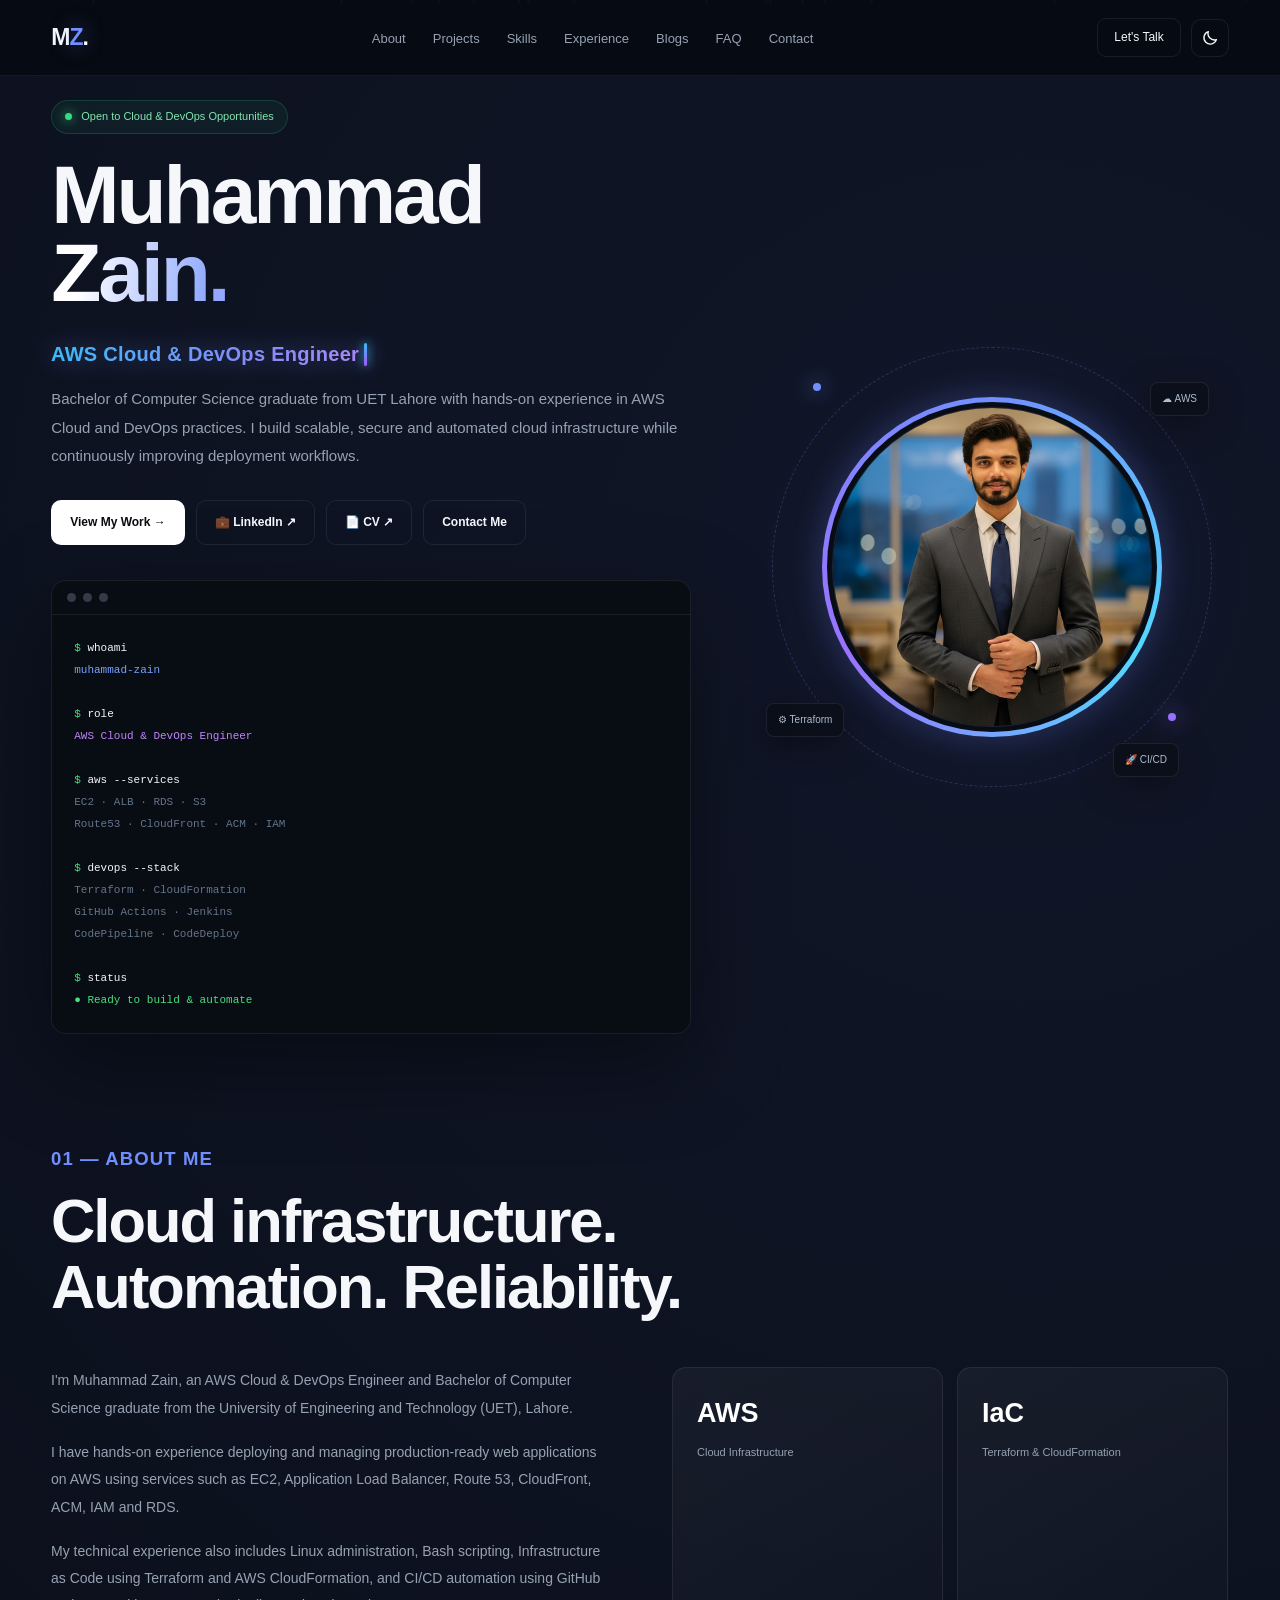
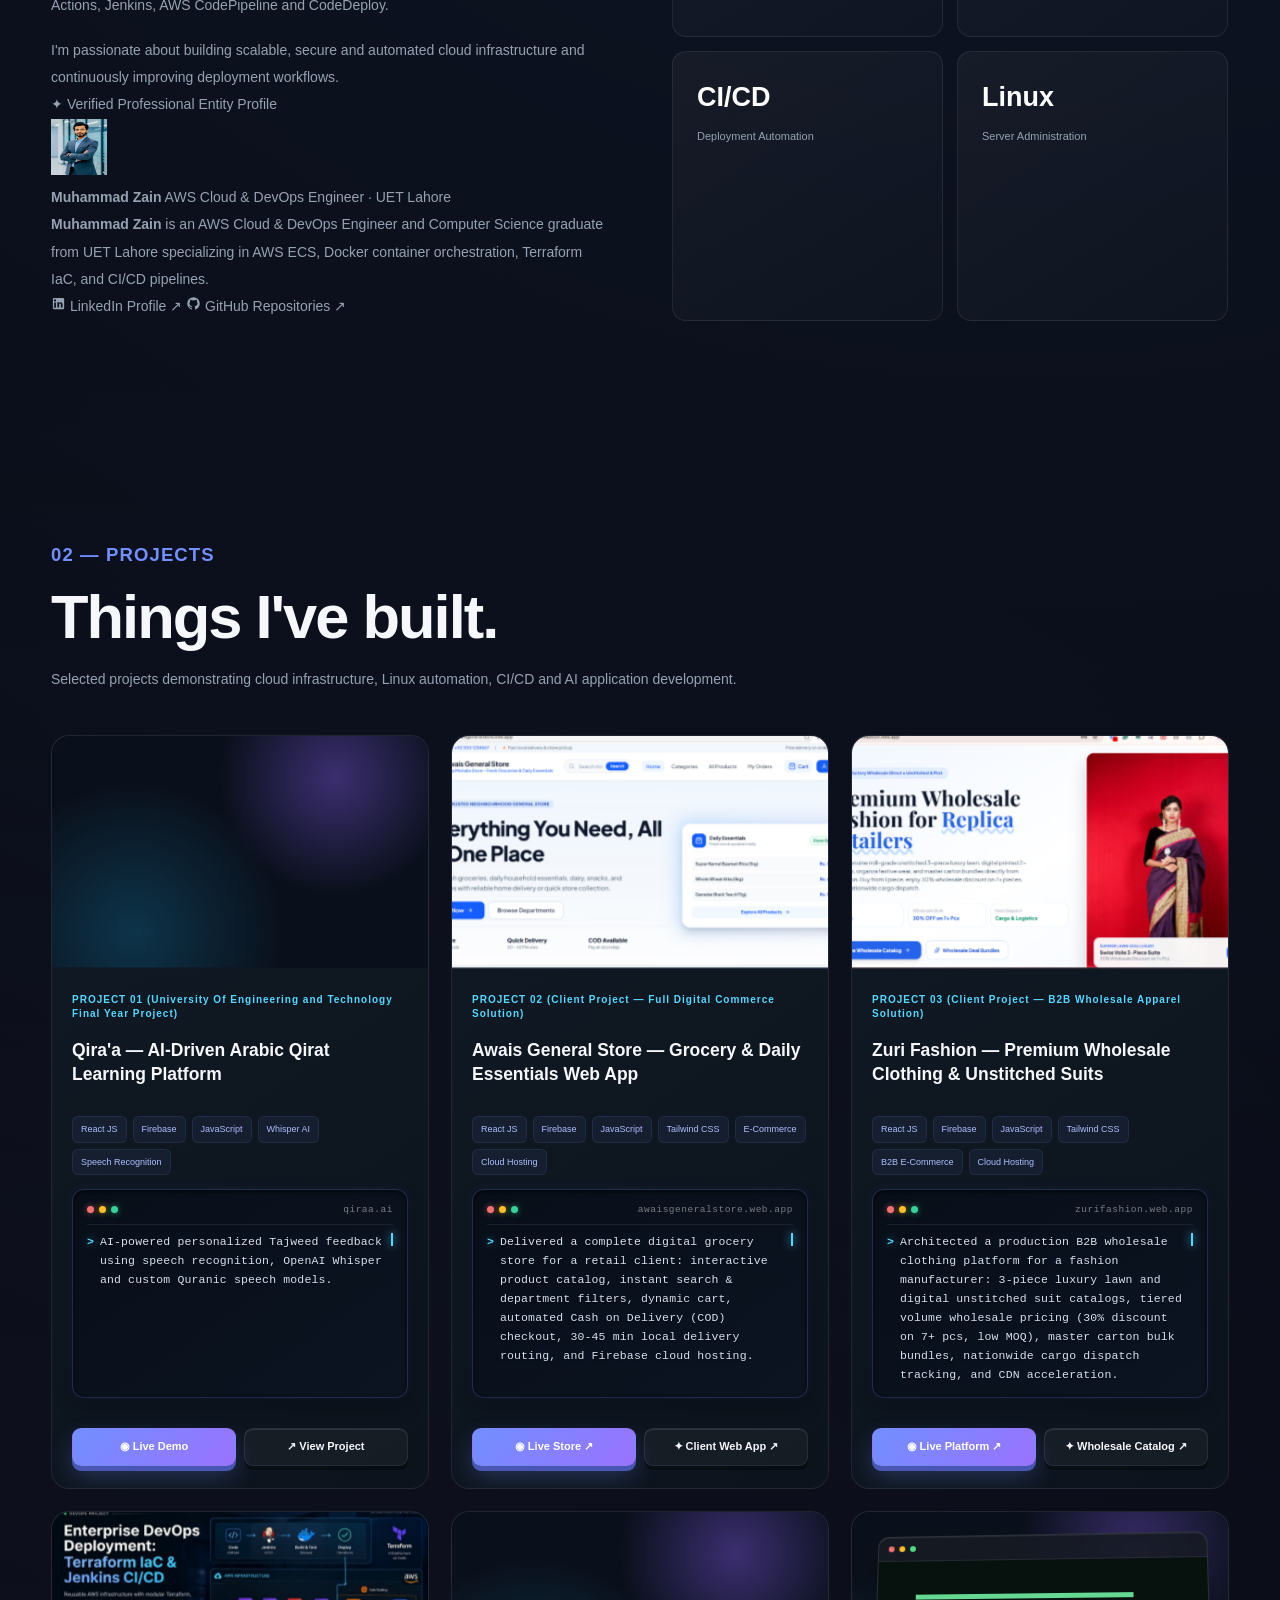
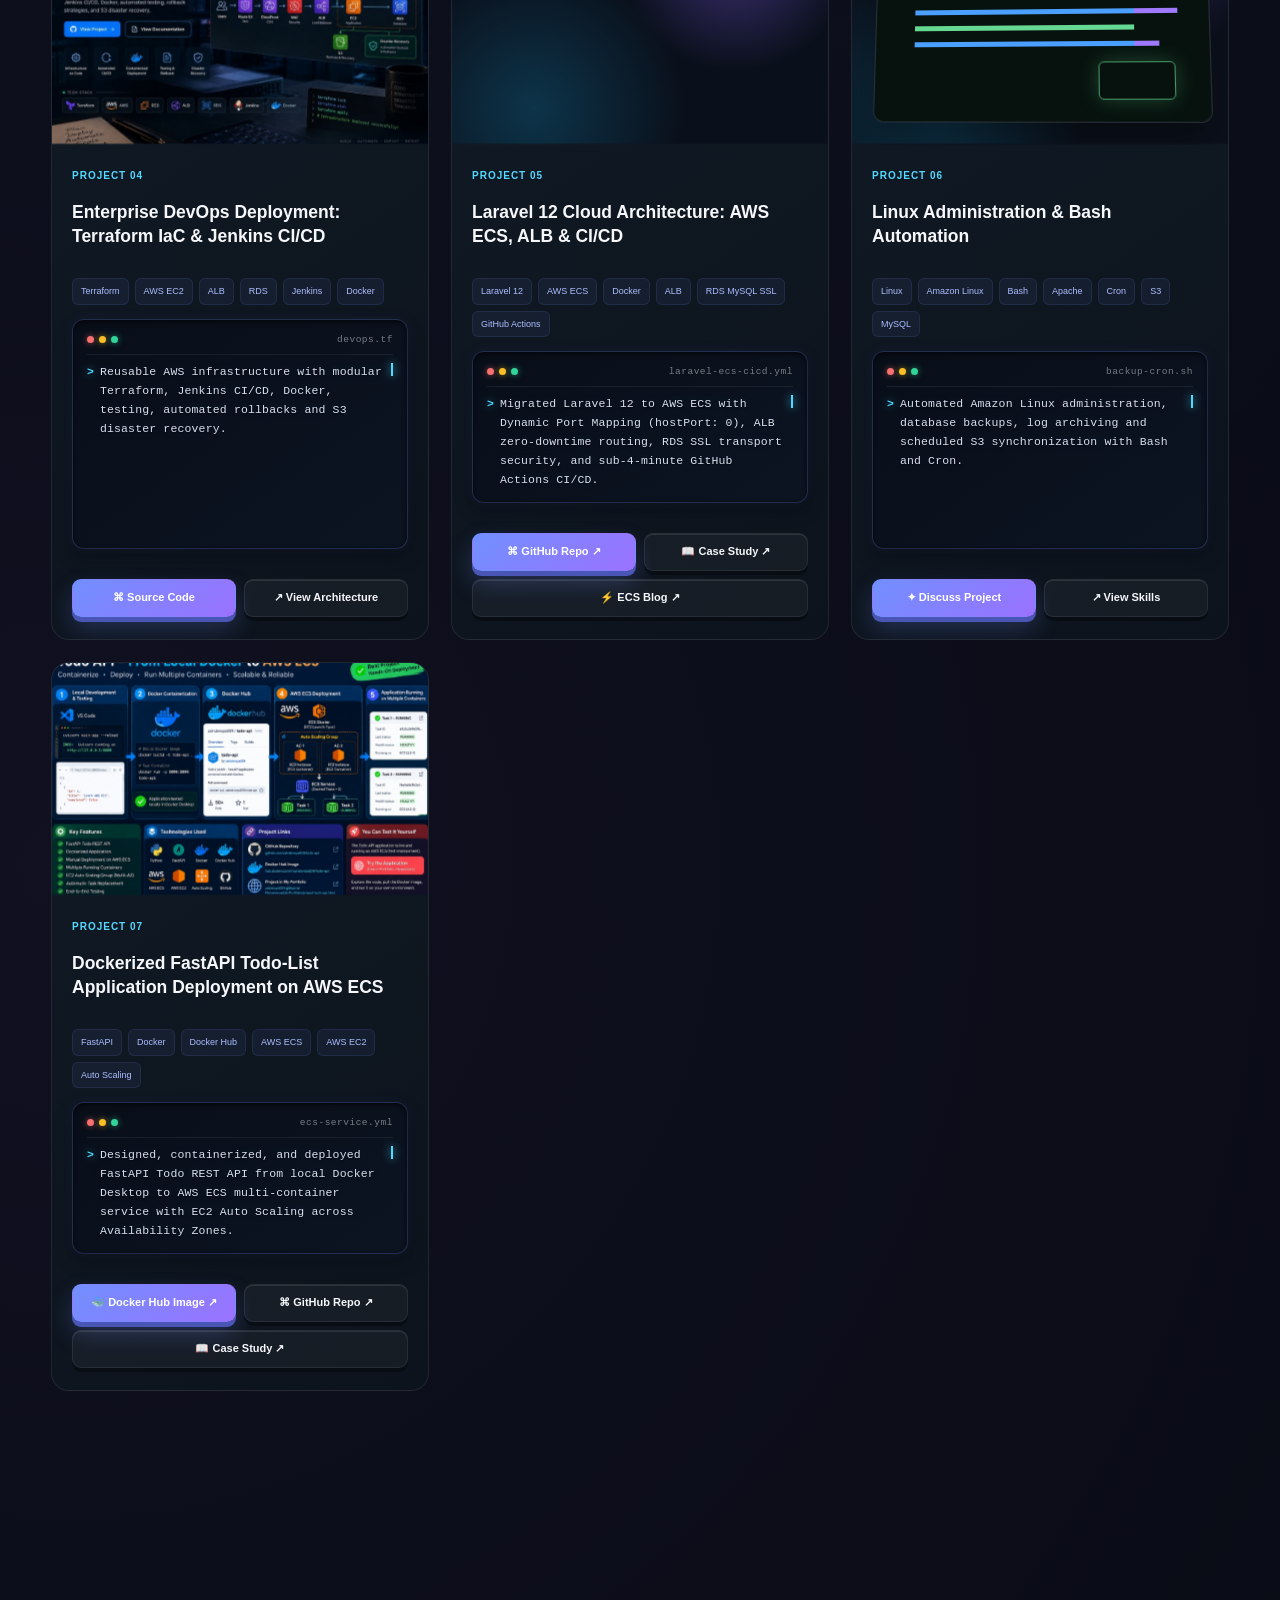
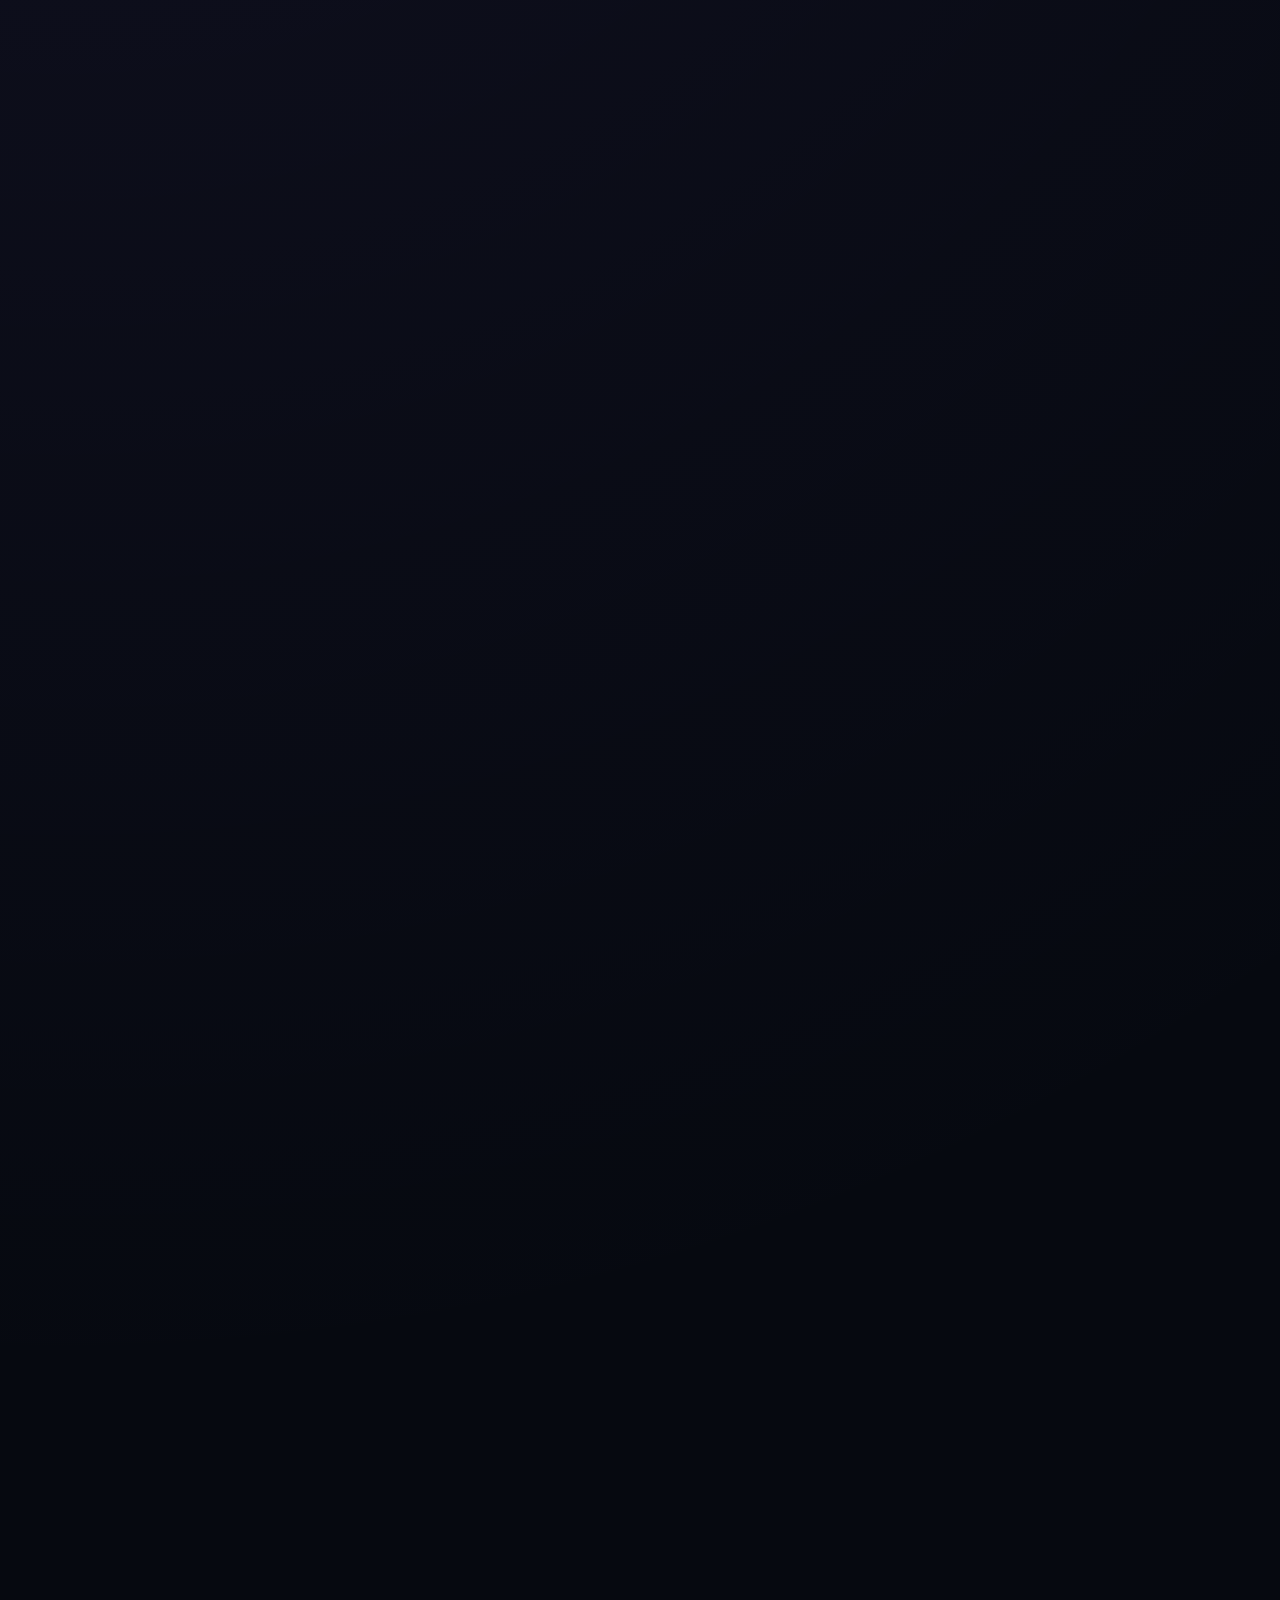
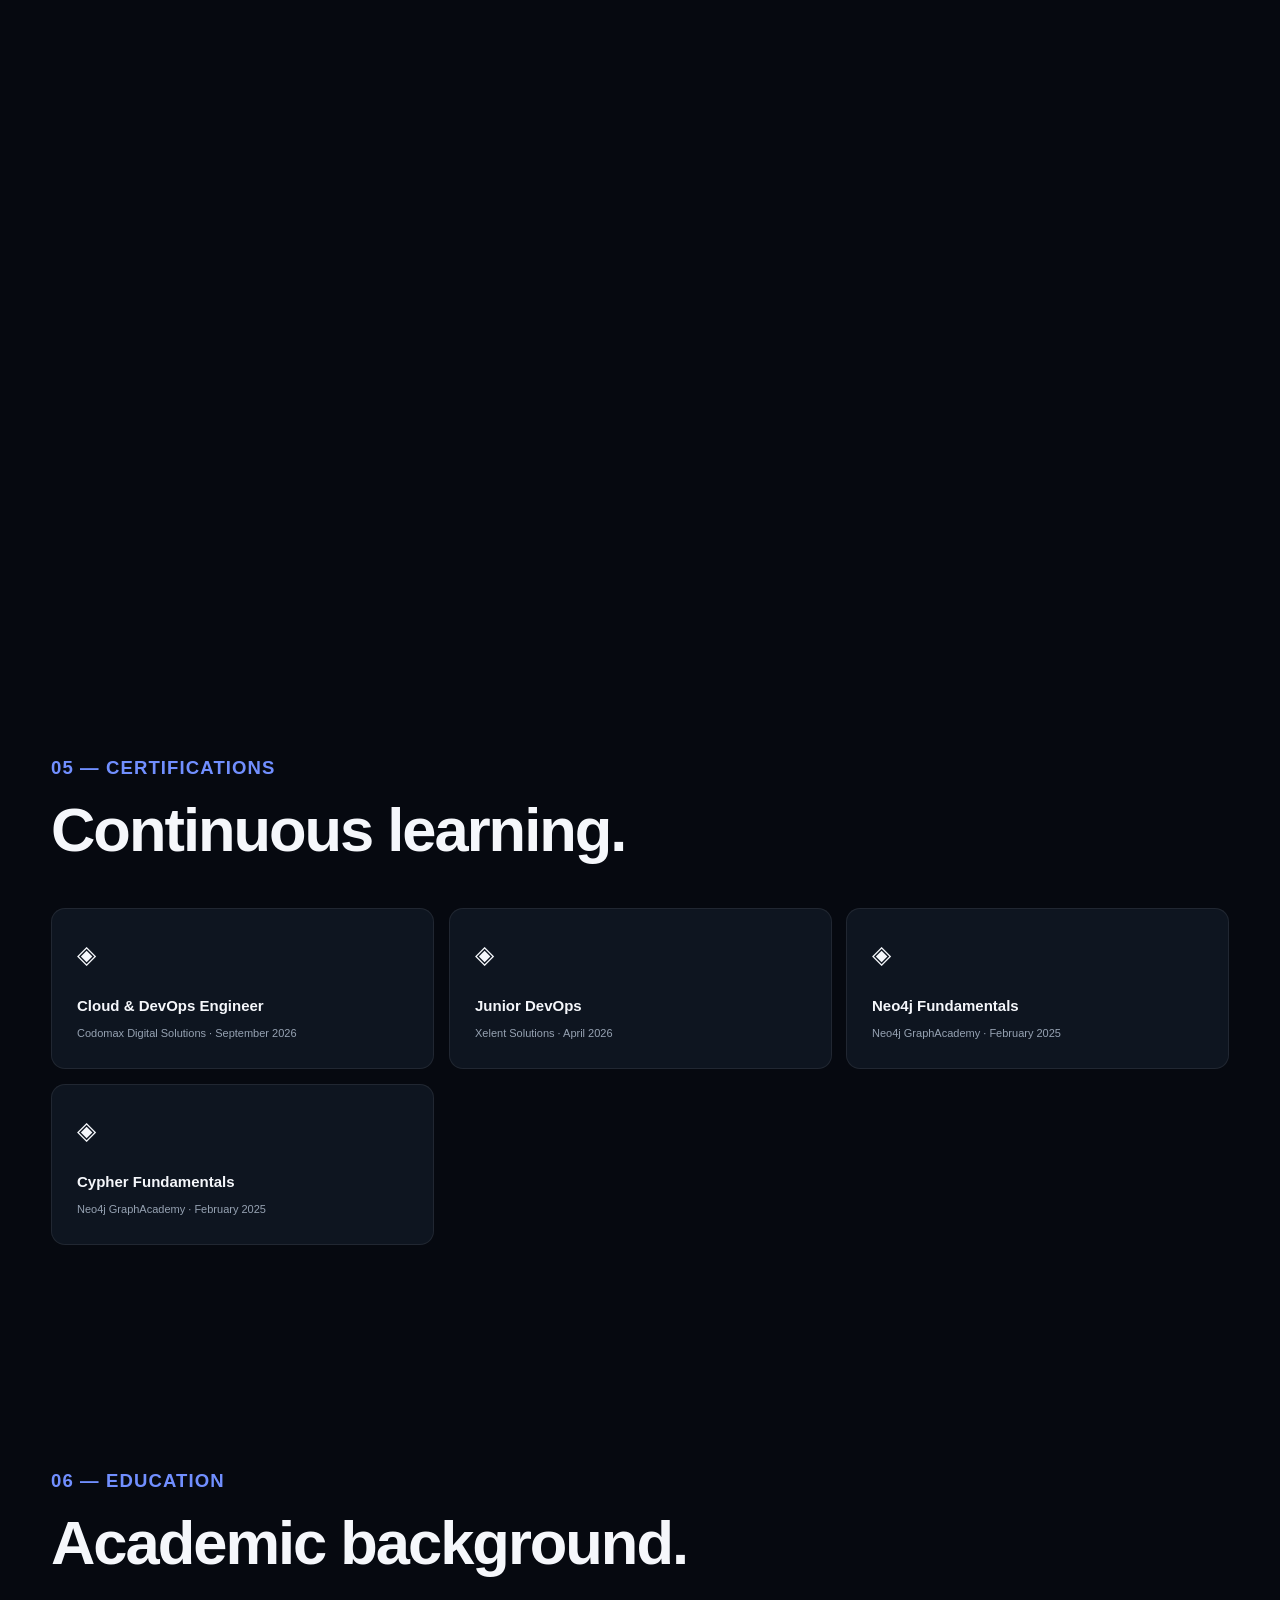
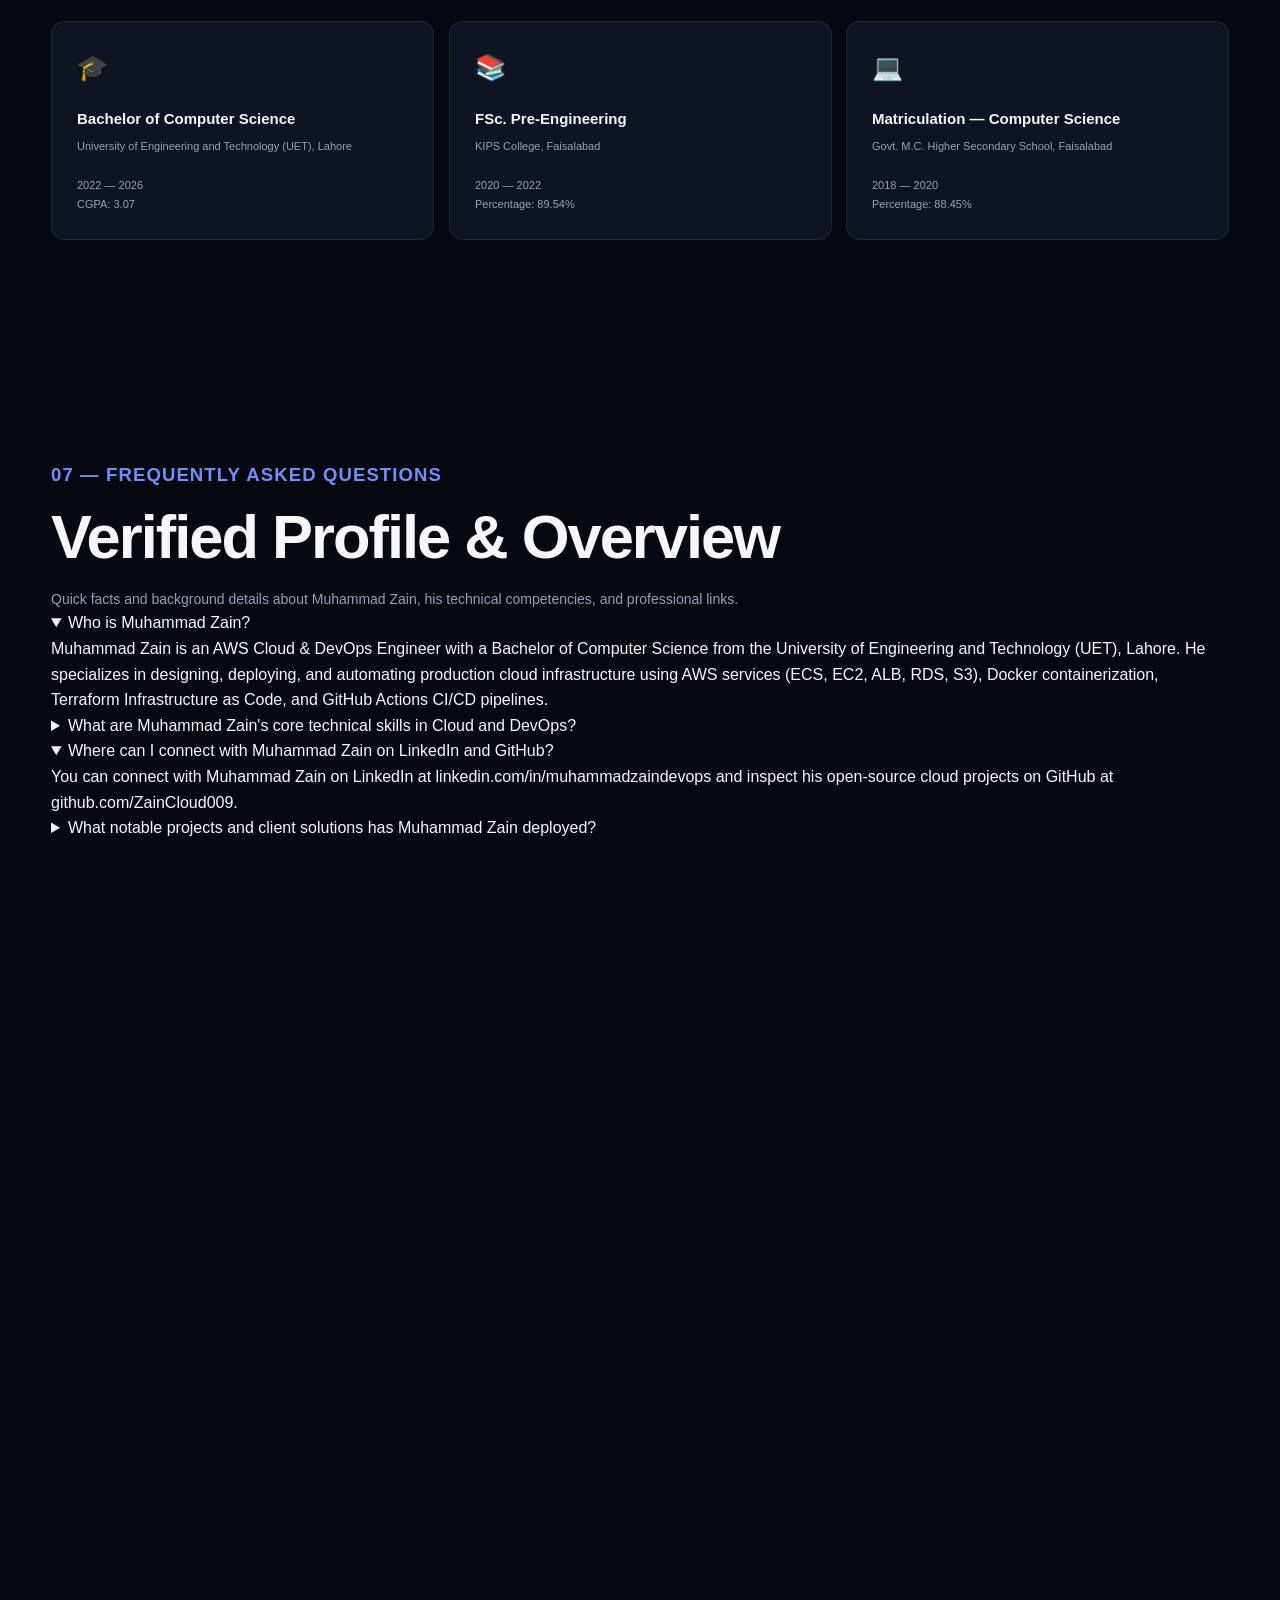
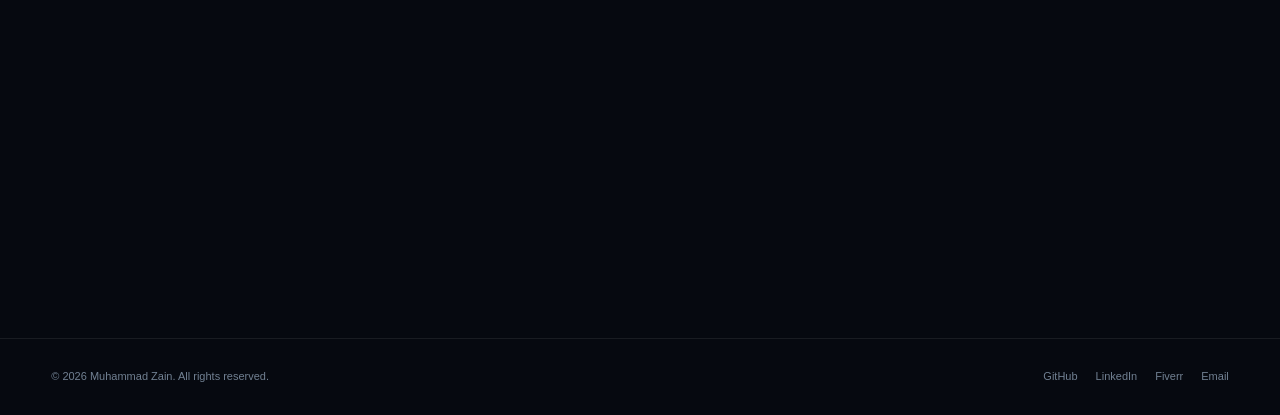
<file: index.html>
<!DOCTYPE html>
<html lang="en">
<head>

<!-- PRIMARY METADATA -->
<meta charset="UTF-8">
<meta name="viewport" content="width=device-width, initial-scale=1.0">
<meta name="theme-color" content="#060910">
<meta name="author" content="Muhammad Zain">
<meta name="robots" content="index, follow, max-snippet:-1, max-image-preview:large, max-video-preview:-1">
<meta name="googlebot" content="index, follow, max-snippet:-1, max-image-preview:large, max-video-preview:-1">

<title>Muhammad Zain | AWS Cloud & DevOps Engineer Portfolio</title>
<meta name="title" content="Muhammad Zain | AWS Cloud & DevOps Engineer Portfolio">
<meta name="description" content="Official portfolio of Muhammad Zain — AWS Cloud & DevOps Engineer. Specializing in AWS ECS, EC2, ALB, RDS, Docker container orchestration, Terraform IaC, Linux automation, and GitHub Actions CI/CD. Connect on LinkedIn: /in/muhammadzaindevops">
<meta name="keywords" content="Muhammad Zain, Muhammad Zain Portfolio, Muhammad Zain DevOps, Muhammad Zain AWS, Muhammad Zain Cloud Engineer, Muhammad Zain LinkedIn, Muhammad Zain GitHub, AWS ECS, Terraform IaC, Docker, CI/CD, UET Lahore">

<link rel="canonical" href="https://zaincloud009.github.io/MuhammadZainPortfolio/">

<!-- LLM & AI OVERVIEW DISCOVERY (llmstxt.org) -->
<link rel="alternate" type="text/markdown" href="https://zaincloud009.github.io/MuhammadZainPortfolio/llms.txt" title="LLM Context">

<!-- SITE ICONS & FAVICONS (GOOGLE SEARCH COMPLIANT) -->
<link rel="icon" type="image/png" sizes="48x48" href="https://zaincloud009.github.io/MuhammadZainPortfolio/favicon-48.png">
<link rel="icon" type="image/png" sizes="96x96" href="https://zaincloud009.github.io/MuhammadZainPortfolio/favicon-96.png">
<link rel="icon" type="image/png" sizes="192x192" href="https://zaincloud009.github.io/MuhammadZainPortfolio/favicon-192.png">
<link rel="icon" type="image/x-icon" href="https://zaincloud009.github.io/MuhammadZainPortfolio/favicon.ico">
<link rel="icon" type="image/png" sizes="32x32" href="https://zaincloud009.github.io/MuhammadZainPortfolio/favicon-32.png">
<link rel="shortcut icon" href="https://zaincloud009.github.io/MuhammadZainPortfolio/favicon.ico">
<link rel="apple-touch-icon" sizes="180x180" href="https://zaincloud009.github.io/MuhammadZainPortfolio/apple-touch-icon.png">

<!-- OPEN GRAPH / FACEBOOK / LINKEDIN -->
<meta property="og:type" content="profile">
<meta property="og:locale" content="en_US">
<meta property="og:url" content="https://zaincloud009.github.io/MuhammadZainPortfolio/">
<meta property="og:site_name" content="Muhammad Zain | AWS Cloud & DevOps Engineer">
<meta property="og:title" content="Muhammad Zain | AWS Cloud & DevOps Engineer Portfolio">
<meta property="og:description" content="Official portfolio of Muhammad Zain, AWS Cloud & DevOps Engineer and UET Lahore Computer Science graduate. Specializing in AWS ECS, Docker container orchestration, Terraform IaC, and automated CI/CD pipelines.">
<meta property="og:image" content="https://zaincloud009.github.io/MuhammadZainPortfolio/images/muhammadzain.png">
<meta property="og:image:secure_url" content="https://zaincloud009.github.io/MuhammadZainPortfolio/images/muhammadzain.png">
<meta property="og:image:type" content="image/png">
<meta property="og:image:width" content="584">
<meta property="og:image:height" content="800">
<meta property="og:image:alt" content="Muhammad Zain - AWS Cloud & DevOps Engineer Portfolio">
<meta property="og:image" content="https://zaincloud009.github.io/MuhammadZainPortfolio/images/muhammadzain-new.jpg">
<meta property="og:image:type" content="image/jpeg">
<meta property="og:image:width" content="747">
<meta property="og:image:height" content="1024">
<meta property="og:image:alt" content="Muhammad Zain Portrait - AWS Cloud & DevOps Engineer">
<meta property="og:image" content="https://zaincloud009.github.io/MuhammadZainPortfolio/images/site-icon.png">
<meta property="og:image:type" content="image/png">
<meta property="og:image:width" content="512">
<meta property="og:image:height" content="512">
<meta property="og:image:alt" content="Muhammad Zain Profile Icon">
<meta property="profile:first_name" content="Muhammad">
<meta property="profile:last_name" content="Zain">
<meta property="profile:username" content="muhammadzaindevops">

<!-- TWITTER CARD -->
<meta name="twitter:card" content="summary_large_image">
<meta name="twitter:url" content="https://zaincloud009.github.io/MuhammadZainPortfolio/">
<meta name="twitter:title" content="Muhammad Zain | AWS Cloud & DevOps Engineer">
<meta name="twitter:description" content="Official portfolio of Muhammad Zain, AWS Cloud & DevOps Engineer. Specializing in AWS ECS, Docker, Terraform IaC, and CI/CD pipelines.">
<meta name="twitter:image" content="https://zaincloud009.github.io/MuhammadZainPortfolio/images/muhammadzain.png">
<meta name="twitter:image:alt" content="Muhammad Zain - AWS Cloud & DevOps Engineer">
<meta name="twitter:creator" content="@ZainCloud009">

<!-- JSON-LD MULTI-ENTITY GRAPH (PERSON, PROFILEPAGE, WEBSITE, FAQPAGE) -->
<script type="application/ld+json">
{
  "@context": "https://schema.org",
  "@graph": [
    {
      "@type": "Person",
      "@id": "https://zaincloud009.github.io/MuhammadZainPortfolio/#person",
      "name": "Muhammad Zain",
      "givenName": "Muhammad",
      "familyName": "Zain",
      "alternateName": [
        "Zain",
        "Muhammad Zain DevOps",
        "Muhammad Zain Cloud",
        "ZainCloud009"
      ],
      "jobTitle": "AWS Cloud & DevOps Engineer",
      "gender": "https://schema.org/Male",
      "nationality": {
        "@type": "Country",
        "name": "Pakistan"
      },
      "url": "https://zaincloud009.github.io/MuhammadZainPortfolio/",
      "image": [
        {
          "@type": "ImageObject",
          "@id": "https://zaincloud009.github.io/MuhammadZainPortfolio/#image-profile",
          "url": "https://zaincloud009.github.io/MuhammadZainPortfolio/images/muhammadzain.png",
          "contentUrl": "https://zaincloud009.github.io/MuhammadZainPortfolio/images/muhammadzain.png",
          "caption": "Muhammad Zain - AWS Cloud & DevOps Engineer",
          "description": "Professional photograph of Muhammad Zain, AWS Cloud & DevOps Engineer and Computer Science graduate from UET Lahore",
          "width": 584,
          "height": 800,
          "representativeOfPage": true
        },
        {
          "@type": "ImageObject",
          "@id": "https://zaincloud009.github.io/MuhammadZainPortfolio/#image-portrait",
          "url": "https://zaincloud009.github.io/MuhammadZainPortfolio/images/muhammadzain-new.jpg",
          "contentUrl": "https://zaincloud009.github.io/MuhammadZainPortfolio/images/muhammadzain-new.jpg",
          "caption": "Muhammad Zain - Professional Portrait",
          "description": "Portrait photograph of Muhammad Zain, AWS Cloud and DevOps Automation Specialist",
          "width": 747,
          "height": 1024
        },
        {
          "@type": "ImageObject",
          "@id": "https://zaincloud009.github.io/MuhammadZainPortfolio/#image-icon",
          "url": "https://zaincloud009.github.io/MuhammadZainPortfolio/images/site-icon.png",
          "contentUrl": "https://zaincloud009.github.io/MuhammadZainPortfolio/images/site-icon.png",
          "caption": "Muhammad Zain Verified Avatar Icon",
          "width": 512,
          "height": 512
        }
      ],
      "description": "Muhammad Zain is an AWS Cloud & DevOps Engineer and Computer Science graduate from UET Lahore, specializing in AWS cloud infrastructure (ECS, EC2, ALB, RDS, S3), Docker container orchestration, Terraform Infrastructure as Code, Linux administration, and CI/CD pipelines.",
      "disambiguatingDescription": "Muhammad Zain is a Pakistani Cloud & DevOps Engineer and UET Lahore Computer Science graduate specializing in AWS cloud architecture, Docker, and CI/CD automation.",
      "email": "mailto:muhammadzain8489@gmail.com",
      "telephone": "+923247474009",
      "sameAs": [
        "https://www.linkedin.com/in/muhammadzaindevops/",
        "https://github.com/ZainCloud009",
        "https://github.com/zaindevops009",
        "https://hub.docker.com/r/zaindevops009",
        "https://www.fiverr.com/users/zain1238/"
      ],
      "alumniOf": {
        "@type": "EducationalOrganization",
        "name": "University of Engineering and Technology (UET), Lahore",
        "url": "https://uet.edu.pk"
      },
      "knowsAbout": [
        "Amazon Web Services (AWS)",
        "AWS Elastic Container Service (ECS)",
        "Docker",
        "Docker Hub",
        "DevOps",
        "Terraform",
        "CI/CD Pipelines",
        "GitHub Actions",
        "Linux Server Administration",
        "Bash Automation",
        "Application Load Balancer (ALB)",
        "AWS RDS MySQL",
        "FastAPI",
        "Python",
        "Laravel"
      ]
    },
    {
      "@type": "WebSite",
      "@id": "https://zaincloud009.github.io/MuhammadZainPortfolio/#website",
      "url": "https://zaincloud009.github.io/MuhammadZainPortfolio/",
      "name": "Muhammad Zain Portfolio",
      "alternateName": [
        "Muhammad Zain",
        "Muhammad Zain DevOps",
        "Muhammad Zain AWS",
        "ZainCloud009"
      ],
      "description": "Official portfolio of Muhammad Zain, AWS Cloud & DevOps Engineer.",
      "publisher": {
        "@id": "https://zaincloud009.github.io/MuhammadZainPortfolio/#person"
      },
      "inLanguage": "en"
    },
    {
      "@type": "ProfilePage",
      "@id": "https://zaincloud009.github.io/MuhammadZainPortfolio/#profilepage",
      "url": "https://zaincloud009.github.io/MuhammadZainPortfolio/",
      "name": "Muhammad Zain — Professional Profile & Cloud Portfolio",
      "isPartOf": {
        "@id": "https://zaincloud009.github.io/MuhammadZainPortfolio/#website"
      },
      "mainEntity": {
        "@id": "https://zaincloud009.github.io/MuhammadZainPortfolio/#person"
      },
      "primaryImageOfPage": {
        "@type": "ImageObject",
        "@id": "https://zaincloud009.github.io/MuhammadZainPortfolio/#image-profile",
        "url": "https://zaincloud009.github.io/MuhammadZainPortfolio/images/muhammadzain.png",
        "contentUrl": "https://zaincloud009.github.io/MuhammadZainPortfolio/images/muhammadzain.png",
        "caption": "Muhammad Zain - AWS Cloud & DevOps Engineer Portfolio",
        "width": 584,
        "height": 800
      }
    },
    {
      "@type": "FAQPage",
      "@id": "https://zaincloud009.github.io/MuhammadZainPortfolio/#faq",
      "mainEntity": [
        {
          "@type": "Question",
          "name": "Who is Muhammad Zain?",
          "acceptedAnswer": {
            "@type": "Answer",
            "text": "Muhammad Zain is an AWS Cloud & DevOps Engineer with a Bachelor of Computer Science from the University of Engineering and Technology (UET), Lahore. He specializes in designing, deploying, and automating production cloud infrastructure using AWS services (ECS, EC2, ALB, RDS, S3), Docker containerization, Terraform Infrastructure as Code, and GitHub Actions CI/CD pipelines."
          }
        },
        {
          "@type": "Question",
          "name": "What are Muhammad Zain's core technical skills in Cloud and DevOps?",
          "acceptedAnswer": {
            "@type": "Answer",
            "text": "Muhammad Zain's core technical skills include AWS Cloud Architecture (ECS EC2 launch type, ALB dynamic port mapping, RDS MySQL SSL, VPC, Route 53, CloudFront), Docker containerization, Docker Hub distribution, Terraform Infrastructure as Code, Linux server administration, Bash automation, and CI/CD pipelines with GitHub Actions."
          }
        },
        {
          "@type": "Question",
          "name": "Where can I connect with Muhammad Zain on LinkedIn and GitHub?",
          "acceptedAnswer": {
            "@type": "Answer",
            "text": "You can connect with Muhammad Zain on LinkedIn at https://www.linkedin.com/in/muhammadzaindevops/ and view his open-source code repositories on GitHub at https://github.com/ZainCloud009."
          }
        },
        {
          "@type": "Question",
          "name": "What notable projects and client solutions has Muhammad Zain deployed?",
          "acceptedAnswer": {
            "@type": "Answer",
            "text": "Muhammad Zain's featured engineering projects include: (1) Awais General Store — end-to-end digital grocery & daily essentials e-commerce web app for a retail client, (2) Zuri Fashion — enterprise B2B wholesale clothing web app with tiered volume pricing and nationwide cargo dispatch, (3) Dockerized FastAPI Todo-List Application deployed on AWS ECS with multi-container Auto Scaling across Availability Zones, (4) Laravel 12 Zero-Downtime Deployment on AWS ECS with dynamic port mapping (hostPort: 0) and ALB routing, and (5) Enterprise DevOps deployment using modular Terraform IaC, Jenkins CI/CD, and S3 disaster recovery."
          }
        }
      ]
    }
  ]
}
</script>

<style>

/* =========================================================
   RESET
========================================================= */

*{
    margin:0;
    padding:0;
    box-sizing:border-box;
}

html{
    scroll-behavior:smooth;
}

:root{
    --bg:#060910;
    --bg2:#0a0f18;
    --card:#0e1520;
    --card2:#101925;

    --border:rgba(255,255,255,.08);

    --text:#f5f7fb;
    --muted:#96a2b2;

    --primary:#718fff;
    --primary2:#9a72ff;

    --cyan:#54d8ff;
    --green:#36dc83;

    --white:#fff;
    --nav-bg:rgba(6,9,16,.82);

    --cursor-x:50%;
    --cursor-y:50%;
}

html[data-theme="light"]{
    --bg:#f5f7ff;
    --bg2:#edf1fb;
    --card:#ffffff;
    --card2:#f7f9ff;
    --border:rgba(31,48,81,.13);
    --text:#172033;
    --muted:#5f6c80;
    --primary:#526ee8;
    --primary2:#815ae8;
    --cyan:#1589b8;
    --green:#18995c;
    --white:#fff;
    --nav-bg:rgba(245,247,255,.84);
}

body{
    font-family:
        Inter,
        -apple-system,
        BlinkMacSystemFont,
        "Segoe UI",
        Roboto,
        Arial,
        sans-serif;

    color:var(--text);

    background:
        radial-gradient(
            circle at 80% 5%,
            rgba(113,143,255,.10),
            transparent 28%
        ),
        radial-gradient(
            circle at 5% 35%,
            rgba(154,114,255,.07),
            transparent 28%
        ),
        var(--bg);

    line-height:1.6;

    overflow-x:hidden;
}

a{
    color:inherit;
    text-decoration:none;
}

button,
a{
    -webkit-tap-highlight-color:transparent;
}

.container{
    width:min(1240px,92%);
    margin:auto;
}

section{
    padding:110px 0;
}

#skills,
#experience,
#certifications,
#education,
#contact,
#blogs{
    content-visibility:auto;
    contain-intrinsic-size:0 500px;
}


/* =========================================================
   CURSOR GLOW (DESKTOP ONLY)
========================================================= */

.cursor-glow{
    position:fixed;
    width:420px;
    height:420px;
    left:0;
    top:0;
    pointer-events:none;
    z-index:0;
    background:
        radial-gradient(
            circle,
            rgba(113,143,255,.12),
            transparent 65%
        );
    transform:translate3d(-500px, -500px, 0);
    will-change:transform;
    backface-visibility:hidden;
}

.cursor-dot{
    position:fixed;
    width:6px;
    height:6px;
    left:0;
    top:0;
    border-radius:50%;
    pointer-events:none;
    z-index:9999;
    background:#fff;
    box-shadow:
        0 0 12px rgba(113,143,255,.9),
        0 0 24px rgba(113,143,255,.5);
    transform:translate3d(-500px, -500px, 0);
    will-change:transform;
    backface-visibility:hidden;
}


/* =========================================================
   BACKGROUND GRID & PARTICLES
========================================================= */

.background-grid{
    position:fixed;
    inset:0;
    pointer-events:none;
    z-index:-2;
    opacity:.20;
    background-image:
        linear-gradient(
            rgba(255,255,255,.035) 1px,
            transparent 1px
        ),
        linear-gradient(
            90deg,
            rgba(255,255,255,.035) 1px,
            transparent 1px
        );
    background-size:55px 55px;
    mask-image:
        linear-gradient(
            to bottom,
            black,
            transparent 85%
        );
}

.particles{
    position:fixed;
    inset:0;
    pointer-events:none;
    z-index:-1;
    overflow:hidden;
}

.particle{
    position:absolute;
    width:3px;
    height:3px;
    border-radius:50%;
    background:rgba(143,166,255,.65);
    box-shadow:0 0 10px rgba(113,143,255,.6);
    animation:particleFloat linear infinite;
    will-change:transform;
}

@keyframes particleFloat{
    from{
        transform:translateY(110vh) translateX(0);
        opacity:0;
    }
    10%{ opacity:1; }
    90%{ opacity:1; }
    to{
        transform:translateY(-10vh) translateX(80px);
        opacity:0;
    }
}


/* =========================================================
   NAVBAR
========================================================= */

nav{
    position:fixed;
    top:0;
    left:0;
    right:0;
    height:76px;
    z-index:1000;
    background:var(--nav-bg);
    backdrop-filter:blur(20px);
    border-bottom:1px solid rgba(255,255,255,.06);
}

.nav-inner{
    height:100%;
    display:flex;
    align-items:center;
    justify-content:space-between;
}

.logo{
    font-size:23px;
    font-weight:800;
    letter-spacing:-1px;
}

.logo span{
    color:var(--primary);
    text-shadow:0 0 20px rgba(113,143,255,.6);
}

.nav-links{
    display:flex;
    gap:27px;
    list-style:none;
}

.nav-links a{
    position:relative;
    color:var(--muted);
    font-size:13px;
    transition:.25s;
}

.nav-links a::after{
    content:"";
    position:absolute;
    left:0;
    bottom:-7px;
    width:0;
    height:1px;
    background:linear-gradient(90deg, var(--primary), var(--primary2));
    transition:.3s;
}

.nav-links a:hover{
    color:white;
}

.nav-links a:hover::after{
    width:100%;
}

.nav-contact{
    padding:9px 16px;
    border:1px solid var(--border);
    border-radius:9px;
    font-size:12px;
    transition:.3s;
}

.nav-contact:hover{
    border-color:var(--primary);
    background:rgba(113,143,255,.09);
    box-shadow:0 0 25px rgba(113,143,255,.12);
}

.nav-actions{
    display:flex;
    align-items:center;
    gap:10px;
}

.theme-toggle,
.menu-toggle{
    width:38px;
    height:38px;
    display:inline-grid;
    place-items:center;
    border:1px solid var(--border);
    border-radius:10px;
    color:var(--text);
    background:transparent;
    cursor:pointer;
    transition:background .25s, border-color .25s, transform .25s;
}

.theme-toggle:hover,
.menu-toggle:hover{
    background:rgba(113,143,255,.12);
    border-color:var(--primary);
    transform:translateY(-2px);
}

.theme-toggle svg{
    width:18px;
    height:18px;
    fill:none;
    stroke:currentColor;
    stroke-width:1.8;
    stroke-linecap:round;
    stroke-linejoin:round;
}

.theme-toggle .moon-icon{ display:block; }
.theme-toggle .sun-icon{ display:none; }
html[data-theme="light"] .theme-toggle .moon-icon{ display:none; }
html[data-theme="light"] .theme-toggle .sun-icon{ display:block; }

.menu-toggle{
    display:none;
    font-size:21px;
    font-weight:700;
    line-height:1;
    letter-spacing:1px;
}

html[data-theme="light"] body{
    background:
        radial-gradient(circle at 80% 5%, rgba(82,110,232,.12), transparent 28%),
        radial-gradient(circle at 5% 35%, rgba(129,90,232,.08), transparent 28%),
        var(--bg);
}

html[data-theme="light"] .profile-image-wrap,
html[data-theme="light"] .terminal{
    background:#e9eef9;
}

html[data-theme="light"] .tech-float{
    background:rgba(255,255,255,.88);
    color:#45536a;
    box-shadow:0 10px 35px rgba(48,66,105,.14);
}

html[data-theme="light"] .skill,
html[data-theme="light"] .project{
    background:linear-gradient(145deg, #fff, #f1f4fb);
}

html[data-theme="light"] .stat{
    background:linear-gradient(145deg, #fff, #f4f6fc);
}

html[data-theme="light"] .experience{
    background:rgba(255,255,255,.72);
}

html[data-theme="light"] .experience:hover,
html[data-theme="light"] .stat:hover,
html[data-theme="light"] .skill:hover,
html[data-theme="light"] .project:hover,
html[data-theme="light"] .service:hover{
    background:linear-gradient(145deg, #fff, #eaf0ff) !important;
    box-shadow:0 18px 45px rgba(84,116,216,.16) !important;
}

html[data-theme="light"] .hero-role-text{
    background:linear-gradient(120deg, #0284c7 0%, #4f46e5 25%, #7c3aed 50%, #059669 75%, #0284c7 100%);
    background-size:300% 100%;
    -webkit-background-clip:text;
    -webkit-text-fill-color:transparent;
    filter:drop-shadow(0 2px 4px rgba(79,70,229,.2));
}

html[data-theme="light"] .hero-cursor{
    background:linear-gradient(180deg, #0284c7, #7c3aed);
    box-shadow:0 0 8px rgba(2,132,199,.5);
}

html[data-theme="light"] .experience-company{
    color:#3e4b60;
}

html[data-theme="light"] .stat strong{ color:var(--text); }


/* =========================================================
   HERO
========================================================= */

.hero{
    min-height:100vh;
    display:flex;
    align-items:center;
    padding-top:100px;
    position:relative;
}

.hero-grid{
    display:grid;
    grid-template-columns:1.15fr .85fr;
    gap:65px;
    align-items:center;
}

.hero-left{
    position:relative;
    z-index:2;
}

.availability{
    display:inline-flex;
    align-items:center;
    gap:9px;
    padding:7px 13px;
    border-radius:50px;
    color:#82e8af;
    background:rgba(54,220,131,.06);
    border:1px solid rgba(54,220,131,.18);
    font-size:11px;
    margin-bottom:22px;
    animation:badgePulse 3s ease-in-out infinite;
}

.status-dot{
    width:7px;
    height:7px;
    border-radius:50%;
    background:var(--green);
    box-shadow:0 0 12px var(--green);
}

@keyframes badgePulse{
    0%,100%{ box-shadow:0 0 0 rgba(54,220,131,0); }
    50%{ box-shadow:0 0 22px rgba(54,220,131,.20); }
}

.hero h1{
    font-size:clamp(40px,6.5vw,82px);
    line-height:.96;
    letter-spacing:-3px;
    margin-bottom:24px;
    animation:heroTitle .9s ease both;
}

@keyframes heroTitle{
    from{
        opacity:0;
        transform:translateY(30px);
        filter:blur(8px);
    }
    to{
        opacity:1;
        transform:translateY(0);
        filter:blur(0);
    }
}

.gradient{
    background:linear-gradient(100deg, #fff 10%, #91aaff 45%, #b18cff 90%);
    -webkit-background-clip:text;
    -webkit-text-fill-color:transparent;
    background-size:200% auto;
    animation:gradientMove 5s linear infinite;
}

@keyframes gradientMove{
    to{ background-position:200% center; }
}

@keyframes heroGradientShift{
    0%{ background-position:0% 50%; }
    50%{ background-position:100% 50%; }
    100%{ background-position:0% 50%; }
}

@keyframes heroRolePulse{
    0%, 100%{ transform:translate3d(0, 0, 0); }
    50%{ transform:translate3d(0, -3px, 0); }
}

@keyframes heroCursorBlink{
    0%, 45%{ opacity:1; }
    50%, 95%{ opacity:0; }
    100%{ opacity:1; }
}

.hero-role{
    display:inline-flex;
    align-items:center;
    flex-wrap:wrap;
    font-size:20px;
    font-weight:750;
    letter-spacing:.3px;
    margin-bottom:14px;
    min-height:34px;
    animation:fadeUp .9s .15s both, heroRolePulse 4s ease-in-out infinite 1.2s;
}

.hero-role-text{
    background:linear-gradient(120deg, #38bdf8 0%, #818cf8 25%, #c084fc 50%, #34d399 75%, #38bdf8 100%);
    background-size:250% 100%;
    -webkit-background-clip:text;
    -webkit-text-fill-color:transparent;
    animation:heroGradientShift 6s ease infinite;
    filter:drop-shadow(0 0 12px rgba(113,143,255,.45));
    display:inline-block;
    will-change:transform;
}

.hero-cursor{
    display:inline-block;
    width:3px;
    height:1.15em;
    vertical-align:-0.15em;
    margin-left:5px;
    background:linear-gradient(180deg, #38bdf8, #a855f7);
    border-radius:2px;
    box-shadow:0 0 10px #38bdf8, 0 0 20px #818cf8;
    animation:heroCursorBlink .8s ease-in-out infinite;
}

.hero-description{
    max-width:680px;
    color:var(--muted);
    font-size:15px;
    line-height:1.9;
    animation:fadeUp .9s .25s both;
}

@keyframes fadeUp{
    from{
        opacity:0;
        transform:translateY(18px);
    }
    to{
        opacity:1;
        transform:translateY(0);
    }
}

.hero-buttons{
    display:flex;
    gap:11px;
    margin-top:29px;
    flex-wrap:wrap;
    animation:fadeUp .9s .35s both;
}

.btn{
    display:inline-flex;
    align-items:center;
    justify-content:center;
    gap:8px;
    padding:12px 18px;
    border-radius:10px;
    font-size:12px;
    font-weight:650;
    border:1px solid var(--border);
    transition:transform .25s, box-shadow .25s, border-color .25s, background .25s;
    cursor:pointer;
}

.btn:hover{
    transform:translateY(-3px);
}

.btn:active{
    transform:scale(0.96);
}

.btn-primary{
    background:white;
    color:#080b10;
}

.btn-primary:hover{
    box-shadow:0 15px 40px rgba(255,255,255,.18);
}

.btn-secondary:hover{
    border-color:rgba(113,143,255,.65);
    background:rgba(113,143,255,.12);
    box-shadow:0 10px 35px rgba(113,143,255,.12);
}


/* =========================================================
   PROFILE PICTURE
========================================================= */

.profile-area{
    position:relative;
    display:flex;
    align-items:center;
    justify-content:center;
    min-height:450px;
    transform:translateY(-35px);
    animation:profileEntrance 1s .2s both;
}

@keyframes profileEntrance{
    from{
        opacity:0;
        transform:translateX(40px) scale(.92);
    }
    to{
        opacity:1;
        transform:translateX(0) scale(1);
    }
}

.profile-orbit{
    position:absolute;
    width:440px;
    height:440px;
    border-radius:50%;
    border:1px dashed rgba(113,143,255,.25);
    animation:orbitRotate 18s linear infinite;
}

.profile-orbit::before,
.profile-orbit::after{
    content:"";
    position:absolute;
    width:8px;
    height:8px;
    border-radius:50%;
    background:var(--primary);
    box-shadow:0 0 20px var(--primary);
}

.profile-orbit::before{
    top:35px;
    left:40px;
}

.profile-orbit::after{
    right:35px;
    bottom:65px;
    background:var(--primary2);
    box-shadow:0 0 20px var(--primary2);
}

@keyframes orbitRotate{
    to{ transform:rotate(360deg); }
}

.profile-glow{
    position:absolute;
    width:390px;
    height:390px;
    border-radius:50%;
    background:radial-gradient(circle, rgba(113,143,255,.23), rgba(154,114,255,.10) 45%, transparent 70%);
    filter:blur(12px);
    animation:profileGlow 4s ease-in-out infinite;
}

@keyframes profileGlow{
    0%,100%{ transform:scale(.96); opacity:.7; }
    50%{ transform:scale(1.06); opacity:1; }
}

.profile-ring{
    position:relative;
    width:340px;
    height:340px;
    border-radius:50%;
    padding:5px;
    background:conic-gradient(from 0deg, var(--primary), var(--cyan), var(--primary2), var(--primary));
    animation:ringRotate 8s linear infinite;
    box-shadow:0 0 35px rgba(113,143,255,.18), 0 0 100px rgba(113,143,255,.08);
}

@keyframes ringRotate{
    to{ transform:rotate(360deg); }
}

.profile-image-wrap{
    width:100%;
    height:100%;
    padding:5px;
    border-radius:50%;
    background:#080d15;
    animation:ringRotateReverse 8s linear infinite;
}

@keyframes ringRotateReverse{
    to{ transform:rotate(-360deg); }
}

.profile-image{
    width:100%;
    height:100%;
    display:block;
    object-fit:cover;
    object-position:center;
    border-radius:50%;
    filter:saturate(.95) contrast(1.04);
    border:1px solid rgba(255,255,255,.1);
}


/* =========================================================
   DEVOPS FLOATING LABELS
========================================================= */

.tech-float{
    position:absolute;
    padding:8px 11px;
    border:1px solid rgba(255,255,255,.08);
    border-radius:8px;
    background:rgba(10,15,24,.85);
    backdrop-filter:blur(10px);
    color:#aebbd0;
    font-size:10px;
    box-shadow:0 10px 35px rgba(0,0,0,.35);
    animation:techFloat 4s ease-in-out infinite;
}

.tech-aws{
    top:40px;
    right:20px;
}

.tech-terraform{
    bottom:55px;
    left:10px;
    animation-delay:1s;
}

.tech-cicd{
    bottom:15px;
    right:50px;
    animation-delay:2s;
}

@keyframes techFloat{
    0%,100%{ transform:translateY(0); }
    50%{ transform:translateY(-10px); }
}


/* =========================================================
   TERMINAL
========================================================= */

.terminal{
    margin-top:35px;
    background:#080c13;
    border:1px solid var(--border);
    border-radius:15px;
    overflow:hidden;
    box-shadow:0 30px 90px rgba(0,0,0,.4);
}

.terminal-top{
    padding:12px 15px;
    display:flex;
    gap:7px;
    border-bottom:1px solid var(--border);
}

.terminal-top i{
    width:9px;
    height:9px;
    border-radius:50%;
    background:#333b49;
}

.terminal-body{
    padding:22px;
    font-family:"SFMono-Regular", Consolas, monospace;
    font-size:11px;
    line-height:2;
}

.green{ color:#4ade80; }
.blue{ color:#7aa2ff; }
.purple{ color:#c084fc; }
.gray{ color:#64748b; }


/* =========================================================
   GENERAL SECTIONS
========================================================= */

.section-label{
    color:var(--primary);
    font-size:clamp(15px,1.45vw,20px);
    font-weight:800;
    text-transform:uppercase;
    letter-spacing:1.1px;
    margin-bottom:14px;
}

.section-title{
    font-size:clamp(38px,4.8vw,64px);
    line-height:1.08;
    letter-spacing:-2px;
    margin-bottom:18px;
}

/* Larger, individually animated headings for sections 01–06. */
.reveal .section-label,
.reveal .section-title{
    opacity:0;
}

.reveal.active .section-label{
    animation:sectionLabelIn .65s .12s cubic-bezier(.16,1,.3,1) forwards;
}

.reveal.active .section-title{
    animation:sectionTitleIn .8s .2s cubic-bezier(.16,1,.3,1) forwards;
}

@keyframes sectionLabelIn{
    from{ opacity:0; transform:translateX(-24px); letter-spacing:5px; }
    to{ opacity:1; transform:translateX(0); letter-spacing:1.1px; }
}

@keyframes sectionTitleIn{
    from{ opacity:0; transform:translateY(28px) scale(.96); filter:blur(7px); }
    to{ opacity:1; transform:translateY(0) scale(1); filter:blur(0); }
}

.section-description{
    max-width:700px;
    color:var(--muted);
    font-size:14px;
}


/* =========================================================
   ABOUT
========================================================= */

.about-grid{
    display:grid;
    grid-template-columns:1fr 1fr;
    gap:65px;
    margin-top:47px;
}

.about-text{
    color:var(--muted);
    font-size:14px;
    line-height:1.95;
}

.about-text p + p{
    margin-top:17px;
}

.stats{
    display:grid;
    grid-template-columns:1fr 1fr;
    gap:14px;
}


/* =========================================================
   UNIVERSAL INTERACTIVE BLOCK / CARD STYLING
========================================================= */

.stat,
.skill,
.project,
.service,
.experience{
    position:relative;
    overflow:hidden;
    cursor:pointer;
    transition:transform .32s cubic-bezier(0.16, 1, 0.3, 1),
               border-color .32s ease,
               box-shadow .32s ease,
               background .32s ease;
    will-change:transform;
}

/* Subtle open arrow icon indicating clickability */
.stat::after,
.skill::after,
.project::after,
.service::after{
    content:"↗";
    position:absolute;
    top:16px;
    right:16px;
    font-size:14px;
    font-weight:700;
    color:var(--cyan);
    opacity:0;
    transform:translate(-6px, 6px);
    transition:opacity .3s ease, transform .3s ease;
    pointer-events:none;
}

.stat:hover::after,
.skill:hover::after,
.project:hover::after,
.service:hover::after{
    opacity:1;
    transform:translate(0, 0);
}

/* Hover effects */
.stat:hover,
.skill:hover,
.project:hover,
.service:hover{
    transform:translateY(-8px) scale(1.02);
    border-color:rgba(84,216,255,.55) !important;
    background:linear-gradient(145deg, #131d2e, #0e1622) !important;
    box-shadow:0 18px 45px rgba(84,216,255,.14),
               0 0 30px rgba(113,143,255,.18) !important;
}

/* Active click press feeling */
.stat:active,
.skill:active,
.project:active,
.service:active,
.experience:active{
    transform:scale(0.98);
}

/* Specific card baseline paddings & borders */
.stat{
    padding:24px;
    background:linear-gradient(145deg, rgba(255,255,255,.045), rgba(255,255,255,.015));
    border:1px solid var(--border);
    border-radius:14px;
}

.stat strong{
    display:block;
    font-size:27px;
    margin-bottom:3px;
    color:#fff;
}

.stat span{
    color:var(--muted);
    font-size:11px;
}

.skills-grid{
    margin-top:45px;
    display:grid;
    grid-template-columns:repeat(4,1fr);
    gap:14px;
}

.skill{
    padding:21px;
    background:linear-gradient(145deg, #101823, #0c131c);
    border:1px solid var(--border);
    border-radius:13px;
}

.skill-icon{
    font-size:25px;
    margin-bottom:11px;
    display:inline-block;
    transition:.35s;
}

.skill:hover .skill-icon{
    transform:translateY(-3px) scale(1.15) rotate(4deg);
}

.skill h3{
    font-size:14px;
    margin-bottom:5px;
}

.skill p{
    color:var(--muted);
    font-size:10.5px;
    line-height:1.65;
}

.projects{
    margin-top:45px;
    display:grid;
    grid-template-columns:repeat(3,1fr);
    gap:22px;
}

.project{
    display:flex;
    flex-direction:column;
    padding:0 0 22px;
    background:linear-gradient(145deg, #111a25, #0c131c);
    border:1px solid var(--border);
    border-radius:18px;
    transform-style:preserve-3d;
    perspective:1200px;
    min-height:100%;
    cursor:pointer;
    transition:transform .4s cubic-bezier(.16,1,.3,1), background .4s, border-color .4s, box-shadow .4s;
}

.project::after{
    display:none;
}

.project:hover{
    transform:perspective(1200px) rotateX(3deg) rotateY(-2deg) translateY(-10px) !important;
    background:linear-gradient(145deg, #16233a, #0d1625) !important;
    border-color:rgba(113,143,255,.45);
    box-shadow:0 24px 45px rgba(0,0,0,.35), 0 0 28px rgba(113,143,255,.14);
}

.project-content{
    display:flex;
    flex-direction:column;
    flex:1;
    padding:22px 20px 0;
}

.project-visual{
    position:relative;
    height:auto;
    aspect-ratio:16 / 10;
    overflow:hidden;
    isolation:isolate;
    border-radius:17px 17px 0 0;
    border-bottom:1px solid var(--border);
    background:#0a101b;
    transform:translateZ(18px);
}

.project-image{
    position:absolute;
    inset:0;
    z-index:1;
    width:100%;
    height:100%;
    display:block;
    object-fit:cover;
    object-position:center;
    transition:transform .6s cubic-bezier(.16,1,.3,1), filter .4s ease;
}

.project:hover .project-image{
    transform:scale(1.055);
    filter:saturate(1.08) contrast(1.03);
}

.project-visual::before{
    content:"";
    position:absolute;
    inset:0;
    z-index:-1;
    background:radial-gradient(circle at 75% 20%, rgba(129,90,232,.42), transparent 34%), radial-gradient(circle at 22% 85%, rgba(21,137,184,.3), transparent 42%);
}

.mockup-window{
    position:absolute;
    inset:25px 23px 22px;
    overflow:hidden;
    border:1px solid rgba(255,255,255,.15);
    border-radius:11px;
    background:rgba(6,11,20,.9);
    box-shadow:0 18px 38px rgba(0,0,0,.38), inset 0 1px rgba(255,255,255,.08);
    transform:perspective(650px) rotateX(7deg) rotateY(-4deg);
    transition:transform .45s cubic-bezier(.16,1,.3,1), box-shadow .45s;
}

.project:hover .mockup-window{
    transform:perspective(650px) rotateX(1deg) rotateY(0) translateY(-5px);
    box-shadow:0 25px 42px rgba(0,0,0,.45), 0 0 28px rgba(113,143,255,.26);
}

.mockup-bar{
    display:flex;
    align-items:center;
    gap:5px;
    height:25px;
    padding:0 10px;
    background:rgba(255,255,255,.055);
    border-bottom:1px solid rgba(255,255,255,.07);
}

.mockup-bar i{
    width:6px;
    height:6px;
    border-radius:50%;
    background:#f87171;
}

.mockup-bar i:nth-child(2){ background:#fbbf24; }
.mockup-bar i:nth-child(3){ background:#4ade80; }

.mockup-screen{
    position:relative;
    height:calc(100% - 25px);
    overflow:hidden;
}

.mockup-screen::before,
.mockup-screen::after{
    content:"";
    position:absolute;
}

.visual-qiraa .mockup-screen{
    background:linear-gradient(145deg, #141136, #071b29);
}

.visual-qiraa .mockup-screen::before{
    width:68%;
    height:58%;
    left:16%;
    top:20%;
    border-radius:12px;
    border:1px solid rgba(174,137,255,.6);
    background:repeating-linear-gradient(90deg, transparent 0 11px, rgba(91,219,255,.18) 12px 14px), linear-gradient(180deg, rgba(113,143,255,.25), rgba(129,90,232,.08));
    box-shadow:0 0 32px rgba(137,97,255,.34);
}

.visual-qiraa .mockup-screen::after{
    left:28%;
    bottom:21%;
    width:45%;
    height:2px;
    background:#74e0ff;
    box-shadow:-12px -13px 0 #a182ff, 12px 10px 0 #74e0ff, 25px -8px 0 #a182ff, -27px 8px 0 #74e0ff;
}

.visual-awais{
    background:linear-gradient(135deg, #07172c, #0d2847);
}

.visual-zuri{
    background:linear-gradient(135deg, #2a0b14, #180712);
}

.visual-devops .mockup-screen{
    background:linear-gradient(135deg, #081b27, #12263d);
}

.visual-devops .mockup-screen::before{
    inset:17% 13%;
    border-radius:10px;
    background:linear-gradient(90deg, rgba(71,214,255,.8) 0 19%, transparent 19% 24%, rgba(129,90,232,.84) 24% 46%, transparent 46% 51%, rgba(59,220,139,.82) 51% 75%, transparent 75% 80%, rgba(71,214,255,.65) 80% 100%);
    opacity:.8;
    filter:drop-shadow(0 0 14px rgba(84,216,255,.3));
}

.visual-devops .mockup-screen::after{
    width:68%;
    height:1px;
    left:16%;
    top:50%;
    background:rgba(218,239,255,.7);
    box-shadow:0 -18px 0 rgba(218,239,255,.25), 0 18px 0 rgba(218,239,255,.25);
}

.visual-laravel .mockup-screen{
    background:linear-gradient(135deg, #17213b, #0b2c30);
}

.visual-laravel .mockup-screen::before{
    left:12%;
    top:15%;
    width:35%;
    height:71%;
    border-radius:7px;
    background:linear-gradient(#fb7185 0 18%, rgba(255,255,255,.16) 18% 27%, transparent 27% 40%, rgba(255,255,255,.1) 40% 47%, transparent 47% 62%, rgba(255,255,255,.1) 62% 69%, transparent 69%);
}

.visual-laravel .mockup-screen::after{
    right:12%;
    top:22%;
    width:39%;
    height:56%;
    border-radius:9px;
    background:linear-gradient(145deg, rgba(74,222,128,.8), rgba(21,137,184,.78));
    box-shadow:0 0 0 8px rgba(255,255,255,.07), 0 0 26px rgba(74,222,128,.28);
}

.visual-linux .mockup-screen{
    padding:15px;
    background:#07120e;
}

.visual-linux .mockup-screen::before{
    top:21%;
    left:12%;
    width:66%;
    height:5px;
    background:#65d891;
    box-shadow:0 16px 0 #4a9fff, 0 32px 0 #65d891, 0 48px 0 #4a9fff, 42px 16px 0 #9f79ff, 24px 48px 0 #9f79ff;
}

.visual-linux .mockup-screen::after{
    right:10%;
    bottom:13%;
    width:22%;
    height:22%;
    border:1px solid rgba(101,216,145,.68);
    border-radius:5px;
    box-shadow:0 0 19px rgba(101,216,145,.26);
}

/* VISUAL TODO / DOCKER MOCKUP */
.visual-todo .mockup-screen{
    padding:11px 13px;
    background:linear-gradient(135deg, #07101e, #0b1c30);
    display:flex;
    flex-direction:column;
    justify-content:center;
}

.mockup-bar-title{
    margin-left:auto;
    font-size:8.5px;
    color:rgba(255,255,255,.45);
    font-family:ui-monospace, SFMono-Regular, Menlo, Monaco, Consolas, monospace;
}

.todo-mockup-body{
    display:flex;
    flex-direction:column;
    gap:7px;
    font-family:ui-monospace, SFMono-Regular, Menlo, Monaco, Consolas, monospace;
}

.todo-badge-row{
    display:flex;
    align-items:center;
    gap:6px;
}

.todo-pill{
    font-size:8.5px;
    font-weight:700;
    padding:2px 7px;
    border-radius:4px;
    letter-spacing:.3px;
}

.pill-docker{
    background:rgba(13,110,253,.2);
    color:#58a6ff;
    border:1px solid rgba(88,166,255,.35);
}

.pill-green{
    background:rgba(46,160,67,.2);
    color:#3fb950;
    border:1px solid rgba(63,185,80,.35);
}

.todo-code-preview{
    background:rgba(0,0,0,.5);
    border:1px solid rgba(255,255,255,.08);
    border-radius:6px;
    padding:6px 8px;
    font-size:8.5px;
    line-height:1.45;
    color:#c9d1d9;
    overflow:hidden;
}

.todo-code-preview .t-kw{ color:#ff7b72; font-weight:700; }
.todo-code-preview .t-str{ color:#a5d6ff; }

.todo-pipeline-bar{
    display:flex;
    align-items:center;
    gap:4px;
    font-size:8px;
    margin-top:2px;
}

.pipe-step{
    padding:2px 5px;
    border-radius:3px;
    background:rgba(255,255,255,.06);
    color:#8b949e;
}

.pipe-step.done{
    background:rgba(56,139,253,.15);
    color:#79c0ff;
    border:1px solid rgba(56,139,253,.3);
}

.pipe-arrow{
    color:#58a6ff;
    font-size:9px;
}

html[data-theme="light"] .visual-todo .mockup-screen{
    background:linear-gradient(135deg, #f0f4fc, #e2eaf8);
}

html[data-theme="light"] .mockup-bar-title{
    color:rgba(0,0,0,.5);
}

html[data-theme="light"] .todo-code-preview{
    background:#ffffff;
    color:#1f2937;
    border-color:rgba(0,0,0,.08);
}

.project-number{
    margin-bottom:8px;
    font-size:10px;
    line-height:1.4;
    letter-spacing:1px;
    color:var(--cyan);
    font-weight:750;
}

.project h3{
    position:relative;
    font-size:17.5px;
    line-height:1.35;
    margin-bottom:12px;
    transform:translateZ(14px);
}

/* 3D TYPING TERMINAL DESCRIPTION BOX */
.project-desc-3d{
    position:relative;
    display:flex;
    flex-direction:column;
    flex:1;
    margin-top:14px;
    margin-bottom:16px;
    padding:12px 14px;
    background:linear-gradient(145deg, rgba(8, 14, 24, 0.9), rgba(12, 20, 34, 0.9));
    border:1px solid rgba(113, 143, 255, 0.22);
    border-radius:12px;
    box-shadow:inset 0 2px 5px rgba(0, 0, 0, 0.6), 0 8px 18px rgba(0, 0, 0, 0.25), 0 0 14px rgba(113, 143, 255, 0.08);
    transform:translateZ(22px);
    transform-style:preserve-3d;
    transition:all .35s cubic-bezier(.16,1,.3,1);
    min-height:98px;
}

.project:hover .project-desc-3d{
    border-color:rgba(84, 216, 255, 0.45);
    box-shadow:inset 0 2px 6px rgba(0, 0, 0, 0.7), 0 12px 24px rgba(0, 0, 0, 0.35), 0 0 22px rgba(84, 216, 255, 0.22);
    transform:translateZ(28px);
}

.project-desc-header{
    display:flex;
    align-items:center;
    gap:5px;
    padding-bottom:7px;
    margin-bottom:8px;
    border-bottom:1px solid rgba(255, 255, 255, 0.07);
}

.desc-dot{
    width:7px;
    height:7px;
    border-radius:50%;
    display:inline-block;
}

.desc-dot.red{ background:#f87171; box-shadow:0 0 6px rgba(248,113,113,.6); }
.desc-dot.yellow{ background:#fbbf24; box-shadow:0 0 6px rgba(251,191,36,.6); }
.desc-dot.green{ background:#34d399; box-shadow:0 0 6px rgba(52,211,153,.6); }

.desc-terminal-title{
    margin-left:auto;
    font-size:9.5px;
    font-family:ui-monospace, SFMono-Regular, Menlo, Monaco, Consolas, monospace;
    color:rgba(255, 255, 255, 0.45);
    letter-spacing:.5px;
}

.project-desc-body{
    display:flex;
    align-items:flex-start;
    gap:6px;
    font-family:ui-monospace, SFMono-Regular, Menlo, Monaco, Consolas, monospace;
    font-size:11.5px;
    line-height:1.65;
}

.desc-prompt{
    color:var(--cyan);
    font-weight:700;
    user-select:none;
    flex-shrink:0;
    text-shadow:0 0 8px rgba(84,216,255,.6);
}

.project-desc-text{
    color:#d8e2ef;
    letter-spacing:.15px;
    margin:0;
    min-height:auto;
    text-shadow:0 1px 2px rgba(0, 0, 0, 0.8), 0 0 8px rgba(113, 143, 255, 0.2);
    word-break:break-word;
}

.desc-cursor{
    display:inline-block;
    width:2px;
    height:1.15em;
    vertical-align:-0.15em;
    background:var(--cyan);
    box-shadow:0 0 8px var(--cyan);
    animation:descCursorBlink .7s infinite;
    flex-shrink:0;
}

@keyframes descCursorBlink{
    0%, 49%{ opacity:1; }
    50%, 100%{ opacity:0; }
}

.project-actions{
    display:flex;
    flex-wrap:wrap;
    gap:8px;
    margin-top:auto;
    padding-top:14px;
    transform:translateZ(16px);
}

.project-action{
    display:inline-flex;
    align-items:center;
    justify-content:center;
    gap:7px;
    min-height:38px;
    padding:9px 12px;
    border:1px solid var(--border);
    border-radius:9px;
    font-size:11px;
    font-weight:750;
    color:var(--text);
    background:rgba(255,255,255,.04);
    box-shadow:0 4px 0 rgba(0,0,0,.34), inset 0 1px rgba(255,255,255,.1);
    transition:transform .22s ease, box-shadow .22s ease, background .22s ease;
    flex:1 1 115px;
}

.project-action.primary{
    color:#fff;
    border-color:transparent;
    background:linear-gradient(135deg, var(--primary), var(--primary2));
    box-shadow:0 5px 0 #4a56b5, 0 12px 24px rgba(113,143,255,.24);
}

.project-action:hover{
    transform:translateY(-4px) translateZ(8px);
    box-shadow:0 8px 0 rgba(0,0,0,.24), 0 15px 26px rgba(113,143,255,.24);
}

.project-action.primary:hover{
    box-shadow:0 8px 0 #4a56b5, 0 17px 30px rgba(113,143,255,.34);
}

.project-action:active{
    transform:translateY(3px);
    box-shadow:0 1px 0 rgba(0,0,0,.3);
}

html[data-theme="light"] .project{
    background:linear-gradient(145deg, #fff, #eef3fb);
    box-shadow:0 10px 28px rgba(45,65,105,.08);
}

html[data-theme="light"] .project:hover{
    background:linear-gradient(145deg, #fff, #e4edff) !important;
    box-shadow:0 22px 42px rgba(70,96,163,.17) !important;
}

html[data-theme="light"] .project-desc-3d{
    background:linear-gradient(145deg, #f3f6fc, #eaf0fa);
    border-color:rgba(82, 110, 232, 0.22);
    box-shadow:inset 0 2px 4px rgba(31, 48, 81, 0.08), 0 6px 16px rgba(82, 110, 232, 0.08);
}

html[data-theme="light"] .project:hover .project-desc-3d{
    border-color:rgba(82, 110, 232, 0.45);
    box-shadow:inset 0 2px 5px rgba(31, 48, 81, 0.12), 0 10px 22px rgba(82, 110, 232, 0.16);
}

html[data-theme="light"] .project-desc-header{
    border-bottom-color:rgba(31, 48, 81, 0.09);
}

html[data-theme="light"] .desc-terminal-title{
    color:rgba(31, 48, 81, 0.55);
}

html[data-theme="light"] .project-desc-text{
    color:#1e293b;
    text-shadow:0 1px 0 rgba(255, 255, 255, 0.8);
}

html[data-theme="light"] .desc-prompt{
    color:var(--primary);
    text-shadow:none;
}

html[data-theme="light"] .desc-cursor{
    background:var(--primary);
    box-shadow:0 0 6px var(--primary);
}

html[data-theme="light"] .project-action{
    background:#fff;
    box-shadow:0 4px 0 rgba(67,86,123,.18), inset 0 1px rgba(255,255,255,.9);
}

html[data-theme="light"] .project-action.primary{
    color:#fff;
    background:linear-gradient(135deg, var(--primary), var(--primary2));
}

.contact-box .section-label{
    font-size:11px;
    letter-spacing:2px;
}

.reveal.active .contact-box .section-label{
    opacity:1;
    animation:none;
}

.project-number{
    position:relative;
    color:var(--cyan);
    font-size:10px;
    font-weight:750;
    letter-spacing:1px;
    margin-bottom:18px;
}


.tags{
    position:relative;
    display:flex;
    flex-wrap:wrap;
    gap:6px;
    margin-top:18px;
}

.tag{
    padding:5px 8px;
    border-radius:6px;
    background:rgba(113,143,255,.07);
    color:#aebeff;
    font-size:9px;
    border:1px solid rgba(113,143,255,.12);
    transition:.25s;
}

.tag:hover{
    background:rgba(113,143,255,.2);
    border-color:rgba(113,143,255,.45);
    transform:translateY(-2px);
}

.timeline{
    margin-top:47px;
    border-left:1px solid var(--border);
    padding-left:30px;
}

.experience{
    padding:20px;
    margin-bottom:25px;
    border-radius:14px;
    background:rgba(14,21,32,.5);
    border:1px solid transparent;
}

.experience:hover{
    background:rgba(17,26,38,.9);
    border-color:rgba(113,143,255,.35);
    transform:translateX(6px);
    box-shadow:0 10px 30px rgba(0,0,0,.3);
}

.experience::before{
    content:"";
    position:absolute;
    width:9px;
    height:9px;
    left:-35px;
    top:25px;
    border-radius:50%;
    background:var(--primary);
    box-shadow:0 0 16px rgba(113,143,255,.7);
    animation:timelinePulse 2.5s ease-in-out infinite;
}

@keyframes timelinePulse{
    0%,100%{ box-shadow:0 0 5px rgba(113,143,255,.3); }
    50%{ box-shadow:0 0 22px rgba(113,143,255,.8); }
}

.experience-date{
    color:var(--primary);
    font-size:10px;
    font-weight:750;
    letter-spacing:.7px;
    margin-bottom:6px;
}

.experience h3{
    font-size:19px;
    margin-bottom:3px;
}

.experience-company{
    color:#c4ccd8;
    font-size:12px;
    margin-bottom:12px;
}

.experience p,
.experience ul{
    color:var(--muted);
    max-width:800px;
    font-size:12px;
    line-height:1.85;
}

.experience ul{
    padding-left:18px;
}

.experience li{
    margin-bottom:7px;
}

.services{
    margin-top:45px;
    display:grid;
    grid-template-columns:repeat(3,1fr);
    gap:15px;
}

.service{
    padding:25px;
    background:var(--card);
    border:1px solid var(--border);
    border-radius:14px;
}

.service h3{
    margin:9px 0 6px;
    font-size:15px;
}

.service p{
    color:var(--muted);
    font-size:11px;
    line-height:1.75;
}

.project-link{
    display:block;
    color:inherit;
    text-decoration:none;
}


/* =========================================================
   CONTACT & FOOTER
========================================================= */

.contact-box{
    position:relative;
    overflow:hidden;
    margin-top:45px;
    padding:60px 30px;
    text-align:center;
    background:radial-gradient(circle at center, rgba(113,143,255,.13), transparent 60%), var(--card);
    border:1px solid var(--border);
    border-radius:20px;
}

.contact-box h2{
    position:relative;
    font-size:clamp(30px,5vw,50px);
    letter-spacing:-1.5px;
    margin-bottom:14px;
}

.contact-box p{
    position:relative;
    max-width:620px;
    margin:auto;
    color:var(--muted);
    font-size:13px;
}

.contact-buttons{
    position:relative;
    display:flex;
    justify-content:center;
    flex-wrap:wrap;
    gap:10px;
    margin-top:27px;
}

.contact-info{
    position:relative;
    margin-top:22px;
    color:#788596;
    font-size:11px;
}


/* =========================================================
   BLOGS
========================================================= */

.blogs{
    padding-top:40px;
}

.blog-kicker{
    color:var(--primary);
    font-size:12px;
    font-weight:800;
    letter-spacing:2px;
    text-transform:uppercase;
    margin-bottom:11px;
}

.blogs-heading{
    font-size:clamp(34px,4.4vw,58px);
    line-height:1.08;
    letter-spacing:-1.8px;
}

.blogs-description{
    max-width:640px;
    margin-top:14px;
    color:var(--muted);
    font-size:14px;
}

.blogs-grid{
    display:grid;
    grid-template-columns:repeat(2,1fr);
    gap:22px;
    margin-top:42px;
}

.blog-card{
    display:flex;
    flex-direction:column;
    text-decoration:none;
    color:inherit;
    cursor:pointer;
    overflow:hidden;
    border:1px solid var(--border);
    border-radius:17px;
    background:linear-gradient(145deg, var(--card2), var(--card));
    box-shadow:0 14px 35px rgba(0,0,0,.14);
    transition:transform .35s cubic-bezier(.16,1,.3,1), border-color .35s, box-shadow .35s;
}

.blog-card:hover{
    transform:translateY(-9px) rotateX(2deg);
    border-color:rgba(113,143,255,.5);
    box-shadow:0 24px 45px rgba(0,0,0,.24), 0 0 26px rgba(113,143,255,.13);
}

.blog-image{
    position:relative;
    aspect-ratio:16 / 9;
    overflow:hidden;
    background-image:url('images/blog-devops-triptych.png');
    background-repeat:no-repeat;
    background-size:300% auto;
    transition:transform .5s cubic-bezier(.16,1,.3,1), filter .35s;
}

.blog-card:hover .blog-image{
    transform:scale(1.045);
    filter:saturate(1.12);
}

.blog-image::after{
    content:"";
    position:absolute;
    inset:0;
    background:linear-gradient(180deg, transparent 55%, rgba(4,8,16,.45));
}

.blog-image.cloud{ background-position:0 center; }
.blog-image.automation{ background-position:50% center; }
.blog-image.cicd{ background-position:100% center; }
.blog-image.career{
    background-image:none;
    background:radial-gradient(circle at 85% 15%, rgba(0,242,254,.28) 0%, transparent 55%),
              radial-gradient(circle at 15% 85%, rgba(113,143,255,.32) 0%, transparent 60%),
              linear-gradient(135deg, #070e1e 0%, #0d1b38 50%, #07192c 100%);
    display:flex;
    align-items:center;
    justify-content:center;
}

.career-bg-art{
    position:absolute;
    inset:0;
    display:flex;
    align-items:center;
    justify-content:center;
    pointer-events:none;
}

.career-svg-pattern{
    width:88%;
    height:88%;
    opacity:.85;
}

.blog-image.laravel-ecs{
    background-image:none;
    background:radial-gradient(circle at 80% 20%, rgba(244,63,94,.28) 0%, transparent 55%),
              radial-gradient(circle at 20% 80%, rgba(113,143,255,.32) 0%, transparent 60%),
              linear-gradient(135deg, #090e1a 0%, #161a33 50%, #091326 100%);
    display:flex;
    align-items:center;
    justify-content:center;
}

.ecs-bg-art{
    position:absolute;
    inset:0;
    display:flex;
    align-items:center;
    justify-content:center;
    pointer-events:none;
}

.ecs-svg-pattern{
    width:88%;
    height:88%;
    opacity:.9;
}

.blog-badge-tag{
    position:relative;
    z-index:2;
    display:inline-flex;
    align-items:center;
    gap:6px;
    padding:8px 18px;
    border-radius:999px;
    font-size:11.5px;
    font-weight:800;
    letter-spacing:1.2px;
    text-transform:uppercase;
    color:#fff;
    background:rgba(113,143,255,.22);
    border:1px solid rgba(113,143,255,.45);
    box-shadow:0 10px 30px rgba(0,0,0,.35), inset 0 0 16px rgba(113,143,255,.15);
    backdrop-filter:blur(8px);
}

.blog-content{
    padding:22px;
    display:flex;
    flex-direction:column;
    flex:1;
}

.blog-meta{
    display:flex;
    align-items:center;
    gap:8px;
    margin-bottom:10px;
    color:var(--primary);
    font-size:10px;
    font-weight:800;
    letter-spacing:.8px;
    text-transform:uppercase;
}

.blog-meta span:last-child{
    color:var(--muted);
    font-weight:650;
}

.blog-card h3{
    font-size:19px;
    line-height:1.3;
    margin-bottom:10px;
}

.blog-card p{
    color:var(--muted);
    font-size:12px;
    line-height:1.8;
    flex:1;
}

.blog-read{
    display:inline-flex;
    align-items:center;
    gap:7px;
    margin-top:18px;
    color:var(--cyan);
    font-size:12px;
    font-weight:800;
    transition:gap .25s, color .25s;
}

.blog-read:hover,
.blog-card:hover .blog-read{
    gap:11px;
    color:var(--primary2);
}

html[data-theme="light"] .blog-card{
    background:linear-gradient(145deg, #fff, #eef3fb);
    box-shadow:0 14px 35px rgba(45,65,105,.1);
}

.blog-article{
    scroll-margin-top:104px;
    margin-top:78px;
    padding:clamp(28px,5vw,64px);
    border:1px solid var(--border);
    border-radius:22px;
    background:radial-gradient(circle at 92% 0%, rgba(113,143,255,.15), transparent 31%), var(--card);
    box-shadow:0 25px 60px rgba(0,0,0,.15);
}

.article-eyebrow{
    display:inline-flex;
    align-items:center;
    gap:8px;
    padding:7px 11px;
    border:1px solid rgba(113,143,255,.25);
    border-radius:50px;
    color:var(--primary);
    background:rgba(113,143,255,.08);
    font-size:10px;
    font-weight:800;
    letter-spacing:1px;
    text-transform:uppercase;
}

.blog-article h2{
    max-width:820px;
    margin:17px 0 14px;
    font-size:clamp(34px,5vw,62px);
    line-height:1.05;
    letter-spacing:-2px;
}

.article-lead{
    max-width:770px;
    color:var(--muted);
    font-size:16px;
    line-height:1.9;
}

.article-byline{
    display:flex;
    flex-wrap:wrap;
    gap:8px 16px;
    margin-top:23px;
    color:var(--muted);
    font-size:11px;
}

.article-byline span:first-child{ color:var(--cyan); }

.article-divider{
    height:1px;
    margin:41px 0;
    background:var(--border);
}

.article-section + .article-section{
    margin-top:48px;
}

.article-section h3{
    margin-bottom:13px;
    font-size:clamp(24px,3vw,34px);
    letter-spacing:-.8px;
}

.article-section h4{
    margin-bottom:6px;
    font-size:15px;
}

.article-section p,
.article-section li{
    color:var(--muted);
    font-size:14px;
    line-height:1.9;
}

.article-section p + p{ margin-top:13px; }

.article-list{
    display:grid;
    gap:9px;
    margin:18px 0 0;
    padding-left:20px;
}

.article-list strong{ color:var(--text); }

.article-callout{
    margin-top:23px;
    padding:18px 20px;
    border-left:3px solid var(--cyan);
    border-radius:0 12px 12px 0;
    background:rgba(84,216,255,.07);
    color:var(--muted);
    font-size:13px;
    line-height:1.8;
}

.service-models{
    display:grid;
    grid-template-columns:repeat(3,1fr);
    gap:13px;
    margin-top:22px;
}

.service-model{
    padding:20px;
    border:1px solid var(--border);
    border-radius:13px;
    background:rgba(255,255,255,.025);
}

.service-model .model-icon{
    display:grid;
    place-items:center;
    width:34px;
    height:34px;
    margin-bottom:13px;
    border-radius:9px;
    color:var(--cyan);
    background:rgba(84,216,255,.12);
    font-size:15px;
    font-weight:800;
}

.service-model p{ font-size:12px; }

.article-table-wrap{
    overflow-x:auto;
    margin-top:22px;
    border:1px solid var(--border);
    border-radius:13px;
}

.article-table{
    width:100%;
    min-width:620px;
    border-collapse:collapse;
    font-size:12px;
}

.article-table th,
.article-table td{
    padding:12px 14px;
    border-bottom:1px solid var(--border);
    text-align:left;
}

.article-table th{
    color:var(--text);
    background:rgba(113,143,255,.12);
    font-size:11px;
}

.article-table td{ color:var(--muted); }
.article-table tr:last-child td{ border-bottom:0; }

.cloud-map{
    display:grid;
    grid-template-columns:repeat(2,1fr);
    gap:13px;
    margin-top:22px;
}

.cloud-map-item{
    padding:19px;
    border:1px solid var(--border);
    border-radius:13px;
    background:rgba(255,255,255,.025);
}

.cloud-map-item span{
    display:block;
    margin-bottom:8px;
    color:var(--primary);
    font-size:11px;
    font-weight:800;
    letter-spacing:1px;
    text-transform:uppercase;
}

.cloud-map-item p{ font-size:12px; }

.article-back{
    display:inline-flex;
    margin-top:38px;
    color:var(--cyan);
    font-size:12px;
    font-weight:800;
}

html[data-theme="light"] .blog-article{
    background:radial-gradient(circle at 92% 0%, rgba(82,110,232,.14), transparent 31%), #fff;
    box-shadow:0 25px 60px rgba(45,65,105,.11);
}

html[data-theme="light"] .service-model,
html[data-theme="light"] .cloud-map-item{
    background:#f7f9ff;
}

footer{
    padding:29px 0;
    border-top:1px solid var(--border);
    color:#718092;
    font-size:11px;
}

.footer-inner{
    display:flex;
    justify-content:space-between;
    align-items:center;
    gap:20px;
}

.socials{
    display:flex;
    gap:18px;
}

.socials a{
    transition:.25s;
}

.socials a:hover{
    color:white;
    transform:translateY(-2px);
}

.reveal{
    opacity:0;
    transform:translate3d(0, 25px, 0);
    transition:opacity .6s cubic-bezier(.16,1,.3,1), transform .6s cubic-bezier(.16,1,.3,1);
    will-change:opacity, transform;
}

.reveal.active{
    opacity:1;
    transform:translate3d(0, 0, 0);
}

.scroll-progress{
    position:fixed;
    top:0;
    left:0;
    height:2px;
    width:0%;
    z-index:9999;
    background:linear-gradient(90deg, var(--primary), var(--cyan), var(--primary2));
    box-shadow:0 0 12px rgba(113,143,255,.6);
}


/* =========================================================
   RESPONSIVE & MOBILE DESIGN SYSTEM
========================================================= */

@media(max-width:1080px){
    .projects{
        grid-template-columns:repeat(2,1fr);
        gap:18px;
    }
}

@media(max-width:900px){
    .nav-inner{
        position:relative;
    }

    /* The links live inside the three-dots menu on smaller screens. */
    .nav-links{
        position:absolute;
        top:calc(100% + 10px);
        right:0;
        width:min(240px, calc(100vw - 10%));
        display:none;
        flex-direction:column;
        gap:0;
        padding:8px;
        background:var(--card);
        border:1px solid var(--border);
        border-radius:14px;
        box-shadow:0 18px 45px rgba(0,0,0,.22);
    }
    .nav-links.is-open{
        display:flex;
    }
    .nav-links a{
        display:block;
        padding:11px 12px;
        border-radius:8px;
        font-size:13px;
    }
    .nav-links a:hover{
        background:rgba(113,143,255,.10);
    }
    .nav-links a::after{
        display:none;
    }
    .nav-contact{
        display:none;
    }
    .menu-toggle{
        display:inline-grid;
    }

    .hero{
        padding-top:110px;
        min-height:auto;
        padding-bottom:50px;
    }

    .hero-grid{
        grid-template-columns:1fr;
        gap:45px;
    }

    /* Put profile picture nicely in view */
    .profile-area{
        order:-1;
        min-height:300px;
        margin-top:15px;
        transform:none !important;
    }

    .profile-orbit{
        width:290px;
        height:290px;
    }

    .profile-glow{
        width:250px;
        height:250px;
    }

    .profile-ring{
        width:215px;
        height:215px;
    }

    .about-grid{
        grid-template-columns:1fr;
        gap:35px;
    }

    .skills-grid{
        grid-template-columns:repeat(2,1fr);
    }

    .projects{
        grid-template-columns:repeat(2,1fr);
    }

    .project-visual{
        aspect-ratio:16 / 10;
    }

    .project-content{
        padding:21px 19px 0;
    }

    .project-actions{
        gap:8px;
    }

    .project-action{
        flex:1;
        padding:9px 10px;
    }

    .blogs-grid{
        grid-template-columns:repeat(2,1fr);
    }

    .services{
        grid-template-columns:1fr 1fr;
    }
}

@media(max-width:650px){
    section{
        padding:70px 0;
    }

    .container{
        width:92%;
    }

    .projects{
        grid-template-columns:1fr;
        gap:16px;
    }

    .hero h1{
        font-size:42px;
        letter-spacing:-2px;
    }

    .hero-role{
        font-size:17px;
    }

    .hero-description{
        font-size:13.5px;
        line-height:1.75;
    }

    .hero-buttons{
        width:100%;
    }

    .hero-buttons .btn{
        flex:1 1 auto;
    }

    .services{
        grid-template-columns:1fr;
    }

    .blogs-grid{
        grid-template-columns:1fr;
    }

    .service-models,
    .cloud-map{
        grid-template-columns:1fr;
    }

    .blog-article{
        padding:27px 20px;
        border-radius:17px;
    }

    .article-lead{
        font-size:14px;
    }

    .profile-area{
        min-height:260px;
    }

    .profile-orbit{
        width:240px;
        height:240px;
    }

    .profile-glow{
        width:210px;
        height:210px;
    }

    .profile-ring{
        width:180px;
        height:180px;
    }

    .tech-aws{
        right:-5px;
        top:20px;
    }

    .tech-terraform{
        left:-5px;
        bottom:25px;
    }

    .tech-cicd{
        right:5px;
        bottom:-10px;
    }

    .terminal-body{
        font-size:10px;
        padding:15px;
    }

    .footer-inner{
        flex-direction:column;
        text-align:center;
    }

    /* Disable desktop-only pointer on touch screens */
    .cursor-dot,
    .cursor-glow{
        display:none !important;
    }
}

@media(max-width:430px){
    .skills-grid{
        grid-template-columns:1fr;
    }

    .stats{
        grid-template-columns:1fr;
    }

    .hero h1{
        font-size:36px;
    }

    .contact-box{
        padding:45px 18px;
    }
}

@media(prefers-reduced-motion:reduce){
    *,
    *::before,
    *::after{
        animation-duration:.01ms !important;
        animation-iteration-count:1 !important;
        scroll-behavior:auto !important;
        transition-duration:.01ms !important;
/* =========================================================
   ENTITY VERIFICATION CARD & AI OVERVIEW FAQ STYLES
========================================================= */
.about-verified-card{
    margin-top:24px;
    padding:20px 22px;
    border:1px solid rgba(113,143,255,.24);
    border-radius:16px;
    background:rgba(113,143,255,.05);
    box-shadow:0 8px 24px rgba(0,0,0,.15);
}

html[data-theme="light"] .about-verified-card{
    background:#ffffff;
    border-color:rgba(82,110,232,.25);
    box-shadow:0 4px 18px rgba(31,48,81,.06);
}

.verified-card-header{
    display:flex;
    align-items:center;
    gap:9px;
    font-size:12px;
    font-weight:750;
    color:var(--cyan);
    letter-spacing:.5px;
    text-transform:uppercase;
    margin-bottom:12px;
}

.verified-author-badge{
    display:flex;
    align-items:center;
    gap:14px;
    margin-bottom:14px;
    padding-bottom:14px;
    border-bottom:1px solid rgba(255,255,255,.07);
}

html[data-theme="light"] .verified-author-badge{
    border-bottom-color:rgba(31,48,81,.08);
}

.verified-avatar{
    width:56px;
    height:56px;
    border-radius:50%;
    object-fit:cover;
    object-position:center top;
    border:2px solid var(--primary);
    box-shadow:0 4px 14px rgba(71,214,255,.25);
    flex-shrink:0;
}

.verified-author-meta{
    display:flex;
    flex-direction:column;
    gap:3px;
}

.verified-name{
    font-size:15.5px;
    font-weight:800;
    color:var(--text);
    letter-spacing:-.3px;
}

.verified-role{
    font-size:12.5px;
    color:var(--muted);
    font-weight:600;
}

.verified-icon{
    font-size:14px;
    color:var(--cyan);
}

.verified-summary{
    font-size:13.5px !important;
    line-height:1.8 !important;
    color:var(--text) !important;
    margin-bottom:14px !important;
}

.verified-links-grid{
    display:flex;
    flex-wrap:wrap;
    gap:10px;
}

.verified-link-pill{
    display:inline-flex;
    align-items:center;
    gap:8px;
    padding:8px 15px;
    border-radius:10px;
    font-size:12.5px;
    font-weight:700;
    text-decoration:none;
    color:var(--text);
    background:rgba(255,255,255,.05);
    border:1px solid var(--border);
    transition:all .25s ease;
}

.verified-link-pill:hover{
    transform:translateY(-2px);
    border-color:var(--primary);
    color:#fff;
    background:linear-gradient(135deg, var(--primary), var(--primary2));
    box-shadow:0 6px 16px rgba(113,143,255,.3);
}

html[data-theme="light"] .verified-link-pill{
    background:#f4f7fd;
    border-color:rgba(31,48,81,.12);
}

/* FAQ SECTION */
.faq-section{
    padding:90px 0;
    border-top:1px solid var(--border);
}

.faq-kicker{
    font-size:12px;
    font-weight:800;
    letter-spacing:1.5px;
    text-transform:uppercase;
    color:var(--primary);
    margin-bottom:10px;
}

.faq-heading{
    font-size:clamp(28px, 4vw, 38px);
    letter-spacing:-1px;
    color:var(--text);
    margin-bottom:12px;
}

.faq-description{
    font-size:15px;
    color:var(--muted);
    max-width:650px;
}

.faq-grid{
    display:grid;
    gap:16px;
    max-width:880px;
    margin-top:36px;
}

.faq-item{
    border:1px solid var(--border);
    border-radius:14px;
    background:var(--card);
    overflow:hidden;
    transition:border-color .25s ease, box-shadow .25s ease;
}

.faq-item:hover{
    border-color:rgba(113,143,255,.35);
    box-shadow:0 8px 24px rgba(0,0,0,.15);
}

html[data-theme="light"] .faq-item{
    background:#ffffff;
    box-shadow:0 4px 16px rgba(31,48,81,.05);
}

.faq-question{
    padding:20px 24px;
    font-size:15.5px;
    font-weight:700;
    color:var(--text);
    cursor:pointer;
    display:flex;
    align-items:center;
    justify-content:space-between;
    list-style:none;
    user-select:none;
}

.faq-question::-webkit-details-marker{
    display:none;
}

.faq-question::after{
    content:"+";
    font-size:22px;
    font-weight:400;
    color:var(--cyan);
    transition:transform .25s ease;
}

details[open] .faq-question::after{
    transform:rotate(45deg);
}

.faq-answer{
    padding:0 24px 20px;
    font-size:14px;
    line-height:1.85;
    color:var(--muted);
    border-top:1px solid rgba(255,255,255,.04);
    padding-top:14px;
}

html[data-theme="light"] .faq-answer{
    border-top-color:rgba(31,48,81,.06);
}

.faq-answer a{
    color:var(--cyan);
    font-weight:600;
    text-decoration:underline;
}

</style>
</head>


<body>

<!-- EFFECT LAYERS -->
<div class="scroll-progress" id="scrollProgress"></div>
<div class="background-grid"></div>
<div class="particles" id="particles"></div>
<div class="cursor-glow"></div>
<div class="cursor-dot"></div>

<!-- NAVIGATION -->
<nav>
<div class="container nav-inner">

<a href="#" class="logo">
    M<span>Z</span>.
</a>

<ul class="nav-links" id="navLinks">
<li><a href="#about">About</a></li>
<li><a href="#projects">Projects</a></li>
<li><a href="#skills">Skills</a></li>
<li><a href="#experience">Experience</a></li>
<li><a href="#blogs">Blogs</a></li>
<li><a href="#faq">FAQ</a></li>
<li><a href="#contact">Contact</a></li>
</ul>

<div class="nav-actions">
    <a href="#contact" class="nav-contact">Let's Talk</a>
    <button class="theme-toggle" id="themeToggle" type="button" aria-label="Switch to light mode" title="Switch to light mode">
        <svg class="moon-icon" viewBox="0 0 24 24" aria-hidden="true"><path d="M20.5 14.2A8.5 8.5 0 0 1 9.8 3.5 8.5 8.5 0 1 0 20.5 14.2Z"/></svg>
        <svg class="sun-icon" viewBox="0 0 24 24" aria-hidden="true"><circle cx="12" cy="12" r="3.5"/><path d="M12 2.5v2M12 19.5v2M21.5 12h-2M4.5 12h-2M18.7 5.3l-1.4 1.4M6.7 17.3l-1.4 1.4M18.7 18.7l-1.4-1.4M6.7 6.7 5.3 5.3"/></svg>
    </button>
    <button class="menu-toggle" id="menuToggle" type="button" aria-label="Open navigation menu" aria-controls="navLinks" aria-expanded="false">•••</button>
</div>

</div>
</nav>

<!-- HERO -->
<header class="hero">
<div class="container hero-grid">

<!-- LEFT -->
<div class="hero-left">

<div class="availability">
<span class="status-dot"></span>
Open to Cloud & DevOps Opportunities
</div>

<h1>
Muhammad<br>
<span class="gradient">Zain.</span>
</h1>

<div class="hero-role" aria-label="AWS Cloud & DevOps Engineer">
<span class="hero-role-text" id="heroRoleText">AWS Cloud & DevOps Engineer</span><span class="hero-cursor" aria-hidden="true"></span>
</div>

<p class="hero-description">
Bachelor of Computer Science graduate from UET Lahore
with hands-on experience in AWS Cloud and DevOps practices.
I build scalable, secure and automated cloud infrastructure
while continuously improving deployment workflows.
</p>

<div class="hero-buttons">
<a href="#projects" class="btn btn-primary">View My Work →</a>
<a href="https://www.linkedin.com/in/muhammadzaindevops/" target="_blank" rel="noopener noreferrer" class="btn btn-secondary">💼 LinkedIn ↗</a>
<a href="https://drive.google.com/file/d/100W0Yy_I06woXztVn3gAwPJDVft_xlY1/view?usp=drive_link" target="_blank" rel="noopener noreferrer" class="btn btn-secondary">📄 CV ↗</a>
<a href="#contact" class="btn btn-secondary">Contact Me</a>
</div>

<!-- TERMINAL -->
<div class="terminal">
<div class="terminal-top">
<i></i><i></i><i></i>
</div>
<div class="terminal-body">
<div><span class="green">$</span> <span id="terminalCommand">whoami</span></div>
<div class="blue" id="terminalOutput">muhammad-zain</div>
<br>
<div><span class="green">$</span> role</div>
<div class="purple">AWS Cloud & DevOps Engineer</div>
<br>
<div><span class="green">$</span> aws --services</div>
<div class="gray">EC2 · ALB · RDS · S3<br>Route53 · CloudFront · ACM · IAM</div>
<br>
<div><span class="green">$</span> devops --stack</div>
<div class="gray">Terraform · CloudFormation<br>GitHub Actions · Jenkins<br>CodePipeline · CodeDeploy</div>
<br>
<div><span class="green">$</span> status</div>
<div class="green">● Ready to build & automate</div>
</div>
</div>

</div>

<!-- RIGHT (PROFILE) -->
<div class="profile-area">
<div class="profile-orbit"></div>
<div class="profile-glow"></div>

<div class="profile-ring">
<div class="profile-image-wrap">
<img class="profile-image" src="images/muhammadzain.png" alt="Muhammad Zain - AWS Cloud &amp; DevOps Engineer Portfolio" title="Muhammad Zain - AWS Cloud &amp; DevOps Engineer" width="584" height="800" fetchpriority="high" loading="eager" decoding="async">
</div>
</div>

<div class="tech-float tech-aws">☁ AWS</div>
<div class="tech-float tech-terraform">⚙ Terraform</div>
<div class="tech-float tech-cicd">🚀 CI/CD</div>
</div>

</div>
</header>

<!-- ABOUT -->
<section id="about">
<div class="container reveal">
<div class="section-label">01 — About Me</div>
<h2 class="section-title">Cloud infrastructure.<br>Automation. Reliability.</h2>

<div class="about-grid">
<div class="about-text">
<p>
I'm Muhammad Zain, an AWS Cloud & DevOps Engineer and Bachelor of Computer Science graduate from the University of Engineering and Technology (UET), Lahore.
</p>
<p>
I have hands-on experience deploying and managing production-ready web applications on AWS using services such as EC2, Application Load Balancer, Route 53, CloudFront, ACM, IAM and RDS.
</p>
<p>
My technical experience also includes Linux administration, Bash scripting, Infrastructure as Code using Terraform and AWS CloudFormation, and CI/CD automation using GitHub Actions, Jenkins, AWS CodePipeline and CodeDeploy.
</p>
<p>
I'm passionate about building scalable, secure and automated cloud infrastructure and continuously improving deployment workflows.
</p>

<!-- VERIFIED PROFILE & ENTITY CARD (AI OVERVIEW & GOOGLE IMAGES OPTIMIZED) -->
<div class="about-verified-card">
    <div class="verified-card-header">
        <span class="verified-icon">✦</span>
        <span>Verified Professional Entity Profile</span>
    </div>
    <div class="verified-author-badge">
        <img src="images/muhammadzain-new.jpg" alt="Muhammad Zain - AWS Cloud &amp; DevOps Engineer Portrait" title="Muhammad Zain - Cloud Infrastructure Specialist" class="verified-avatar" width="56" height="56" loading="lazy" decoding="async">
        <div class="verified-author-meta">
            <strong class="verified-name">Muhammad Zain</strong>
            <span class="verified-role">AWS Cloud &amp; DevOps Engineer · UET Lahore</span>
        </div>
    </div>
    <p class="verified-summary">
        <strong>Muhammad Zain</strong> is an AWS Cloud &amp; DevOps Engineer and Computer Science graduate from UET Lahore specializing in AWS ECS, Docker container orchestration, Terraform IaC, and CI/CD pipelines.
    </p>
    <div class="verified-links-grid">
        <a href="https://www.linkedin.com/in/muhammadzaindevops/" target="_blank" rel="noopener noreferrer" class="verified-link-pill">
            <svg viewBox="0 0 24 24" width="15" height="15" fill="currentColor"><path d="M19 3a2 2 0 0 1 2 2v14a2 2 0 0 1-2 2H5a2 2 0 0 1-2-2V5a2 2 0 0 1 2-2h14m-.5 15.5v-5.3a3.26 3.26 0 0 0-3.26-3.26c-.85 0-1.84.52-2.28 1.3v-1.11h-2.79v8.37h2.79v-4.93c0-.77.62-1.4 1.39-1.4a1.4 1.4 0 0 1 1.4 1.4v4.93h2.75M6.46 8.76a1.68 1.68 0 0 0 1.68-1.68c0-.93-.75-1.69-1.68-1.69a1.69 1.69 0 0 0-1.69 1.69c0 .93.76 1.68 1.69 1.68m1.39 9.94v-8.37H5.07v8.37h2.78z"/></svg>
            <span>LinkedIn Profile ↗</span>
        </a>
        <a href="https://github.com/ZainCloud009" target="_blank" rel="noopener noreferrer" class="verified-link-pill">
            <svg viewBox="0 0 24 24" width="15" height="15" fill="currentColor"><path d="M12 2A10 10 0 0 0 2 12c0 4.42 2.87 8.17 6.84 9.5.5.08.66-.23.66-.5v-1.69c-2.77.6-3.36-1.34-3.36-1.34-.46-1.16-1.11-1.47-1.11-1.47-.91-.62.07-.6.07-.6 1 .07 1.53 1.03 1.53 1.03.87 1.52 2.34 1.07 2.91.83.1-.65.35-1.09.63-1.34-2.22-.25-4.55-1.11-4.55-4.92 0-1.11.38-2 1.03-2.71-.1-.25-.45-1.29.1-2.64 0 0 .84-.27 2.75 1.02.79-.22 1.65-.33 2.5-.33.85 0 1.71.11 2.5.33 1.91-1.29 2.75-1.02 2.75-1.02.55 1.35.2 2.39.1 2.64.65.71 1.03 1.6 1.03 2.71 0 3.82-2.34 4.66-4.57 4.91.36.31.69.92.69 1.85V21c0 .27.16.59.67.5C19.14 20.16 22 16.42 22 12A10 10 0 0 0 12 2z"/></svg>
            <span>GitHub Repositories ↗</span>
        </a>
    </div>
</div>
</div>

<div class="stats">
<div class="stat">
<strong>AWS</strong>
<span>Cloud Infrastructure</span>
</div>
<div class="stat">
<strong>IaC</strong>
<span>Terraform & CloudFormation</span>
</div>
<div class="stat">
<strong>CI/CD</strong>
<span>Deployment Automation</span>
</div>
<div class="stat">
<strong>Linux</strong>
<span>Server Administration</span>
</div>
</div>

</div>
</div>
</section>

<!-- PROJECTS -->
<section id="projects">
<div class="container reveal">
<div class="section-label">02 — Projects</div>
<h2 class="section-title">Things I've built.</h2>
<p class="section-description">Selected projects demonstrating cloud infrastructure, Linux automation, CI/CD and AI application development.</p>

<div class="projects">

<article class="project" data-href="project-qiraa-ai.html">
    <div class="project-visual visual-qiraa">
        <img class="project-image" src="images/Project1.jpeg" alt="Qira'a AI - Quran Tajweed Speech Recognition Platform by Muhammad Zain" title="Qira'a AI Platform by Muhammad Zain" loading="lazy" decoding="async" width="900" height="600">
    </div>
    <div class="project-content">
        <div class="project-number">PROJECT 01 (University Of Engineering and Technology Final Year Project)</div>
        <h3>Qira'a — AI-Driven Arabic Qirat Learning Platform</h3>
        <div class="tags"><span class="tag">React JS</span><span class="tag">Firebase</span><span class="tag">JavaScript</span><span class="tag">Whisper AI</span><span class="tag">Speech Recognition</span></div>
        <div class="project-desc-3d">
            <div class="project-desc-header">
                <span class="desc-dot red"></span>
                <span class="desc-dot yellow"></span>
                <span class="desc-dot green"></span>
                <span class="desc-terminal-title">qiraa.ai</span>
            </div>
            <div class="project-desc-body">
                <span class="desc-prompt">&gt;</span>
                <p class="project-desc-text" data-text="AI-powered personalized Tajweed feedback using speech recognition, OpenAI Whisper and custom Quranic speech models.">AI-powered personalized Tajweed feedback using speech recognition, OpenAI Whisper and custom Quranic speech models.</p>
                <span class="desc-cursor" aria-hidden="true"></span>
            </div>
        </div>
        <div class="project-actions">
            <a href="https://qiraa-h.web.app/" target="_blank" rel="noopener noreferrer" class="project-action primary">◉ Live Demo</a>
            <a href="https://github.com/ZainCloud009/Qiraa-h.git" target="_blank" rel="noopener noreferrer" class="project-action">↗ View Project</a>
        </div>
    </div>
</article>



<article class="project" data-href="https://awaisgeneralstore.web.app/">
    <div class="project-visual visual-awais">
        <img class="project-image" src="images/awais-general-store.png" alt="Awais General Store - Digital Grocery E-Commerce Platform by Muhammad Zain" title="Awais General Store by Muhammad Zain" loading="lazy" decoding="async" width="1024" height="512">
    </div>
    <div class="project-content">
        <div class="project-number">PROJECT 02 (Client Project — Full Digital Commerce Solution)</div>
        <h3>Awais General Store — Grocery &amp; Daily Essentials Web App</h3>
        <div class="tags">
            <span class="tag">React JS</span>
            <span class="tag">Firebase</span>
            <span class="tag">JavaScript</span>
            <span class="tag">Tailwind CSS</span>
            <span class="tag">E-Commerce</span>
            <span class="tag">Cloud Hosting</span>
        </div>
        <div class="project-desc-3d">
            <div class="project-desc-header">
                <span class="desc-dot red"></span>
                <span class="desc-dot yellow"></span>
                <span class="desc-dot green"></span>
                <span class="desc-terminal-title">awaisgeneralstore.web.app</span>
            </div>
            <div class="project-desc-body">
                <span class="desc-prompt">&gt;</span>
                <p class="project-desc-text" data-text="Delivered a complete digital grocery store for a retail client: interactive product catalog, instant search & department filters, dynamic cart, automated Cash on Delivery (COD) checkout, 30-45 min local delivery routing, and Firebase cloud hosting.">Delivered a complete digital grocery store for a retail client: interactive product catalog, instant search & department filters, dynamic cart, automated Cash on Delivery (COD) checkout, 30-45 min local delivery routing, and Firebase cloud hosting.</p>
                <span class="desc-cursor" aria-hidden="true"></span>
            </div>
        </div>
        <div class="project-actions">
            <a href="https://awaisgeneralstore.web.app/" target="_blank" rel="noopener noreferrer" class="project-action primary">◉ Live Store ↗</a>
            <a href="https://awaisgeneralstore.web.app/" target="_blank" rel="noopener noreferrer" class="project-action">✦ Client Web App ↗</a>
        </div>
    </div>
</article>

<article class="project" data-href="https://zurifashion.web.app/">
    <div class="project-visual visual-zuri">
        <img class="project-image" src="images/zuri-fashion.png" alt="Zuri Fashion - Wholesale Clothing &amp; E-Commerce Web App by Muhammad Zain" title="Zuri Fashion Platform by Muhammad Zain" loading="lazy" decoding="async" width="1024" height="515">
    </div>
    <div class="project-content">
        <div class="project-number">PROJECT 03 (Client Project — B2B Wholesale Apparel Solution)</div>
        <h3>Zuri Fashion — Premium Wholesale Clothing &amp; Unstitched Suits</h3>
        <div class="tags">
            <span class="tag">React JS</span>
            <span class="tag">Firebase</span>
            <span class="tag">JavaScript</span>
            <span class="tag">Tailwind CSS</span>
            <span class="tag">B2B E-Commerce</span>
            <span class="tag">Cloud Hosting</span>
        </div>
        <div class="project-desc-3d">
            <div class="project-desc-header">
                <span class="desc-dot red"></span>
                <span class="desc-dot yellow"></span>
                <span class="desc-dot green"></span>
                <span class="desc-terminal-title">zurifashion.web.app</span>
            </div>
            <div class="project-desc-body">
                <span class="desc-prompt">&gt;</span>
                <p class="project-desc-text" data-text="Architected a production B2B wholesale clothing platform for a fashion manufacturer: 3-piece luxury lawn and digital unstitched suit catalogs, tiered volume wholesale pricing (30% discount on 7+ pcs, low MOQ), master carton bulk bundles, nationwide cargo dispatch tracking, and CDN acceleration.">Architected a production B2B wholesale clothing platform for a fashion manufacturer: 3-piece luxury lawn and digital unstitched suit catalogs, tiered volume wholesale pricing (30% discount on 7+ pcs, low MOQ), master carton bulk bundles, nationwide cargo dispatch tracking, and CDN acceleration.</p>
                <span class="desc-cursor" aria-hidden="true"></span>
            </div>
        </div>
        <div class="project-actions">
            <a href="https://zurifashion.web.app/" target="_blank" rel="noopener noreferrer" class="project-action primary">◉ Live Platform ↗</a>
            <a href="https://zurifashion.web.app/" target="_blank" rel="noopener noreferrer" class="project-action">✦ Wholesale Catalog ↗</a>
        </div>
    </div>
</article>

<article class="project" data-href="project-enterprise-devops.html">
    <div class="project-visual visual-devops">
        <img class="project-image" src="images/Project2.jpeg" alt="Enterprise DevOps Deployment - Terraform IaC &amp; Jenkins CI/CD Architecture by Muhammad Zain" title="Enterprise DevOps Architecture by Muhammad Zain" loading="lazy" decoding="async" width="900" height="600">
    </div>
    <div class="project-content">
        <div class="project-number">PROJECT 04</div>
        <h3>Enterprise DevOps Deployment: Terraform IaC &amp; Jenkins CI/CD</h3>
        <div class="tags"><span class="tag">Terraform</span><span class="tag">AWS EC2</span><span class="tag">ALB</span><span class="tag">RDS</span><span class="tag">Jenkins</span><span class="tag">Docker</span></div>
        <div class="project-desc-3d">
            <div class="project-desc-header">
                <span class="desc-dot red"></span>
                <span class="desc-dot yellow"></span>
                <span class="desc-dot green"></span>
                <span class="desc-terminal-title">devops.tf</span>
            </div>
            <div class="project-desc-body">
                <span class="desc-prompt">&gt;</span>
                <p class="project-desc-text" data-text="Reusable AWS infrastructure with modular Terraform, Jenkins CI/CD, Docker, testing, automated rollbacks and S3 disaster recovery.">Reusable AWS infrastructure with modular Terraform, Jenkins CI/CD, Docker, testing, automated rollbacks and S3 disaster recovery.</p>
                <span class="desc-cursor" aria-hidden="true"></span>
            </div>
        </div>
        <div class="project-actions">
            <a href="https://github.com/zain5103/devops-assessments.git" target="_blank" rel="noopener noreferrer" class="project-action primary">⌘ Source Code</a>
            <a href="https://github.com/zain5103/devops-assessments.git" target="_blank" rel="noopener noreferrer" class="project-action">↗ View Architecture</a>
        </div>
    </div>
</article>




<article class="project" data-href="project-laravel-aws.html">
    <div class="project-visual visual-laravel">
        <img class="project-image" src="images/Project3.jpeg" alt="Laravel 12 AWS ECS Deployment - Zero-Downtime ALB Architecture by Muhammad Zain" title="Laravel 12 on AWS ECS by Muhammad Zain" loading="lazy" decoding="async" width="900" height="600">
    </div>
    <div class="project-content">
        <div class="project-number">PROJECT 05</div>
        <h3>Laravel 12 Cloud Architecture: AWS ECS, ALB &amp; CI/CD</h3>
        <div class="tags"><span class="tag">Laravel 12</span><span class="tag">AWS ECS</span><span class="tag">Docker</span><span class="tag">ALB</span><span class="tag">RDS MySQL SSL</span><span class="tag">GitHub Actions</span></div>
        <div class="project-desc-3d">
            <div class="project-desc-header">
                <span class="desc-dot red"></span>
                <span class="desc-dot yellow"></span>
                <span class="desc-dot green"></span>
                <span class="desc-terminal-title">laravel-ecs-cicd.yml</span>
            </div>
            <div class="project-desc-body">
                <span class="desc-prompt">&gt;</span>
                <p class="project-desc-text" data-text="Migrated Laravel 12 to AWS ECS with Dynamic Port Mapping (hostPort: 0), ALB zero-downtime routing, RDS SSL transport security, and sub-4-minute GitHub Actions CI/CD.">Migrated Laravel 12 to AWS ECS with Dynamic Port Mapping (hostPort: 0), ALB zero-downtime routing, RDS SSL transport security, and sub-4-minute GitHub Actions CI/CD.</p>
                <span class="desc-cursor" aria-hidden="true"></span>
            </div>
        </div>
        <div class="project-actions">
            <a href="https://github.com/ZainCloud009/IdeaProj.git" target="_blank" rel="noopener noreferrer" class="project-action primary">⌘ GitHub Repo ↗</a>
            <a href="project-laravel-aws.html" class="project-action">📖 Case Study ↗</a>
            <a href="blog-laravel-ecs-deployment.html" class="project-action">⚡ ECS Blog ↗</a>
        </div>
    </div>
</article>


<article class="project" data-href="project-linux-automation.html">
<div class="project-visual visual-linux" role="img" aria-label="Linux administration and Bash automation preview">
    <div class="mockup-window"><div class="mockup-bar"><i></i><i></i><i></i></div><div class="mockup-screen"></div></div>
</div>
<div class="project-content">
<div class="project-number">PROJECT 06</div>
<h3>Linux Administration &amp; Bash Automation</h3>
<div class="tags">
<span class="tag">Linux</span>
<span class="tag">Amazon Linux</span>
<span class="tag">Bash</span>
<span class="tag">Apache</span>
<span class="tag">Cron</span>
<span class="tag">S3</span>
<span class="tag">MySQL</span>
</div>
<div class="project-desc-3d">
    <div class="project-desc-header">
        <span class="desc-dot red"></span>
        <span class="desc-dot yellow"></span>
        <span class="desc-dot green"></span>
        <span class="desc-terminal-title">backup-cron.sh</span>
    </div>
    <div class="project-desc-body">
        <span class="desc-prompt">&gt;</span>
        <p class="project-desc-text" data-text="Automated Amazon Linux administration, database backups, log archiving and scheduled S3 synchronization with Bash and Cron.">Automated Amazon Linux administration, database backups, log archiving and scheduled S3 synchronization with Bash and Cron.</p>
        <span class="desc-cursor" aria-hidden="true"></span>
    </div>
</div>
<div class="project-actions">
    <a href="#contact" class="project-action primary">✦ Discuss Project</a>
    <a href="#skills" class="project-action">↗ View Skills</a>
</div>
</div>
</article>

<article class="project" data-href="project-todo-api.html">
    <div class="project-visual visual-todo">
        <img class="project-image" src="images/Project5.jpg" alt="Dockerized FastAPI Todo-List Application on AWS ECS by Muhammad Zain" title="Dockerized FastAPI on AWS ECS by Muhammad Zain" loading="lazy" decoding="async" width="900" height="600">
    </div>
    <div class="project-content">
        <div class="project-number">PROJECT 07</div>
        <h3>Dockerized FastAPI Todo-List Application Deployment on AWS ECS</h3>
        <div class="tags">
            <span class="tag">FastAPI</span>
            <span class="tag">Docker</span>
            <span class="tag">Docker Hub</span>
            <span class="tag">AWS ECS</span>
            <span class="tag">AWS EC2</span>
            <span class="tag">Auto Scaling</span>
        </div>
        <div class="project-desc-3d">
            <div class="project-desc-header">
                <span class="desc-dot red"></span>
                <span class="desc-dot yellow"></span>
                <span class="desc-dot green"></span>
                <span class="desc-terminal-title">ecs-service.yml</span>
            </div>
            <div class="project-desc-body">
                <span class="desc-prompt">&gt;</span>
                <p class="project-desc-text" data-text="Designed, containerized, and deployed FastAPI Todo REST API from local Docker Desktop to AWS ECS multi-container service with EC2 Auto Scaling across Availability Zones.">Designed, containerized, and deployed FastAPI Todo REST API from local Docker Desktop to AWS ECS multi-container service with EC2 Auto Scaling across Availability Zones.</p>
                <span class="desc-cursor" aria-hidden="true"></span>
            </div>
        </div>
        <div class="project-actions">
            <a href="https://hub.docker.com/r/zaindevops009/todo-api" target="_blank" rel="noopener noreferrer" class="project-action primary">🐳 Docker Hub Image ↗</a>
            <a href="https://github.com/zaindevops009/todo-api" target="_blank" rel="noopener noreferrer" class="project-action">⌘ GitHub Repo ↗</a>
            <a href="project-todo-api.html" class="project-action">📖 Case Study ↗</a>
        </div>
    </div>
</article>

</div>
</div>
</section>

<!-- SKILLS -->
<section id="skills">
<div class="container reveal">
<div class="section-label">03 — Technical Skills</div>
<h2 class="section-title">Tools I work with.</h2>
<p class="section-description">A practical technical stack covering cloud infrastructure, automation, networking, server administration and deployment.</p>

<div class="skills-grid">
<div class="skill">
<div class="skill-icon">☁️</div>
<h3>AWS Cloud</h3>
<p>EC2 · Route 53 · CloudFront · ALB · ACM · IAM · RDS · VPC · S3</p>
</div>

<div class="skill">
<div class="skill-icon">🏗️</div>
<h3>Infrastructure as Code</h3>
<p>Terraform · AWS CloudFormation</p>
</div>

<div class="skill">
<div class="skill-icon">🔄</div>
<h3>CI/CD</h3>
<p>GitHub Actions · Jenkins · AWS CodePipeline · CodeDeploy</p>
</div>

<div class="skill">
<div class="skill-icon">🐧</div>
<h3>Linux Administration</h3>
<p>Amazon Linux · Apache · systemd · SSH · Virtual Hosts</p>
</div>

<div class="skill">
<div class="skill-icon">💻</div>
<h3>Scripting</h3>
<p>Bash Scripting · Python Scripting</p>
</div>

<div class="skill">
<div class="skill-icon">🔐</div>
<h3>Cloud Security</h3>
<p>IAM · Security Groups · Least-Privilege Permissions</p>
</div>

<div class="skill">
<div class="skill-icon">🌐</div>
<h3>Web Infrastructure</h3>
<p>Apache · PHP · Node.js · Composer · MySQL · SSL</p>
</div>

<div class="skill">
<div class="skill-icon">📦</div>
<h3>Version Control</h3>
<p>Git · GitHub</p>
</div>

<div class="skill">
<div class="skill-icon">🛡️</div>
<h3>Networking</h3>
<p>VPC · Subnets · Routing · Security Groups · DNS</p>
</div>

<div class="skill">
<div class="skill-icon">🗄️</div>
<h3>Databases</h3>
<p>MySQL · RDS · SQL · Neo4j</p>
</div>

<div class="skill">
<div class="skill-icon">🪟</div>
<h3>Operating Systems</h3>
<p>Linux · Windows</p>
</div>

<div class="skill">
<div class="skill-icon">✍️</div>
<h3>Professional Skills</h3>
<p>Technical Writing · Problem Solving</p>
</div>
</div>

</div>
</section>

<!-- EXPERIENCE -->
<section id="experience">
<div class="container reveal">
<div class="section-label">04 — Experience</div>
<h2 class="section-title">Professional experience.</h2>

<div class="timeline">


<div class="experience">
<div class="experience-date">SEPTEMBER 2026</div>
<h3>Cloud & DevOps Intern</h3>
<div class="experience-company">Codomax Digital Solutions</div>
<ul>
<li>Deployed and managed Web applications on AWS using EC2, ECS, Docker Desktop, RDS, Route 53, IAM, CloudFront, ALB and ACM.</li>
<li>Configured and administered Linux (Amazon Linux) servers, Apache HTTP Server, SSL certificates and web hosting environments.</li>
<li>I Used AWS ECS Services to create Multiple Clusters and also run multiples Tasks.I also Monitored, troubleshot and optimized cloud infrastructure for high availability and reliability.</li>
<li>Collaborated using Git & GitHub (Github Actions) for version control and automated deployments.</li>
</ul>
</div>


<div class="experience">
<div class="experience-date">APRIL 2026 — JULY 2026</div>
<h3>Junior DevOps Intern</h3>
<div class="experience-company">Xelent Solutions</div>
<ul>
<li>Deployed and managed Laravel applications on AWS using EC2, RDS, Route 53, IAM, CloudFront, ALB and ACM.</li>
<li>Configured and administered Linux (Amazon Linux) servers, Apache HTTP Server, SSL certificates and web hosting environments.</li>
<li>Monitored, troubleshot and optimized cloud infrastructure for high availability and reliability.</li>
<li>Collaborated using Git & GitHub for version control and automated deployments.</li>
</ul>
</div>

<div class="experience">
<div class="experience-date">2025 · 2 MONTHS</div>
<h3>SEO Intern</h3>
<div class="experience-company">Alpha-IT Software House</div>
<ul>
<li>Performed on-page SEO including meta tag optimization, keyword placement and content structuring.</li>
<li>Conducted off-page SEO activities including backlink building and outreach.</li>
<li>Executed competitor analysis to identify organic ranking opportunities.</li>
</ul>
</div>

<div class="experience">
<div class="experience-date">2024 · 6 WEEKS</div>
<h3>Database Intern</h3>
<div class="experience-company">Sitara Textile Limited</div>
<ul>
<li>Assisted in managing and maintaining company databases to ensure data integrity.</li>
<li>Wrote and executed optimized SQL queries to retrieve and organize production data.</li>
<li>Handled data validation and inventory record-keeping tasks.</li>
</ul>
</div>

</div>
</div>
</section>

<!-- CERTIFICATIONS -->
<section>
<div class="container reveal">
<div class="section-label">05 — Certifications</div>
<h2 class="section-title">Continuous learning.</h2>

<div class="services">


<a href="https://www.linkedin.com/posts/muhammadzaindevops_cloud-devops-internship-completion-certificate-activity-7510764886033870849-Ee8y?utm_source=share&utm_medium=member_desktop&rcm=ACoAAEIWYQgB9NW4FNZ8kZUivcdLbzU7t19fUms" target="_blank" rel="noopener noreferrer" class="project-link">
<div class="service">
<div class="skill-icon">◈</div>
<h3>Cloud & DevOps Engineer</h3>
<p>Codomax Digital Solutions · September 2026</p>
</div>
</a>


<a href="https://www.linkedin.com/posts/muhammadzaindevops_devops-cloudcomputing-devopsengineer-activity-7503033416657969152-4eFc?utm_source=share&utm_medium=member_desktop&rcm=ACoAAEIWYQgB9NW4FNZ8kZUivcdLbzU7t19fUms" target="_blank" rel="noopener noreferrer" class="project-link">
<div class="service">
<div class="skill-icon">◈</div>
<h3>Junior DevOps</h3>
<p>Xelent Solutions · April 2026</p>
</div>
</a>

<a href="https://graphacademy.neo4j.com/c/4593b0d9-9f89-4786-a80f-7d5168b3b43f" target="_blank" rel="noopener noreferrer" class="project-link">
<div class="service">
<div class="skill-icon">◈</div>
<h3>Neo4j Fundamentals</h3>
<p>Neo4j GraphAcademy · February 2025</p>
</div>
</a>

<a href="https://graphacademy.neo4j.com/c/70ae1450-7b9f-4e06-8997-e86728f82718" target="_blank" rel="noopener noreferrer" class="project-link">
<div class="service">
<div class="skill-icon">◈</div>
<h3>Cypher Fundamentals</h3>
<p>Neo4j GraphAcademy · February 2025</p>
</div>
</a>

</div>
</div>
</section>

<!-- EDUCATION -->
<section>
<div class="container reveal">
<div class="section-label">06 — Education</div>
<h2 class="section-title">Academic background.</h2>

<div class="services">

<div class="service">
<div class="skill-icon">🎓</div>
<h3>Bachelor of Computer Science</h3>
<p>University of Engineering and Technology (UET), Lahore<br><br>2022 — 2026<br>CGPA: 3.07</p>
</div>

<div class="service">
<div class="skill-icon">📚</div>
<h3>FSc. Pre-Engineering</h3>
<p>KIPS College, Faisalabad<br><br>2020 — 2022<br>Percentage: 89.54%</p>
</div>

<div class="service">
<div class="skill-icon">💻</div>
<h3>Matriculation — Computer Science</h3>
<p>Govt. M.C. Higher Secondary School, Faisalabad<br><br>2018 — 2020<br>Percentage: 88.45%</p>
</div>

</div>
</div>
</section>

<!-- FAQ SECTION -->
<section id="faq" class="faq-section">
<div class="container reveal">
<div class="section-label">07 — Frequently Asked Questions</div>
<h2 class="section-title">Verified Profile & Overview</h2>
<p class="section-description">Quick facts and background details about Muhammad Zain, his technical competencies, and professional links.</p>

<div class="faq-grid">
  <details class="faq-item" open>
    <summary class="faq-question">Who is Muhammad Zain?</summary>
    <div class="faq-answer">
      <p>Muhammad Zain is an AWS Cloud & DevOps Engineer with a Bachelor of Computer Science from the University of Engineering and Technology (UET), Lahore. He specializes in designing, deploying, and automating production cloud infrastructure using AWS services (ECS, EC2, ALB, RDS, S3), Docker containerization, Terraform Infrastructure as Code, and GitHub Actions CI/CD pipelines.</p>
    </div>
  </details>

  <details class="faq-item">
    <summary class="faq-question">What are Muhammad Zain's core technical skills in Cloud and DevOps?</summary>
    <div class="faq-answer">
      <p>Muhammad Zain's core technical skills include AWS Cloud Architecture (ECS EC2 launch type, ALB dynamic port mapping, RDS MySQL SSL, VPC, Route 53, CloudFront), Docker containerization, Docker Hub distribution, Terraform Infrastructure as Code, Linux server administration, Bash automation, and CI/CD pipelines with GitHub Actions.</p>
    </div>
  </details>

  <details class="faq-item" open>
    <summary class="faq-question">Where can I connect with Muhammad Zain on LinkedIn and GitHub?</summary>
    <div class="faq-answer">
      <p>You can connect with Muhammad Zain on LinkedIn at <a href="https://www.linkedin.com/in/muhammadzaindevops/" target="_blank" rel="noopener noreferrer">linkedin.com/in/muhammadzaindevops</a> and inspect his open-source cloud projects on GitHub at <a href="https://github.com/ZainCloud009" target="_blank" rel="noopener noreferrer">github.com/ZainCloud009</a>.</p>
    </div>
  </details>

  <details class="faq-item">
    <summary class="faq-question">What notable projects and client solutions has Muhammad Zain deployed?</summary>
    <div class="faq-answer">
      <p>Muhammad Zain's featured engineering projects include: (1) <strong>Awais General Store</strong> — end-to-end digital grocery & daily essentials e-commerce web app for a retail client, (2) <strong>Zuri Fashion</strong> — enterprise B2B wholesale clothing web app with tiered volume pricing and nationwide cargo dispatch, (3) <strong>Dockerized FastAPI Todo-List Application</strong> on AWS ECS with multi-container Auto Scaling across Availability Zones, (4) <strong>Laravel 12 Cloud Architecture</strong> on AWS ECS with dynamic port mapping (hostPort: 0) and ALB routing, and (5) <strong>Enterprise DevOps Pipeline</strong> using modular Terraform IaC, Jenkins CI/CD, and S3 disaster recovery.</p>
    </div>
  </details>
</div>

</div>
</section>

<!-- CONTACT -->
<section id="contact">
<div class="container reveal">
<div class="contact-box">
<div class="section-label">08 — Contact</div>
<h2>Let's build something reliable.</h2>
<p>I'm open to Cloud & DevOps opportunities where I can contribute to cloud infrastructure, automation, deployment workflows and reliable systems.</p>

<div class="contact-buttons">
<a href="mailto:muhammadzain8489@gmail.com" class="btn btn-primary">✉ Email Me</a>
<a href="https://www.linkedin.com/in/muhammadzaindevops/" target="_blank" rel="noopener noreferrer" class="btn btn-secondary">LinkedIn ↗</a>
<a href="https://github.com/ZainCloud009" target="_blank" rel="noopener noreferrer" class="btn btn-secondary">GitHub ↗</a>
<a href="https://www.fiverr.com/users/zain1238/" target="_blank" rel="noopener noreferrer" class="btn btn-secondary">Fiverr ↗</a>
<a href="tel:+923247474009" class="btn btn-secondary">☎ Call Me</a>
</div>

<div class="contact-info">
muhammadzain8489@gmail.com &nbsp; · &nbsp; +92 324 7474009
</div>
</div>
</div>
</section>

<!-- BLOGS -->
<section id="blogs" class="blogs">
<div class="container reveal">
<div class="blog-kicker">From the blog</div>
<h2 class="blogs-heading">Cloud, automation &amp; career guides.</h2>
<p class="blogs-description">Practical guides and insights on cloud architecture, DevOps automation, CI/CD pipelines, and software engineering career growth.</p>

<div class="blogs-grid">
    <a href="blog-laravel-ecs-deployment.html" class="blog-card">
        <div class="blog-image laravel-ecs" role="img" aria-label="Migrating Laravel 12 to AWS ECS with Dynamic Port Mapping and CI/CD">
            <div class="ecs-bg-art" aria-hidden="true">
                <svg viewBox="0 0 200 120" fill="none" xmlns="http://www.w3.org/2000/svg" class="ecs-svg-pattern">
                    <rect x="20" y="32" width="48" height="34" rx="7" stroke="rgba(244,63,94,0.7)" stroke-width="1.8" fill="rgba(244,63,94,0.12)"/>
                    <rect x="132" y="32" width="48" height="34" rx="7" stroke="rgba(113,143,255,0.7)" stroke-width="1.8" fill="rgba(113,143,255,0.12)"/>
                    <circle cx="100" cy="84" r="18" stroke="rgba(0,242,254,0.75)" stroke-width="1.8" fill="rgba(0,242,254,0.12)"/>
                    <path d="M68 49 L132 49" stroke="rgba(255,255,255,0.35)" stroke-width="1.5" stroke-dasharray="3 3"/>
                    <path d="M44 66 L86 78" stroke="rgba(244,63,94,0.55)" stroke-width="1.5"/>
                    <path d="M156 66 L114 78" stroke="rgba(113,143,255,0.55)" stroke-width="1.5"/>
                    <text x="44" y="53" fill="#f43f5e" font-size="9.5" font-family="ui-monospace, monospace" font-weight="bold" text-anchor="middle">PHP 8.2</text>
                    <text x="156" y="53" fill="#718fff" font-size="9.5" font-family="ui-monospace, monospace" font-weight="bold" text-anchor="middle">AWS ECS</text>
                    <text x="100" y="88" fill="#00f2fe" font-size="9" font-family="ui-monospace, monospace" font-weight="bold" text-anchor="middle">ALB:0</text>
                </svg>
            </div>
            <span class="blog-badge-tag">⚡ AWS ECS &amp; LARAVEL 12</span>
        </div>
        <div class="blog-content">
            <div class="blog-meta"><span>AWS Cloud &amp; DevOps</span><span>· 8 min read</span></div>
            <h3>Migrating Laravel 12 to AWS ECS with Dynamic Port Mapping &amp; CI/CD</h3>
            <p>Zero-downtime containerized deployment with multi-stage Docker, AWS ALB dynamic ports, RDS SSL security, and a 4-minute GitHub Actions pipeline.</p>
            <span class="blog-read">Read article <span>→</span></span>
        </div>
    </a>

    <a href="blog-software-internship-guide-2026.html" class="blog-card">
        <div class="blog-image career" role="img" aria-label="Software Development Internship Roadmap 2026 Guide">
            <div class="career-bg-art" aria-hidden="true">
                <svg viewBox="0 0 200 120" fill="none" xmlns="http://www.w3.org/2000/svg" class="career-svg-pattern">
                    <circle cx="100" cy="60" r="45" stroke="rgba(113,143,255,0.18)" stroke-width="1.5" stroke-dasharray="4 4"/>
                    <circle cx="100" cy="60" r="28" stroke="rgba(0,242,254,0.22)" stroke-width="1.5"/>
                    <path d="M40 95 L80 60 L120 75 L160 25" stroke="rgba(113,143,255,0.3)" stroke-width="2" stroke-linecap="round"/>
                    <circle cx="40" cy="95" r="3.5" fill="#718fff"/>
                    <circle cx="80" cy="60" r="3.5" fill="#718fff"/>
                    <circle cx="120" cy="75" r="3.5" fill="#00f2fe"/>
                    <circle cx="160" cy="25" r="4.5" fill="#00f2fe"/>
                </svg>
            </div>
            <span class="blog-badge-tag">🎓 2026 ROADMAP</span>
        </div>
        <div class="blog-content">
            <div class="blog-meta"><span>Career &amp; Tech</span><span>· 12 min read</span></div>
            <h3>How to Get Your First Software Development Internship in India in 2026</h3>
            <p>A practical step-by-step roadmap for college students: tech stack selection, real-world projects, GitHub, resume, and interview tactics.</p>
            <span class="blog-read">Read article <span>→</span></span>
        </div>
    </a>

    <a href="blog-cloud-fundamentals.html" class="blog-card">
        <div class="blog-image cloud" role="img" aria-label="Cloud infrastructure and server network illustration"></div>
        <div class="blog-content">
            <div class="blog-meta"><span>AWS Cloud</span><span>· 8 min read</span></div>
            <h3>What is Cloud Computing? Practical AWS Exploration</h3>
            <p>From service models to scalable infrastructure: what I learned while exploring core AWS services hands-on.</p>
            <span class="blog-read">Read article <span>→</span></span>
        </div>
    </a>

    <a href="blog-bash-automation.html" class="blog-card">
        <div class="blog-image automation" role="img" aria-label="Bash automation terminal illustration"></div>
        <div class="blog-content">
            <div class="blog-meta"><span>Automation</span><span>· 5 min read</span></div>
            <h3>Simple Bash scripts that save hours every week</h3>
            <p>How small, repeatable automation scripts can help manage backups, logs and routine Linux administration.</p>
            <span class="blog-read">Read article <span>→</span></span>
        </div>
    </a>

    <a href="blog-cicd-pipeline.html" class="blog-card">
        <div class="blog-image cicd" role="img" aria-label="Continuous integration and deployment pipeline illustration"></div>
        <div class="blog-content">
            <div class="blog-meta"><span>CI/CD</span><span>· 6 min read</span></div>
            <h3>Designing a CI/CD pipeline your team can trust</h3>
            <p>A practical overview of build checks, deployment gates and rollbacks for safer software delivery.</p>
            <span class="blog-read">Read article <span>→</span></span>
        </div>
    </a>
</div>
</div>
</section>

<!-- FOOTER -->
<footer>
<div class="container footer-inner">
<div>
© <span id="year"></span> Muhammad Zain. All rights reserved.
</div>
<div class="socials">
<a href="https://github.com/ZainCloud009" target="_blank" rel="noopener noreferrer">GitHub</a>
<a href="https://www.linkedin.com/in/muhammadzaindevops/" target="_blank" rel="noopener noreferrer">LinkedIn</a>
<a href="https://www.fiverr.com/users/zain1238/" target="_blank" rel="noopener noreferrer">Fiverr</a>
<a href="mailto:muhammadzain8489@gmail.com">Email</a>
</div>
</div>
</footer>

<!-- JAVASCRIPT -->
<script>
// CURRENT YEAR
document.getElementById("year").textContent = new Date().getFullYear();

// THEME TOGGLE
const themeToggle = document.getElementById("themeToggle");
const themeColor = document.querySelector('meta[name="theme-color"]');

function setTheme(theme){
    document.documentElement.dataset.theme = theme;
    const isLight = theme === "light";
    themeToggle.setAttribute("aria-label", isLight ? "Switch to dark mode" : "Switch to light mode");
    themeToggle.title = isLight ? "Switch to dark mode" : "Switch to light mode";
    themeColor.setAttribute("content", isLight ? "#f5f7ff" : "#060910");
}

try{
    const savedTheme = localStorage.getItem("portfolio-theme");
    if(savedTheme === "light" || savedTheme === "dark"){
        setTheme(savedTheme);
    }
}catch(error){
    // The site still works when browser storage is unavailable.
}

themeToggle.addEventListener("click", function(){
    const nextTheme = document.documentElement.dataset.theme === "light" ? "dark" : "light";
    setTheme(nextTheme);
    try{
        localStorage.setItem("portfolio-theme", nextTheme);
    }catch(error){}
});

// MOBILE THREE-DOTS NAVIGATION
const menuToggle = document.getElementById("menuToggle");
const navLinks = document.getElementById("navLinks");

function closeMobileMenu(){
    navLinks.classList.remove("is-open");
    menuToggle.setAttribute("aria-expanded", "false");
    menuToggle.setAttribute("aria-label", "Open navigation menu");
}

menuToggle.addEventListener("click", function(){
    const isOpen = navLinks.classList.toggle("is-open");
    menuToggle.setAttribute("aria-expanded", String(isOpen));
    menuToggle.setAttribute("aria-label", isOpen ? "Close navigation menu" : "Open navigation menu");
});

navLinks.addEventListener("click", function(event){
    if(event.target.closest("a")) closeMobileMenu();
});

document.addEventListener("click", function(event){
    if(!event.target.closest(".nav-inner")) closeMobileMenu();
});

document.addEventListener("keydown", function(event){
    if(event.key === "Escape") closeMobileMenu();
});

window.addEventListener("resize", function(){
    if(window.innerWidth > 900) closeMobileMenu();
});

// UNIFIED HIGH-PERFORMANCE MOUSE TRACKER (ZERO LAYOUT REFLOWS)
const cursorGlow = document.querySelector(".cursor-glow");
const cursorDot = document.querySelector(".cursor-dot");
const profileArea = document.querySelector(".profile-area");

let mouseX = -500, mouseY = -500;
let mouseTicking = false;

document.addEventListener("mousemove", function(e){
    mouseX = e.clientX;
    mouseY = e.clientY;
    if(!mouseTicking){
        mouseTicking = true;
        requestAnimationFrame(updateMouseVisuals);
    }
}, { passive: true });

function updateMouseVisuals(){
    if(window.innerWidth > 650){
        if(cursorGlow) cursorGlow.style.transform = `translate3d(${mouseX - 210}px, ${mouseY - 210}px, 0)`;
        if(cursorDot) cursorDot.style.transform = `translate3d(${mouseX - 3}px, ${mouseY - 3}px, 0)`;
    }
    if(profileArea && window.innerWidth > 900){
        const x = (window.innerWidth / 2 - mouseX) / 55;
        const y = (window.innerHeight / 2 - mouseY) / 55;
        profileArea.style.transform = `translate3d(${x}px, ${y}px, 0)`;
    }
    mouseTicking = false;
}

// PARTICLES
const particleContainer = document.getElementById("particles");
if(particleContainer){
    for(let i = 0; i < 24; i++){
        const particle = document.createElement("div");
        particle.className = "particle";
        particle.style.left = Math.random() * 100 + "%";
        particle.style.animationDuration = (8 + Math.random() * 15) + "s";
        particle.style.animationDelay = (-Math.random() * 15) + "s";
        particle.style.opacity = Math.random();
        particleContainer.appendChild(particle);
    }
}

// SCROLL REVEAL
const revealElements = document.querySelectorAll(".reveal");
const revealObserver = new IntersectionObserver(function(entries){
    entries.forEach(function(entry){
        if(entry.isIntersecting){
            entry.target.classList.add("active");
            revealObserver.unobserve(entry.target);
        }
    });
}, { threshold: 0.08 });

revealElements.forEach(function(element){
    revealObserver.observe(element);
});

// SCROLL PROGRESS (THROTTLED TO RAF)
const progress = document.getElementById("scrollProgress");
let scrollTicking = false;
window.addEventListener("scroll", function(){
    if(!scrollTicking){
        scrollTicking = true;
        requestAnimationFrame(function(){
            const scrollTop = window.scrollY;
            const docHeight = document.documentElement.scrollHeight - window.innerHeight;
            if(docHeight > 0 && progress){
                progress.style.width = (scrollTop / docHeight * 100) + "%";
            }
            scrollTicking = false;
        });
    }
}, { passive: true });

// TERMINAL ANIMATION
const commands = [
    ["whoami", "muhammad-zain"],
    ["aws --services", "EC2 · ALB · RDS · S3"],
    ["devops --stack", "Terraform · GitHub Actions"],
    ["status", "● Ready to build & automate"]
];
const commandElement = document.getElementById("terminalCommand");
const outputElement = document.getElementById("terminalOutput");
let commandIndex = 0;

if(commandElement && outputElement){
    setInterval(function(){
        const current = commands[commandIndex];
        commandElement.textContent = current[0];
        outputElement.textContent = current[1];
        commandIndex = (commandIndex + 1) % commands.length;
    }, 3200);
}

// CLICKABLE PROJECT CARDS
document.querySelectorAll(".project[data-href]").forEach(function(card){
    card.addEventListener("click", function(event){
        if(event.target.closest(".project-action")) return;
        const href = card.getAttribute("data-href");
        if(!href) return;
        if(href.startsWith("http://") || href.startsWith("https://")){
            window.open(href, "_blank", "noopener,noreferrer");
        } else {
            window.location.href = href;
        }
    });
});

// HERO ROLE TYPING ANIMATION (FAST & CRISP)
(function(){
    const heroRoleText = document.getElementById("heroRoleText");
    if(!heroRoleText) return;
    const roleText = "AWS Cloud & DevOps Engineer";
    let charIndex = 0;
    let isDeleting = false;
    heroRoleText.textContent = "";

    function typeHeroRole(){
        if(!isDeleting){
            heroRoleText.textContent = roleText.substring(0, charIndex + 1);
            charIndex++;
            if(charIndex === roleText.length){
                isDeleting = true;
                setTimeout(typeHeroRole, 4200);
                return;
            }
            setTimeout(typeHeroRole, 32);
        } else {
            heroRoleText.textContent = roleText.substring(0, charIndex - 1);
            charIndex--;
            if(charIndex === 0){
                isDeleting = false;
                setTimeout(typeHeroRole, 500);
                return;
            }
            setTimeout(typeHeroRole, 18);
        }
    }
    setTimeout(typeHeroRole, 200);
})();

// PROJECT DESCRIPTIONS 3D TYPING ANIMATION (FAST, ZERO-LAG MICRO-BATCHES)
(function(){
    const projectDescTexts = document.querySelectorAll(".project-desc-text");
    if(!projectDescTexts.length) return;

    function typeProjectDescription(element, delay){
        const fullText = element.getAttribute("data-text") || element.textContent.trim();
        element.setAttribute("data-text", fullText);

        setTimeout(function(){
            element.textContent = "";
            let idx = 0;
            const step = Math.max(2, Math.round(fullText.length / 32));
            const timer = setInterval(function(){
                idx += step;
                if(idx >= fullText.length){
                    element.textContent = fullText;
                    clearInterval(timer);
                } else {
                    element.textContent = fullText.substring(0, idx);
                }
            }, 16);
        }, delay);
    }

    const projectsSection = document.getElementById("projects");
    let hasProjectsTyped = false;

    function runProjectsTyping(){
        if(hasProjectsTyped) return;
        hasProjectsTyped = true;
        projectDescTexts.forEach(function(el, i){
            typeProjectDescription(el, i * 75);
        });
    }

    if(projectsSection && window.IntersectionObserver){
        const projectsObserver = new IntersectionObserver(function(entries){
            entries.forEach(function(entry){
                if(entry.isIntersecting){
                    runProjectsTyping();
                    projectsObserver.unobserve(entry.target);
                }
            });
        }, { threshold: 0.1 });
        projectsObserver.observe(projectsSection);
    } else {
        setTimeout(runProjectsTyping, 400);
    }
})();
</script>

</body>
</html>
</file>
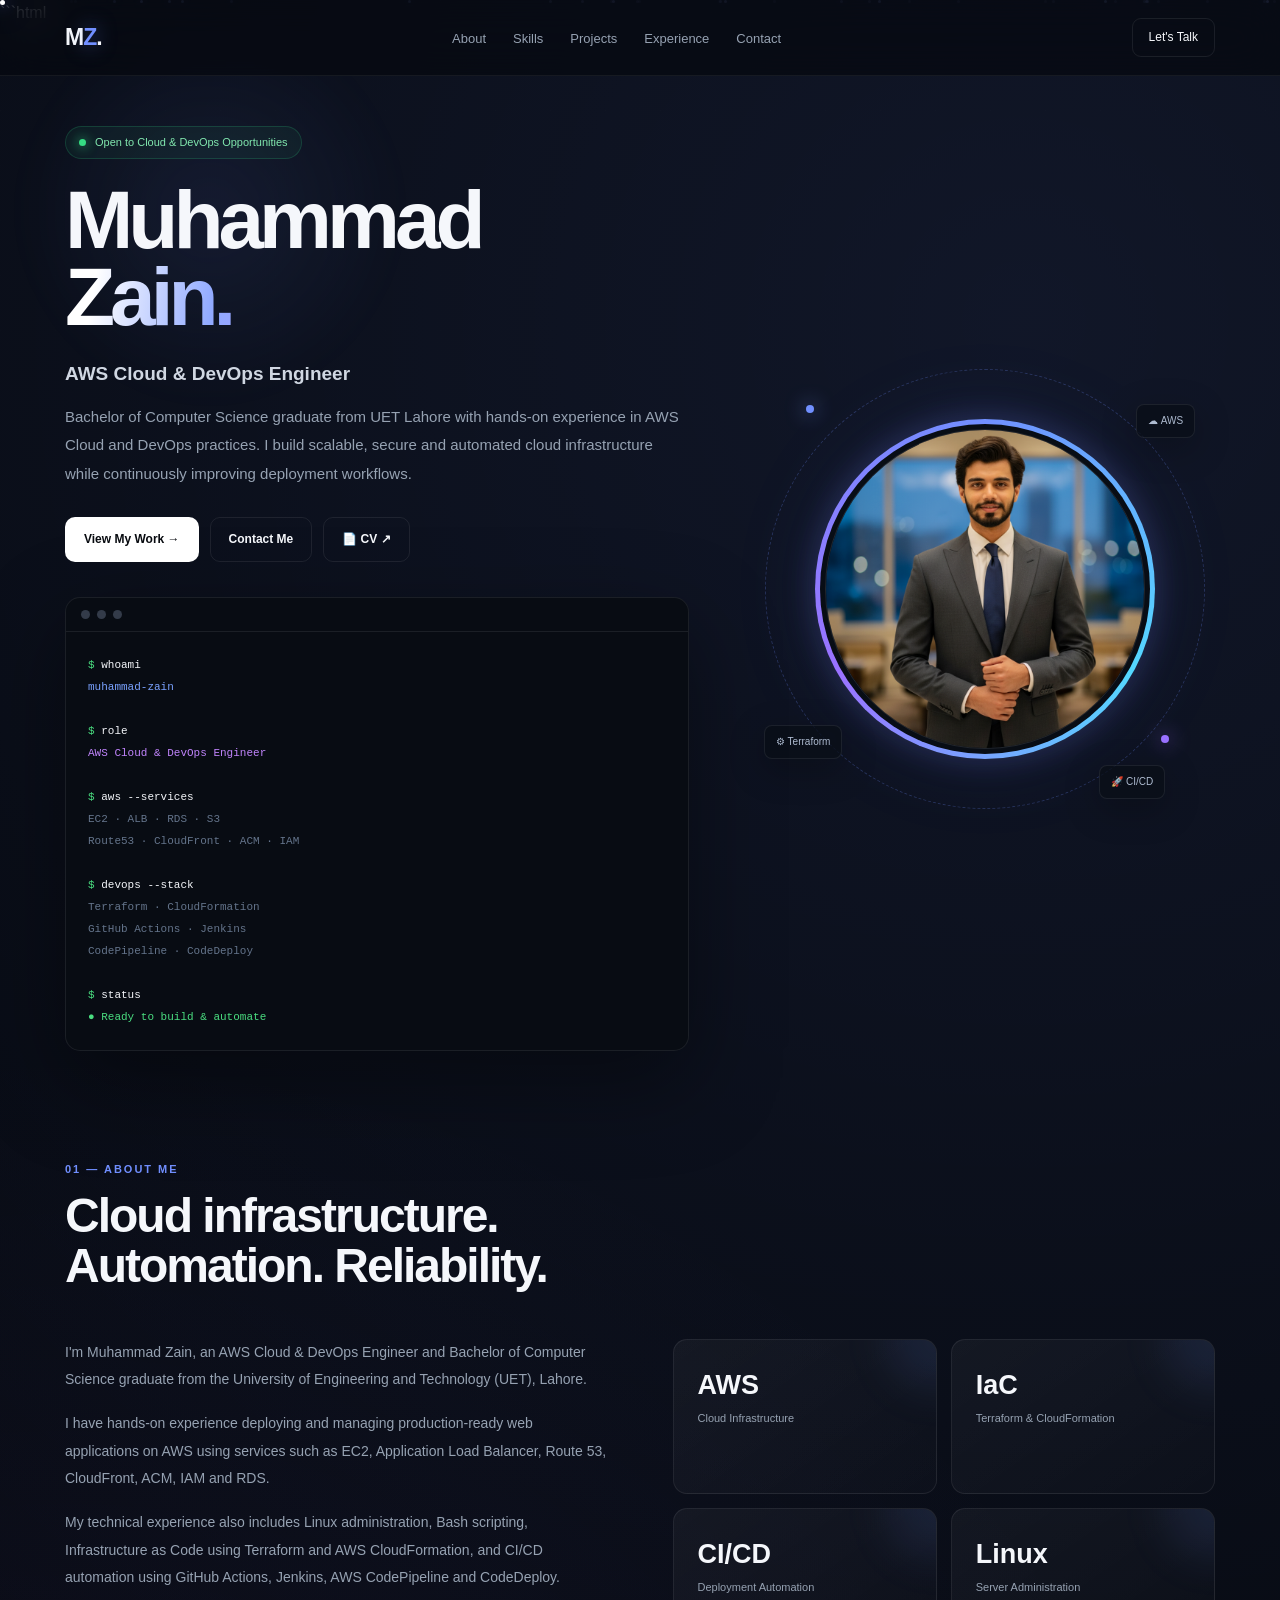
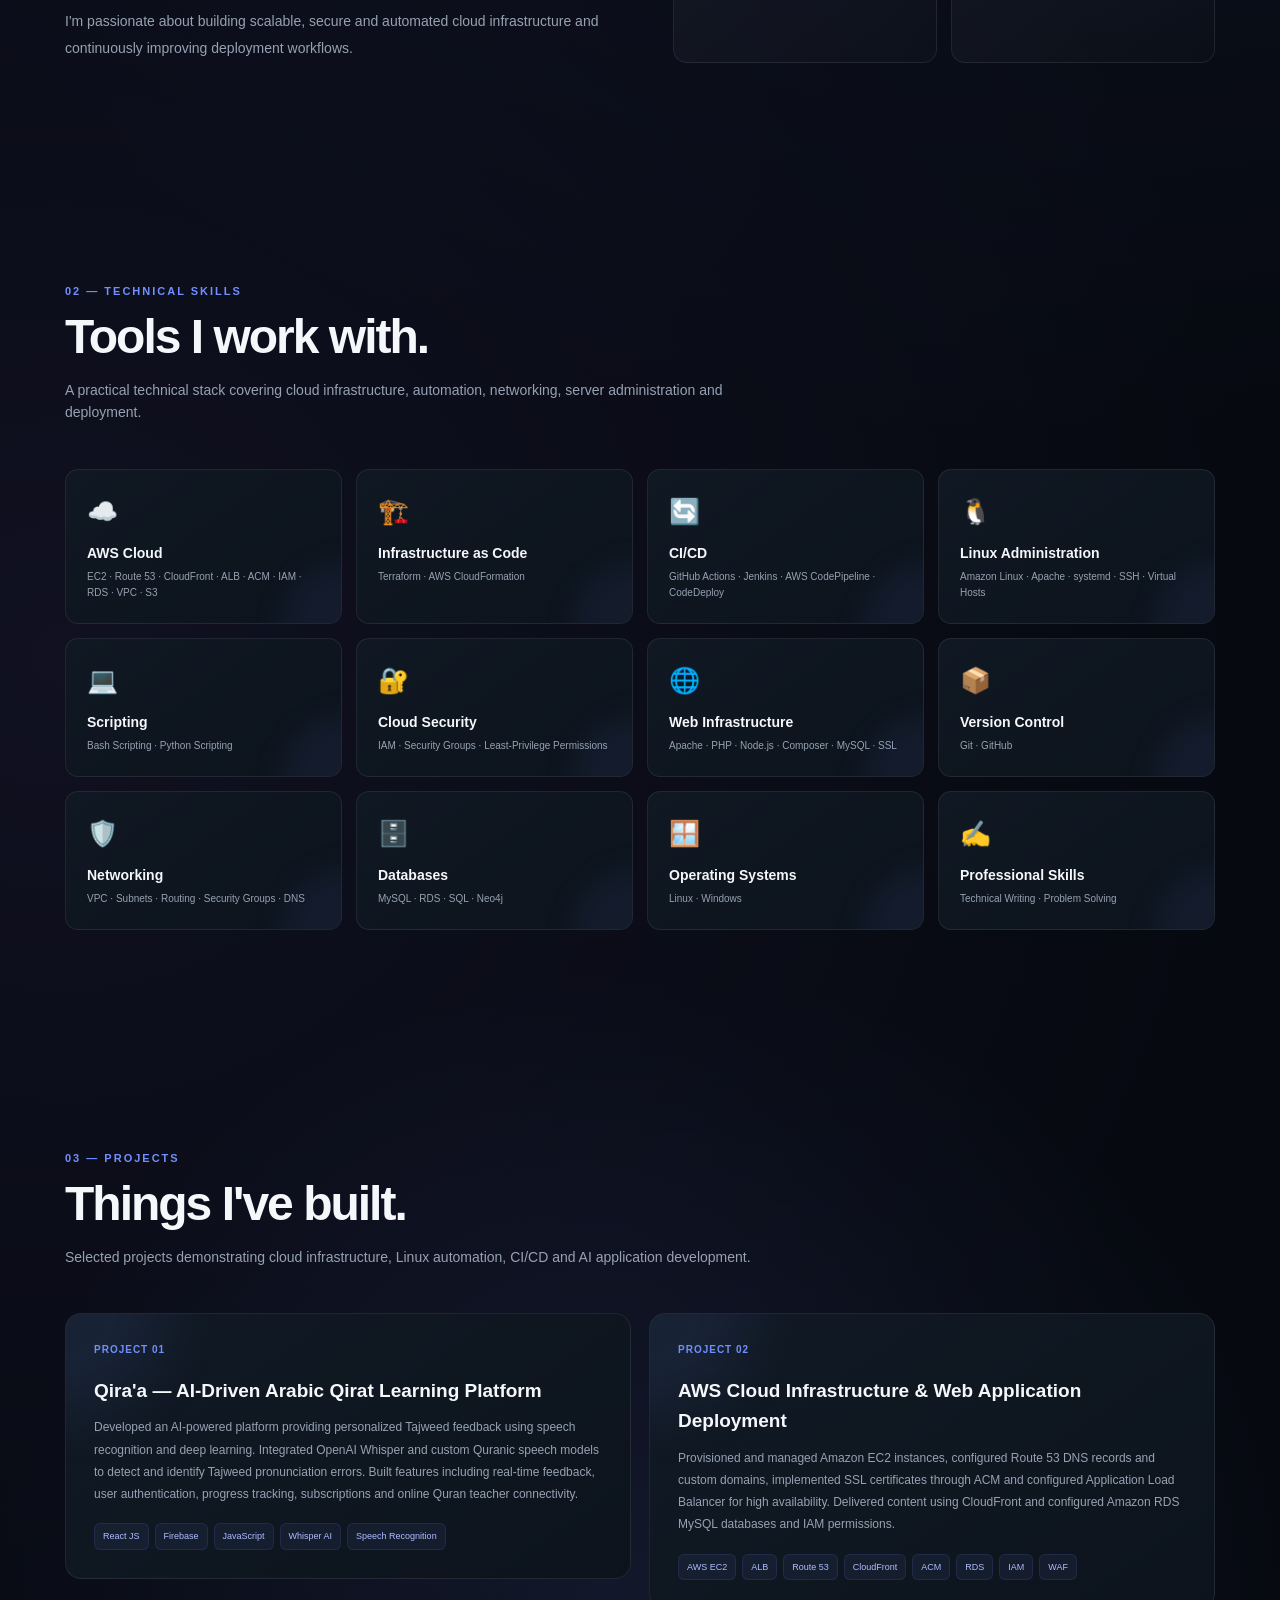
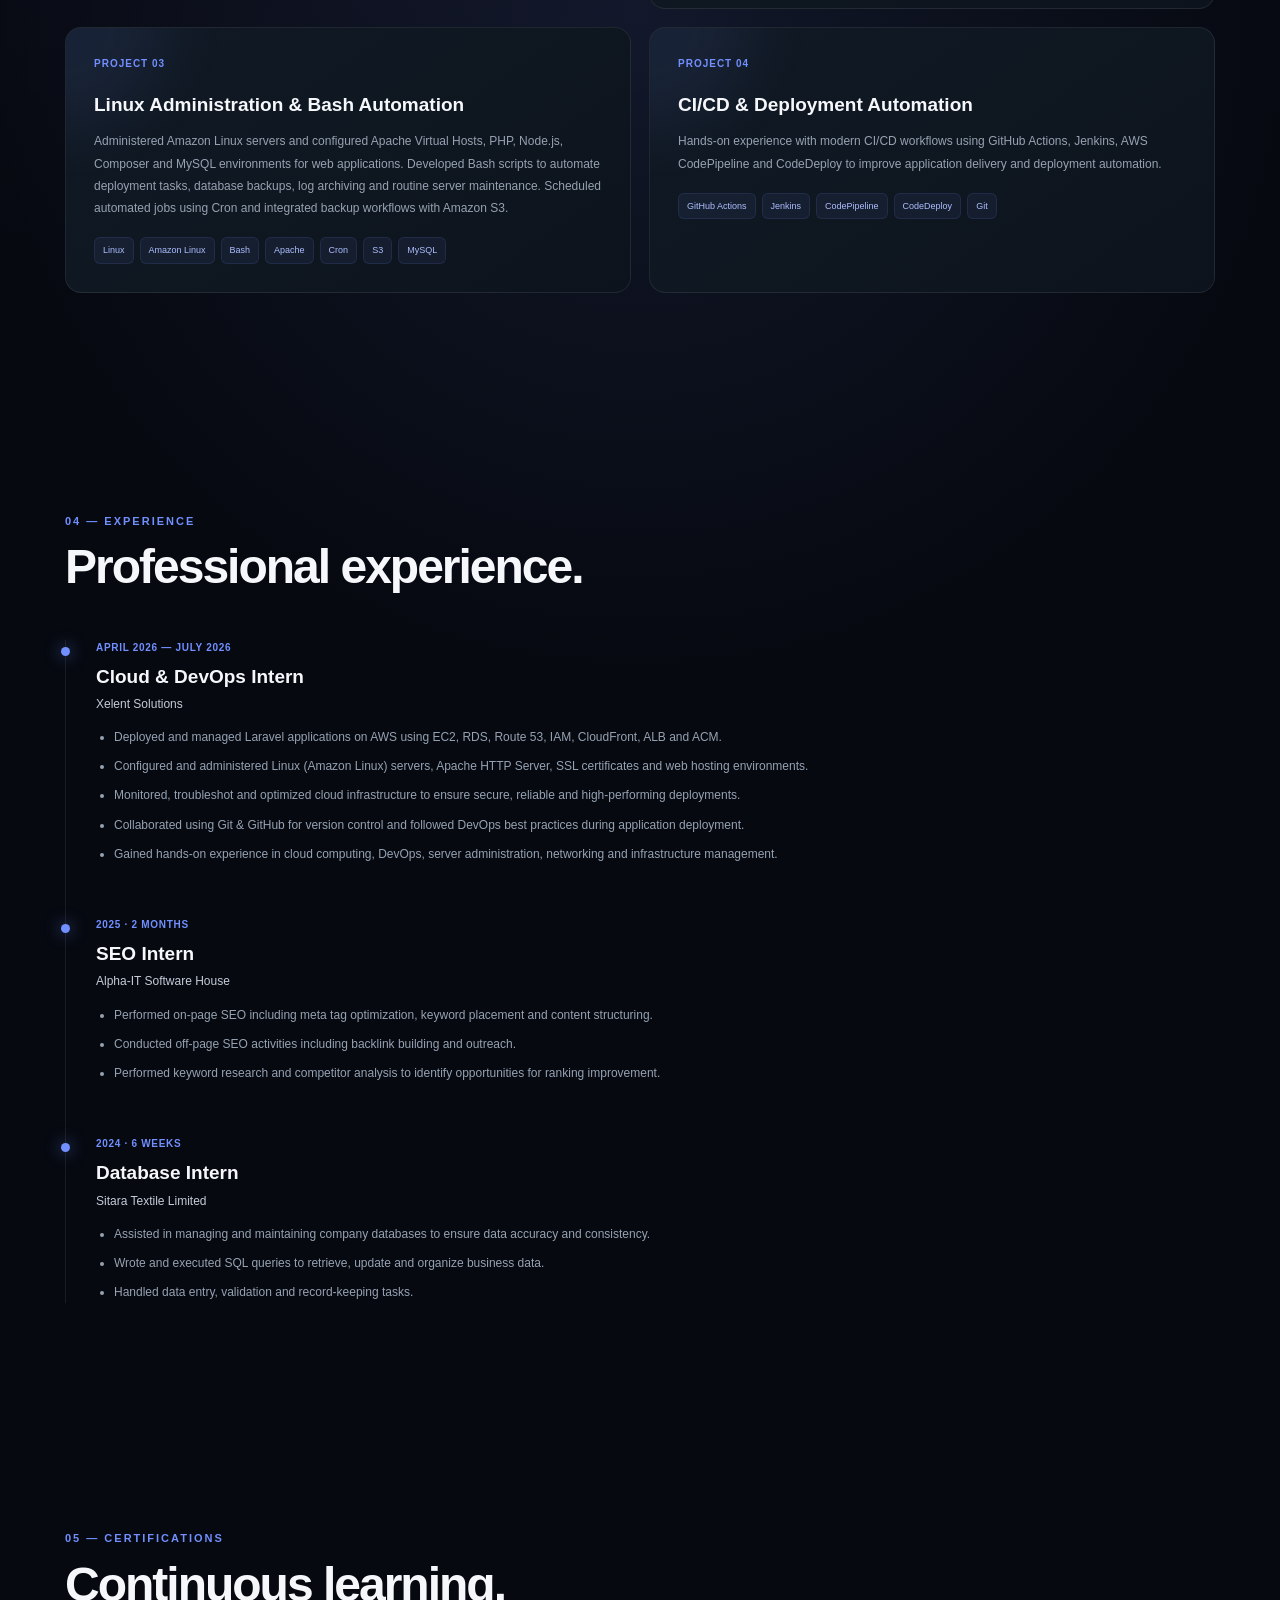
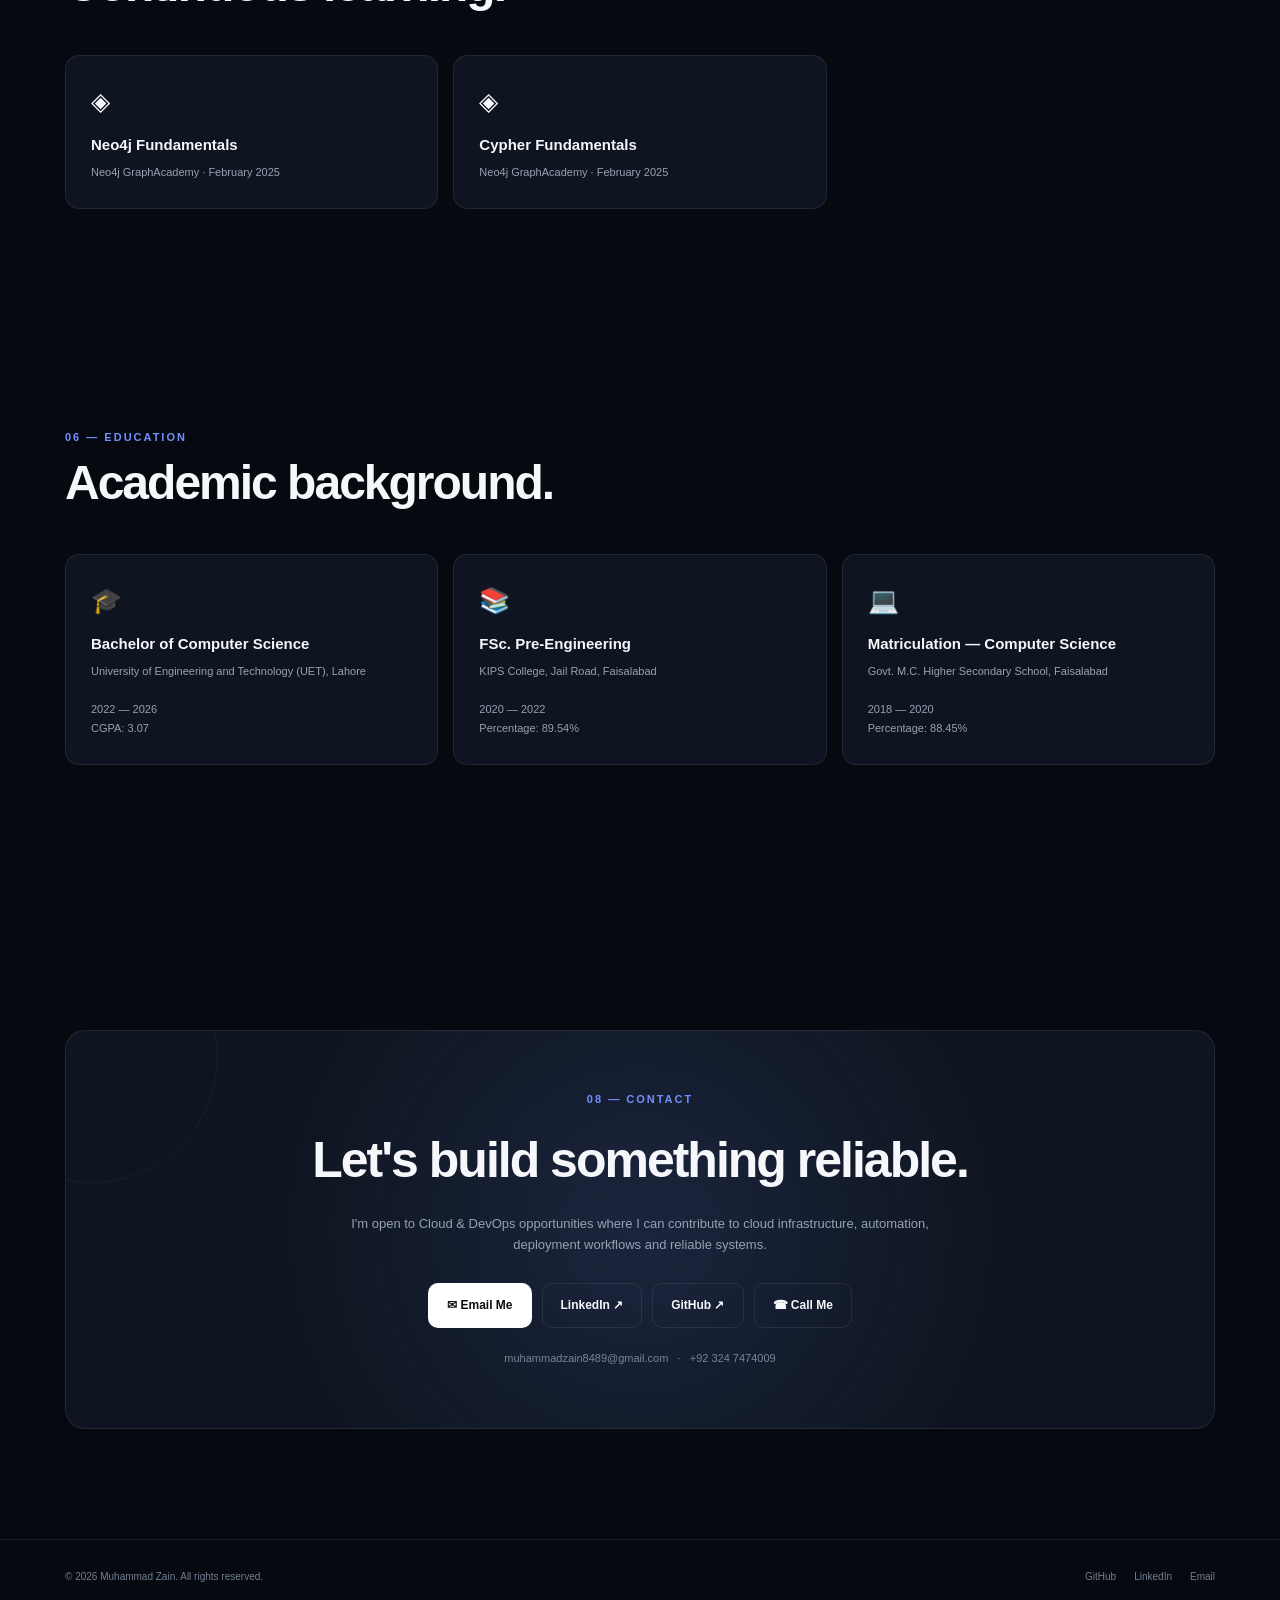
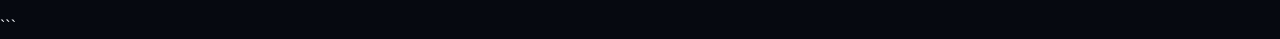
<file: Portfolio/index.html>
```html
<!DOCTYPE html>
<html lang="en">
<head>
<meta charset="UTF-8">
<meta name="viewport" content="width=device-width, initial-scale=1.0">

<title>Muhammad Zain | AWS Cloud & DevOps Engineer</title>

<meta name="description"
content="Muhammad Zain — AWS Cloud & DevOps Engineer specializing in AWS, Infrastructure as Code, CI/CD, Linux administration, cloud security and automation.">

<style>

/* =========================================================
   RESET
========================================================= */

*{
    margin:0;
    padding:0;
    box-sizing:border-box;
}

html{
    scroll-behavior:smooth;
}

:root{
    --bg:#060910;
    --bg2:#0a0f18;
    --card:#0e1520;
    --card2:#101925;

    --border:rgba(255,255,255,.08);

    --text:#f5f7fb;
    --muted:#96a2b2;

    --primary:#718fff;
    --primary2:#9a72ff;

    --cyan:#54d8ff;
    --green:#36dc83;

    --white:#fff;

    --cursor-x:50%;
    --cursor-y:50%;
}

body{
    font-family:
        Inter,
        -apple-system,
        BlinkMacSystemFont,
        "Segoe UI",
        Roboto,
        Arial,
        sans-serif;

    color:var(--text);

    background:
        radial-gradient(
            circle at var(--cursor-x) var(--cursor-y),
            rgba(113,143,255,.11),
            transparent 20%
        ),
        radial-gradient(
            circle at 80% 5%,
            rgba(113,143,255,.10),
            transparent 28%
        ),
        radial-gradient(
            circle at 5% 35%,
            rgba(154,114,255,.07),
            transparent 28%
        ),
        var(--bg);

    line-height:1.6;

    overflow-x:hidden;
}

a{
    color:inherit;
    text-decoration:none;
}

button,
a{
    -webkit-tap-highlight-color:transparent;
}

.container{
    width:min(1150px,90%);
    margin:auto;
}

section{
    padding:110px 0;
}


/* =========================================================
   CURSOR GLOW
========================================================= */

.cursor-glow{
    position:fixed;

    width:420px;
    height:420px;

    left:0;
    top:0;

    pointer-events:none;

    z-index:0;

    transform:
        translate(
            calc(var(--cursor-x) - 210px),
            calc(var(--cursor-y) - 210px)
        );

    background:
        radial-gradient(
            circle,
            rgba(113,143,255,.09),
            transparent 65%
        );

    filter:blur(15px);

    transition:
        transform .08s linear;
}

.cursor-dot{
    position:fixed;

    width:5px;
    height:5px;

    left:0;
    top:0;

    border-radius:50%;

    pointer-events:none;

    z-index:9999;

    background:white;

    box-shadow:
        0 0 15px rgba(113,143,255,.9),
        0 0 35px rgba(113,143,255,.5);

    transform:
        translate(
            calc(var(--cursor-x) - 2.5px),
            calc(var(--cursor-y) - 2.5px)
        );
}


/* =========================================================
   BACKGROUND GRID
========================================================= */

.background-grid{
    position:fixed;

    inset:0;

    pointer-events:none;

    z-index:-2;

    opacity:.20;

    background-image:
        linear-gradient(
            rgba(255,255,255,.035) 1px,
            transparent 1px
        ),
        linear-gradient(
            90deg,
            rgba(255,255,255,.035) 1px,
            transparent 1px
        );

    background-size:55px 55px;

    mask-image:
        linear-gradient(
            to bottom,
            black,
            transparent 85%
        );
}


/* =========================================================
   FLOATING PARTICLES
========================================================= */

.particles{
    position:fixed;

    inset:0;

    pointer-events:none;

    z-index:-1;

    overflow:hidden;
}

.particle{
    position:absolute;

    width:3px;
    height:3px;

    border-radius:50%;

    background:rgba(143,166,255,.65);

    box-shadow:
        0 0 10px rgba(113,143,255,.6);

    animation:
        particleFloat linear infinite;
}

@keyframes particleFloat{

    from{
        transform:
            translateY(110vh)
            translateX(0);
        opacity:0;
    }

    10%{
        opacity:1;
    }

    90%{
        opacity:1;
    }

    to{
        transform:
            translateY(-10vh)
            translateX(80px);
        opacity:0;
    }
}


/* =========================================================
   NAVBAR
========================================================= */

nav{
    position:fixed;

    top:0;
    left:0;
    right:0;

    height:76px;

    z-index:1000;

    background:
        rgba(6,9,16,.72);

    backdrop-filter:blur(20px);

    border-bottom:
        1px solid rgba(255,255,255,.06);
}

.nav-inner{
    height:100%;

    display:flex;

    align-items:center;

    justify-content:space-between;
}

.logo{
    font-size:23px;

    font-weight:800;

    letter-spacing:-1px;
}

.logo span{
    color:var(--primary);

    text-shadow:
        0 0 20px rgba(113,143,255,.6);
}

.nav-links{
    display:flex;

    gap:27px;

    list-style:none;
}

.nav-links a{
    position:relative;

    color:var(--muted);

    font-size:13px;

    transition:.25s;
}

.nav-links a::after{
    content:"";

    position:absolute;

    left:0;
    bottom:-7px;

    width:0;
    height:1px;

    background:
        linear-gradient(
            90deg,
            var(--primary),
            var(--primary2)
        );

    transition:.3s;
}

.nav-links a:hover{
    color:white;
}

.nav-links a:hover::after{
    width:100%;
}

.nav-contact{
    padding:9px 16px;

    border:
        1px solid var(--border);

    border-radius:9px;

    font-size:12px;

    transition:.3s;
}

.nav-contact:hover{
    border-color:var(--primary);

    background:
        rgba(113,143,255,.09);

    box-shadow:
        0 0 25px rgba(113,143,255,.12);
}


/* =========================================================
   HERO
========================================================= */

.hero{
    min-height:100vh;

    display:flex;

    align-items:center;

    padding-top:100px;

    position:relative;
}

.hero-grid{
    display:grid;

    grid-template-columns:
        1.15fr .85fr;

    gap:65px;

    align-items:center;
}


/* HERO LEFT */

.hero-left{
    position:relative;

    z-index:2;
}

.availability{
    display:inline-flex;

    align-items:center;

    gap:9px;

    padding:7px 13px;

    border-radius:50px;

    color:#82e8af;

    background:
        rgba(54,220,131,.06);

    border:
        1px solid rgba(54,220,131,.18);

    font-size:11px;

    margin-bottom:22px;

    animation:
        badgePulse 3s ease-in-out infinite;
}

.status-dot{
    width:7px;
    height:7px;

    border-radius:50%;

    background:var(--green);

    box-shadow:
        0 0 12px var(--green);
}

@keyframes badgePulse{

    0%,100%{
        box-shadow:
            0 0 0 rgba(54,220,131,0);
    }

    50%{
        box-shadow:
            0 0 22px rgba(54,220,131,.10);
    }
}

.hero h1{
    font-size:
        clamp(50px,7vw,82px);

    line-height:.94;

    letter-spacing:-5px;

    margin-bottom:24px;

    animation:
        heroTitle .9s ease both;
}

@keyframes heroTitle{

    from{
        opacity:0;
        transform:
            translateY(30px);
        filter:blur(8px);
    }

    to{
        opacity:1;
        transform:
            translateY(0);
        filter:blur(0);
    }
}

.gradient{
    background:
        linear-gradient(
            100deg,
            #fff 10%,
            #91aaff 45%,
            #b18cff 90%
        );

    -webkit-background-clip:text;

    -webkit-text-fill-color:transparent;

    background-size:200% auto;

    animation:
        gradientMove 5s linear infinite;
}

@keyframes gradientMove{

    to{
        background-position:
            200% center;
    }
}

.hero-role{
    font-size:19px;

    font-weight:650;

    color:#d0d7e2;

    margin-bottom:13px;

    animation:
        fadeUp .9s .15s both;
}

.hero-description{
    max-width:680px;

    color:var(--muted);

    font-size:15px;

    line-height:1.9;

    animation:
        fadeUp .9s .25s both;
}

@keyframes fadeUp{

    from{
        opacity:0;
        transform:
            translateY(18px);
    }

    to{
        opacity:1;
        transform:
            translateY(0);
    }
}

.hero-buttons{
    display:flex;

    gap:11px;

    margin-top:29px;

    flex-wrap:wrap;

    animation:
        fadeUp .9s .35s both;
}

.btn{
    display:inline-flex;

    align-items:center;

    justify-content:center;

    gap:8px;

    padding:12px 18px;

    border-radius:10px;

    font-size:12px;

    font-weight:650;

    border:
        1px solid var(--border);

    transition:
        transform .25s,
        box-shadow .25s,
        border-color .25s,
        background .25s;
}

.btn:hover{
    transform:
        translateY(-3px);
}

.btn-primary{
    background:white;

    color:#080b10;

    box-shadow:
        0 0 0 rgba(255,255,255,0);
}

.btn-primary:hover{
    box-shadow:
        0 15px 40px rgba(255,255,255,.10);
}

.btn-secondary:hover{
    border-color:
        rgba(113,143,255,.65);

    background:
        rgba(113,143,255,.08);

    box-shadow:
        0 10px 35px rgba(113,143,255,.08);
}


/* =========================================================
   PROFILE PICTURE
========================================================= */

.profile-area{
    position:relative;

    display:flex;

    align-items:center;

    justify-content:center;

    min-height:450px;

    transform: translateY(-35px);
    animation:
        profileEntrance 1s .2s both;
}

@keyframes profileEntrance{

    from{
        opacity:0;
        transform:
            translateX(40px)
            scale(.92);
    }

    to{
        opacity:1;
        transform:
            translateX(0)
            scale(1);
    }
}

.profile-orbit{
    position:absolute;

    width:440px;
    height:440px;

    border-radius:50%;

    border:
        1px dashed
        rgba(113,143,255,.25);

    animation:
        orbitRotate 18s linear infinite;
}

.profile-orbit::before,
.profile-orbit::after{

    content:"";

    position:absolute;

    width:8px;
    height:8px;

    border-radius:50%;

    background:var(--primary);

    box-shadow:
        0 0 20px var(--primary);

}

.profile-orbit::before{
    top:35px;
    left:40px;
}

.profile-orbit::after{
    right:35px;
    bottom:65px;

    background:var(--primary2);

    box-shadow:
        0 0 20px var(--primary2);
}

@keyframes orbitRotate{

    to{
        transform:
            rotate(360deg);
    }
}

.profile-glow{
    position:absolute;

    width:390px;
    height:390px;

    border-radius:50%;

    background:
        radial-gradient(
            circle,
            rgba(113,143,255,.23),
            rgba(154,114,255,.10) 45%,
            transparent 70%
        );

    filter:blur(12px);

    animation:
        profileGlow 4s ease-in-out infinite;
}

@keyframes profileGlow{

    0%,100%{
        transform:scale(.96);
        opacity:.7;
    }

    50%{
        transform:scale(1.06);
        opacity:1;
    }
}

.profile-ring{
    position:relative;

    width:340px;
    height:340px;

    border-radius:50%;

    padding:5px;

    background:
        conic-gradient(
            from 0deg,
            var(--primary),
            var(--cyan),
            var(--primary2),
            var(--primary)
        );

    animation:
        ringRotate 8s linear infinite;

    box-shadow:
        0 0 35px rgba(113,143,255,.18),
        0 0 100px rgba(113,143,255,.08);
}

@keyframes ringRotate{

    to{
        transform:
            rotate(360deg);
    }
}

.profile-image-wrap{
    width:100%;
    height:100%;

    padding:5px;

    border-radius:50%;

    background:#080d15;

    animation:
        ringRotateReverse 8s linear infinite;
}

@keyframes ringRotateReverse{

    to{
        transform:
            rotate(-360deg);
    }
}

.profile-image{
    width:100%;
    height:100%;

    display:block;

    object-fit:cover;

    object-position:center;

    border-radius:50%;

    filter:
        saturate(.95)
        contrast(1.04);

    border:
        1px solid rgba(255,255,255,.1);
}


/* =========================================================
   DEVOPS FLOATING LABELS
========================================================= */

.tech-float{
    position:absolute;

    padding:8px 11px;

    border:
        1px solid rgba(255,255,255,.08);

    border-radius:8px;

    background:
        rgba(10,15,24,.78);

    backdrop-filter:blur(10px);

    color:#aebbd0;

    font-size:10px;

    box-shadow:
        0 10px 35px rgba(0,0,0,.25);

    animation:
        techFloat 4s ease-in-out infinite;
}

.tech-aws{
    top:40px;
    right:20px;
}

.tech-terraform{
    bottom:55px;
    left:10px;

    animation-delay:1s;
}

.tech-cicd{
    bottom:15px;
    right:50px;

    animation-delay:2s;
}

@keyframes techFloat{

    0%,100%{
        transform:
            translateY(0);
    }

    50%{
        transform:
            translateY(-10px);
    }
}


/* =========================================================
   TERMINAL
========================================================= */

.terminal{
    margin-top:35px;

    background:#080c13;

    border:
        1px solid var(--border);

    border-radius:15px;

    overflow:hidden;

    box-shadow:
        0 30px 90px rgba(0,0,0,.4);
}

.terminal-top{
    padding:12px 15px;

    display:flex;

    gap:7px;

    border-bottom:
        1px solid var(--border);
}

.terminal-top i{
    width:9px;
    height:9px;

    border-radius:50%;

    background:#333b49;
}

.terminal-body{
    padding:22px;

    font-family:
        "SFMono-Regular",
        Consolas,
        monospace;

    font-size:11px;

    line-height:2;
}

.green{
    color:#4ade80;
}

.blue{
    color:#7aa2ff;
}

.purple{
    color:#c084fc;
}

.gray{
    color:#64748b;
}


/* =========================================================
   GENERAL SECTIONS
========================================================= */

.section-label{
    color:var(--primary);

    font-size:11px;

    font-weight:750;

    text-transform:uppercase;

    letter-spacing:2px;

    margin-bottom:12px;
}

.section-title{
    font-size:
        clamp(32px,4vw,48px);

    line-height:1.05;

    letter-spacing:-2px;

    margin-bottom:16px;
}

.section-description{
    max-width:700px;

    color:var(--muted);

    font-size:14px;
}


/* =========================================================
   ABOUT
========================================================= */

.about-grid{
    display:grid;

    grid-template-columns:
        1fr 1fr;

    gap:65px;

    margin-top:47px;
}

.about-text{
    color:var(--muted);

    font-size:14px;

    line-height:1.95;
}

.about-text p + p{
    margin-top:17px;
}

.stats{
    display:grid;

    grid-template-columns:
        1fr 1fr;

    gap:14px;
}

.stat{
    position:relative;

    overflow:hidden;

    padding:24px;

    background:
        linear-gradient(
            145deg,
            rgba(255,255,255,.045),
            rgba(255,255,255,.015)
        );

    border:
        1px solid var(--border);

    border-radius:14px;

    transition:.35s;
}

.stat::before{
    content:"";

    position:absolute;

    width:100px;
    height:100px;

    right:-50px;
    top:-50px;

    border-radius:50%;

    background:
        rgba(113,143,255,.10);

    filter:blur(20px);

    transition:.4s;
}

.stat:hover{
    transform:
        translateY(-6px);

    border-color:
        rgba(113,143,255,.3);

    box-shadow:
        0 20px 50px rgba(0,0,0,.22);
}

.stat:hover::before{
    transform:
        scale(1.7);
}

.stat strong{
    display:block;

    font-size:27px;

    margin-bottom:3px;
}

.stat span{
    color:var(--muted);

    font-size:11px;
}


/* =========================================================
   SKILLS
========================================================= */

.skills-grid{
    margin-top:45px;

    display:grid;

    grid-template-columns:
        repeat(4,1fr);

    gap:14px;
}

.skill{
    position:relative;

    overflow:hidden;

    padding:21px;

    background:
        linear-gradient(
            145deg,
            #101823,
            #0c131c
        );

    border:
        1px solid var(--border);

    border-radius:13px;

    transition:
        transform .35s,
        border-color .35s,
        box-shadow .35s;
}

.skill::after{
    content:"";

    position:absolute;

    width:130px;
    height:130px;

    right:-70px;
    bottom:-70px;

    border-radius:50%;

    background:
        rgba(113,143,255,.07);

    filter:blur(15px);

    transition:.4s;
}

.skill:hover{
    transform:
        translateY(-8px)
        rotateX(2deg)
        rotateY(-2deg);

    border-color:
        rgba(113,143,255,.35);

    box-shadow:
        0 18px 50px rgba(0,0,0,.25);
}

.skill:hover::after{
    transform:
        scale(1.7);
}

.skill-icon{
    font-size:25px;

    margin-bottom:11px;

    display:inline-block;

    transition:.35s;
}

.skill:hover .skill-icon{
    transform:
        translateY(-3px)
        scale(1.1);
}

.skill h3{
    font-size:14px;

    margin-bottom:5px;
}

.skill p{
    color:var(--muted);

    font-size:10px;

    line-height:1.65;
}



.project-link{
    display:block;
    color:inherit;
    text-decoration:none;
    cursor:pointer;
}

.project-link .project{
    cursor:pointer;
}


/* =========================================================
   PROJECTS
========================================================= */

.projects{
    margin-top:45px;

    display:grid;

    grid-template-columns:
        repeat(2,1fr);

    gap:18px;
}

.project{
    position:relative;

    overflow:hidden;

    padding:28px;

    background:
        linear-gradient(
            145deg,
            #111a25,
            #0c131c
        );

    border:
        1px solid var(--border);

    border-radius:16px;

    transition:
        transform .35s,
        border-color .35s,
        box-shadow .35s;
}

.project::before{
    content:"";

    position:absolute;

    top:-100px;
    left:-100px;

    width:200px;
    height:200px;

    border-radius:50%;

    background:
        rgba(113,143,255,.08);

    filter:blur(30px);

    transition:.5s;
}

.project:hover{
    transform:
        translateY(-8px);

    border-color:
        rgba(113,143,255,.35);

    box-shadow:
        0 25px 65px rgba(0,0,0,.28);
}

.project:hover::before{
    transform:
        translate(150px,100px)
        scale(1.5);
}

.project-number{
    position:relative;

    color:var(--primary);

    font-size:10px;

    font-weight:750;

    letter-spacing:1px;

    margin-bottom:18px;
}

.project h3{
    position:relative;

    font-size:19px;

    margin-bottom:10px;
}

.project p{
    position:relative;

    color:var(--muted);

    font-size:12px;

    line-height:1.85;
}

.tags{
    position:relative;

    display:flex;

    flex-wrap:wrap;

    gap:6px;

    margin-top:18px;
}

.tag{
    padding:5px 8px;

    border-radius:6px;

    background:
        rgba(113,143,255,.07);

    color:#aebeff;

    font-size:9px;

    border:
        1px solid rgba(113,143,255,.12);

    transition:.25s;
}

.tag:hover{
    background:
        rgba(113,143,255,.16);

    border-color:
        rgba(113,143,255,.3);

    transform:
        translateY(-2px);
}


/* =========================================================
   EXPERIENCE
========================================================= */

.timeline{
    margin-top:47px;

    border-left:
        1px solid var(--border);

    padding-left:30px;
}

.experience{
    position:relative;

    padding-bottom:45px;
}

.experience:last-child{
    padding-bottom:0;
}

.experience::before{
    content:"";

    position:absolute;

    width:9px;
    height:9px;

    left:-35px;
    top:7px;

    border-radius:50%;

    background:
        var(--primary);

    box-shadow:
        0 0 16px rgba(113,143,255,.7);

    animation:
        timelinePulse 2.5s ease-in-out infinite;
}

@keyframes timelinePulse{

    0%,100%{
        box-shadow:
            0 0 5px rgba(113,143,255,.3);
    }

    50%{
        box-shadow:
            0 0 22px rgba(113,143,255,.8);
    }
}

.experience-date{
    color:var(--primary);

    font-size:10px;

    font-weight:750;

    letter-spacing:.7px;

    margin-bottom:6px;
}

.experience h3{
    font-size:19px;

    margin-bottom:3px;
}

.experience-company{
    color:#c4ccd8;

    font-size:12px;

    margin-bottom:12px;
}

.experience p,
.experience ul{
    color:var(--muted);

    max-width:800px;

    font-size:12px;

    line-height:1.85;
}

.experience ul{
    padding-left:18px;
}

.experience li{
    margin-bottom:7px;
}


/* =========================================================
   SERVICES
========================================================= */

.services{
    margin-top:45px;

    display:grid;

    grid-template-columns:
        repeat(3,1fr);

    gap:15px;
}

.service{
    padding:25px;

    background:var(--card);

    border:
        1px solid var(--border);

    border-radius:14px;

    transition:.35s;
}

.service:hover{
    transform:
        translateY(-7px);

    border-color:
        rgba(113,143,255,.3);

    box-shadow:
        0 20px 50px rgba(0,0,0,.22);
}

.service .skill-icon{
    margin-bottom:3px;
}

.service h3{
    margin:9px 0 6px;

    font-size:15px;
}

.service p{
    color:var(--muted);

    font-size:11px;

    line-height:1.75;
}


/* =========================================================
   CONTACT
========================================================= */

.contact-box{
    position:relative;

    overflow:hidden;

    margin-top:45px;

    padding:60px 30px;

    text-align:center;

    background:
        radial-gradient(
            circle at center,
            rgba(113,143,255,.13),
            transparent 60%
        ),
        var(--card);

    border:
        1px solid var(--border);

    border-radius:20px;
}

.contact-box::before{
    content:"";

    position:absolute;

    width:250px;
    height:250px;

    left:-100px;
    top:-100px;

    border-radius:50%;

    border:
        1px solid rgba(113,143,255,.08);

    animation:
        contactOrbit 12s linear infinite;
}

@keyframes contactOrbit{

    to{
        transform:
            rotate(360deg);
    }
}

.contact-box h2{
    position:relative;

    font-size:
        clamp(32px,5vw,50px);

    letter-spacing:-2px;

    margin-bottom:14px;
}

.contact-box p{
    position:relative;

    max-width:620px;

    margin:auto;

    color:var(--muted);

    font-size:13px;
}

.contact-buttons{
    position:relative;

    display:flex;

    justify-content:center;

    flex-wrap:wrap;

    gap:10px;

    margin-top:27px;
}

.contact-info{
    position:relative;

    margin-top:22px;

    color:#788596;

    font-size:11px;
}


/* =========================================================
   FOOTER
========================================================= */

footer{
    padding:29px 0;

    border-top:
        1px solid var(--border);

    color:#718092;

    font-size:10px;
}

.footer-inner{
    display:flex;

    justify-content:space-between;

    align-items:center;

    gap:20px;
}

.socials{
    display:flex;

    gap:18px;
}

.socials a{
    transition:.25s;
}

.socials a:hover{
    color:white;

    transform:
        translateY(-2px);
}


/* =========================================================
   SCROLL REVEAL
========================================================= */

.reveal{
    opacity:0;

    transform:
        translateY(35px);

    filter:blur(3px);

    transition:
        opacity .8s ease,
        transform .8s ease,
        filter .8s ease;
}

.reveal.active{
    opacity:1;

    transform:
        translateY(0);

    filter:blur(0);
}


/* =========================================================
   SCROLL PROGRESS
========================================================= */

.scroll-progress{
    position:fixed;

    top:0;
    left:0;

    height:2px;

    width:0%;

    z-index:9999;

    background:
        linear-gradient(
            90deg,
            var(--primary),
            var(--cyan),
            var(--primary2)
        );

    box-shadow:
        0 0 12px rgba(113,143,255,.6);
}


/* =========================================================
   MOBILE
========================================================= */

@media(max-width:900px){

    .nav-links{
        display:none;
    }

    .hero{
        padding-top:125px;
    }

    .hero-grid{
        grid-template-columns:1fr;

        gap:35px;
    }

    .profile-area{
        min-height:390px;
    }

    .profile-orbit{
        width:330px;
        height:330px;
    }

    .profile-glow{
        width:290px;
        height:290px;
    }

    .profile-ring{
        width:245px;
        height:245px;
    }

    .skills-grid{
        grid-template-columns:
            repeat(2,1fr);
    }

    .services{
        grid-template-columns:
            1fr 1fr;
    }

}


@media(max-width:650px){

    section{
        padding:80px 0;
    }

    .hero h1{
        font-size:50px;

        letter-spacing:-3px;
    }

    .hero-description{
        font-size:13px;
    }

    .about-grid{
        grid-template-columns:1fr;

        gap:35px;
    }

    .projects{
        grid-template-columns:1fr;
    }

    .services{
        grid-template-columns:1fr;
    }

    .profile-area{
        min-height:340px;
    }

    .profile-orbit{
        width:285px;
        height:285px;
    }

    .profile-glow{
        width:250px;
        height:250px;
    }

    .profile-ring{
        width:210px;
        height:210px;
    }

    .tech-aws{
        right:0;
        top:30px;
    }

    .tech-terraform{
        left:0;
        bottom:35px;
    }

    .tech-cicd{
        right:10px;
        bottom:0;
    }

    .terminal-body{
        font-size:9px;
    }

    .footer-inner{
        flex-direction:column;

        text-align:center;
    }

}


@media(max-width:430px){

    .skills-grid{
        grid-template-columns:1fr;
    }

    .stats{
        grid-template-columns:
            1fr 1fr;
    }

    .hero h1{
        font-size:45px;
    }

    .profile-orbit{
        width:260px;
        height:260px;
    }

    .profile-ring{
        width:190px;
        height:190px;
    }

    .profile-glow{
        width:225px;
        height:225px;
    }

    .tech-float{
        font-size:8px;
        padding:6px 8px;
    }
}


/* Reduce animation for accessibility */

@media(prefers-reduced-motion:reduce){

    *,
    *::before,
    *::after{

        animation-duration:.01ms !important;

        animation-iteration-count:1 !important;

        scroll-behavior:auto !important;

        transition-duration:.01ms !important;
    }

}

</style>
</head>


<body>


<!-- =======================================================
     EFFECT LAYERS
======================================================= -->

<div class="scroll-progress" id="scrollProgress"></div>

<div class="background-grid"></div>

<div class="particles" id="particles"></div>

<div class="cursor-glow"></div>

<div class="cursor-dot"></div>


<!-- =======================================================
     NAVIGATION
======================================================= -->

<nav>

<div class="container nav-inner">

<a href="#" class="logo">
    M<span>Z</span>.
</a>


<ul class="nav-links">

<li>
<a href="#about">About</a>
</li>

<li>
<a href="#skills">Skills</a>
</li>

<li>
<a href="#projects">Projects</a>
</li>

<li>
<a href="#experience">Experience</a>
</li>

<li>
<a href="#contact">Contact</a>
</li>

</ul>


<a href="#contact" class="nav-contact">
    Let's Talk
</a>

</div>

</nav>


<!-- =======================================================
     HERO
======================================================= -->

<header class="hero">

<div class="container hero-grid">


<!-- LEFT -->

<div class="hero-left">

<div class="availability">

<span class="status-dot"></span>

Open to Cloud & DevOps Opportunities

</div>


<h1>

Muhammad<br>

<span class="gradient">
Zain.
</span>

</h1>


<div class="hero-role">

AWS Cloud & DevOps Engineer

</div>


<p class="hero-description">

Bachelor of Computer Science graduate from UET Lahore
with hands-on experience in AWS Cloud and DevOps practices.
I build scalable, secure and automated cloud infrastructure
while continuously improving deployment workflows.

</p>


<div class="hero-buttons">


<a href="#projects" class="btn btn-primary">

View My Work →

</a>


<a
href="#contact"
class="btn btn-secondary">

Contact Me

</a>


<a
href="https://drive.google.com/file/d/1w_EjtwCbVrt4lSX96WxYyMMvajr5WACa/view?usp=sharing"
target="_blank"
rel="noopener noreferrer"
class="btn btn-secondary">

📄 CV ↗

</a>


</div>


<!-- TERMINAL -->

<div class="terminal">

<div class="terminal-top">

<i></i>
<i></i>
<i></i>

</div>


<div class="terminal-body">

<div>
<span class="green">$</span>
<span id="terminalCommand">
whoami
</span>
</div>

<div class="blue" id="terminalOutput">
muhammad-zain
</div>

<br>


<div>
<span class="green">$</span>
role
</div>

<div class="purple">
AWS Cloud & DevOps Engineer
</div>

<br>


<div>
<span class="green">$</span>
aws --services
</div>

<div class="gray">

EC2 · ALB · RDS · S3<br>
Route53 · CloudFront · ACM · IAM

</div>

<br>


<div>
<span class="green">$</span>
devops --stack
</div>

<div class="gray">

Terraform · CloudFormation<br>
GitHub Actions · Jenkins<br>
CodePipeline · CodeDeploy

</div>

<br>


<div>
<span class="green">$</span>
status
</div>

<div class="green">

● Ready to build & automate

</div>

</div>

</div>

</div>


<!-- RIGHT -->

<div class="profile-area">


<div class="profile-orbit"></div>

<div class="profile-glow"></div>


<!-- =====================================================
     CHANGE THIS IMAGE URL LATER
===================================================== -->

<div class="profile-ring">

<div class="profile-image-wrap">

<img
class="profile-image"
src="images/my.png"
alt="Muhammad Zain">

</div>

</div>


<div class="tech-float tech-aws">
    ☁ AWS
</div>

<div class="tech-float tech-terraform">
    ⚙ Terraform
</div>

<div class="tech-float tech-cicd">
    🚀 CI/CD
</div>


</div>

</div>

</header>


<!-- =======================================================
     ABOUT
======================================================= -->

<section id="about">

<div class="container reveal">

<div class="section-label">
01 — About Me
</div>

<h2 class="section-title">

Cloud infrastructure.<br>
Automation. Reliability.

</h2>


<div class="about-grid">


<div class="about-text">

<p>

I'm Muhammad Zain, an AWS Cloud & DevOps Engineer and
Bachelor of Computer Science graduate from the
University of Engineering and Technology (UET), Lahore.

</p>


<p>

I have hands-on experience deploying and managing
production-ready web applications on AWS using services
such as EC2, Application Load Balancer, Route 53,
CloudFront, ACM, IAM and RDS.

</p>


<p>

My technical experience also includes Linux administration,
Bash scripting, Infrastructure as Code using Terraform
and AWS CloudFormation, and CI/CD automation using
GitHub Actions, Jenkins, AWS CodePipeline and CodeDeploy.

</p>


<p>

I'm passionate about building scalable, secure and automated
cloud infrastructure and continuously improving deployment
workflows.

</p>

</div>


<div class="stats">


<div class="stat">

<strong>
AWS
</strong>

<span>
Cloud Infrastructure
</span>

</div>


<div class="stat">

<strong>
IaC
</strong>

<span>
Terraform & CloudFormation
</span>

</div>


<div class="stat">

<strong>
CI/CD
</strong>

<span>
Deployment Automation
</span>

</div>


<div class="stat">

<strong>
Linux
</strong>

<span>
Server Administration
</span>

</div>


</div>

</div>

</div>

</section>


<!-- =======================================================
     SKILLS
======================================================= -->

<section id="skills">

<div class="container reveal">

<div class="section-label">
02 — Technical Skills
</div>

<h2 class="section-title">
Tools I work with.
</h2>

<p class="section-description">

A practical technical stack covering cloud infrastructure,
automation, networking, server administration and deployment.

</p>


<div class="skills-grid">


<div class="skill">

<div class="skill-icon">
☁️
</div>

<h3>AWS Cloud</h3>

<p>
EC2 · Route 53 · CloudFront · ALB ·
ACM · IAM · RDS · VPC · S3
</p>

</div>


<div class="skill">

<div class="skill-icon">
🏗️
</div>

<h3>Infrastructure as Code</h3>

<p>
Terraform · AWS CloudFormation
</p>

</div>


<div class="skill">

<div class="skill-icon">
🔄
</div>

<h3>CI/CD</h3>

<p>
GitHub Actions · Jenkins ·
AWS CodePipeline · CodeDeploy
</p>

</div>


<div class="skill">

<div class="skill-icon">
🐧
</div>

<h3>Linux Administration</h3>

<p>
Amazon Linux · Apache · systemd ·
SSH · Virtual Hosts
</p>

</div>


<div class="skill">

<div class="skill-icon">
💻
</div>

<h3>Scripting</h3>

<p>
Bash Scripting · Python Scripting
</p>

</div>


<div class="skill">

<div class="skill-icon">
🔐
</div>

<h3>Cloud Security</h3>

<p>
IAM · Security Groups ·
Least-Privilege Permissions
</p>

</div>


<div class="skill">

<div class="skill-icon">
🌐
</div>

<h3>Web Infrastructure</h3>

<p>
Apache · PHP · Node.js ·
Composer · MySQL · SSL
</p>

</div>


<div class="skill">

<div class="skill-icon">
📦
</div>

<h3>Version Control</h3>

<p>
Git · GitHub
</p>

</div>


<div class="skill">

<div class="skill-icon">
🛡️
</div>

<h3>Networking</h3>

<p>
VPC · Subnets · Routing ·
Security Groups · DNS
</p>

</div>


<div class="skill">

<div class="skill-icon">
🗄️
</div>

<h3>Databases</h3>

<p>
MySQL · RDS · SQL · Neo4j
</p>

</div>


<div class="skill">

<div class="skill-icon">
🪟
</div>

<h3>Operating Systems</h3>

<p>
Linux · Windows
</p>

</div>


<div class="skill">

<div class="skill-icon">
✍️
</div>

<h3>Professional Skills</h3>

<p>
Technical Writing · Problem Solving
</p>

</div>


</div>

</div>

</section>


<!-- =======================================================
     PROJECTS
======================================================= -->

<section id="projects">

<div class="container reveal">

<div class="section-label">
03 — Projects
</div>

<h2 class="section-title">
Things I've built.
</h2>

<p class="section-description">

Selected projects demonstrating cloud infrastructure,
Linux automation, CI/CD and AI application development.

</p>


<div class="projects">


<!-- PROJECT 1 -->



<a href="https://qiraa-h.web.app/" target="_blank" rel="noopener noreferrer" class="project-link">



<article class="project">

<div class="project-number">
PROJECT 01
</div>

<h3>
Qira'a — AI-Driven Arabic Qirat Learning Platform
</h3>

<p>

Developed an AI-powered platform providing personalized
Tajweed feedback using speech recognition and deep learning.

Integrated OpenAI Whisper and custom Quranic speech models
to detect and identify Tajweed pronunciation errors.

Built features including real-time feedback,
user authentication, progress tracking, subscriptions
and online Quran teacher connectivity.

</p>


<div class="tags">

<span class="tag">React JS</span>
<span class="tag">Firebase</span>
<span class="tag">JavaScript</span>
<span class="tag">Whisper AI</span>
<span class="tag">Speech Recognition</span>

</div>

</article>



</a>


<!-- PROJECT 2 -->



<article class="project">

<div class="project-number">
PROJECT 02
</div>

<h3>
AWS Cloud Infrastructure & Web Application Deployment
</h3>

<p>

Provisioned and managed Amazon EC2 instances,
configured Route 53 DNS records and custom domains,
implemented SSL certificates through ACM and configured
Application Load Balancer for high availability.

Delivered content using CloudFront and configured
Amazon RDS MySQL databases and IAM permissions.

</p>


<div class="tags">

<span class="tag">AWS EC2</span>
<span class="tag">ALB</span>
<span class="tag">Route 53</span>
<span class="tag">CloudFront</span>
<span class="tag">ACM</span>
<span class="tag">RDS</span>
<span class="tag">IAM</span>
<span class="tag">WAF</span>

</div>

</article>



<!-- PROJECT 3 -->




<article class="project">

<div class="project-number">
PROJECT 03
</div>

<h3>
Linux Administration & Bash Automation
</h3>

<p>

Administered Amazon Linux servers and configured
Apache Virtual Hosts, PHP, Node.js, Composer and
MySQL environments for web applications.

Developed Bash scripts to automate deployment tasks,
database backups, log archiving and routine server
maintenance.

Scheduled automated jobs using Cron and integrated
backup workflows with Amazon S3.

</p>


<div class="tags">

<span class="tag">Linux</span>
<span class="tag">Amazon Linux</span>
<span class="tag">Bash</span>
<span class="tag">Apache</span>
<span class="tag">Cron</span>
<span class="tag">S3</span>
<span class="tag">MySQL</span>

</div>

</article>



<!-- PROJECT 4 -->




<article class="project">

<div class="project-number">
PROJECT 04
</div>

<h3>
CI/CD & Deployment Automation
</h3>

<p>

Hands-on experience with modern CI/CD workflows using
GitHub Actions, Jenkins, AWS CodePipeline and CodeDeploy
to improve application delivery and deployment automation.

</p>


<div class="tags">

<span class="tag">GitHub Actions</span>
<span class="tag">Jenkins</span>
<span class="tag">CodePipeline</span>
<span class="tag">CodeDeploy</span>
<span class="tag">Git</span>

</div>

</article>



</div>

</div>

</section>


<!-- =======================================================
     EXPERIENCE
======================================================= -->

<section id="experience">

<div class="container reveal">

<div class="section-label">
04 — Experience
</div>

<h2 class="section-title">
Professional experience.
</h2>


<div class="timeline">


<!-- XELENT -->

<div class="experience">

<div class="experience-date">
APRIL 2026 — JULY 2026
</div>

<h3>
Cloud & DevOps Intern
</h3>

<div class="experience-company">
Xelent Solutions
</div>


<ul>

<li>
Deployed and managed Laravel applications on AWS using
EC2, RDS, Route 53, IAM, CloudFront, ALB and ACM.
</li>

<li>
Configured and administered Linux (Amazon Linux) servers,
Apache HTTP Server, SSL certificates and web hosting
environments.
</li>

<li>
Monitored, troubleshot and optimized cloud infrastructure
to ensure secure, reliable and high-performing deployments.
</li>

<li>
Collaborated using Git & GitHub for version control and
followed DevOps best practices during application deployment.
</li>

<li>
Gained hands-on experience in cloud computing, DevOps,
server administration, networking and infrastructure management.
</li>

</ul>

</div>


<!-- ALPHA -->

<div class="experience">

<div class="experience-date">
2025 · 2 MONTHS
</div>

<h3>
SEO Intern
</h3>

<div class="experience-company">
Alpha-IT Software House
</div>


<ul>

<li>
Performed on-page SEO including meta tag optimization,
keyword placement and content structuring.
</li>

<li>
Conducted off-page SEO activities including backlink
building and outreach.
</li>

<li>
Performed keyword research and competitor analysis to
identify opportunities for ranking improvement.
</li>

</ul>

</div>


<!-- SITARA -->

<div class="experience">

<div class="experience-date">
2024 · 6 WEEKS
</div>

<h3>
Database Intern
</h3>

<div class="experience-company">
Sitara Textile Limited
</div>


<ul>

<li>
Assisted in managing and maintaining company databases
to ensure data accuracy and consistency.
</li>

<li>
Wrote and executed SQL queries to retrieve, update and
organize business data.
</li>

<li>
Handled data entry, validation and record-keeping tasks.
</li>

</ul>

</div>


</div>

</div>

</section>


<!-- =======================================================
     CERTIFICATIONS
======================================================= -->

<section>

<div class="container reveal">

<div class="section-label">
05 — Certifications
</div>

<h2 class="section-title">
Continuous learning.
</h2>


<div class="services">


<a href="https://graphacademy.neo4j.com/c/4593b0d9-9f89-4786-a80f-7d5168b3b43f"
   target="_blank"
   rel="noopener noreferrer"
   class="project-link">

    <div class="service">

        <div class="skill-icon">
            ◈
        </div>

        <h3>
            Neo4j Fundamentals
        </h3>

        <p>
            Neo4j GraphAcademy · February 2025
        </p>

    </div>

</a>


<a href="https://graphacademy.neo4j.com/c/70ae1450-7b9f-4e06-8997-e86728f82718"
   target="_blank"
   rel="noopener noreferrer"
   class="project-link">

    <div class="service">

        <div class="skill-icon">
            ◈
        </div>

        <h3>
            Cypher Fundamentals
        </h3>

        <p>
            Neo4j GraphAcademy · February 2025
        </p>

    </div>

</a>



</div>

</div>

</section>


<!-- =======================================================
     EDUCATION
======================================================= -->

<section>

<div class="container reveal">

<div class="section-label">
06 — Education
</div>

<h2 class="section-title">
Academic background.
</h2>


<div class="services">


<div class="service">

<div class="skill-icon">
🎓
</div>

<h3>
Bachelor of Computer Science
</h3>

<p>

University of Engineering and Technology (UET), Lahore

<br><br>

2022 — 2026

<br>

CGPA: 3.07

</p>

</div>


<div class="service">

<div class="skill-icon">
📚
</div>

<h3>
FSc. Pre-Engineering
</h3>

<p>

KIPS College, Jail Road, Faisalabad

<br><br>

2020 — 2022

<br>

Percentage: 89.54%

</p>

</div>


<div class="service">

<div class="skill-icon">
💻
</div>

<h3>
Matriculation — Computer Science
</h3>

<p>

Govt. M.C. Higher Secondary School,
Faisalabad

<br><br>

2018 — 2020

<br>

Percentage: 88.45%

</p>

</div>


</div>

</div>

</section>


<!-- =======================================================
     CONTACT
======================================================= -->

<section id="contact">

<div class="container reveal">

<div class="contact-box">


<div class="section-label">
08 — Contact
</div>


<h2>
Let's build something reliable.
</h2>


<p>

I'm open to Cloud & DevOps opportunities where I can
contribute to cloud infrastructure, automation,
deployment workflows and reliable systems.

</p>


<div class="contact-buttons">


<a
href="mailto:muhammadzain8489@gmail.com"
class="btn btn-primary">

✉ Email Me

</a>


<a
href="https://www.linkedin.com/in/muhammadzaindevops/"
target="_blank"
rel="noopener noreferrer"
class="btn btn-secondary">

LinkedIn ↗

</a>


<a
href="https://github.com/ZainCloud009"
target="_blank"
rel="noopener noreferrer"
class="btn btn-secondary">

GitHub ↗

</a>


<a
href="tel:+923247474009"
class="btn btn-secondary">

☎ Call Me

</a>


</div>


<div class="contact-info">

muhammadzain8489@gmail.com
&nbsp; · &nbsp;
+92 324 7474009

</div>


</div>

</div>

</section>


<!-- =======================================================
     FOOTER
======================================================= -->

<footer>

<div class="container footer-inner">


<div>

© <span id="year"></span>
Muhammad Zain.
All rights reserved.

</div>


<div class="socials">

<a
href="https://github.com/ZainCloud009"
target="_blank"
rel="noopener noreferrer">

GitHub

</a>


<a
href="https://www.linkedin.com/in/muhammadzaindevops/"
target="_blank"
rel="noopener noreferrer">

LinkedIn

</a>


<a href="mailto:muhammadzain8489@gmail.com">

Email

</a>

</div>


</div>

</footer>


<!-- =======================================================
     JAVASCRIPT
======================================================= -->

<script>


/* =========================================================
   CURRENT YEAR
========================================================= */

document.getElementById("year").textContent =
    new Date().getFullYear();


/* =========================================================
   CURSOR EFFECT
========================================================= */

document.addEventListener(
    "mousemove",
    function(event){

        document.documentElement.style
            .setProperty(
                "--cursor-x",
                event.clientX + "px"
            );

        document.documentElement.style
            .setProperty(
                "--cursor-y",
                event.clientY + "px"
            );

    }
);


/* =========================================================
   PARTICLES
========================================================= */

const particleContainer =
    document.getElementById("particles");


for(let i = 0; i < 35; i++){

    const particle =
        document.createElement("div");

    particle.className = "particle";

    particle.style.left =
        Math.random() * 100 + "%";

    particle.style.animationDuration =
        (8 + Math.random() * 15) + "s";

    particle.style.animationDelay =
        (-Math.random() * 15) + "s";

    particle.style.opacity =
        Math.random();

    particleContainer.appendChild(
        particle
    );
}


/* =========================================================
   SCROLL REVEAL
========================================================= */

const revealElements =
    document.querySelectorAll(".reveal");


const revealObserver =
    new IntersectionObserver(

        function(entries){

            entries.forEach(
                function(entry){

                    if(entry.isIntersecting){

                        entry.target
                            .classList
                            .add("active");

                        revealObserver
                            .unobserve(
                                entry.target
                            );

                    }

                }
            );

        },

        {
            threshold:.12
        }

    );


revealElements.forEach(
    function(element){

        revealObserver.observe(
            element
        );

    }
);


/* =========================================================
   SCROLL PROGRESS
========================================================= */

const progress =
    document.getElementById(
        "scrollProgress"
    );


window.addEventListener(
    "scroll",
    function(){

        const scrollTop =
            window.scrollY;

        const documentHeight =
            document.documentElement
                .scrollHeight -
            window.innerHeight;

        const percentage =
            (scrollTop / documentHeight)
            * 100;

        progress.style.width =
            percentage + "%";

    }
);


/* =========================================================
   TERMINAL TYPING EFFECT
========================================================= */

const commands = [

    ["whoami", "muhammad-zain"],

    ["aws --services", "EC2 · ALB · RDS · S3"],

    ["devops --stack", "Terraform · GitHub Actions"],

    ["status", "● Ready to build & automate"]

];


const commandElement =
    document.getElementById(
        "terminalCommand"
    );

const outputElement =
    document.getElementById(
        "terminalOutput"
    );


let commandIndex = 0;


function terminalAnimation(){

    const current =
        commands[commandIndex];


    commandElement.textContent =
        current[0];

    outputElement.textContent =
        current[1];


    commandIndex =
        (commandIndex + 1)
        % commands.length;

}


setInterval(
    terminalAnimation,
    3500
);


/* =========================================================
   PROFILE PARALLAX
========================================================= */

const profile =
    document.querySelector(
        ".profile-area"
    );


document.addEventListener(
    "mousemove",
    function(event){

        if(window.innerWidth <= 900){
            return;
        }

        const x =
            (window.innerWidth / 2 -
            event.clientX) / 55;

        const y =
            (window.innerHeight / 2 -
            event.clientY) / 55;


        profile.style.transform =
            `translate(${x}px, ${y}px)`;

    }
);


</script>

</body>
</html>
```
</file>
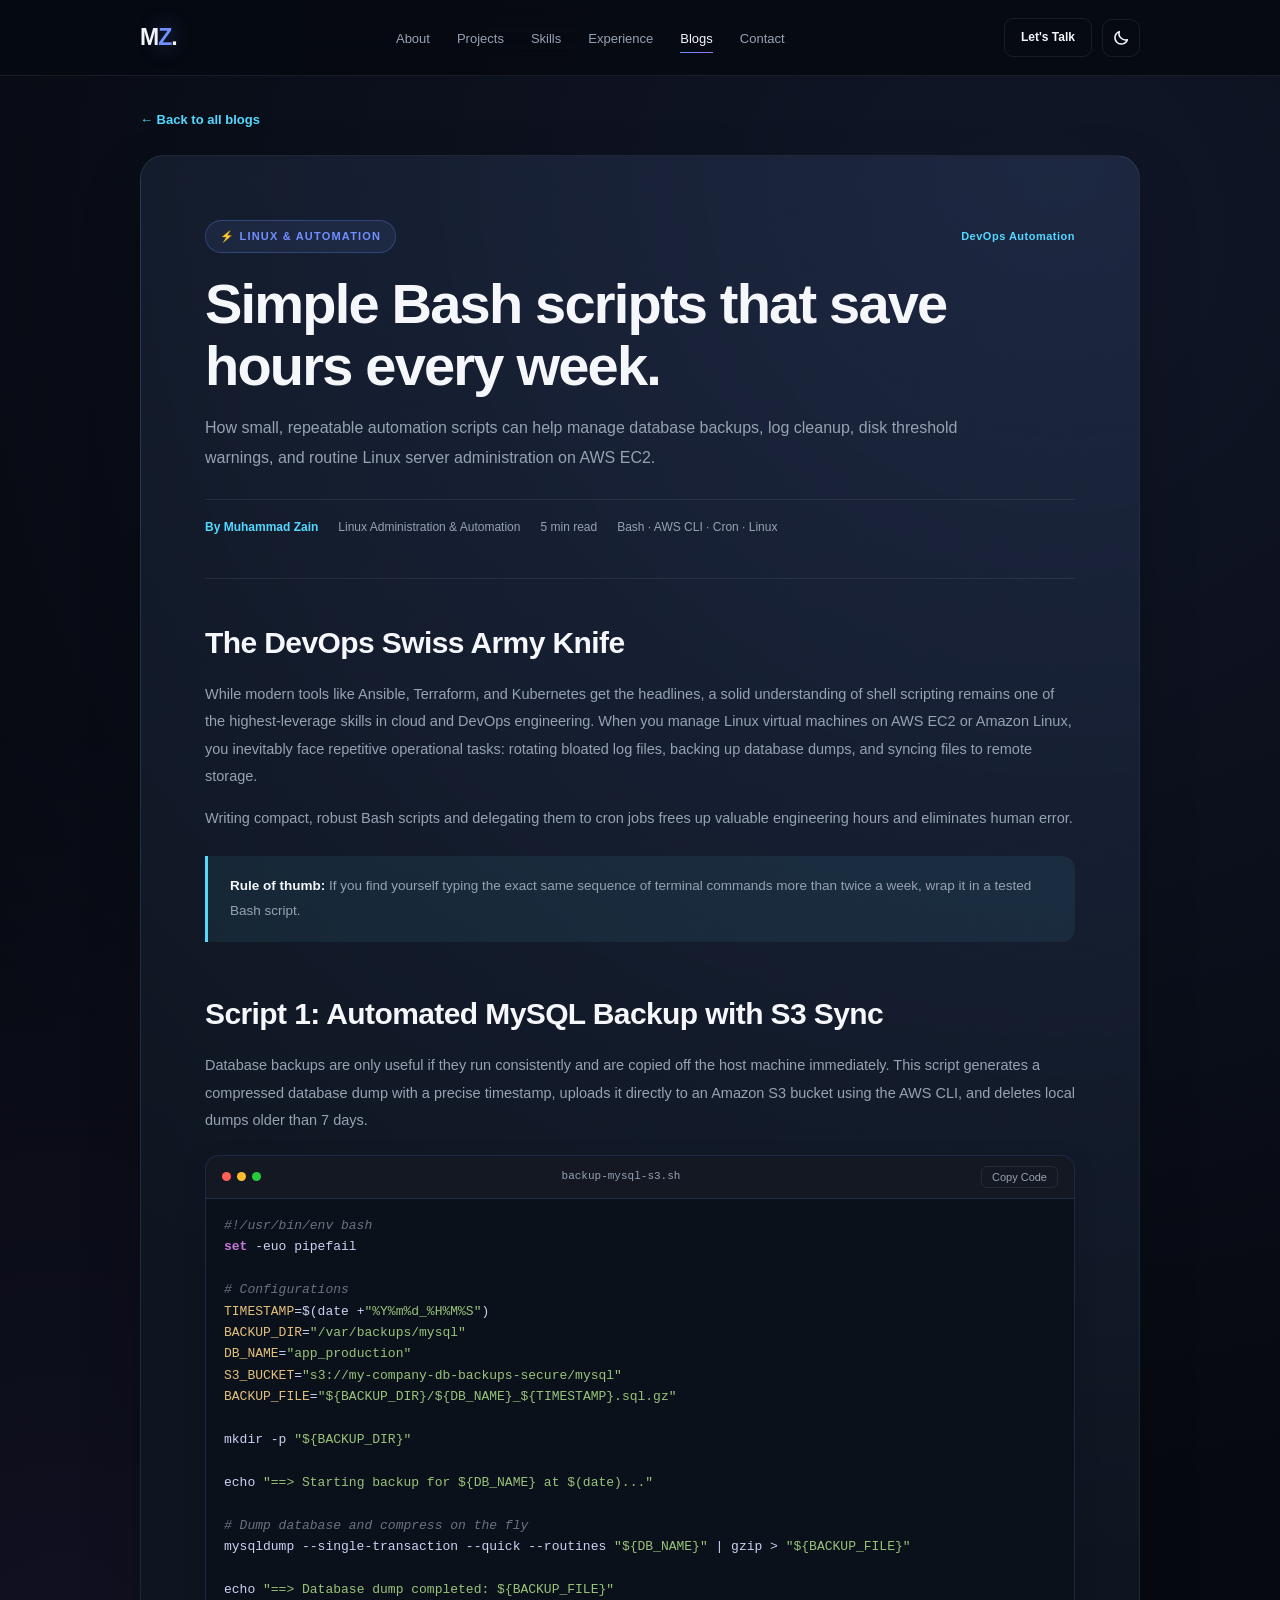
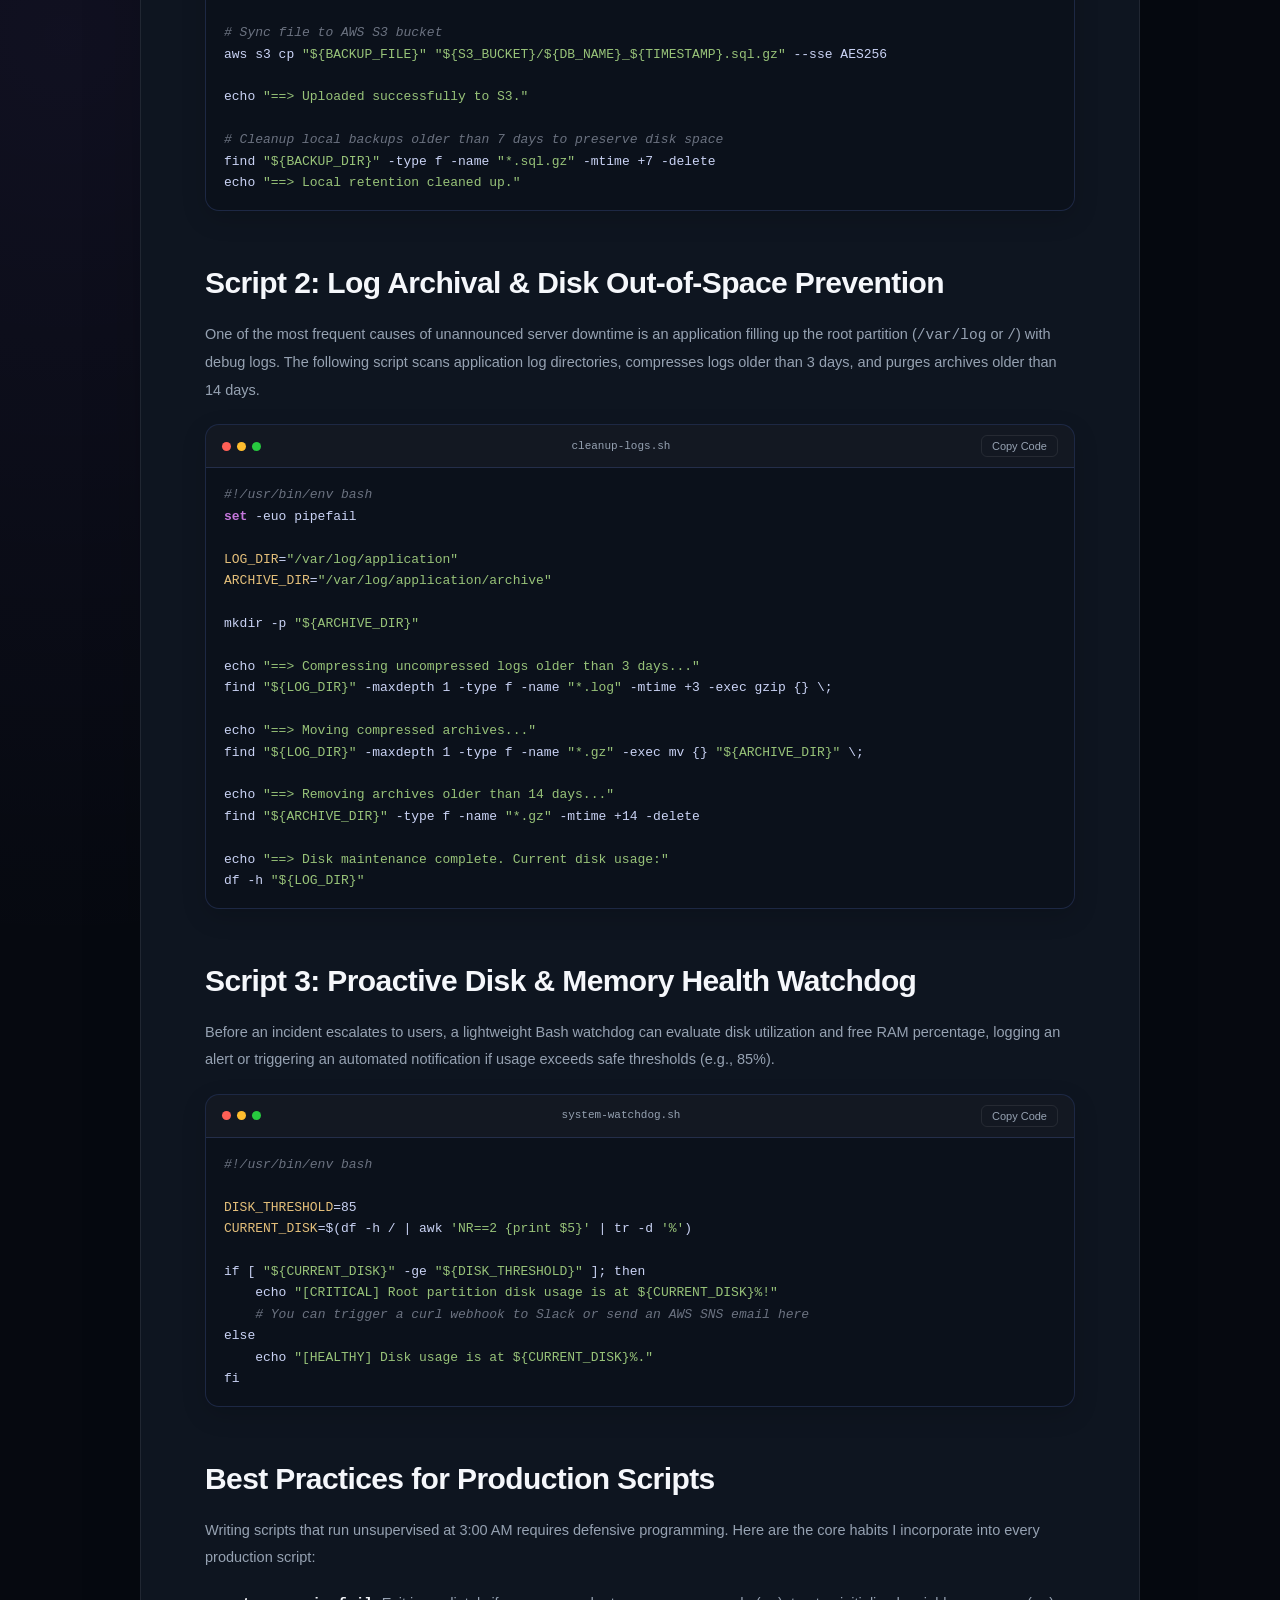
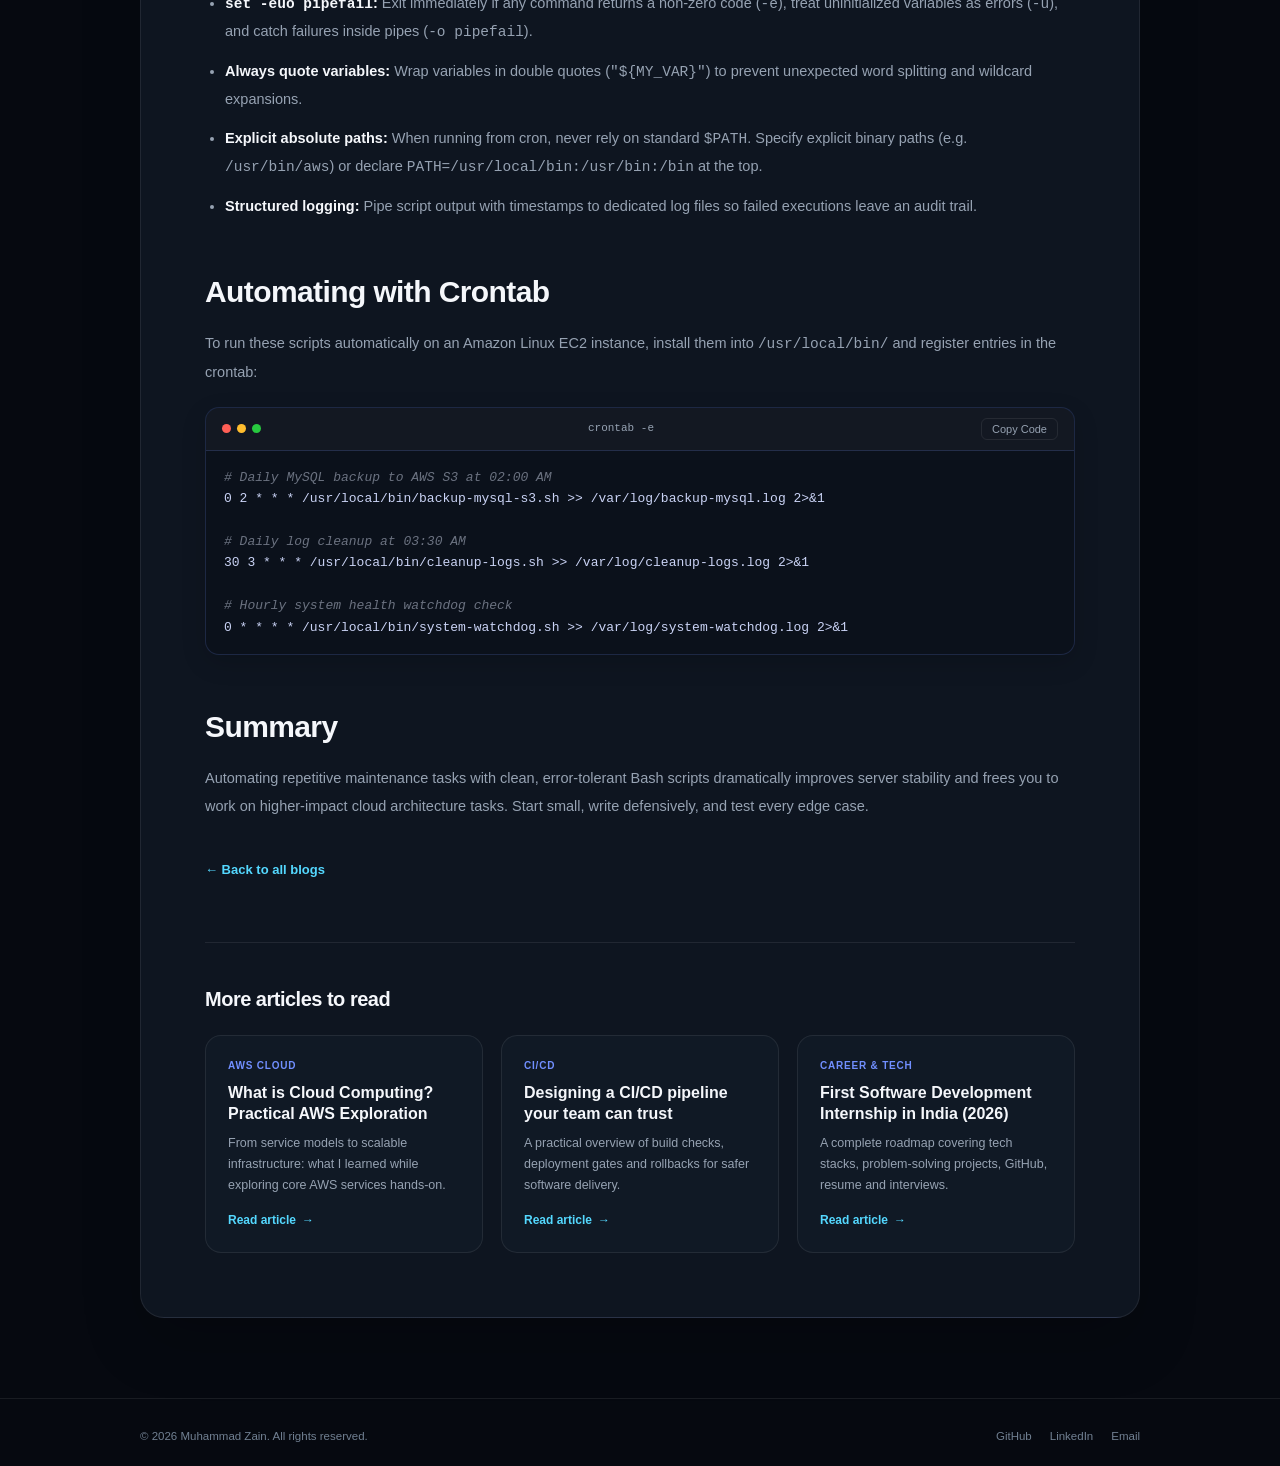
<file: blog-bash-automation.html>
<!DOCTYPE html>
<html lang="en">
<head>
    <meta charset="UTF-8">
    <meta name="viewport" content="width=device-width, initial-scale=1.0">
    <meta name="theme-color" content="#060910">
    <title>Simple Bash Scripts That Save Hours Every Week | Muhammad Zain</title>
    <meta name="description" content="Production-ready Bash scripts for Linux administration, automated MySQL S3 backups, log rotation, and system health monitoring by Muhammad Zain.">
    <link rel="canonical" href="https://zaincloud009.github.io/MuhammadZainPortfolio/blog-bash-automation.html">

    <!-- SITE ICONS & FAVICONS (GOOGLE SEARCH COMPLIANT) -->
    <link rel="icon" type="image/png" sizes="48x48" href="https://zaincloud009.github.io/MuhammadZainPortfolio/favicon-48.png">
    <link rel="icon" type="image/png" sizes="96x96" href="https://zaincloud009.github.io/MuhammadZainPortfolio/favicon-96.png">
    <link rel="icon" type="image/png" sizes="192x192" href="https://zaincloud009.github.io/MuhammadZainPortfolio/favicon-192.png">
    <link rel="icon" type="image/x-icon" href="https://zaincloud009.github.io/MuhammadZainPortfolio/favicon.ico">
    <link rel="icon" type="image/png" sizes="32x32" href="https://zaincloud009.github.io/MuhammadZainPortfolio/favicon-32.png">
    <link rel="shortcut icon" href="https://zaincloud009.github.io/MuhammadZainPortfolio/favicon.ico">
    <link rel="apple-touch-icon" sizes="180x180" href="https://zaincloud009.github.io/MuhammadZainPortfolio/apple-touch-icon.png">
    <link rel="stylesheet" href="blog.css">
</head>
<body>

<div class="background-grid"></div>

<!-- NAVBAR -->
<nav>
<div class="container nav-inner">
    <a href="index.html" class="logo">M<span>Z</span>.</a>

    <ul class="nav-links" id="navLinks">
        <li><a href="index.html#about">About</a></li>
        <li><a href="index.html#projects">Projects</a></li>
        <li><a href="index.html#skills">Skills</a></li>
        <li><a href="index.html#experience">Experience</a></li>
        <li><a href="index.html#blogs" class="active">Blogs</a></li>
        <li><a href="index.html#contact">Contact</a></li>
    </ul>

    <div class="nav-actions">
        <a href="index.html#contact" class="nav-contact">Let's Talk</a>
        <button class="theme-toggle" id="themeToggle" type="button" aria-label="Switch to light mode" title="Switch to light mode">
            <svg class="moon-icon" viewBox="0 0 24 24" aria-hidden="true"><path d="M20.5 14.2A8.5 8.5 0 0 1 9.8 3.5 8.5 8.5 0 1 0 20.5 14.2Z"/></svg>
            <svg class="sun-icon" viewBox="0 0 24 24" aria-hidden="true"><circle cx="12" cy="12" r="3.5"/><path d="M12 2.5v2M12 19.5v2M21.5 12h-2M4.5 12h-2M18.7 5.3l-1.4 1.4M6.7 17.3l-1.4 1.4M18.7 18.7l-1.4-1.4M6.7 6.7 5.3 5.3"/></svg>
        </button>
        <button class="menu-toggle" id="menuToggle" type="button" aria-label="Open navigation menu" aria-controls="navLinks" aria-expanded="false">•••</button>
    </div>
</div>
</nav>

<!-- MAIN CONTENT -->
<main>
<div class="container">
    
    <div class="blog-nav-bar">
        <a href="index.html#blogs" class="back-link">← Back to all blogs</a>
    </div>

    <article class="blog-article">
        <div class="article-hero-badge-wrap">
            <div class="article-eyebrow">⚡ Linux &amp; Automation</div>
            <span class="article-category-tag">DevOps Automation</span>
        </div>
        
        <h1>Simple Bash scripts that save hours every week.</h1>
        <p class="article-lead">How small, repeatable automation scripts can help manage database backups, log cleanup, disk threshold warnings, and routine Linux server administration on AWS EC2.</p>
        
        <div class="article-byline">
            <span>By Muhammad Zain</span>
            <span>Linux Administration &amp; Automation</span>
            <span>5 min read</span>
            <span>Bash · AWS CLI · Cron · Linux</span>
        </div>
        
        <div class="article-divider"></div>

        <section class="article-section">
            <h2>The DevOps Swiss Army Knife</h2>
            <p>While modern tools like Ansible, Terraform, and Kubernetes get the headlines, a solid understanding of shell scripting remains one of the highest-leverage skills in cloud and DevOps engineering. When you manage Linux virtual machines on AWS EC2 or Amazon Linux, you inevitably face repetitive operational tasks: rotating bloated log files, backing up database dumps, and syncing files to remote storage.</p>
            <p>Writing compact, robust Bash scripts and delegating them to cron jobs frees up valuable engineering hours and eliminates human error.</p>
            <div class="article-callout">
                <strong>Rule of thumb:</strong> If you find yourself typing the exact same sequence of terminal commands more than twice a week, wrap it in a tested Bash script.
            </div>
        </section>

        <section class="article-section">
            <h2>Script 1: Automated MySQL Backup with S3 Sync</h2>
            <p>Database backups are only useful if they run consistently and are copied off the host machine immediately. This script generates a compressed database dump with a precise timestamp, uploads it directly to an Amazon S3 bucket using the AWS CLI, and deletes local dumps older than 7 days.</p>

            <div class="code-box">
                <div class="code-header">
                    <div class="code-dots"><span class="code-dot red"></span><span class="code-dot yellow"></span><span class="code-dot green"></span></div>
                    <span>backup-mysql-s3.sh</span>
                    <button class="copy-btn" onclick="copyCode(this)">Copy Code</button>
                </div>
                <pre class="code-content"><code><span class="code-comment">#!/usr/bin/env bash</span>
<span class="code-keyword">set</span> -euo pipefail

<span class="code-comment"># Configurations</span>
<span class="code-var">TIMESTAMP</span>=$(date +<span class="code-string">"%Y%m%d_%H%M%S"</span>)
<span class="code-var">BACKUP_DIR</span>=<span class="code-string">"/var/backups/mysql"</span>
<span class="code-var">DB_NAME</span>=<span class="code-string">"app_production"</span>
<span class="code-var">S3_BUCKET</span>=<span class="code-string">"s3://my-company-db-backups-secure/mysql"</span>
<span class="code-var">BACKUP_FILE</span>=<span class="code-string">"${BACKUP_DIR}/${DB_NAME}_${TIMESTAMP}.sql.gz"</span>

mkdir -p <span class="code-string">"${BACKUP_DIR}"</span>

echo <span class="code-string">"==> Starting backup for ${DB_NAME} at $(date)..."</span>

<span class="code-comment"># Dump database and compress on the fly</span>
mysqldump --single-transaction --quick --routines <span class="code-string">"${DB_NAME}"</span> | gzip > <span class="code-string">"${BACKUP_FILE}"</span>

echo <span class="code-string">"==> Database dump completed: ${BACKUP_FILE}"</span>

<span class="code-comment"># Sync file to AWS S3 bucket</span>
aws s3 cp <span class="code-string">"${BACKUP_FILE}"</span> <span class="code-string">"${S3_BUCKET}/${DB_NAME}_${TIMESTAMP}.sql.gz"</span> --sse AES256

echo <span class="code-string">"==> Uploaded successfully to S3."</span>

<span class="code-comment"># Cleanup local backups older than 7 days to preserve disk space</span>
find <span class="code-string">"${BACKUP_DIR}"</span> -type f -name <span class="code-string">"*.sql.gz"</span> -mtime +7 -delete
echo <span class="code-string">"==> Local retention cleaned up."</span></code></pre>
            </div>
        </section>

        <section class="article-section">
            <h2>Script 2: Log Archival &amp; Disk Out-of-Space Prevention</h2>
            <p>One of the most frequent causes of unannounced server downtime is an application filling up the root partition (<code>/var/log</code> or <code>/</code>) with debug logs. The following script scans application log directories, compresses logs older than 3 days, and purges archives older than 14 days.</p>

            <div class="code-box">
                <div class="code-header">
                    <div class="code-dots"><span class="code-dot red"></span><span class="code-dot yellow"></span><span class="code-dot green"></span></div>
                    <span>cleanup-logs.sh</span>
                    <button class="copy-btn" onclick="copyCode(this)">Copy Code</button>
                </div>
                <pre class="code-content"><code><span class="code-comment">#!/usr/bin/env bash</span>
<span class="code-keyword">set</span> -euo pipefail

<span class="code-var">LOG_DIR</span>=<span class="code-string">"/var/log/application"</span>
<span class="code-var">ARCHIVE_DIR</span>=<span class="code-string">"/var/log/application/archive"</span>

mkdir -p <span class="code-string">"${ARCHIVE_DIR}"</span>

echo <span class="code-string">"==> Compressing uncompressed logs older than 3 days..."</span>
find <span class="code-string">"${LOG_DIR}"</span> -maxdepth 1 -type f -name <span class="code-string">"*.log"</span> -mtime +3 -exec gzip {} \;

echo <span class="code-string">"==> Moving compressed archives..."</span>
find <span class="code-string">"${LOG_DIR}"</span> -maxdepth 1 -type f -name <span class="code-string">"*.gz"</span> -exec mv {} <span class="code-string">"${ARCHIVE_DIR}"</span> \;

echo <span class="code-string">"==> Removing archives older than 14 days..."</span>
find <span class="code-string">"${ARCHIVE_DIR}"</span> -type f -name <span class="code-string">"*.gz"</span> -mtime +14 -delete

echo <span class="code-string">"==> Disk maintenance complete. Current disk usage:"</span>
df -h <span class="code-string">"${LOG_DIR}"</span></code></pre>
            </div>
        </section>

        <section class="article-section">
            <h2>Script 3: Proactive Disk &amp; Memory Health Watchdog</h2>
            <p>Before an incident escalates to users, a lightweight Bash watchdog can evaluate disk utilization and free RAM percentage, logging an alert or triggering an automated notification if usage exceeds safe thresholds (e.g., 85%).</p>

            <div class="code-box">
                <div class="code-header">
                    <div class="code-dots"><span class="code-dot red"></span><span class="code-dot yellow"></span><span class="code-dot green"></span></div>
                    <span>system-watchdog.sh</span>
                    <button class="copy-btn" onclick="copyCode(this)">Copy Code</button>
                </div>
                <pre class="code-content"><code><span class="code-comment">#!/usr/bin/env bash</span>

<span class="code-var">DISK_THRESHOLD</span>=85
<span class="code-var">CURRENT_DISK</span>=$(df -h / | awk <span class="code-string">'NR==2 {print $5}'</span> | tr -d <span class="code-string">'%'</span>)

if [ <span class="code-string">"${CURRENT_DISK}"</span> -ge <span class="code-string">"${DISK_THRESHOLD}"</span> ]; then
    echo <span class="code-string">"[CRITICAL] Root partition disk usage is at ${CURRENT_DISK}%!"</span>
    <span class="code-comment"># You can trigger a curl webhook to Slack or send an AWS SNS email here</span>
else
    echo <span class="code-string">"[HEALTHY] Disk usage is at ${CURRENT_DISK}%."</span>
fi</code></pre>
            </div>
        </section>

        <section class="article-section">
            <h2>Best Practices for Production Scripts</h2>
            <p>Writing scripts that run unsupervised at 3:00 AM requires defensive programming. Here are the core habits I incorporate into every production script:</p>
            <ul class="article-list">
                <li><strong><code>set -euo pipefail</code>:</strong> Exit immediately if any command returns a non-zero code (<code>-e</code>), treat uninitialized variables as errors (<code>-u</code>), and catch failures inside pipes (<code>-o pipefail</code>).</li>
                <li><strong>Always quote variables:</strong> Wrap variables in double quotes (<code>"${MY_VAR}"</code>) to prevent unexpected word splitting and wildcard expansions.</li>
                <li><strong>Explicit absolute paths:</strong> When running from cron, never rely on standard <code>$PATH</code>. Specify explicit binary paths (e.g. <code>/usr/bin/aws</code>) or declare <code>PATH=/usr/local/bin:/usr/bin:/bin</code> at the top.</li>
                <li><strong>Structured logging:</strong> Pipe script output with timestamps to dedicated log files so failed executions leave an audit trail.</li>
            </ul>
        </section>

        <section class="article-section">
            <h2>Automating with Crontab</h2>
            <p>To run these scripts automatically on an Amazon Linux EC2 instance, install them into <code>/usr/local/bin/</code> and register entries in the crontab:</p>
            <div class="code-box">
                <div class="code-header">
                    <div class="code-dots"><span class="code-dot red"></span><span class="code-dot yellow"></span><span class="code-dot green"></span></div>
                    <span>crontab -e</span>
                    <button class="copy-btn" onclick="copyCode(this)">Copy Code</button>
                </div>
                <pre class="code-content"><code><span class="code-comment"># Daily MySQL backup to AWS S3 at 02:00 AM</span>
0 2 * * * /usr/local/bin/backup-mysql-s3.sh >> /var/log/backup-mysql.log 2>&1

<span class="code-comment"># Daily log cleanup at 03:30 AM</span>
30 3 * * * /usr/local/bin/cleanup-logs.sh >> /var/log/cleanup-logs.log 2>&1

<span class="code-comment"># Hourly system health watchdog check</span>
0 * * * * /usr/local/bin/system-watchdog.sh >> /var/log/system-watchdog.log 2>&1</code></pre>
            </div>
        </section>

        <section class="article-section">
            <h2>Summary</h2>
            <p>Automating repetitive maintenance tasks with clean, error-tolerant Bash scripts dramatically improves server stability and frees you to work on higher-impact cloud architecture tasks. Start small, write defensively, and test every edge case.</p>
        </section>

        <div style="margin-top: 36px;">
            <a href="index.html#blogs" class="back-link">← Back to all blogs</a>
        </div>

        <!-- MORE ARTICLES -->
        <div class="more-articles-section">
            <h3 class="more-articles-title">More articles to read</h3>
            <div class="more-articles-grid">
                <div class="mini-card">
                    <div>
                        <div class="mini-card-tag">AWS Cloud</div>
                        <h4>What is Cloud Computing? Practical AWS Exploration</h4>
                        <p>From service models to scalable infrastructure: what I learned while exploring core AWS services hands-on.</p>
                    </div>
                    <a href="blog-cloud-fundamentals.html" class="mini-card-link">Read article <span>→</span></a>
                </div>

                <div class="mini-card">
                    <div>
                        <div class="mini-card-tag">CI/CD</div>
                        <h4>Designing a CI/CD pipeline your team can trust</h4>
                        <p>A practical overview of build checks, deployment gates and rollbacks for safer software delivery.</p>
                    </div>
                    <a href="blog-cicd-pipeline.html" class="mini-card-link">Read article <span>→</span></a>
                </div>

                <div class="mini-card">
                    <div>
                        <div class="mini-card-tag">Career &amp; Tech</div>
                        <h4>First Software Development Internship in India (2026)</h4>
                        <p>A complete roadmap covering tech stacks, problem-solving projects, GitHub, resume and interviews.</p>
                    </div>
                    <a href="blog-software-internship-guide-2026.html" class="mini-card-link">Read article <span>→</span></a>
                </div>
            </div>
        </div>

    </article>
</div>
</main>

<!-- FOOTER -->
<footer>
<div class="container footer-inner">
    <div>© <span id="year"></span> Muhammad Zain. All rights reserved.</div>
    <div class="socials">
        <a href="https://github.com/ZainCloud009" target="_blank" rel="noopener noreferrer">GitHub</a>
        <a href="https://www.linkedin.com/in/muhammadzaindevops/" target="_blank" rel="noopener noreferrer">LinkedIn</a>
        <a href="mailto:muhammadzain8489@gmail.com">Email</a>
    </div>
</div>
</footer>

<script>
// CURRENT YEAR
document.getElementById("year").textContent = new Date().getFullYear();

// THEME TOGGLE
const themeToggle = document.getElementById("themeToggle");
const themeColor = document.querySelector('meta[name="theme-color"]');

function setTheme(theme){
    document.documentElement.dataset.theme = theme;
    const isLight = theme === "light";
    themeToggle.setAttribute("aria-label", isLight ? "Switch to dark mode" : "Switch to light mode");
    themeToggle.title = isLight ? "Switch to dark mode" : "Switch to light mode";
    if(themeColor) themeColor.setAttribute("content", isLight ? "#f5f7ff" : "#060910");
}

try{
    const savedTheme = localStorage.getItem("portfolio-theme");
    if(savedTheme === "light" || savedTheme === "dark"){
        setTheme(savedTheme);
    }
}catch(e){}

themeToggle.addEventListener("click", function(){
    const nextTheme = document.documentElement.dataset.theme === "light" ? "dark" : "light";
    setTheme(nextTheme);
    try{
        localStorage.setItem("portfolio-theme", nextTheme);
    }catch(e){}
});

// MOBILE MENU
const menuToggle = document.getElementById("menuToggle");
const navLinks = document.getElementById("navLinks");

function closeMobileMenu(){
    navLinks.classList.remove("is-open");
    menuToggle.setAttribute("aria-expanded", "false");
}

menuToggle.addEventListener("click", function(){
    const isOpen = navLinks.classList.toggle("is-open");
    menuToggle.setAttribute("aria-expanded", String(isOpen));
});

navLinks.addEventListener("click", function(e){
    if(e.target.closest("a")) closeMobileMenu();
});

// COPY CODE
function copyCode(button){
    const pre = button.closest(".code-box").querySelector("pre code");
    navigator.clipboard.writeText(pre.innerText).then(() => {
        const originalText = button.textContent;
        button.textContent = "Copied!";
        button.style.borderColor = "var(--green)";
        button.style.color = "var(--green)";
        setTimeout(() => {
            button.textContent = originalText;
            button.style.borderColor = "";
            button.style.color = "";
        }, 2000);
    });
}
</script>

</body>
</html>
</file>
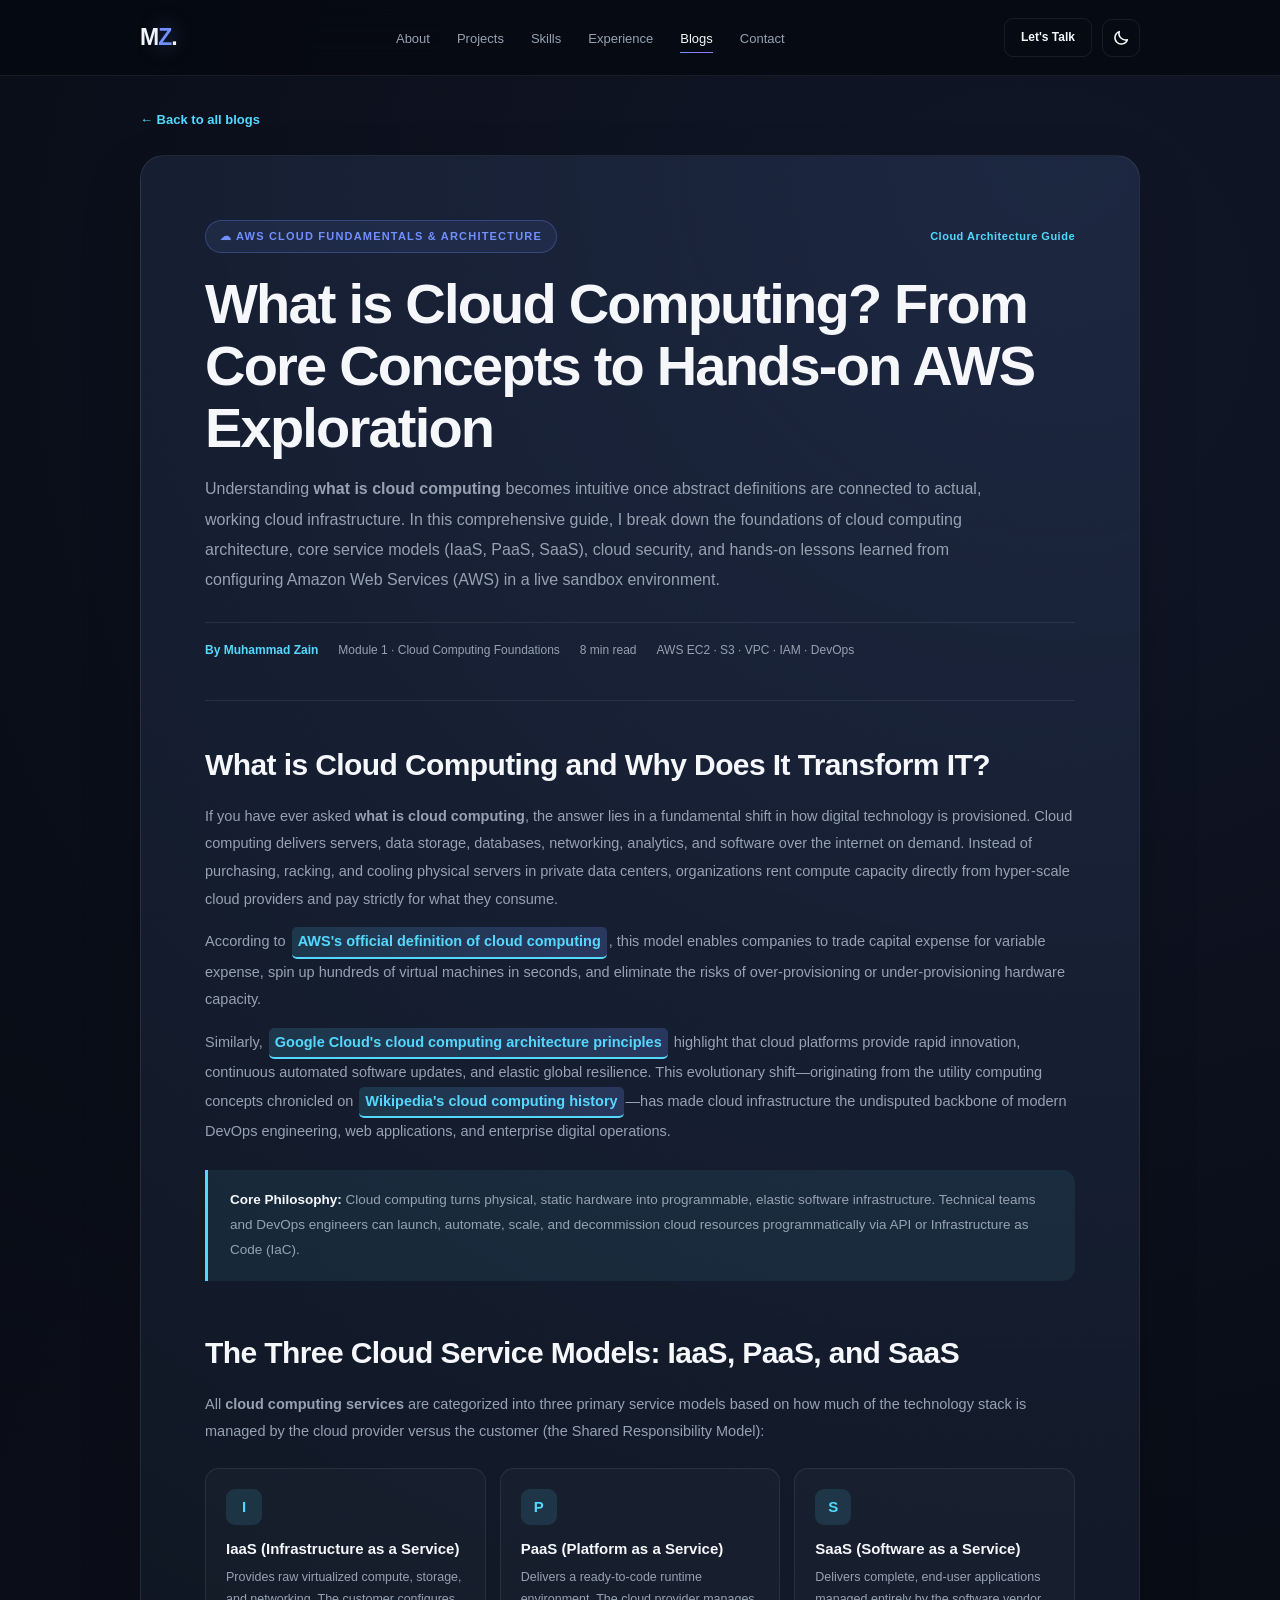
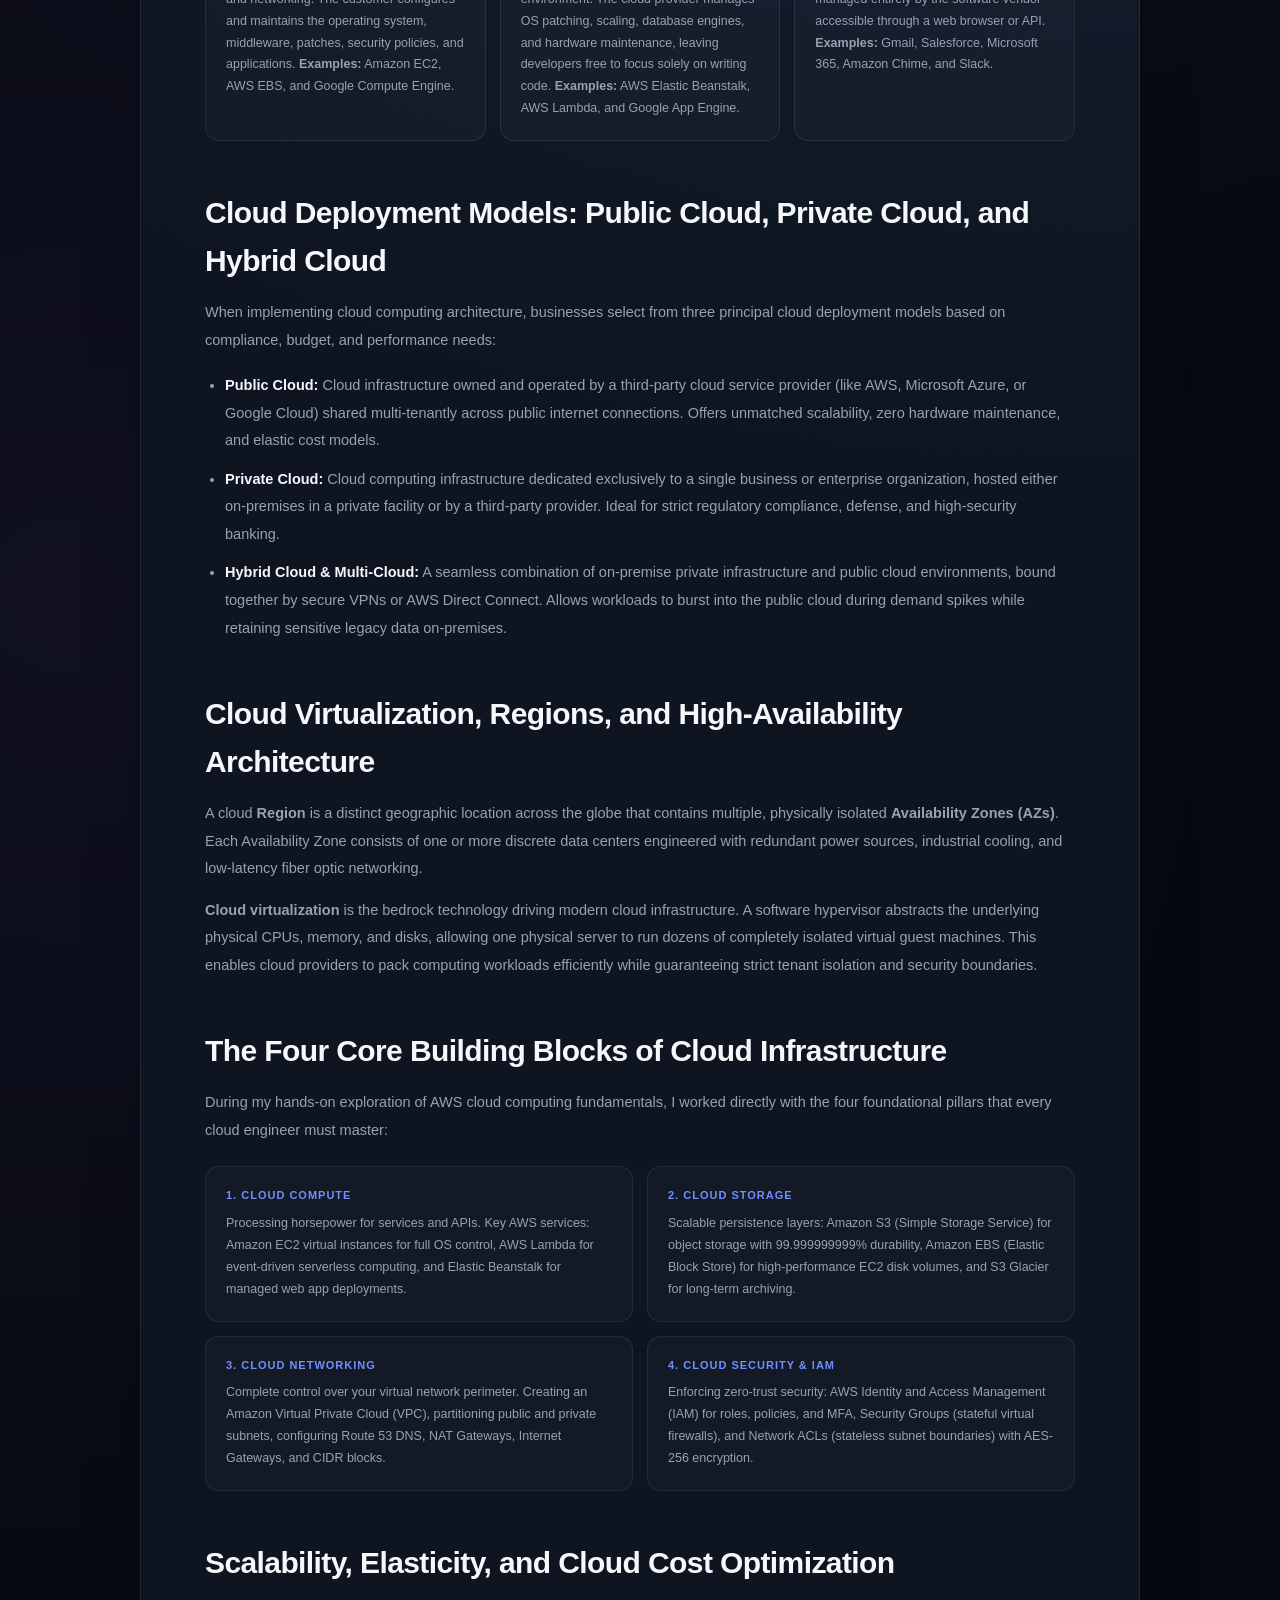
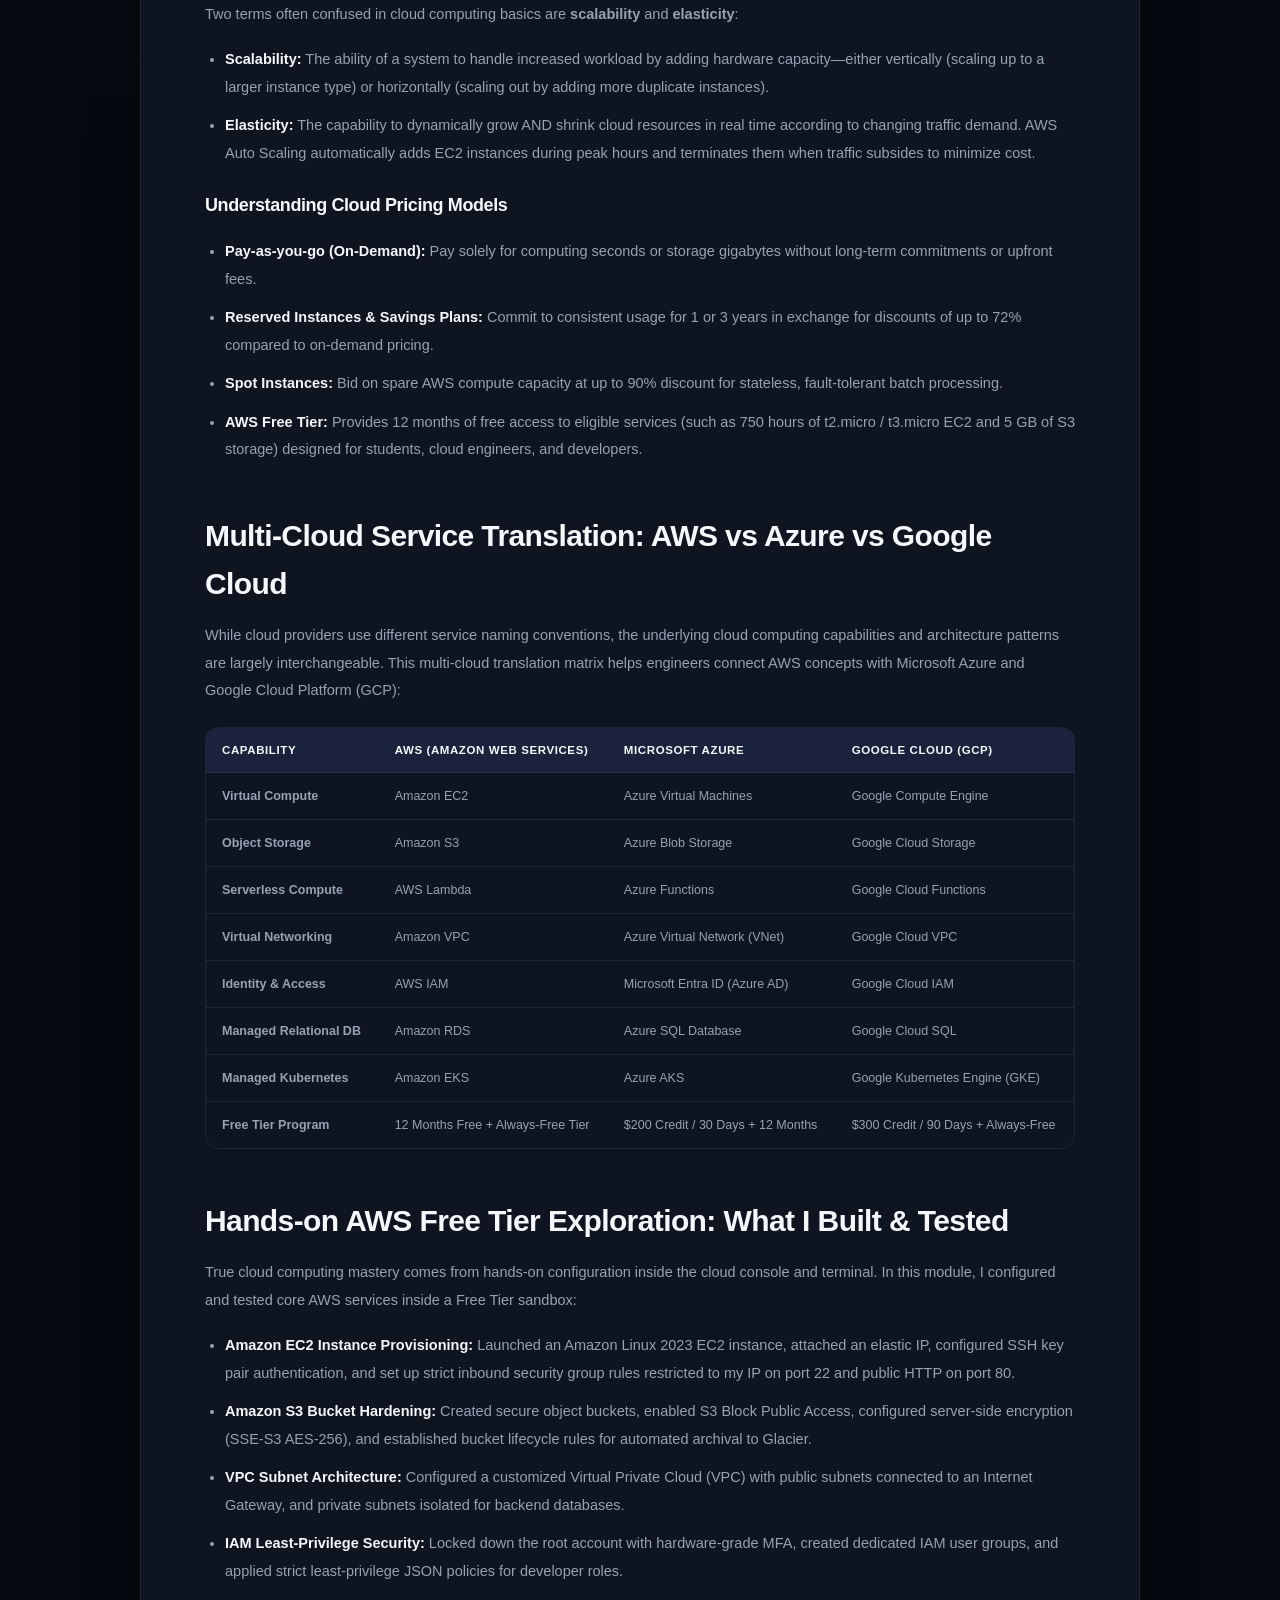
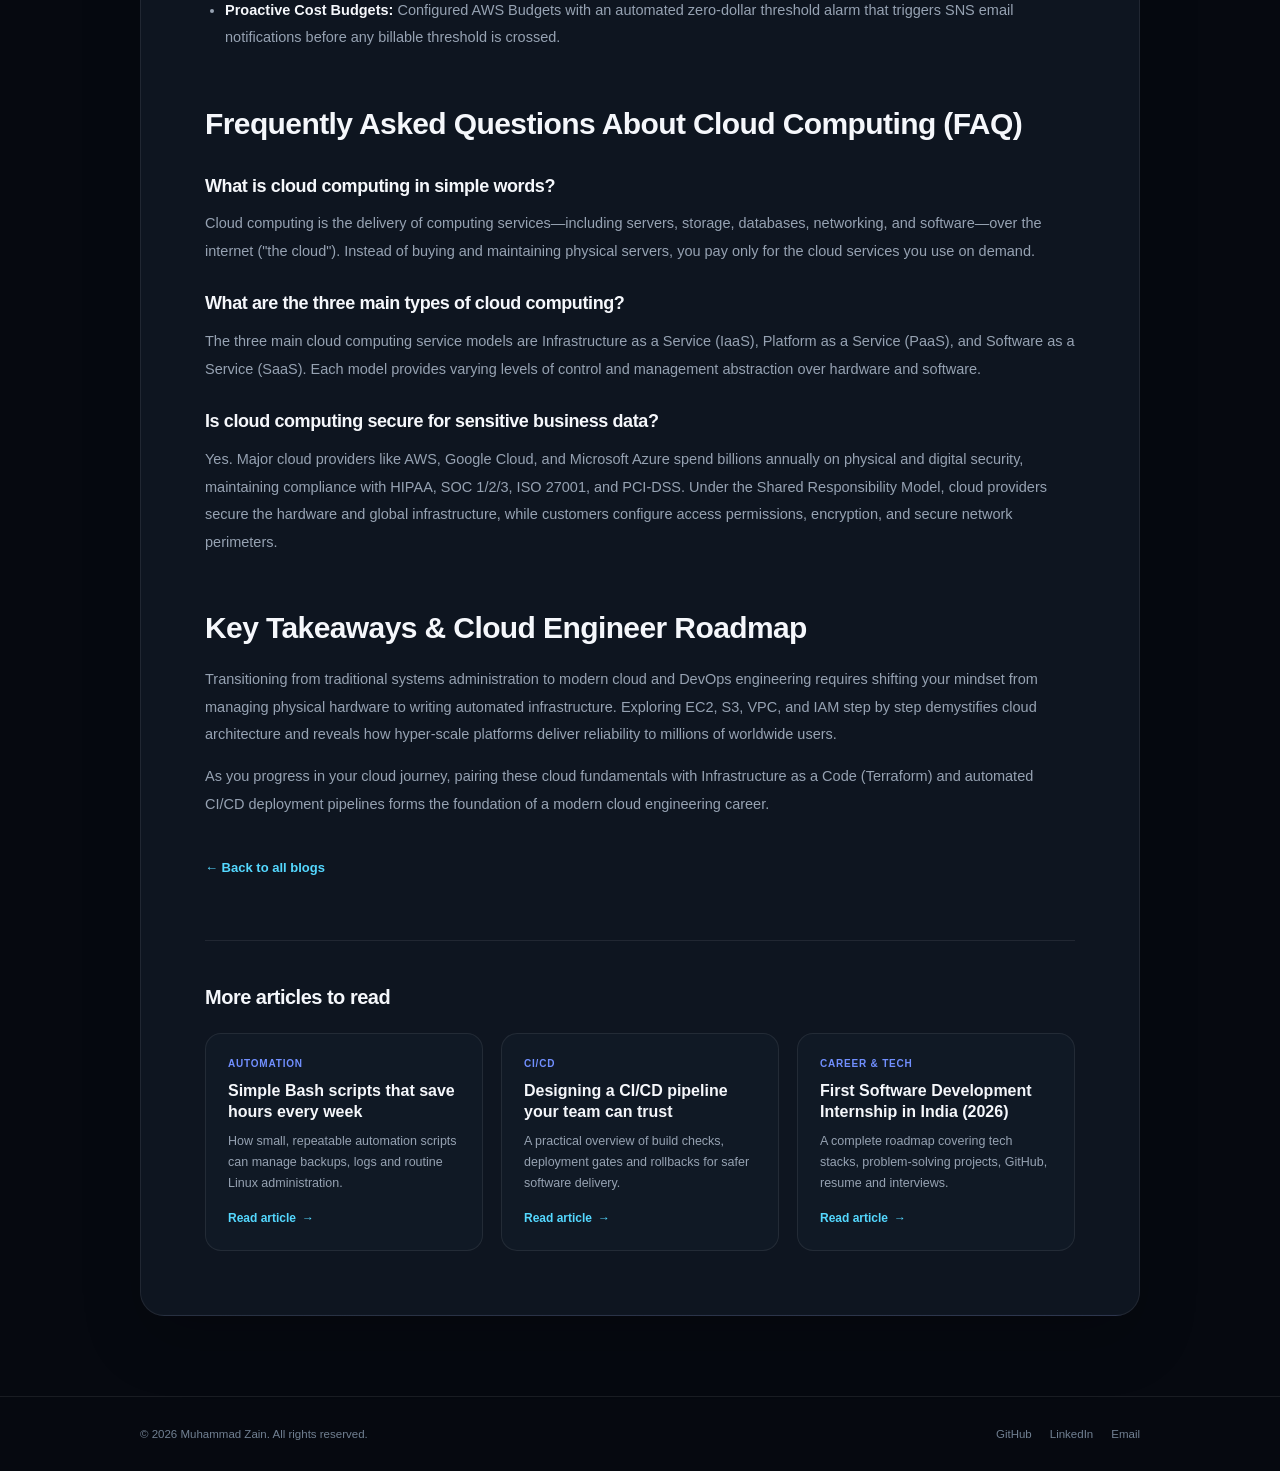
<file: blog-cloud-fundamentals.html>
<!DOCTYPE html>
<html lang="en">
<head>
    <meta charset="UTF-8">
    <meta name="viewport" content="width=device-width, initial-scale=1.0">
    <meta name="theme-color" content="#060910">

    <!-- PRIMARY SEO META TAGS -->
    <title>What is Cloud Computing? Cloud Fundamentals, AWS Services & Architecture Guide | Muhammad Zain</title>
    <meta name="title" content="What is Cloud Computing? Cloud Fundamentals, AWS Services & Architecture Guide | Muhammad Zain">
    <meta name="description" content="What is cloud computing? Complete beginner-to-advanced guide covering cloud computing architecture, services (IaaS, PaaS, SaaS), virtualization, AWS EC2, S3, VPC, IAM, cloud security, and hands-on AWS Free Tier exploration by Muhammad Zain.">
    <meta name="keywords" content="what is cloud computing, cloud computing, cloud computing architecture, cloud computing services, cloud service models, IaaS, PaaS, SaaS, infrastructure as a service, platform as a service, software as a service, AWS cloud fundamentals, cloud computing basics, cloud infrastructure, cloud storage, cloud compute, cloud security, cloud virtualization, cloud scalability and elasticity, AWS EC2, AWS S3, AWS VPC, AWS IAM, cloud networking, cloud cost optimization, AWS Free Tier, multi cloud comparison, public cloud vs private cloud, cloud deployment models, cloud engineer roadmap, DevOps and cloud computing">
    <meta name="author" content="Muhammad Zain">
    <meta name="robots" content="index, follow, max-snippet:-1, max-image-preview:large, max-video-preview:-1">
    <link rel="canonical" href="https://zaincloud009.github.io/MuhammadZainPortfolio/blog-cloud-fundamentals.html">

    <!-- SITE ICONS & FAVICONS (GOOGLE SEARCH COMPLIANT) -->
    <link rel="icon" type="image/png" sizes="48x48" href="https://zaincloud009.github.io/MuhammadZainPortfolio/favicon-48.png">
    <link rel="icon" type="image/png" sizes="96x96" href="https://zaincloud009.github.io/MuhammadZainPortfolio/favicon-96.png">
    <link rel="icon" type="image/png" sizes="192x192" href="https://zaincloud009.github.io/MuhammadZainPortfolio/favicon-192.png">
    <link rel="icon" type="image/x-icon" href="https://zaincloud009.github.io/MuhammadZainPortfolio/favicon.ico">
    <link rel="icon" type="image/png" sizes="32x32" href="https://zaincloud009.github.io/MuhammadZainPortfolio/favicon-32.png">
    <link rel="shortcut icon" href="https://zaincloud009.github.io/MuhammadZainPortfolio/favicon.ico">
    <link rel="apple-touch-icon" sizes="180x180" href="https://zaincloud009.github.io/MuhammadZainPortfolio/apple-touch-icon.png">

    <!-- OPEN GRAPH / FACEBOOK / LINKEDIN -->
    <meta property="og:type" content="article">
    <meta property="og:locale" content="en_US">
    <meta property="og:url" content="https://zaincloud009.github.io/MuhammadZainPortfolio/blog-cloud-fundamentals.html">
    <meta property="og:site_name" content="Muhammad Zain | AWS Cloud & DevOps Engineer">
    <meta property="og:title" content="What is Cloud Computing? Cloud Fundamentals, AWS Services & Architecture Guide">
    <meta property="og:description" content="A comprehensive breakdown of cloud computing architecture, core service models (IaaS, PaaS, SaaS), virtualization, cloud security, and hands-on AWS Free Tier infrastructure.">
    <meta property="og:image" content="https://zaincloud009.github.io/MuhammadZainPortfolio/images/blog-devops-triptych.png">
    <meta property="og:image:alt" content="Cloud Computing Architecture and AWS Cloud Services Preview">
    <meta property="article:published_time" content="2026-09-08T12:00:00+00:00">
    <meta property="article:modified_time" content="2026-09-12T22:30:00+00:00">
    <meta property="article:author" content="https://www.linkedin.com/in/muhammadzaindevops/">
    <meta property="article:section" content="Cloud Computing">
    <meta property="article:tag" content="Cloud Computing">
    <meta property="article:tag" content="AWS Cloud">
    <meta property="article:tag" content="Cloud Architecture">
    <meta property="article:tag" content="DevOps">
    <meta property="article:tag" content="IaaS PaaS SaaS">

    <!-- TWITTER CARD -->
    <meta name="twitter:card" content="summary_large_image">
    <meta name="twitter:url" content="https://zaincloud009.github.io/MuhammadZainPortfolio/blog-cloud-fundamentals.html">
    <meta name="twitter:title" content="What is Cloud Computing? Cloud Fundamentals & AWS Architecture Guide">
    <meta name="twitter:description" content="What is cloud computing? Understand cloud computing architecture, service models (IaaS, PaaS, SaaS), and AWS Free Tier exploration with Muhammad Zain.">
    <meta name="twitter:image" content="https://zaincloud009.github.io/MuhammadZainPortfolio/images/blog-devops-triptych.png">
    <meta name="twitter:creator" content="@ZainCloud009">

    <!-- JSON-LD STRUCTURED DATA (TECH ARTICLE & BREADCRUMBS & FAQ) -->
    <script type="application/ld+json">
    {
      "@context": "https://schema.org",
      "@graph": [
        {
          "@type": "TechArticle",
          "@id": "https://zaincloud009.github.io/MuhammadZainPortfolio/blog-cloud-fundamentals.html#article",
          "isPartOf": {
            "@type": "WebPage",
            "@id": "https://zaincloud009.github.io/MuhammadZainPortfolio/blog-cloud-fundamentals.html",
            "url": "https://zaincloud009.github.io/MuhammadZainPortfolio/blog-cloud-fundamentals.html",
            "name": "What is Cloud Computing? Cloud Fundamentals, AWS Services & Architecture Guide"
          },
          "headline": "What is Cloud Computing? Complete Cloud Fundamentals, Architecture & AWS Exploration Guide",
          "description": "What is cloud computing? Comprehensive tutorial exploring cloud computing basics, architecture, IaaS, PaaS, SaaS service models, cloud virtualization, AWS Free Tier sandbox, and multi-cloud comparisons by Muhammad Zain.",
          "image": "https://zaincloud009.github.io/MuhammadZainPortfolio/images/blog-devops-triptych.png",
          "inLanguage": "en-US",
          "mainEntityOfPage": "https://zaincloud009.github.io/MuhammadZainPortfolio/blog-cloud-fundamentals.html",
          "datePublished": "2026-09-08T12:00:00+00:00",
          "dateModified": "2026-09-12T22:30:00+00:00",
          "author": {
            "@type": "Person",
            "name": "Muhammad Zain",
            "url": "https://zaincloud009.github.io/MuhammadZainPortfolio/",
            "jobTitle": "DevOps & Cloud Engineer",
            "sameAs": [
              "https://www.linkedin.com/in/muhammadzaindevops",
              "https://github.com/ZainCloud009"
            ]
          },
          "publisher": {
            "@type": "Person",
            "name": "Muhammad Zain",
            "url": "https://zaincloud009.github.io/MuhammadZainPortfolio/"
          },
          "keywords": "what is cloud computing, cloud computing, cloud computing architecture, cloud computing services, cloud service models, IaaS, PaaS, SaaS, AWS cloud fundamentals, cloud computing basics, cloud infrastructure, cloud storage, cloud compute, cloud security, cloud virtualization, cloud scalability and elasticity, AWS EC2, AWS S3, AWS VPC, AWS IAM, cloud networking, cloud cost optimization, AWS Free Tier, multi cloud comparison",
          "articleSection": "Cloud Computing",
          "about": [
            {"@type": "Thing", "name": "Cloud Computing"},
            {"@type": "Thing", "name": "Amazon Web Services"},
            {"@type": "Thing", "name": "Infrastructure as a Service"},
            {"@type": "Thing", "name": "Platform as a Service"},
            {"@type": "Thing", "name": "Software as a Service"},
            {"@type": "Thing", "name": "Cloud Storage"},
            {"@type": "Thing", "name": "Virtualization"}
          ]
        },
        {
          "@type": "BreadcrumbList",
          "@id": "https://zaincloud009.github.io/MuhammadZainPortfolio/blog-cloud-fundamentals.html#breadcrumb",
          "itemListElement": [
            {
              "@type": "ListItem",
              "position": 1,
              "name": "Home",
              "item": "https://zaincloud009.github.io/MuhammadZainPortfolio/"
            },
            {
              "@type": "ListItem",
              "position": 2,
              "name": "Blogs",
              "item": "https://zaincloud009.github.io/MuhammadZainPortfolio/#blogs"
            },
            {
              "@type": "ListItem",
              "position": 3,
              "name": "What is Cloud Computing?"
            }
          ]
        },
        {
          "@type": "FAQPage",
          "@id": "https://zaincloud009.github.io/MuhammadZainPortfolio/blog-cloud-fundamentals.html#faq",
          "mainEntity": [
            {
              "@type": "Question",
              "name": "What is cloud computing in simple words?",
              "acceptedAnswer": {
                "@type": "Answer",
                "text": "Cloud computing is the on-demand delivery of IT resources such as servers, storage, databases, networking, and software over the internet with pay-as-you-go pricing, replacing on-premise physical data centers."
              }
            },
            {
              "@type": "Question",
              "name": "What are the three main cloud service models?",
              "acceptedAnswer": {
                "@type": "Answer",
                "text": "The three main cloud computing service models are Infrastructure as a Service (IaaS), Platform as a Service (PaaS), and Software as a Service (SaaS)."
              }
            },
            {
              "@type": "Question",
              "name": "How does AWS Free Tier help beginners learn cloud computing?",
              "acceptedAnswer": {
                "@type": "Answer",
                "text": "AWS Free Tier provides free, hands-on access to essential cloud services like Amazon EC2, Amazon S3, and AWS Lambda for 12 months, allowing engineers to build practical cloud skills safely within defined usage limits."
              }
            }
          ]
        }
      ]
    }
    </script>

    <link rel="stylesheet" href="blog.css">
</head>
<body>

<div class="background-grid"></div>

<!-- NAVBAR -->
<nav>
<div class="container nav-inner">
    <a href="index.html" class="logo">M<span>Z</span>.</a>

    <ul class="nav-links" id="navLinks">
        <li><a href="index.html#about">About</a></li>
        <li><a href="index.html#projects">Projects</a></li>
        <li><a href="index.html#skills">Skills</a></li>
        <li><a href="index.html#experience">Experience</a></li>
        <li><a href="index.html#blogs" class="active">Blogs</a></li>
        <li><a href="index.html#contact">Contact</a></li>
    </ul>

    <div class="nav-actions">
        <a href="index.html#contact" class="nav-contact">Let's Talk</a>
        <button class="theme-toggle" id="themeToggle" type="button" aria-label="Switch to light mode" title="Switch to light mode">
            <svg class="moon-icon" viewBox="0 0 24 24" aria-hidden="true"><path d="M20.5 14.2A8.5 8.5 0 0 1 9.8 3.5 8.5 8.5 0 1 0 20.5 14.2Z"/></svg>
            <svg class="sun-icon" viewBox="0 0 24 24" aria-hidden="true"><circle cx="12" cy="12" r="3.5"/><path d="M12 2.5v2M12 19.5v2M21.5 12h-2M4.5 12h-2M18.7 5.3l-1.4 1.4M6.7 17.3l-1.4 1.4M18.7 18.7l-1.4-1.4M6.7 6.7 5.3 5.3"/></svg>
        </button>
        <button class="menu-toggle" id="menuToggle" type="button" aria-label="Open navigation menu" aria-controls="navLinks" aria-expanded="false">•••</button>
    </div>
</div>
</nav>

<!-- MAIN CONTENT -->
<main>
<div class="container">
    
    <div class="blog-nav-bar">
        <a href="index.html#blogs" class="back-link">← Back to all blogs</a>
    </div>

    <article class="blog-article">
        <div class="article-hero-badge-wrap">
            <div class="article-eyebrow">☁ AWS Cloud Fundamentals &amp; Architecture</div>
            <span class="article-category-tag">Cloud Architecture Guide</span>
        </div>
        
        <h1>What is Cloud Computing? From Core Concepts to Hands-on AWS Exploration</h1>
        <p class="article-lead">Understanding <strong>what is cloud computing</strong> becomes intuitive once abstract definitions are connected to actual, working cloud infrastructure. In this comprehensive guide, I break down the foundations of cloud computing architecture, core service models (IaaS, PaaS, SaaS), cloud security, and hands-on lessons learned from configuring Amazon Web Services (AWS) in a live sandbox environment.</p>
        
        <div class="article-byline">
            <span>By Muhammad Zain</span>
            <span>Module 1 · Cloud Computing Foundations</span>
            <span>8 min read</span>
            <span>AWS EC2 · S3 · VPC · IAM · DevOps</span>
        </div>
        
        <div class="article-divider"></div>

        <!-- SECTION 1 -->
        <section class="article-section">
            <h2>What is Cloud Computing and Why Does It Transform IT?</h2>
            <p>If you have ever asked <strong>what is cloud computing</strong>, the answer lies in a fundamental shift in how digital technology is provisioned. Cloud computing delivers servers, data storage, databases, networking, analytics, and software over the internet on demand. Instead of purchasing, racking, and cooling physical servers in private data centers, organizations rent compute capacity directly from hyper-scale cloud providers and pay strictly for what they consume.</p>
            
            <p>According to <a href="https://aws.amazon.com/what-is-cloud-computing/" target="_blank" rel="noopener noreferrer" class="seo-backlink">AWS's official definition of cloud computing</a>, this model enables companies to trade capital expense for variable expense, spin up hundreds of virtual machines in seconds, and eliminate the risks of over-provisioning or under-provisioning hardware capacity.</p>

            <p>Similarly, <a href="https://cloud.google.com/learn/what-is-cloud-computing" target="_blank" rel="noopener noreferrer" class="seo-backlink">Google Cloud's cloud computing architecture principles</a> highlight that cloud platforms provide rapid innovation, continuous automated software updates, and elastic global resilience. This evolutionary shift—originating from the utility computing concepts chronicled on <a href="https://en.wikipedia.org/wiki/Cloud_computing" target="_blank" rel="noopener noreferrer" class="seo-backlink">Wikipedia's cloud computing history</a>—has made cloud infrastructure the undisputed backbone of modern DevOps engineering, web applications, and enterprise digital operations.</p>

            <div class="article-callout">
                <strong>Core Philosophy:</strong> Cloud computing turns physical, static hardware into programmable, elastic software infrastructure. Technical teams and DevOps engineers can launch, automate, scale, and decommission cloud resources programmatically via API or Infrastructure as Code (IaC).
            </div>
        </section>

        <!-- SECTION 2 -->
        <section class="article-section">
            <h2>The Three Cloud Service Models: IaaS, PaaS, and SaaS</h2>
            <p>All <strong>cloud computing services</strong> are categorized into three primary service models based on how much of the technology stack is managed by the cloud provider versus the customer (the Shared Responsibility Model):</p>
            
            <div class="service-models">
                <div class="service-model">
                    <div class="model-icon">I</div>
                    <h4>IaaS (Infrastructure as a Service)</h4>
                    <p>Provides raw virtualized compute, storage, and networking. The customer configures and maintains the operating system, middleware, patches, security policies, and applications. <strong>Examples:</strong> Amazon EC2, AWS EBS, and Google Compute Engine.</p>
                </div>
                <div class="service-model">
                    <div class="model-icon">P</div>
                    <h4>PaaS (Platform as a Service)</h4>
                    <p>Delivers a ready-to-code runtime environment. The cloud provider manages OS patching, scaling, database engines, and hardware maintenance, leaving developers free to focus solely on writing code. <strong>Examples:</strong> AWS Elastic Beanstalk, AWS Lambda, and Google App Engine.</p>
                </div>
                <div class="service-model">
                    <div class="model-icon">S</div>
                    <h4>SaaS (Software as a Service)</h4>
                    <p>Delivers complete, end-user applications managed entirely by the software vendor accessible through a web browser or API. <strong>Examples:</strong> Gmail, Salesforce, Microsoft 365, Amazon Chime, and Slack.</p>
                </div>
            </div>
        </section>

        <!-- SECTION 3 -->
        <section class="article-section">
            <h2>Cloud Deployment Models: Public Cloud, Private Cloud, and Hybrid Cloud</h2>
            <p>When implementing cloud computing architecture, businesses select from three principal cloud deployment models based on compliance, budget, and performance needs:</p>
            <ul class="article-list">
                <li><strong>Public Cloud:</strong> Cloud infrastructure owned and operated by a third-party cloud service provider (like AWS, Microsoft Azure, or Google Cloud) shared multi-tenantly across public internet connections. Offers unmatched scalability, zero hardware maintenance, and elastic cost models.</li>
                <li><strong>Private Cloud:</strong> Cloud computing infrastructure dedicated exclusively to a single business or enterprise organization, hosted either on-premises in a private facility or by a third-party provider. Ideal for strict regulatory compliance, defense, and high-security banking.</li>
                <li><strong>Hybrid Cloud &amp; Multi-Cloud:</strong> A seamless combination of on-premise private infrastructure and public cloud environments, bound together by secure VPNs or AWS Direct Connect. Allows workloads to burst into the public cloud during demand spikes while retaining sensitive legacy data on-premises.</li>
            </ul>
        </section>

        <!-- SECTION 4 -->
        <section class="article-section">
            <h2>Cloud Virtualization, Regions, and High-Availability Architecture</h2>
            <p>A cloud <strong>Region</strong> is a distinct geographic location across the globe that contains multiple, physically isolated <strong>Availability Zones (AZs)</strong>. Each Availability Zone consists of one or more discrete data centers engineered with redundant power sources, industrial cooling, and low-latency fiber optic networking.</p>
            <p><strong>Cloud virtualization</strong> is the bedrock technology driving modern cloud infrastructure. A software hypervisor abstracts the underlying physical CPUs, memory, and disks, allowing one physical server to run dozens of completely isolated virtual guest machines. This enables cloud providers to pack computing workloads efficiently while guaranteeing strict tenant isolation and security boundaries.</p>
        </section>

        <!-- SECTION 5 -->
        <section class="article-section">
            <h2>The Four Core Building Blocks of Cloud Infrastructure</h2>
            <p>During my hands-on exploration of AWS cloud computing fundamentals, I worked directly with the four foundational pillars that every cloud engineer must master:</p>
            <div class="cloud-map">
                <div class="cloud-map-item">
                    <span>1. Cloud Compute</span>
                    <p>Processing horsepower for services and APIs. Key AWS services: Amazon EC2 virtual instances for full OS control, AWS Lambda for event-driven serverless computing, and Elastic Beanstalk for managed web app deployments.</p>
                </div>
                <div class="cloud-map-item">
                    <span>2. Cloud Storage</span>
                    <p>Scalable persistence layers: Amazon S3 (Simple Storage Service) for object storage with 99.999999999% durability, Amazon EBS (Elastic Block Store) for high-performance EC2 disk volumes, and S3 Glacier for long-term archiving.</p>
                </div>
                <div class="cloud-map-item">
                    <span>3. Cloud Networking</span>
                    <p>Complete control over your virtual network perimeter. Creating an Amazon Virtual Private Cloud (VPC), partitioning public and private subnets, configuring Route 53 DNS, NAT Gateways, Internet Gateways, and CIDR blocks.</p>
                </div>
                <div class="cloud-map-item">
                    <span>4. Cloud Security &amp; IAM</span>
                    <p>Enforcing zero-trust security: AWS Identity and Access Management (IAM) for roles, policies, and MFA, Security Groups (stateful virtual firewalls), and Network ACLs (stateless subnet boundaries) with AES-256 encryption.</p>
                </div>
            </div>
        </section>

        <!-- SECTION 6 -->
        <section class="article-section">
            <h2>Scalability, Elasticity, and Cloud Cost Optimization</h2>
            <p>Two terms often confused in cloud computing basics are <strong>scalability</strong> and <strong>elasticity</strong>:</p>
            <ul class="article-list">
                <li><strong>Scalability:</strong> The ability of a system to handle increased workload by adding hardware capacity—either vertically (scaling up to a larger instance type) or horizontally (scaling out by adding more duplicate instances).</li>
                <li><strong>Elasticity:</strong> The capability to dynamically grow AND shrink cloud resources in real time according to changing traffic demand. AWS Auto Scaling automatically adds EC2 instances during peak hours and terminates them when traffic subsides to minimize cost.</li>
            </ul>
            
            <h3>Understanding Cloud Pricing Models</h3>
            <ul class="article-list">
                <li><strong>Pay-as-you-go (On-Demand):</strong> Pay solely for computing seconds or storage gigabytes without long-term commitments or upfront fees.</li>
                <li><strong>Reserved Instances &amp; Savings Plans:</strong> Commit to consistent usage for 1 or 3 years in exchange for discounts of up to 72% compared to on-demand pricing.</li>
                <li><strong>Spot Instances:</strong> Bid on spare AWS compute capacity at up to 90% discount for stateless, fault-tolerant batch processing.</li>
                <li><strong>AWS Free Tier:</strong> Provides 12 months of free access to eligible services (such as 750 hours of t2.micro / t3.micro EC2 and 5 GB of S3 storage) designed for students, cloud engineers, and developers.</li>
            </ul>
        </section>

        <!-- SECTION 7 -->
        <section class="article-section">
            <h2>Multi-Cloud Service Translation: AWS vs Azure vs Google Cloud</h2>
            <p>While cloud providers use different service naming conventions, the underlying cloud computing capabilities and architecture patterns are largely interchangeable. This multi-cloud translation matrix helps engineers connect AWS concepts with Microsoft Azure and Google Cloud Platform (GCP):</p>
            <div class="article-table-wrap">
                <table class="article-table">
                    <thead>
                        <tr>
                            <th>Capability</th>
                            <th>AWS (Amazon Web Services)</th>
                            <th>Microsoft Azure</th>
                            <th>Google Cloud (GCP)</th>
                        </tr>
                    </thead>
                    <tbody>
                        <tr>
                            <td><strong>Virtual Compute</strong></td>
                            <td>Amazon EC2</td>
                            <td>Azure Virtual Machines</td>
                            <td>Google Compute Engine</td>
                        </tr>
                        <tr>
                            <td><strong>Object Storage</strong></td>
                            <td>Amazon S3</td>
                            <td>Azure Blob Storage</td>
                            <td>Google Cloud Storage</td>
                        </tr>
                        <tr>
                            <td><strong>Serverless Compute</strong></td>
                            <td>AWS Lambda</td>
                            <td>Azure Functions</td>
                            <td>Google Cloud Functions</td>
                        </tr>
                        <tr>
                            <td><strong>Virtual Networking</strong></td>
                            <td>Amazon VPC</td>
                            <td>Azure Virtual Network (VNet)</td>
                            <td>Google Cloud VPC</td>
                        </tr>
                        <tr>
                            <td><strong>Identity &amp; Access</strong></td>
                            <td>AWS IAM</td>
                            <td>Microsoft Entra ID (Azure AD)</td>
                            <td>Google Cloud IAM</td>
                        </tr>
                        <tr>
                            <td><strong>Managed Relational DB</strong></td>
                            <td>Amazon RDS</td>
                            <td>Azure SQL Database</td>
                            <td>Google Cloud SQL</td>
                        </tr>
                        <tr>
                            <td><strong>Managed Kubernetes</strong></td>
                            <td>Amazon EKS</td>
                            <td>Azure AKS</td>
                            <td>Google Kubernetes Engine (GKE)</td>
                        </tr>
                        <tr>
                            <td><strong>Free Tier Program</strong></td>
                            <td>12 Months Free + Always-Free Tier</td>
                            <td>$200 Credit / 30 Days + 12 Months</td>
                            <td>$300 Credit / 90 Days + Always-Free</td>
                        </tr>
                    </tbody>
                </table>
            </div>
        </section>

        <!-- SECTION 8 -->
        <section class="article-section">
            <h2>Hands-on AWS Free Tier Exploration: What I Built &amp; Tested</h2>
            <p>True cloud computing mastery comes from hands-on configuration inside the cloud console and terminal. In this module, I configured and tested core AWS services inside a Free Tier sandbox:</p>
            <ul class="article-list">
                <li><strong>Amazon EC2 Instance Provisioning:</strong> Launched an Amazon Linux 2023 EC2 instance, attached an elastic IP, configured SSH key pair authentication, and set up strict inbound security group rules restricted to my IP on port 22 and public HTTP on port 80.</li>
                <li><strong>Amazon S3 Bucket Hardening:</strong> Created secure object buckets, enabled S3 Block Public Access, configured server-side encryption (SSE-S3 AES-256), and established bucket lifecycle rules for automated archival to Glacier.</li>
                <li><strong>VPC Subnet Architecture:</strong> Configured a customized Virtual Private Cloud (VPC) with public subnets connected to an Internet Gateway, and private subnets isolated for backend databases.</li>
                <li><strong>IAM Least-Privilege Security:</strong> Locked down the root account with hardware-grade MFA, created dedicated IAM user groups, and applied strict least-privilege JSON policies for developer roles.</li>
                <li><strong>Proactive Cost Budgets:</strong> Configured AWS Budgets with an automated zero-dollar threshold alarm that triggers SNS email notifications before any billable threshold is crossed.</li>
            </ul>
        </section>

        <!-- SECTION 9: FAQ -->
        <section class="article-section">
            <h2>Frequently Asked Questions About Cloud Computing (FAQ)</h2>
            
            <h3>What is cloud computing in simple words?</h3>
            <p>Cloud computing is the delivery of computing services—including servers, storage, databases, networking, and software—over the internet ("the cloud"). Instead of buying and maintaining physical servers, you pay only for the cloud services you use on demand.</p>

            <h3>What are the three main types of cloud computing?</h3>
            <p>The three main cloud computing service models are Infrastructure as a Service (IaaS), Platform as a Service (PaaS), and Software as a Service (SaaS). Each model provides varying levels of control and management abstraction over hardware and software.</p>

            <h3>Is cloud computing secure for sensitive business data?</h3>
            <p>Yes. Major cloud providers like AWS, Google Cloud, and Microsoft Azure spend billions annually on physical and digital security, maintaining compliance with HIPAA, SOC 1/2/3, ISO 27001, and PCI-DSS. Under the Shared Responsibility Model, cloud providers secure the hardware and global infrastructure, while customers configure access permissions, encryption, and secure network perimeters.</p>
        </section>

        <!-- SECTION 10: TAKEAWAYS -->
        <section class="article-section">
            <h2>Key Takeaways &amp; Cloud Engineer Roadmap</h2>
            <p>Transitioning from traditional systems administration to modern cloud and DevOps engineering requires shifting your mindset from managing physical hardware to writing automated infrastructure. Exploring EC2, S3, VPC, and IAM step by step demystifies cloud architecture and reveals how hyper-scale platforms deliver reliability to millions of worldwide users.</p>
            <p>As you progress in your cloud journey, pairing these cloud fundamentals with Infrastructure as a Code (Terraform) and automated CI/CD deployment pipelines forms the foundation of a modern cloud engineering career.</p>
        </section>

        <div style="margin-top: 36px;">
            <a href="index.html#blogs" class="back-link">← Back to all blogs</a>
        </div>

        <!-- MORE ARTICLES -->
        <div class="more-articles-section">
            <h3 class="more-articles-title">More articles to read</h3>
            <div class="more-articles-grid">
                <div class="mini-card">
                    <div>
                        <div class="mini-card-tag">Automation</div>
                        <h4>Simple Bash scripts that save hours every week</h4>
                        <p>How small, repeatable automation scripts can manage backups, logs and routine Linux administration.</p>
                    </div>
                    <a href="blog-bash-automation.html" class="mini-card-link">Read article <span>→</span></a>
                </div>

                <div class="mini-card">
                    <div>
                        <div class="mini-card-tag">CI/CD</div>
                        <h4>Designing a CI/CD pipeline your team can trust</h4>
                        <p>A practical overview of build checks, deployment gates and rollbacks for safer software delivery.</p>
                    </div>
                    <a href="blog-cicd-pipeline.html" class="mini-card-link">Read article <span>→</span></a>
                </div>

                <div class="mini-card">
                    <div>
                        <div class="mini-card-tag">Career &amp; Tech</div>
                        <h4>First Software Development Internship in India (2026)</h4>
                        <p>A complete roadmap covering tech stacks, problem-solving projects, GitHub, resume and interviews.</p>
                    </div>
                    <a href="blog-software-internship-guide-2026.html" class="mini-card-link">Read article <span>→</span></a>
                </div>
            </div>
        </div>

    </article>
</div>
</main>

<!-- FOOTER -->
<footer>
<div class="container footer-inner">
    <div>© <span id="year"></span> Muhammad Zain. All rights reserved.</div>
    <div class="socials">
        <a href="https://github.com/ZainCloud009" target="_blank" rel="noopener noreferrer">GitHub</a>
        <a href="https://www.linkedin.com/in/muhammadzaindevops/" target="_blank" rel="noopener noreferrer">LinkedIn</a>
        <a href="mailto:muhammadzain8489@gmail.com">Email</a>
    </div>
</div>
</footer>

<script>
// CURRENT YEAR
document.getElementById("year").textContent = new Date().getFullYear();

// THEME TOGGLE
const themeToggle = document.getElementById("themeToggle");
const themeColor = document.querySelector('meta[name="theme-color"]');

function setTheme(theme){
    document.documentElement.dataset.theme = theme;
    const isLight = theme === "light";
    themeToggle.setAttribute("aria-label", isLight ? "Switch to dark mode" : "Switch to light mode");
    themeToggle.title = isLight ? "Switch to dark mode" : "Switch to light mode";
    if(themeColor) themeColor.setAttribute("content", isLight ? "#f5f7ff" : "#060910");
}

try{
    const savedTheme = localStorage.getItem("portfolio-theme");
    if(savedTheme === "light" || savedTheme === "dark"){
        setTheme(savedTheme);
    }
}catch(e){}

themeToggle.addEventListener("click", function(){
    const nextTheme = document.documentElement.dataset.theme === "light" ? "dark" : "light";
    setTheme(nextTheme);
    try{
        localStorage.setItem("portfolio-theme", nextTheme);
    }catch(e){}
});

// MOBILE MENU
const menuToggle = document.getElementById("menuToggle");
const navLinks = document.getElementById("navLinks");

function closeMobileMenu(){
    navLinks.classList.remove("is-open");
    menuToggle.setAttribute("aria-expanded", "false");
}

menuToggle.addEventListener("click", function(){
    const isOpen = navLinks.classList.toggle("is-open");
    menuToggle.setAttribute("aria-expanded", String(isOpen));
});

navLinks.addEventListener("click", function(e){
    if(e.target.closest("a")) closeMobileMenu();
});
</script>

</body>
</html>
</file>
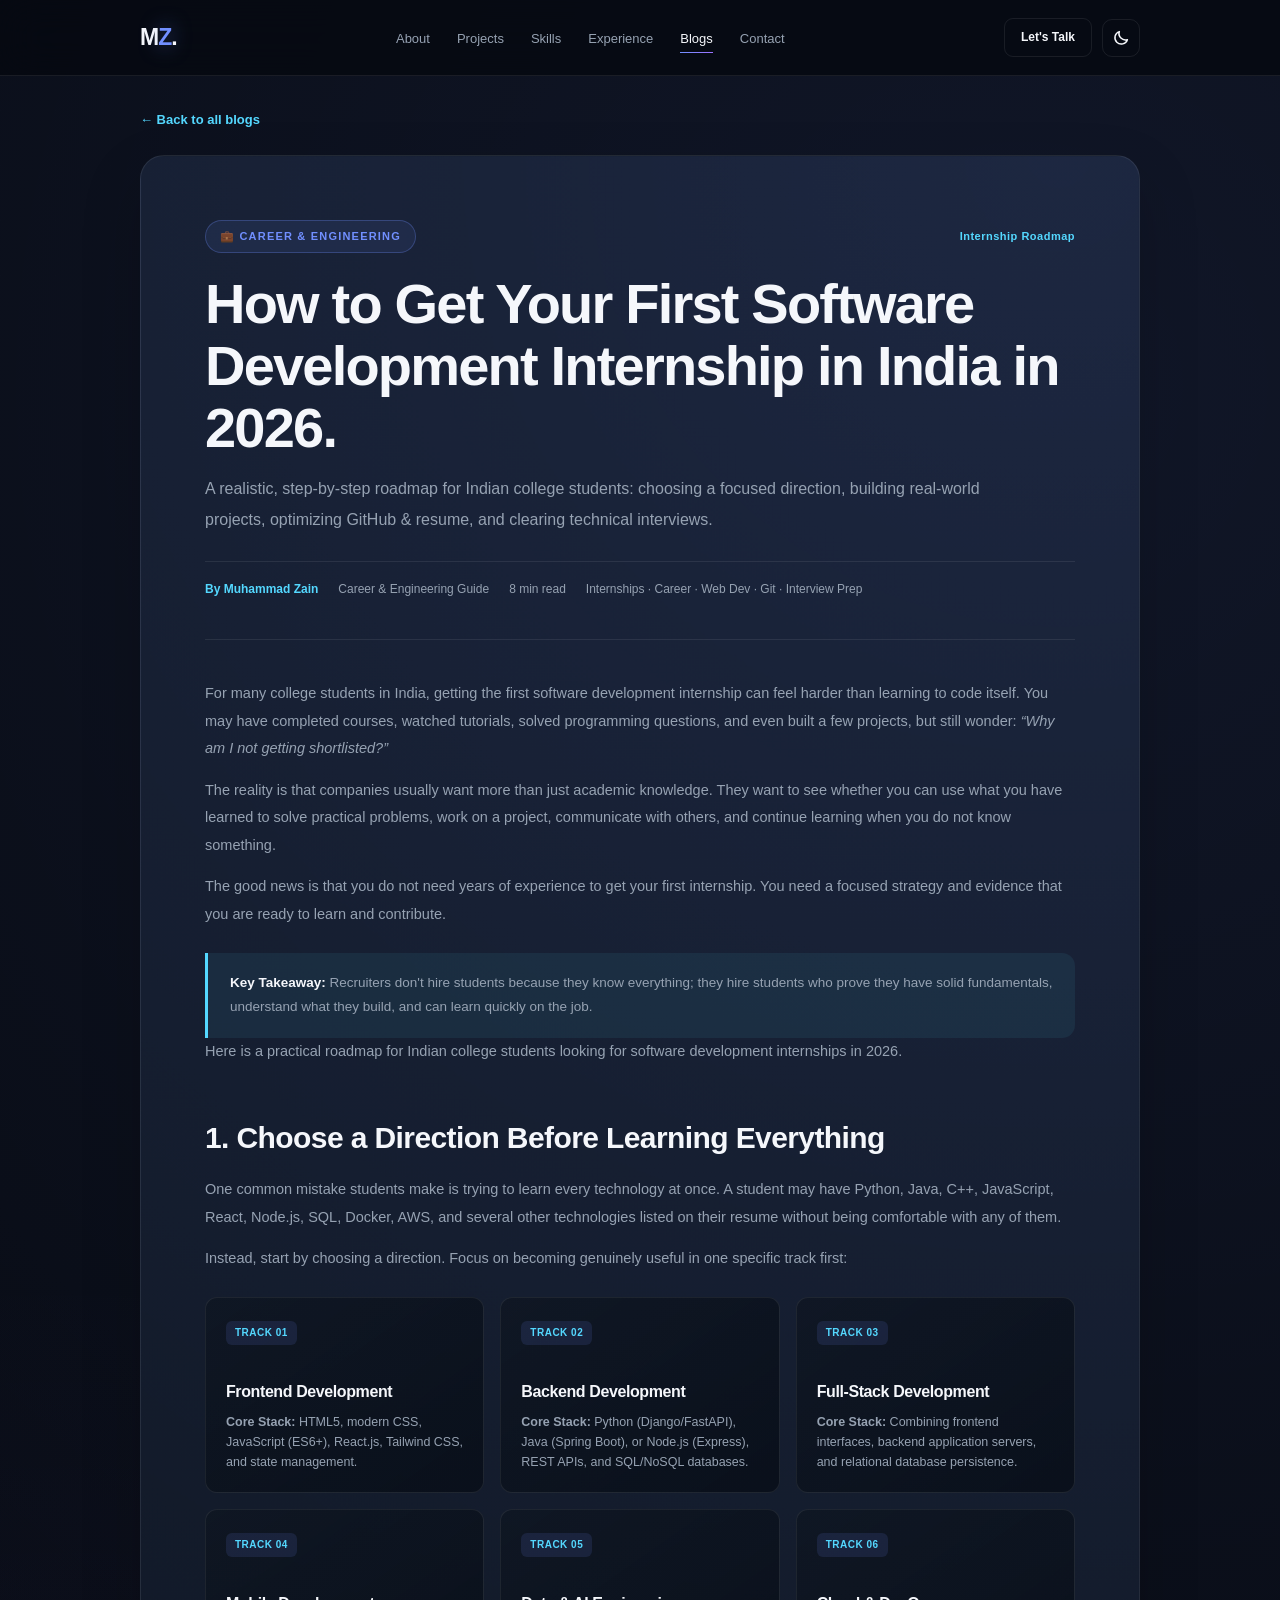
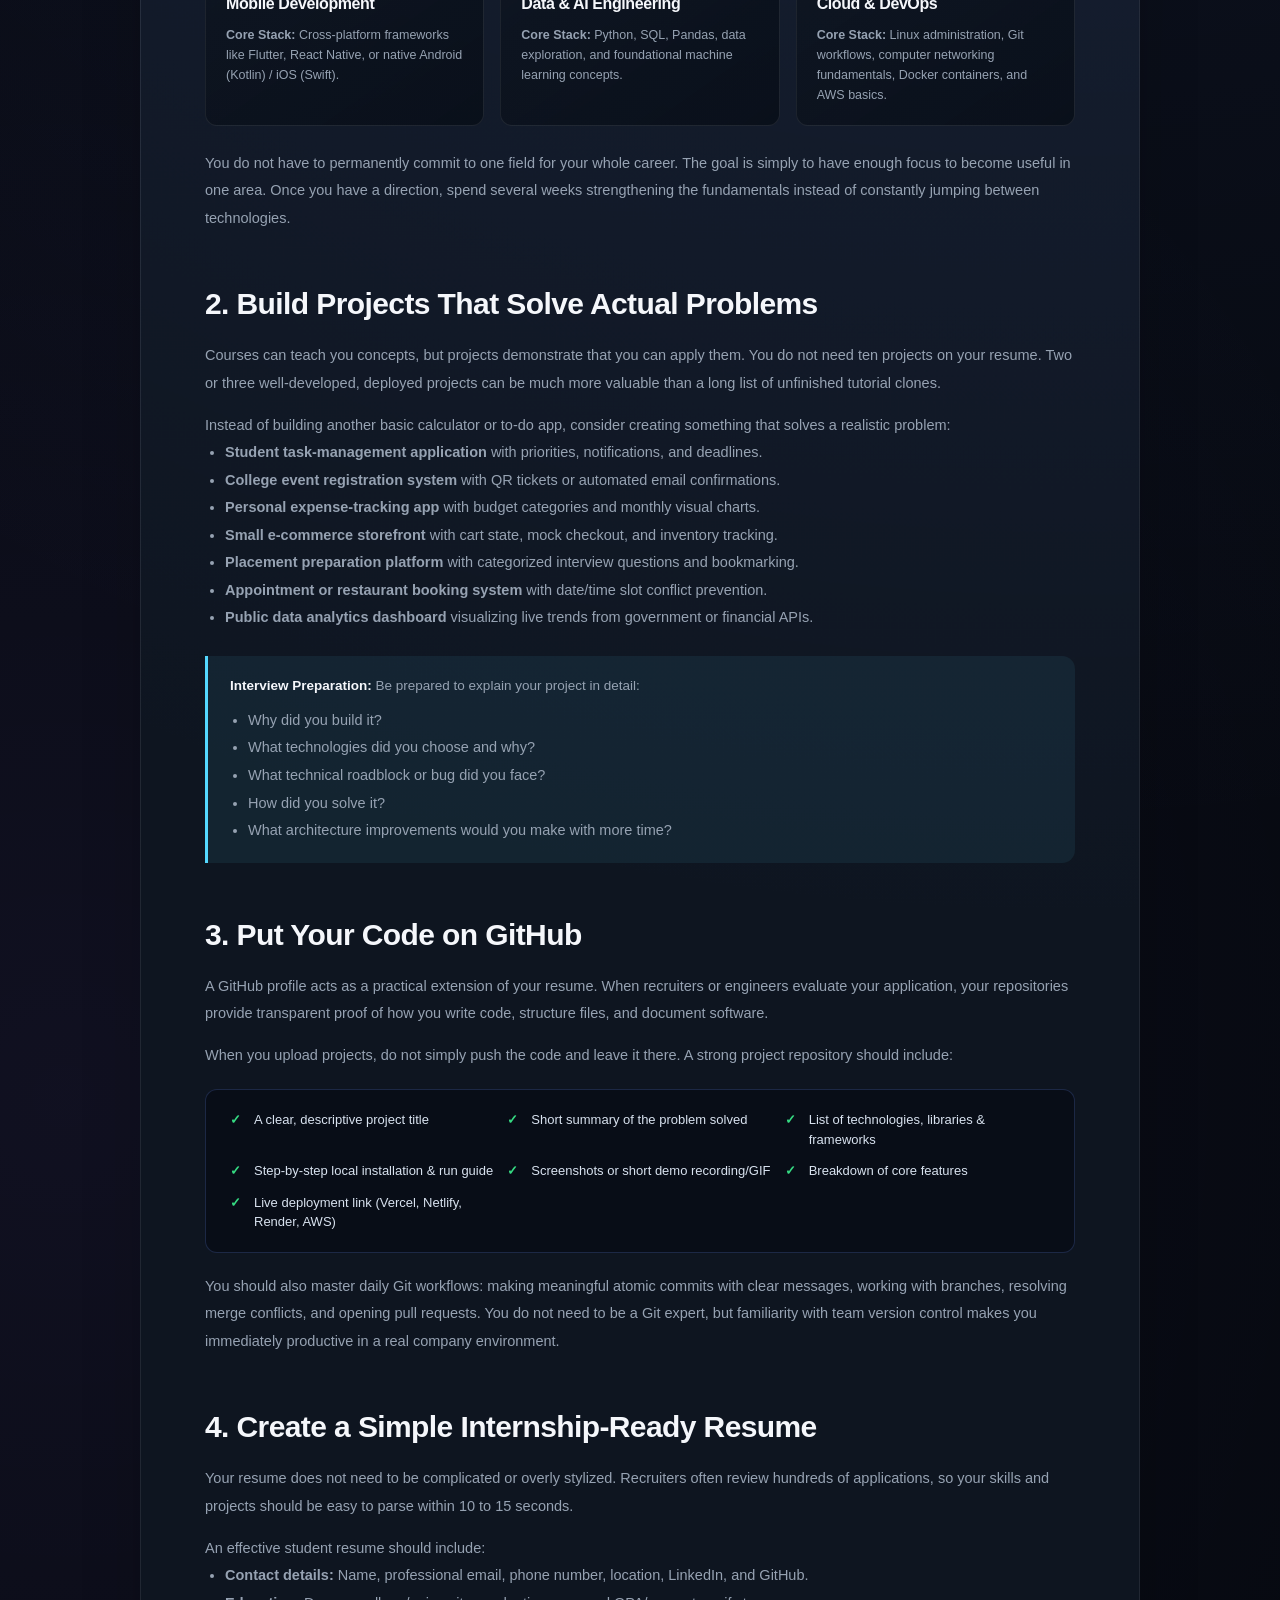
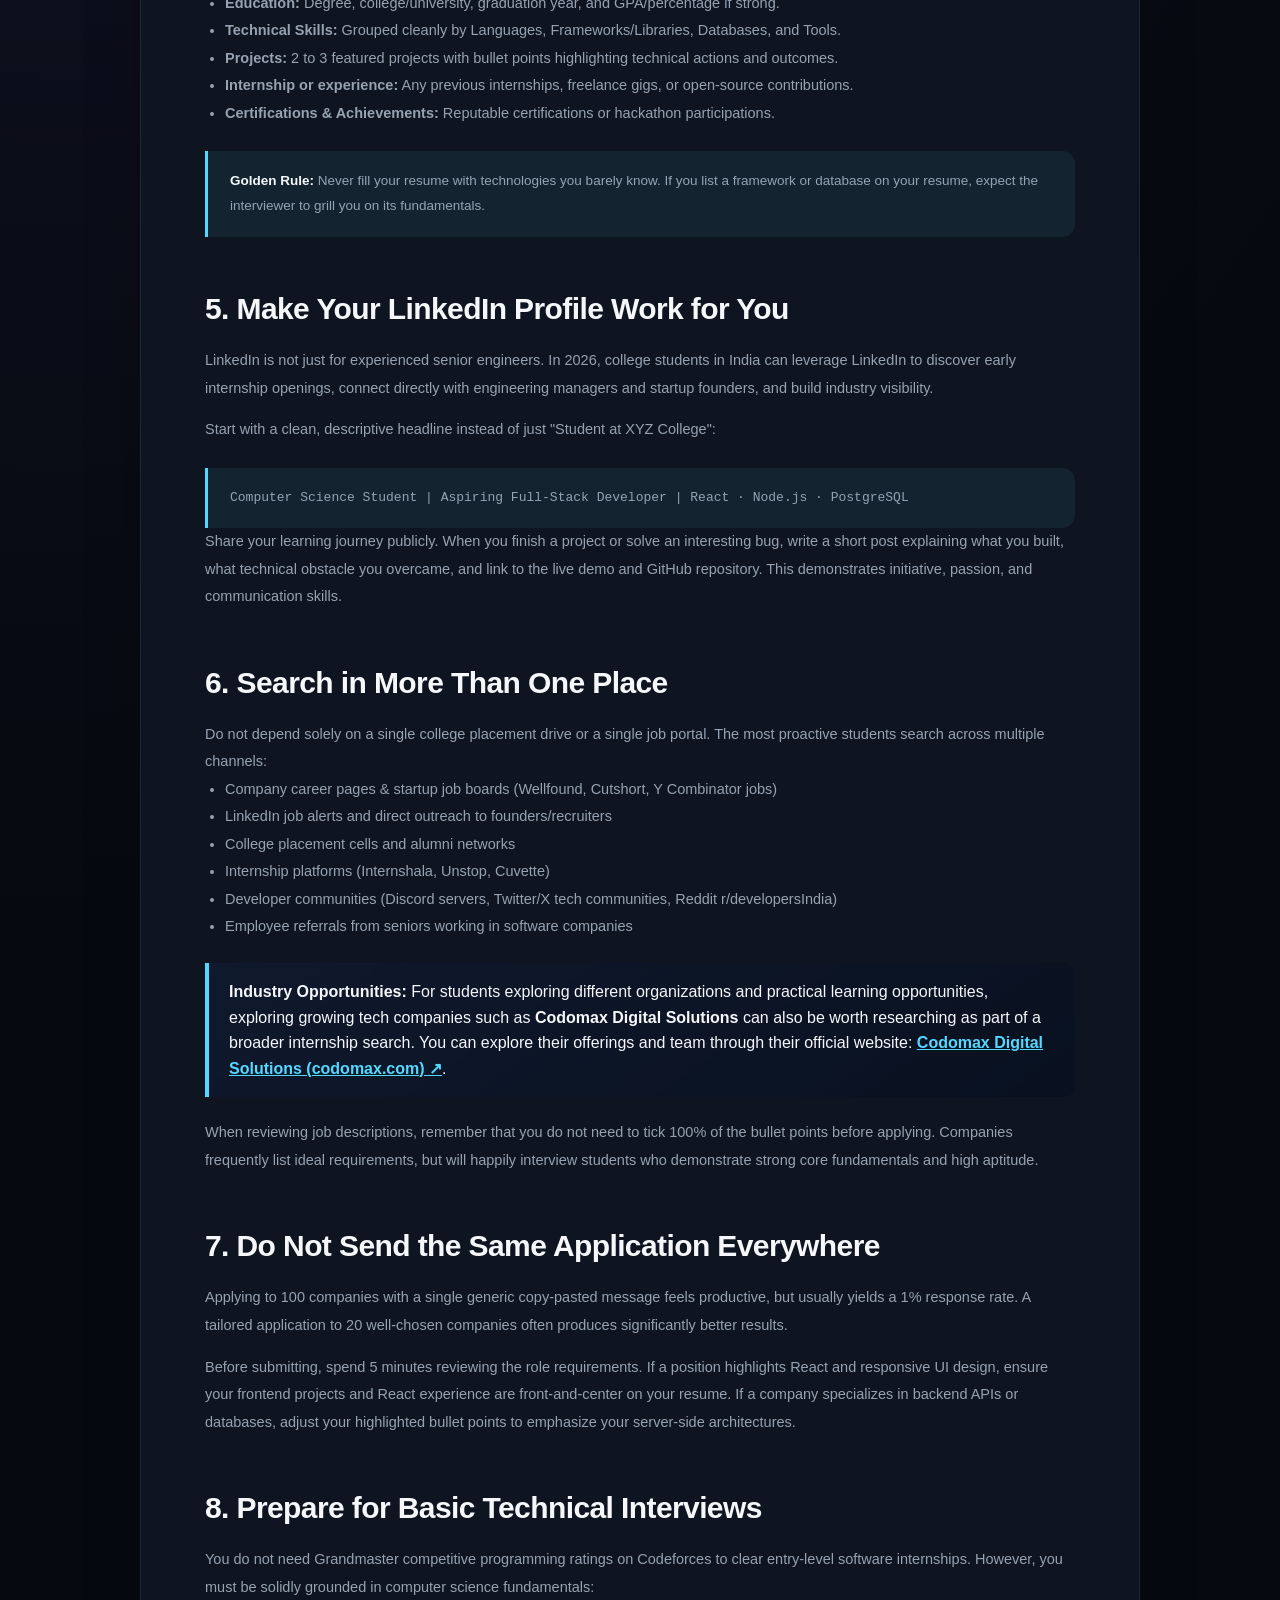
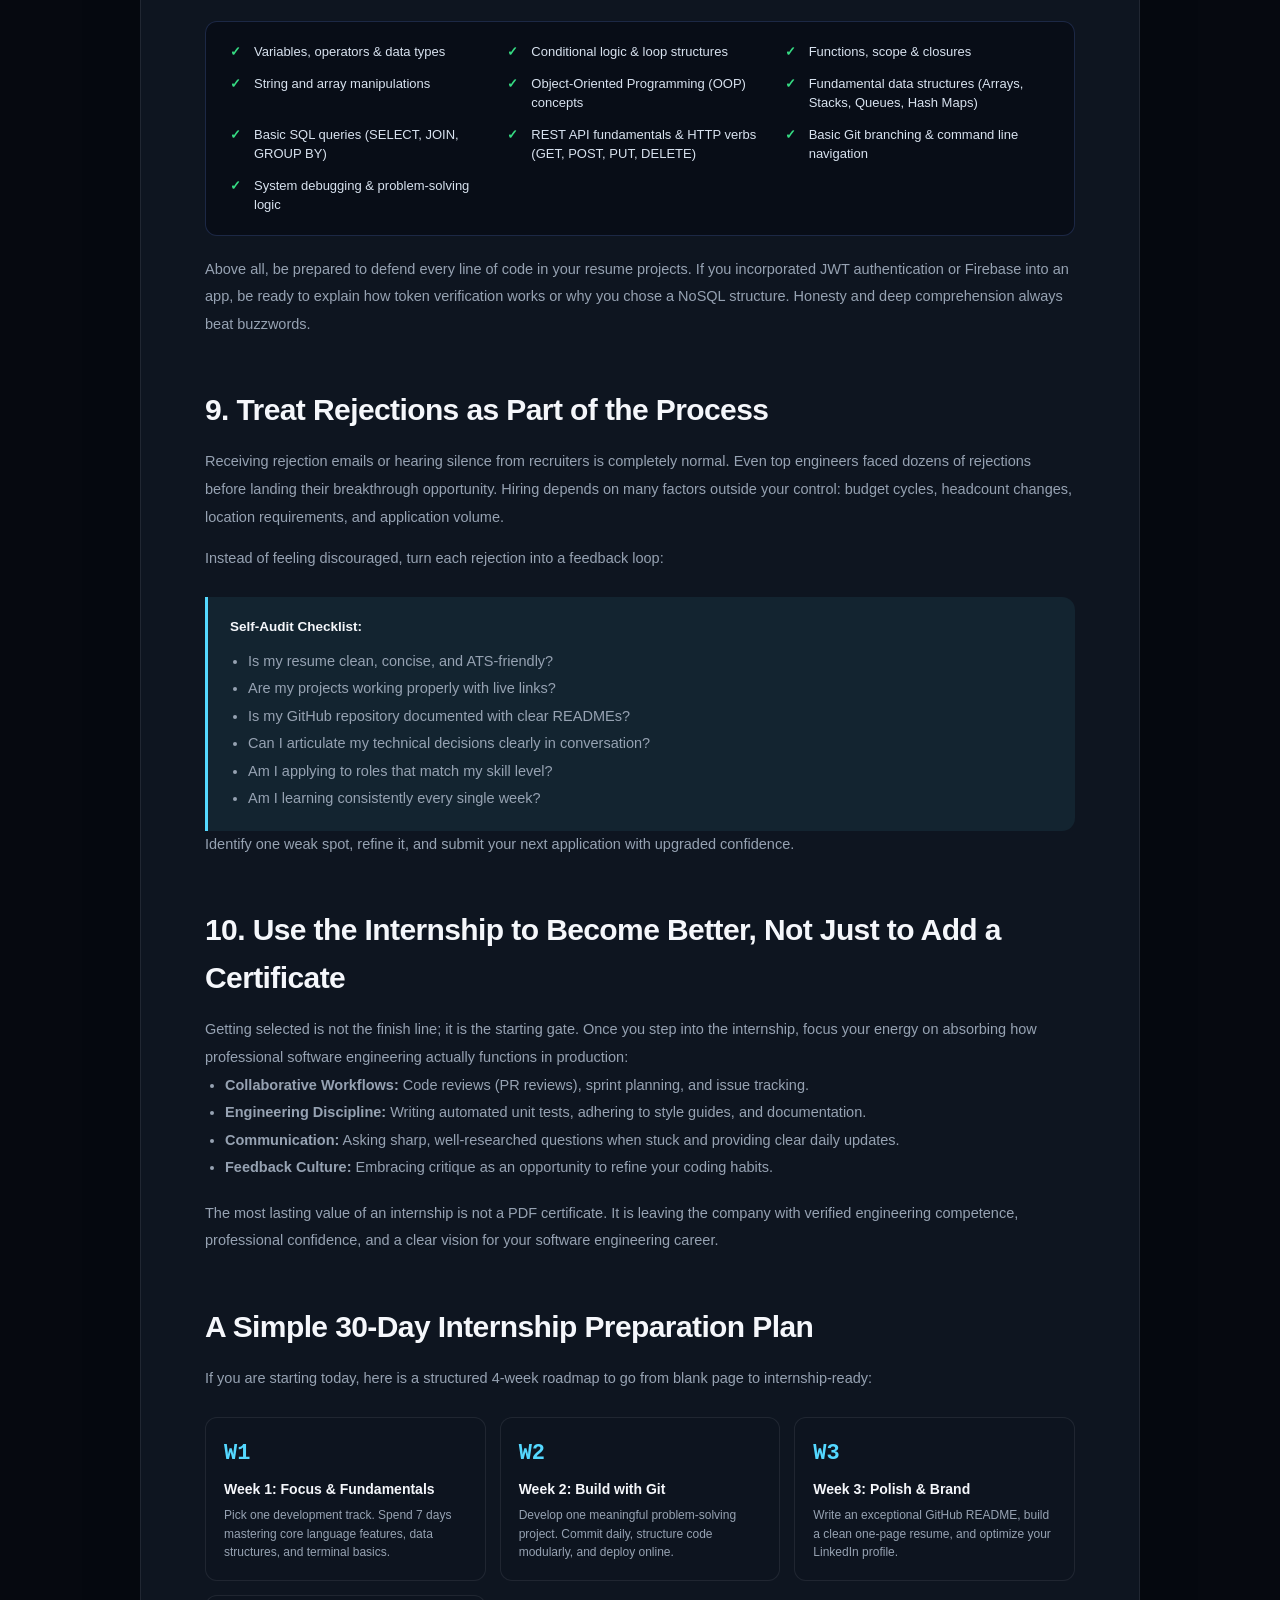
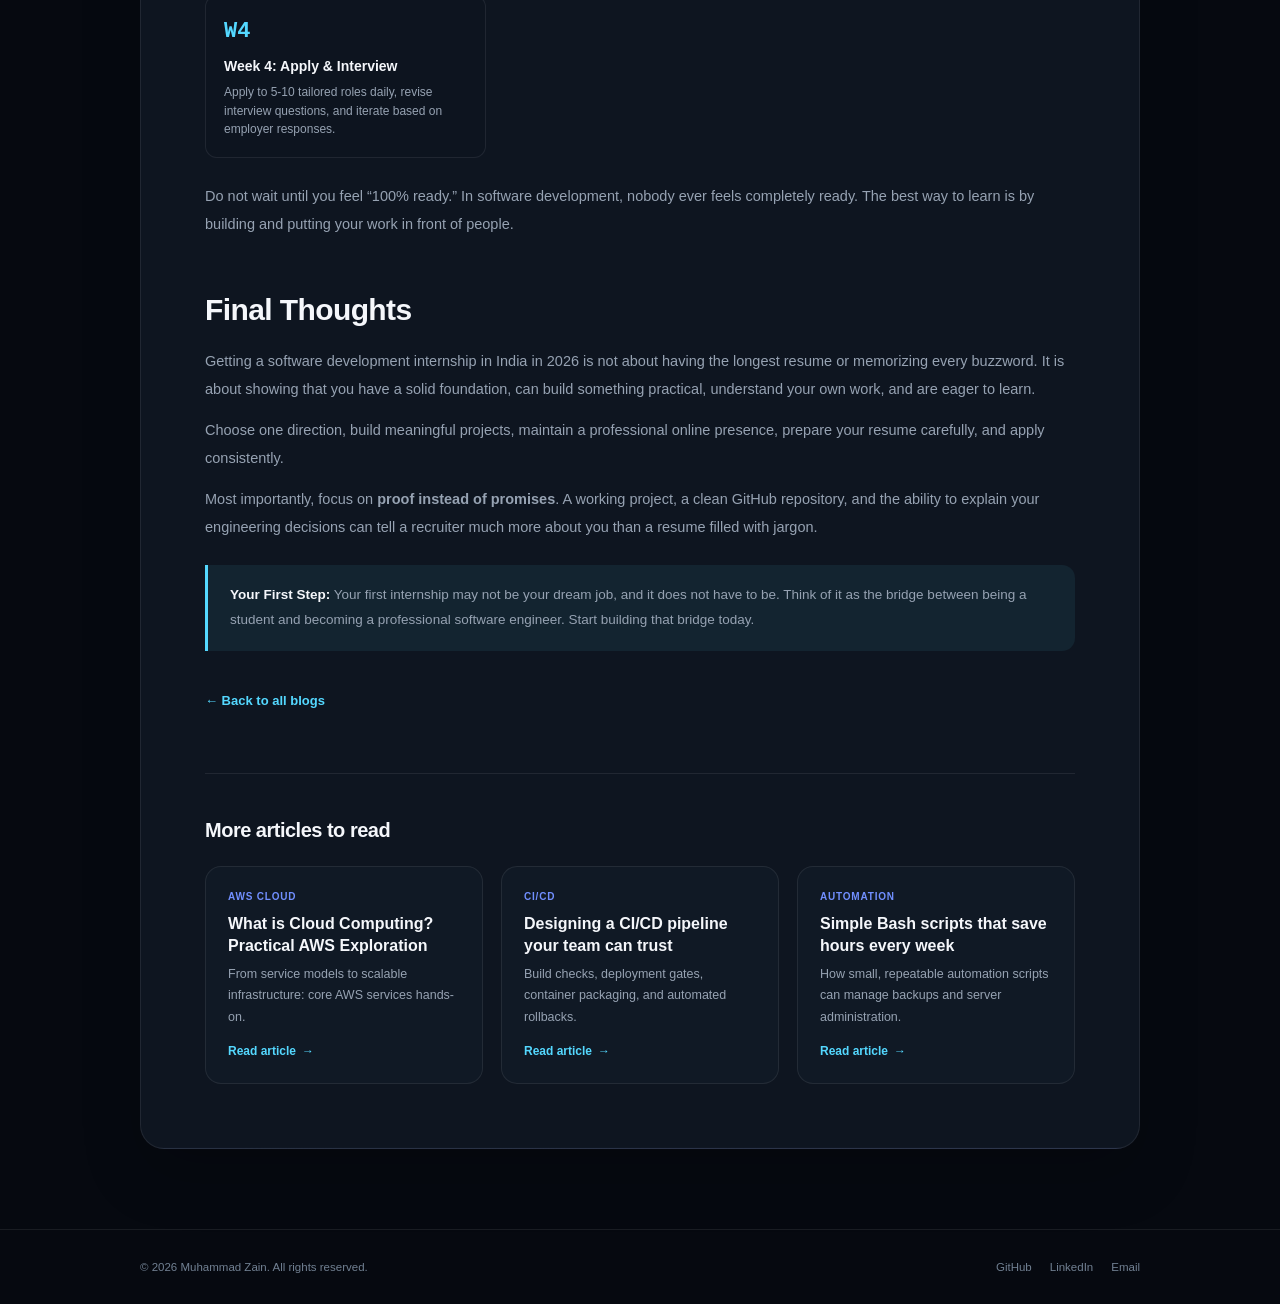
<file: blog-software-internship-guide-2026.html>
<!DOCTYPE html>
<html lang="en">
<head>
    <meta charset="UTF-8">
    <meta name="viewport" content="width=device-width, initial-scale=1.0">
    <meta name="theme-color" content="#060910">

    <!-- PRIMARY SEO META TAGS -->
    <title>How to Get Your First Software Development Internship in India in 2026 | Muhammad Zain</title>
    <meta name="title" content="How to Get Your First Software Development Internship in India in 2026 | Muhammad Zain">
    <meta name="description" content="A comprehensive, practical roadmap for Indian college students to secure their first software development internship in 2026. Master tech stack selection, real-world projects, GitHub, resume optimization, and interview preparation.">
    <meta name="keywords" content="how to get software development internship in india 2026, software developer internship roadmap, college student internship guide, tech internship india, coding internship for beginners, software engineering internship resume, github projects for internship, codomax digital solutions internship, tech interview preparation for students, first software job india">
    <meta name="author" content="Muhammad Zain">
    <meta name="robots" content="index, follow, max-snippet:-1, max-image-preview:large, max-video-preview:-1">
    <link rel="canonical" href="https://zaincloud009.github.io/MuhammadZainPortfolio/blog-software-internship-guide-2026.html">

    <!-- SITE ICONS & FAVICONS (GOOGLE SEARCH COMPLIANT) -->
    <link rel="icon" type="image/png" sizes="48x48" href="https://zaincloud009.github.io/MuhammadZainPortfolio/favicon-48.png">
    <link rel="icon" type="image/png" sizes="96x96" href="https://zaincloud009.github.io/MuhammadZainPortfolio/favicon-96.png">
    <link rel="icon" type="image/png" sizes="192x192" href="https://zaincloud009.github.io/MuhammadZainPortfolio/favicon-192.png">
    <link rel="icon" type="image/x-icon" href="https://zaincloud009.github.io/MuhammadZainPortfolio/favicon.ico">
    <link rel="icon" type="image/png" sizes="32x32" href="https://zaincloud009.github.io/MuhammadZainPortfolio/favicon-32.png">
    <link rel="shortcut icon" href="https://zaincloud009.github.io/MuhammadZainPortfolio/favicon.ico">
    <link rel="apple-touch-icon" sizes="180x180" href="https://zaincloud009.github.io/MuhammadZainPortfolio/apple-touch-icon.png">

    <!-- OPEN GRAPH / FACEBOOK / LINKEDIN -->
    <meta property="og:type" content="article">
    <meta property="og:locale" content="en_US">
    <meta property="og:url" content="https://zaincloud009.github.io/MuhammadZainPortfolio/blog-software-internship-guide-2026.html">
    <meta property="og:site_name" content="Muhammad Zain | AWS Cloud & DevOps Engineer">
    <meta property="og:title" content="How to Get Your First Software Development Internship in India in 2026">
    <meta property="og:description" content="A practical 2026 roadmap for college students in India: choose a direction, build problem-solving projects, polish GitHub & resume, and navigate technical interviews with confidence.">
    <meta property="og:image" content="https://zaincloud009.github.io/MuhammadZainPortfolio/images/blog-devops-triptych.png">
    <meta property="og:image:alt" content="Software Development Internship Roadmap for 2026 Preview">
    <meta property="article:published_time" content="2026-09-14T12:00:00+00:00">
    <meta property="article:modified_time" content="2026-09-14T12:00:00+00:00">
    <meta property="article:author" content="https://www.linkedin.com/in/muhammadzaindevops/">
    <meta property="article:section" content="Career & Software Development">
    <meta property="article:tag" content="Software Internship">
    <meta property="article:tag" content="Career Guide">
    <meta property="article:tag" content="Web Development">
    <meta property="article:tag" content="Student Roadmap">
    <meta property="article:tag" content="GitHub & Resume">

    <!-- TWITTER CARD -->
    <meta name="twitter:card" content="summary_large_image">
    <meta name="twitter:url" content="https://zaincloud009.github.io/MuhammadZainPortfolio/blog-software-internship-guide-2026.html">
    <meta name="twitter:title" content="How to Get Your First Software Development Internship in India in 2026">
    <meta name="twitter:description" content="Step-by-step 2026 roadmap for Indian college students to break into tech and secure their first software development internship.">
    <meta name="twitter:image" content="https://zaincloud009.github.io/MuhammadZainPortfolio/images/blog-devops-triptych.png">
    <meta name="twitter:creator" content="@ZainCloud009">

    <!-- JSON-LD STRUCTURED DATA (ARTICLE, BREADCRUMBS & FAQ SCHEMAS) -->
    <script type="application/ld+json">
    {
      "@context": "https://schema.org",
      "@graph": [
        {
          "@type": "Article",
          "@id": "https://zaincloud009.github.io/MuhammadZainPortfolio/blog-software-internship-guide-2026.html#article",
          "isPartOf": {
            "@type": "WebPage",
            "@id": "https://zaincloud009.github.io/MuhammadZainPortfolio/blog-software-internship-guide-2026.html",
            "url": "https://zaincloud009.github.io/MuhammadZainPortfolio/blog-software-internship-guide-2026.html",
            "name": "How to Get Your First Software Development Internship in India in 2026 | Muhammad Zain"
          },
          "headline": "How to Get Your First Software Development Internship in India in 2026",
          "description": "Comprehensive guide for college students in India to prepare for, apply to, and land their first software engineering internship with actionable strategies for projects, GitHub, resumes, and interviews.",
          "image": "https://zaincloud009.github.io/MuhammadZainPortfolio/images/blog-devops-triptych.png",
          "inLanguage": "en-US",
          "mainEntityOfPage": "https://zaincloud009.github.io/MuhammadZainPortfolio/blog-software-internship-guide-2026.html",
          "datePublished": "2026-09-14T12:00:00+00:00",
          "dateModified": "2026-09-14T12:00:00+00:00",
          "author": {
            "@type": "Person",
            "name": "Muhammad Zain",
            "url": "https://zaincloud009.github.io/MuhammadZainPortfolio/",
            "jobTitle": "AWS Cloud & DevOps Engineer",
            "sameAs": [
              "https://www.linkedin.com/in/muhammadzaindevops",
              "https://github.com/ZainCloud009"
            ]
          },
          "publisher": {
            "@type": "Person",
            "name": "Muhammad Zain",
            "url": "https://zaincloud009.github.io/MuhammadZainPortfolio/"
          },
          "articleSection": "Career & Software Development",
          "keywords": "software development internship india 2026, software internship roadmap, college student internship tips, coding projects for resume, how to pass technical interviews"
        },
        {
          "@type": "BreadcrumbList",
          "@id": "https://zaincloud009.github.io/MuhammadZainPortfolio/blog-software-internship-guide-2026.html#breadcrumb",
          "itemListElement": [
            {
              "@type": "ListItem",
              "position": 1,
              "name": "Home",
              "item": "https://zaincloud009.github.io/MuhammadZainPortfolio/"
            },
            {
              "@type": "ListItem",
              "position": 2,
              "name": "Blogs",
              "item": "https://zaincloud009.github.io/MuhammadZainPortfolio/#blogs"
            },
            {
              "@type": "ListItem",
              "position": 3,
              "name": "Internship Roadmap 2026",
              "item": "https://zaincloud009.github.io/MuhammadZainPortfolio/blog-software-internship-guide-2026.html"
            }
          ]
        },
        {
          "@type": "FAQPage",
          "@id": "https://zaincloud009.github.io/MuhammadZainPortfolio/blog-software-internship-guide-2026.html#faq",
          "mainEntity": [
            {
              "@type": "Question",
              "name": "Do I need years of experience to get my first software internship?",
              "acceptedAnswer": {
                "@type": "Answer",
                "text": "No. Companies look for evidence that you understand fundamentals, can build and explain realistic projects, communicate effectively, and are eager to learn and contribute."
              }
            },
            {
              "@type": "Question",
              "name": "What kind of projects should I build for an internship resume?",
              "acceptedAnswer": {
                "@type": "Answer",
                "text": "Build 2 to 3 projects that solve practical problems instead of generic tutorial clones. Examples include student task-management systems, appointment booking platforms, expense trackers, and interactive data dashboards."
              }
            },
            {
              "@type": "Question",
              "name": "How should I organize my GitHub repositories for recruiters?",
              "acceptedAnswer": {
                "@type": "Answer",
                "text": "Ensure each repository has a clean name, comprehensive README with setup instructions, screenshots, technologies used, feature overview, and a link to a live deployed demo if possible."
              }
            },
            {
              "@type": "Question",
              "name": "What technical topics are asked in entry-level software internship interviews?",
              "acceptedAnswer": {
                "@type": "Answer",
                "text": "Focus on programming fundamentals: variables, conditions, loops, functions, OOP concepts, basic data structures, SQL databases, API concepts, HTTP basics, and an in-depth understanding of your own portfolio projects."
              }
            }
          ]
        }
      ]
    }
    </script>

    <link rel="stylesheet" href="blog.css">
    <style>
        /* Custom enhancements for internship guide */
        .roadmap-grid {
            display: grid;
            grid-template-columns: repeat(auto-fit, minmax(260px, 1fr));
            gap: 16px;
            margin: 24px 0;
        }
        .roadmap-card {
            background: linear-gradient(145deg, rgba(14,21,32,.7), rgba(8,14,24,.85));
            border: 1px solid var(--border);
            border-radius: 12px;
            padding: 20px;
            transition: transform .25s ease, border-color .25s ease;
        }
        .roadmap-card:hover {
            transform: translateY(-3px);
            border-color: rgba(113,143,255,.4);
        }
        .roadmap-badge {
            display: inline-block;
            padding: 4px 9px;
            font-size: 10px;
            font-weight: 750;
            letter-spacing: .5px;
            text-transform: uppercase;
            border-radius: 6px;
            background: rgba(113,143,255,.12);
            color: var(--cyan);
            margin-bottom: 10px;
        }
        .roadmap-card h3 {
            font-size: 16px;
            margin-bottom: 8px;
            color: var(--text);
        }
        .roadmap-card p {
            font-size: 12.5px;
            color: var(--muted);
            line-height: 1.6;
            margin: 0;
        }
        .plan-timeline {
            display: grid;
            grid-template-columns: repeat(auto-fit, minmax(210px, 1fr));
            gap: 14px;
            margin: 25px 0;
        }
        .plan-step {
            padding: 18px;
            border-radius: 12px;
            background: rgba(14,21,32,.6);
            border: 1px solid var(--border);
            position: relative;
        }
        .plan-step-num {
            font-size: 22px;
            font-weight: 800;
            color: var(--cyan);
            margin-bottom: 6px;
            font-family: ui-monospace, SFMono-Regular, monospace;
        }
        .plan-step h4 {
            font-size: 14px;
            margin-bottom: 6px;
            color: var(--text);
        }
        .plan-step p {
            font-size: 12px;
            color: var(--muted);
            line-height: 1.55;
            margin: 0;
        }
        .checklist-box {
            background: rgba(6,11,20,.7);
            border: 1px solid rgba(113,143,255,.2);
            border-radius: 12px;
            padding: 20px 24px;
            margin: 20px 0;
        }
        .checklist-box ul {
            list-style: none;
            padding: 0;
            margin: 0;
            display: grid;
            grid-template-columns: repeat(auto-fit, minmax(240px, 1fr));
            gap: 12px;
        }
        .checklist-box li {
            position: relative;
            padding-left: 24px;
            font-size: 13px;
            color: #d8e2ef;
            line-height: 1.5;
        }
        .checklist-box li::before {
            content: "✓";
            position: absolute;
            left: 0;
            top: 0;
            color: var(--green);
            font-weight: 800;
        }
        html[data-theme="light"] .roadmap-card,
        html[data-theme="light"] .plan-step,
        html[data-theme="light"] .checklist-box {
            background: #fff;
            border-color: rgba(31,48,81,.12);
            box-shadow: 0 4px 18px rgba(31,48,81,.05);
        }
        html[data-theme="light"] .checklist-box li {
            color: #2d3748;
        }
        .company-callout {
            background: linear-gradient(145deg, rgba(16,28,52,.6), rgba(8,16,32,.85));
            border-left: 4px solid var(--cyan);
            padding: 16px 20px;
            border-radius: 0 10px 10px 0;
            margin: 22px 0;
        }
        html[data-theme="light"] .company-callout {
            background: #f0f6ff;
            border-left-color: #2b6cb0;
        }
    </style>
</head>
<body>

<div class="background-grid"></div>

<!-- NAVBAR -->
<nav>
<div class="container nav-inner">
    <a href="index.html" class="logo">M<span>Z</span>.</a>

    <ul class="nav-links" id="navLinks">
        <li><a href="index.html#about">About</a></li>
        <li><a href="index.html#projects">Projects</a></li>
        <li><a href="index.html#skills">Skills</a></li>
        <li><a href="index.html#experience">Experience</a></li>
        <li><a href="index.html#blogs" class="active">Blogs</a></li>
        <li><a href="index.html#contact">Contact</a></li>
    </ul>

    <div class="nav-actions">
        <a href="index.html#contact" class="nav-contact">Let's Talk</a>
        <button class="theme-toggle" id="themeToggle" type="button" aria-label="Switch to light mode" title="Switch to light mode">
            <svg class="moon-icon" viewBox="0 0 24 24" aria-hidden="true"><path d="M20.5 14.2A8.5 8.5 0 0 1 9.8 3.5 8.5 8.5 0 1 0 20.5 14.2Z"/></svg>
            <svg class="sun-icon" viewBox="0 0 24 24" aria-hidden="true"><circle cx="12" cy="12" r="3.5"/><path d="M12 2.5v2M12 19.5v2M21.5 12h-2M4.5 12h-2M18.7 5.3l-1.4 1.4M6.7 17.3l-1.4 1.4M18.7 18.7l-1.4-1.4M6.7 6.7 5.3 5.3"/></svg>
        </button>
        <button class="menu-toggle" id="menuToggle" type="button" aria-label="Open navigation menu" aria-controls="navLinks" aria-expanded="false">•••</button>
    </div>
</div>
</nav>

<!-- MAIN CONTENT -->
<main>
<div class="container">
    
    <div class="blog-nav-bar">
        <a href="index.html#blogs" class="back-link">← Back to all blogs</a>
    </div>

    <article class="blog-article">
        <div class="article-hero-badge-wrap">
            <div class="article-eyebrow">💼 Career &amp; Engineering</div>
            <span class="article-category-tag">Internship Roadmap</span>
        </div>
        
        <h1>How to Get Your First Software Development Internship in India in 2026.</h1>
        <p class="article-lead">A realistic, step-by-step roadmap for Indian college students: choosing a focused direction, building real-world projects, optimizing GitHub &amp; resume, and clearing technical interviews.</p>
        
        <div class="article-byline">
            <span>By Muhammad Zain</span>
            <span>Career &amp; Engineering Guide</span>
            <span>8 min read</span>
            <span>Internships · Career · Web Dev · Git · Interview Prep</span>
        </div>
        
        <div class="article-divider"></div>

        <section class="article-section">
            <p>For many college students in India, getting the first software development internship can feel harder than learning to code itself. You may have completed courses, watched tutorials, solved programming questions, and even built a few projects, but still wonder: <em>“Why am I not getting shortlisted?”</em></p>
            
            <p>The reality is that companies usually want more than just academic knowledge. They want to see whether you can use what you have learned to solve practical problems, work on a project, communicate with others, and continue learning when you do not know something.</p>
            
            <p>The good news is that you do not need years of experience to get your first internship. You need a focused strategy and evidence that you are ready to learn and contribute.</p>
            
            <div class="article-callout">
                <strong>Key Takeaway:</strong> Recruiters don't hire students because they know everything; they hire students who prove they have solid fundamentals, understand what they build, and can learn quickly on the job.
            </div>
            
            <p>Here is a practical roadmap for Indian college students looking for software development internships in 2026.</p>
        </section>

        <!-- SECTION 1 -->
        <section class="article-section">
            <h2>1. Choose a Direction Before Learning Everything</h2>
            <p>One common mistake students make is trying to learn every technology at once. A student may have Python, Java, C++, JavaScript, React, Node.js, SQL, Docker, AWS, and several other technologies listed on their resume without being comfortable with any of them.</p>
            <p>Instead, start by choosing a direction. Focus on becoming genuinely useful in one specific track first:</p>

            <div class="roadmap-grid">
                <div class="roadmap-card">
                    <span class="roadmap-badge">Track 01</span>
                    <h3>Frontend Development</h3>
                    <p><strong>Core Stack:</strong> HTML5, modern CSS, JavaScript (ES6+), React.js, Tailwind CSS, and state management.</p>
                </div>
                <div class="roadmap-card">
                    <span class="roadmap-badge">Track 02</span>
                    <h3>Backend Development</h3>
                    <p><strong>Core Stack:</strong> Python (Django/FastAPI), Java (Spring Boot), or Node.js (Express), REST APIs, and SQL/NoSQL databases.</p>
                </div>
                <div class="roadmap-card">
                    <span class="roadmap-badge">Track 03</span>
                    <h3>Full-Stack Development</h3>
                    <p><strong>Core Stack:</strong> Combining frontend interfaces, backend application servers, and relational database persistence.</p>
                </div>
                <div class="roadmap-card">
                    <span class="roadmap-badge">Track 04</span>
                    <h3>Mobile Development</h3>
                    <p><strong>Core Stack:</strong> Cross-platform frameworks like Flutter, React Native, or native Android (Kotlin) / iOS (Swift).</p>
                </div>
                <div class="roadmap-card">
                    <span class="roadmap-badge">Track 05</span>
                    <h3>Data &amp; AI Engineering</h3>
                    <p><strong>Core Stack:</strong> Python, SQL, Pandas, data exploration, and foundational machine learning concepts.</p>
                </div>
                <div class="roadmap-card">
                    <span class="roadmap-badge">Track 06</span>
                    <h3>Cloud &amp; DevOps</h3>
                    <p><strong>Core Stack:</strong> Linux administration, Git workflows, computer networking fundamentals, Docker containers, and AWS basics.</p>
                </div>
            </div>

            <p>You do not have to permanently commit to one field for your whole career. The goal is simply to have enough focus to become useful in one area. Once you have a direction, spend several weeks strengthening the fundamentals instead of constantly jumping between technologies.</p>
        </section>

        <!-- SECTION 2 -->
        <section class="article-section">
            <h2>2. Build Projects That Solve Actual Problems</h2>
            <p>Courses can teach you concepts, but projects demonstrate that you can apply them. You do not need ten projects on your resume. Two or three well-developed, deployed projects can be much more valuable than a long list of unfinished tutorial clones.</p>
            <p>Instead of building another basic calculator or to-do app, consider creating something that solves a realistic problem:</p>
            
            <ul style="margin-left: 20px; line-height: 1.8; color: var(--muted); margin-bottom: 20px;">
                <li><strong>Student task-management application</strong> with priorities, notifications, and deadlines.</li>
                <li><strong>College event registration system</strong> with QR tickets or automated email confirmations.</li>
                <li><strong>Personal expense-tracking app</strong> with budget categories and monthly visual charts.</li>
                <li><strong>Small e-commerce storefront</strong> with cart state, mock checkout, and inventory tracking.</li>
                <li><strong>Placement preparation platform</strong> with categorized interview questions and bookmarking.</li>
                <li><strong>Appointment or restaurant booking system</strong> with date/time slot conflict prevention.</li>
                <li><strong>Public data analytics dashboard</strong> visualizing live trends from government or financial APIs.</li>
            </ul>

            <div class="article-callout">
                <strong>Interview Preparation:</strong> Be prepared to explain your project in detail:
                <ul style="margin-top: 8px; margin-left: 18px; line-height: 1.6;">
                    <li>Why did you build it?</li>
                    <li>What technologies did you choose and why?</li>
                    <li>What technical roadblock or bug did you face?</li>
                    <li>How did you solve it?</li>
                    <li>What architecture improvements would you make with more time?</li>
                </ul>
            </div>
        </section>

        <!-- SECTION 3 -->
        <section class="article-section">
            <h2>3. Put Your Code on GitHub</h2>
            <p>A GitHub profile acts as a practical extension of your resume. When recruiters or engineers evaluate your application, your repositories provide transparent proof of how you write code, structure files, and document software.</p>
            <p>When you upload projects, do not simply push the code and leave it there. A strong project repository should include:</p>
            
            <div class="checklist-box">
                <ul>
                    <li>A clear, descriptive project title</li>
                    <li>Short summary of the problem solved</li>
                    <li>List of technologies, libraries &amp; frameworks</li>
                    <li>Step-by-step local installation &amp; run guide</li>
                    <li>Screenshots or short demo recording/GIF</li>
                    <li>Breakdown of core features</li>
                    <li>Live deployment link (Vercel, Netlify, Render, AWS)</li>
                </ul>
            </div>

            <p>You should also master daily Git workflows: making meaningful atomic commits with clear messages, working with branches, resolving merge conflicts, and opening pull requests. You do not need to be a Git expert, but familiarity with team version control makes you immediately productive in a real company environment.</p>
        </section>

        <!-- SECTION 4 -->
        <section class="article-section">
            <h2>4. Create a Simple Internship-Ready Resume</h2>
            <p>Your resume does not need to be complicated or overly stylized. Recruiters often review hundreds of applications, so your skills and projects should be easy to parse within 10 to 15 seconds.</p>
            
            <p>An effective student resume should include:</p>
            <ul style="margin-left: 20px; line-height: 1.8; color: var(--muted); margin-bottom: 18px;">
                <li><strong>Contact details:</strong> Name, professional email, phone number, location, LinkedIn, and GitHub.</li>
                <li><strong>Education:</strong> Degree, college/university, graduation year, and GPA/percentage if strong.</li>
                <li><strong>Technical Skills:</strong> Grouped cleanly by Languages, Frameworks/Libraries, Databases, and Tools.</li>
                <li><strong>Projects:</strong> 2 to 3 featured projects with bullet points highlighting technical actions and outcomes.</li>
                <li><strong>Internship or experience:</strong> Any previous internships, freelance gigs, or open-source contributions.</li>
                <li><strong>Certifications &amp; Achievements:</strong> Reputable certifications or hackathon participations.</li>
            </ul>

            <div class="article-callout">
                <strong>Golden Rule:</strong> Never fill your resume with technologies you barely know. If you list a framework or database on your resume, expect the interviewer to grill you on its fundamentals.
            </div>
        </section>

        <!-- SECTION 5 -->
        <section class="article-section">
            <h2>5. Make Your LinkedIn Profile Work for You</h2>
            <p>LinkedIn is not just for experienced senior engineers. In 2026, college students in India can leverage LinkedIn to discover early internship openings, connect directly with engineering managers and startup founders, and build industry visibility.</p>
            <p>Start with a clean, descriptive headline instead of just "Student at XYZ College":</p>
            <div class="article-callout" style="font-family: ui-monospace, SFMono-Regular, monospace; font-size: 13px;">
                Computer Science Student | Aspiring Full-Stack Developer | React · Node.js · PostgreSQL
            </div>
            <p>Share your learning journey publicly. When you finish a project or solve an interesting bug, write a short post explaining what you built, what technical obstacle you overcame, and link to the live demo and GitHub repository. This demonstrates initiative, passion, and communication skills.</p>
        </section>

        <!-- SECTION 6 -->
        <section class="article-section">
            <h2>6. Search in More Than One Place</h2>
            <p>Do not depend solely on a single college placement drive or a single job portal. The most proactive students search across multiple channels:</p>
            
            <ul style="margin-left: 20px; line-height: 1.8; color: var(--muted); margin-bottom: 20px;">
                <li>Company career pages &amp; startup job boards (Wellfound, Cutshort, Y Combinator jobs)</li>
                <li>LinkedIn job alerts and direct outreach to founders/recruiters</li>
                <li>College placement cells and alumni networks</li>
                <li>Internship platforms (Internshala, Unstop, Cuvette)</li>
                <li>Developer communities (Discord servers, Twitter/X tech communities, Reddit r/developersIndia)</li>
                <li>Employee referrals from seniors working in software companies</li>
            </ul>

            <div class="company-callout">
                <strong>Industry Opportunities:</strong> For students exploring different organizations and practical learning opportunities, exploring growing tech companies such as <strong>Codomax Digital Solutions</strong> can also be worth researching as part of a broader internship search. You can explore their offerings and team through their official website: <a href="https://codomax.com/?utm_source=chatgpt.com" target="_blank" rel="noopener noreferrer" style="color: var(--cyan); text-decoration: underline; font-weight: 600;">Codomax Digital Solutions (codomax.com) ↗</a>.
            </div>

            <p>When reviewing job descriptions, remember that you do not need to tick 100% of the bullet points before applying. Companies frequently list ideal requirements, but will happily interview students who demonstrate strong core fundamentals and high aptitude.</p>
        </section>

        <!-- SECTION 7 -->
        <section class="article-section">
            <h2>7. Do Not Send the Same Application Everywhere</h2>
            <p>Applying to 100 companies with a single generic copy-pasted message feels productive, but usually yields a 1% response rate. A tailored application to 20 well-chosen companies often produces significantly better results.</p>
            <p>Before submitting, spend 5 minutes reviewing the role requirements. If a position highlights React and responsive UI design, ensure your frontend projects and React experience are front-and-center on your resume. If a company specializes in backend APIs or databases, adjust your highlighted bullet points to emphasize your server-side architectures.</p>
        </section>

        <!-- SECTION 8 -->
        <section class="article-section">
            <h2>8. Prepare for Basic Technical Interviews</h2>
            <p>You do not need Grandmaster competitive programming ratings on Codeforces to clear entry-level software internships. However, you must be solidly grounded in computer science fundamentals:</p>

            <div class="checklist-box">
                <ul>
                    <li>Variables, operators &amp; data types</li>
                    <li>Conditional logic &amp; loop structures</li>
                    <li>Functions, scope &amp; closures</li>
                    <li>String and array manipulations</li>
                    <li>Object-Oriented Programming (OOP) concepts</li>
                    <li>Fundamental data structures (Arrays, Stacks, Queues, Hash Maps)</li>
                    <li>Basic SQL queries (SELECT, JOIN, GROUP BY)</li>
                    <li>REST API fundamentals &amp; HTTP verbs (GET, POST, PUT, DELETE)</li>
                    <li>Basic Git branching &amp; command line navigation</li>
                    <li>System debugging &amp; problem-solving logic</li>
                </ul>
            </div>

            <p>Above all, be prepared to defend every line of code in your resume projects. If you incorporated JWT authentication or Firebase into an app, be ready to explain how token verification works or why you chose a NoSQL structure. Honesty and deep comprehension always beat buzzwords.</p>
        </section>

        <!-- SECTION 9 -->
        <section class="article-section">
            <h2>9. Treat Rejections as Part of the Process</h2>
            <p>Receiving rejection emails or hearing silence from recruiters is completely normal. Even top engineers faced dozens of rejections before landing their breakthrough opportunity. Hiring depends on many factors outside your control: budget cycles, headcount changes, location requirements, and application volume.</p>
            <p>Instead of feeling discouraged, turn each rejection into a feedback loop:</p>

            <div class="article-callout">
                <strong>Self-Audit Checklist:</strong>
                <ul style="margin-top: 8px; margin-left: 18px; line-height: 1.6;">
                    <li>Is my resume clean, concise, and ATS-friendly?</li>
                    <li>Are my projects working properly with live links?</li>
                    <li>Is my GitHub repository documented with clear READMEs?</li>
                    <li>Can I articulate my technical decisions clearly in conversation?</li>
                    <li>Am I applying to roles that match my skill level?</li>
                    <li>Am I learning consistently every single week?</li>
                </ul>
            </div>
            <p>Identify one weak spot, refine it, and submit your next application with upgraded confidence.</p>
        </section>

        <!-- SECTION 10 -->
        <section class="article-section">
            <h2>10. Use the Internship to Become Better, Not Just to Add a Certificate</h2>
            <p>Getting selected is not the finish line; it is the starting gate. Once you step into the internship, focus your energy on absorbing how professional software engineering actually functions in production:</p>
            <ul style="margin-left: 20px; line-height: 1.8; color: var(--muted); margin-bottom: 18px;">
                <li><strong>Collaborative Workflows:</strong> Code reviews (PR reviews), sprint planning, and issue tracking.</li>
                <li><strong>Engineering Discipline:</strong> Writing automated unit tests, adhering to style guides, and documentation.</li>
                <li><strong>Communication:</strong> Asking sharp, well-researched questions when stuck and providing clear daily updates.</li>
                <li><strong>Feedback Culture:</strong> Embracing critique as an opportunity to refine your coding habits.</li>
            </ul>
            <p>The most lasting value of an internship is not a PDF certificate. It is leaving the company with verified engineering competence, professional confidence, and a clear vision for your software engineering career.</p>
        </section>

        <!-- SECTION 11: 30-DAY PLAN -->
        <section class="article-section">
            <h2>A Simple 30-Day Internship Preparation Plan</h2>
            <p>If you are starting today, here is a structured 4-week roadmap to go from blank page to internship-ready:</p>

            <div class="plan-timeline">
                <div class="plan-step">
                    <div class="plan-step-num">W1</div>
                    <h4>Week 1: Focus &amp; Fundamentals</h4>
                    <p>Pick one development track. Spend 7 days mastering core language features, data structures, and terminal basics.</p>
                </div>
                <div class="plan-step">
                    <div class="plan-step-num">W2</div>
                    <h4>Week 2: Build with Git</h4>
                    <p>Develop one meaningful problem-solving project. Commit daily, structure code modularly, and deploy online.</p>
                </div>
                <div class="plan-step">
                    <div class="plan-step-num">W3</div>
                    <h4>Week 3: Polish &amp; Brand</h4>
                    <p>Write an exceptional GitHub README, build a clean one-page resume, and optimize your LinkedIn profile.</p>
                </div>
                <div class="plan-step">
                    <div class="plan-step-num">W4</div>
                    <h4>Week 4: Apply &amp; Interview</h4>
                    <p>Apply to 5-10 tailored roles daily, revise interview questions, and iterate based on employer responses.</p>
                </div>
            </div>

            <p>Do not wait until you feel “100% ready.” In software development, nobody ever feels completely ready. The best way to learn is by building and putting your work in front of people.</p>
        </section>

        <!-- FINAL THOUGHTS -->
        <section class="article-section">
            <h2>Final Thoughts</h2>
            <p>Getting a software development internship in India in 2026 is not about having the longest resume or memorizing every buzzword. It is about showing that you have a solid foundation, can build something practical, understand your own work, and are eager to learn.</p>
            <p>Choose one direction, build meaningful projects, maintain a professional online presence, prepare your resume carefully, and apply consistently.</p>
            <p>Most importantly, focus on <strong>proof instead of promises</strong>. A working project, a clean GitHub repository, and the ability to explain your engineering decisions can tell a recruiter much more about you than a resume filled with jargon.</p>
            
            <div class="article-callout" style="margin-top: 24px;">
                <strong>Your First Step:</strong> Your first internship may not be your dream job, and it does not have to be. Think of it as the bridge between being a student and becoming a professional software engineer. Start building that bridge today.
            </div>
        </section>

        <div style="margin-top: 36px;">
            <a href="index.html#blogs" class="back-link">← Back to all blogs</a>
        </div>

        <!-- MORE ARTICLES -->
        <div class="more-articles-section">
            <h3 class="more-articles-title">More articles to read</h3>
            <div class="more-articles-grid">
                <div class="mini-card">
                    <div>
                        <div class="mini-card-tag">AWS Cloud</div>
                        <h4>What is Cloud Computing? Practical AWS Exploration</h4>
                        <p>From service models to scalable infrastructure: core AWS services hands-on.</p>
                    </div>
                    <a href="blog-cloud-fundamentals.html" class="mini-card-link">Read article <span>→</span></a>
                </div>

                <div class="mini-card">
                    <div>
                        <div class="mini-card-tag">CI/CD</div>
                        <h4>Designing a CI/CD pipeline your team can trust</h4>
                        <p>Build checks, deployment gates, container packaging, and automated rollbacks.</p>
                    </div>
                    <a href="blog-cicd-pipeline.html" class="mini-card-link">Read article <span>→</span></a>
                </div>

                <div class="mini-card">
                    <div>
                        <div class="mini-card-tag">Automation</div>
                        <h4>Simple Bash scripts that save hours every week</h4>
                        <p>How small, repeatable automation scripts can manage backups and server administration.</p>
                    </div>
                    <a href="blog-bash-automation.html" class="mini-card-link">Read article <span>→</span></a>
                </div>
            </div>
        </div>

    </article>
</div>
</main>

<!-- FOOTER -->
<footer>
<div class="container footer-inner">
    <div>© <span id="year"></span> Muhammad Zain. All rights reserved.</div>
    <div class="socials">
        <a href="https://github.com/ZainCloud009" target="_blank" rel="noopener noreferrer">GitHub</a>
        <a href="https://www.linkedin.com/in/muhammadzaindevops/" target="_blank" rel="noopener noreferrer">LinkedIn</a>
        <a href="mailto:muhammadzain8489@gmail.com">Email</a>
    </div>
</div>
</footer>

<script>
// CURRENT YEAR
document.getElementById("year").textContent = new Date().getFullYear();

// THEME TOGGLE
const themeToggle = document.getElementById("themeToggle");
const themeColor = document.querySelector('meta[name="theme-color"]');

function setTheme(theme){
    document.documentElement.dataset.theme = theme;
    const isLight = theme === "light";
    themeToggle.setAttribute("aria-label", isLight ? "Switch to dark mode" : "Switch to light mode");
    themeToggle.title = isLight ? "Switch to dark mode" : "Switch to light mode";
    if(themeColor) themeColor.setAttribute("content", isLight ? "#f5f7ff" : "#060910");
}

try{
    const savedTheme = localStorage.getItem("portfolio-theme");
    if(savedTheme === "light" || savedTheme === "dark"){
        setTheme(savedTheme);
    }
}catch(e){}

themeToggle.addEventListener("click", function(){
    const nextTheme = document.documentElement.dataset.theme === "light" ? "dark" : "light";
    setTheme(nextTheme);
    try{
        localStorage.setItem("portfolio-theme", nextTheme);
    }catch(e){}
});

// MOBILE MENU
const menuToggle = document.getElementById("menuToggle");
const navLinks = document.getElementById("navLinks");

function closeMobileMenu(){
    navLinks.classList.remove("is-open");
    menuToggle.setAttribute("aria-expanded", "false");
}

menuToggle.addEventListener("click", function(){
    const isOpen = navLinks.classList.toggle("is-open");
    menuToggle.setAttribute("aria-expanded", String(isOpen));
});

navLinks.addEventListener("click", function(e){
    if(e.target.closest("a")) closeMobileMenu();
});
</script>

</body>
</html>
</file>
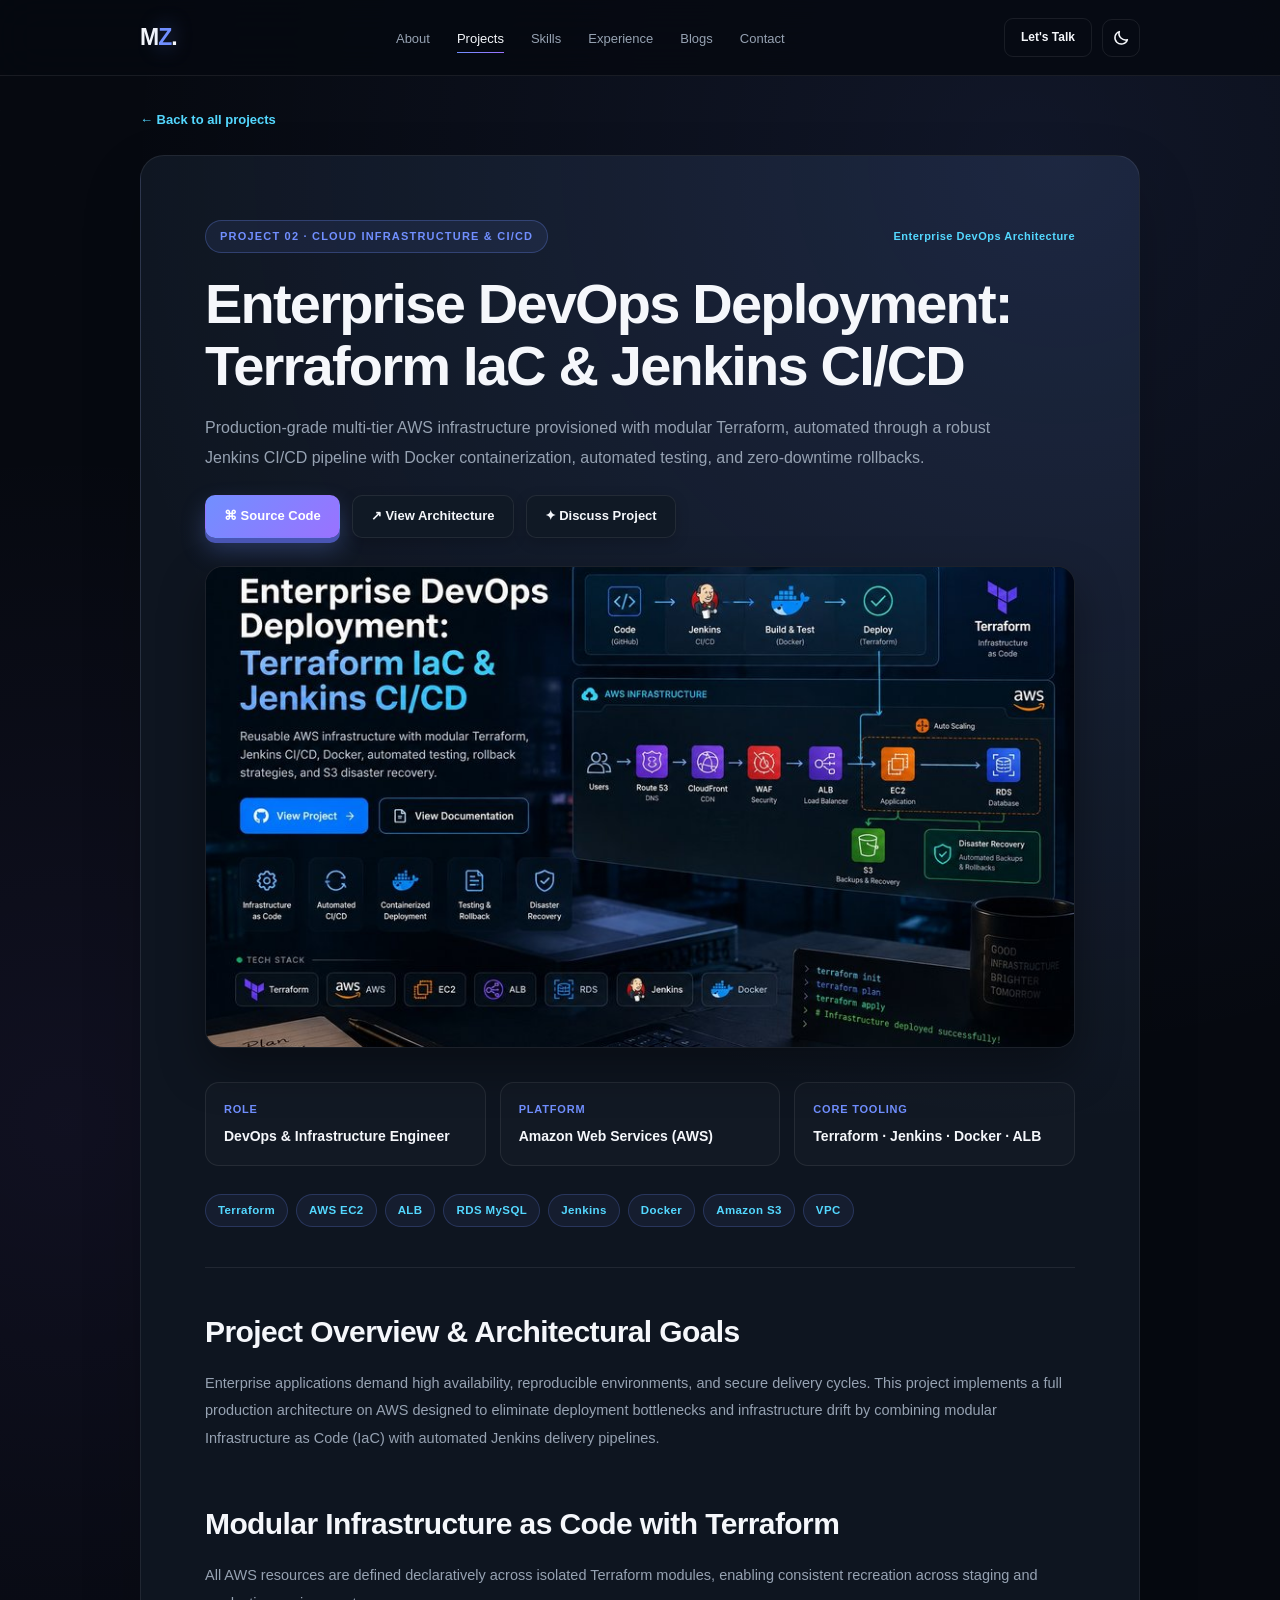
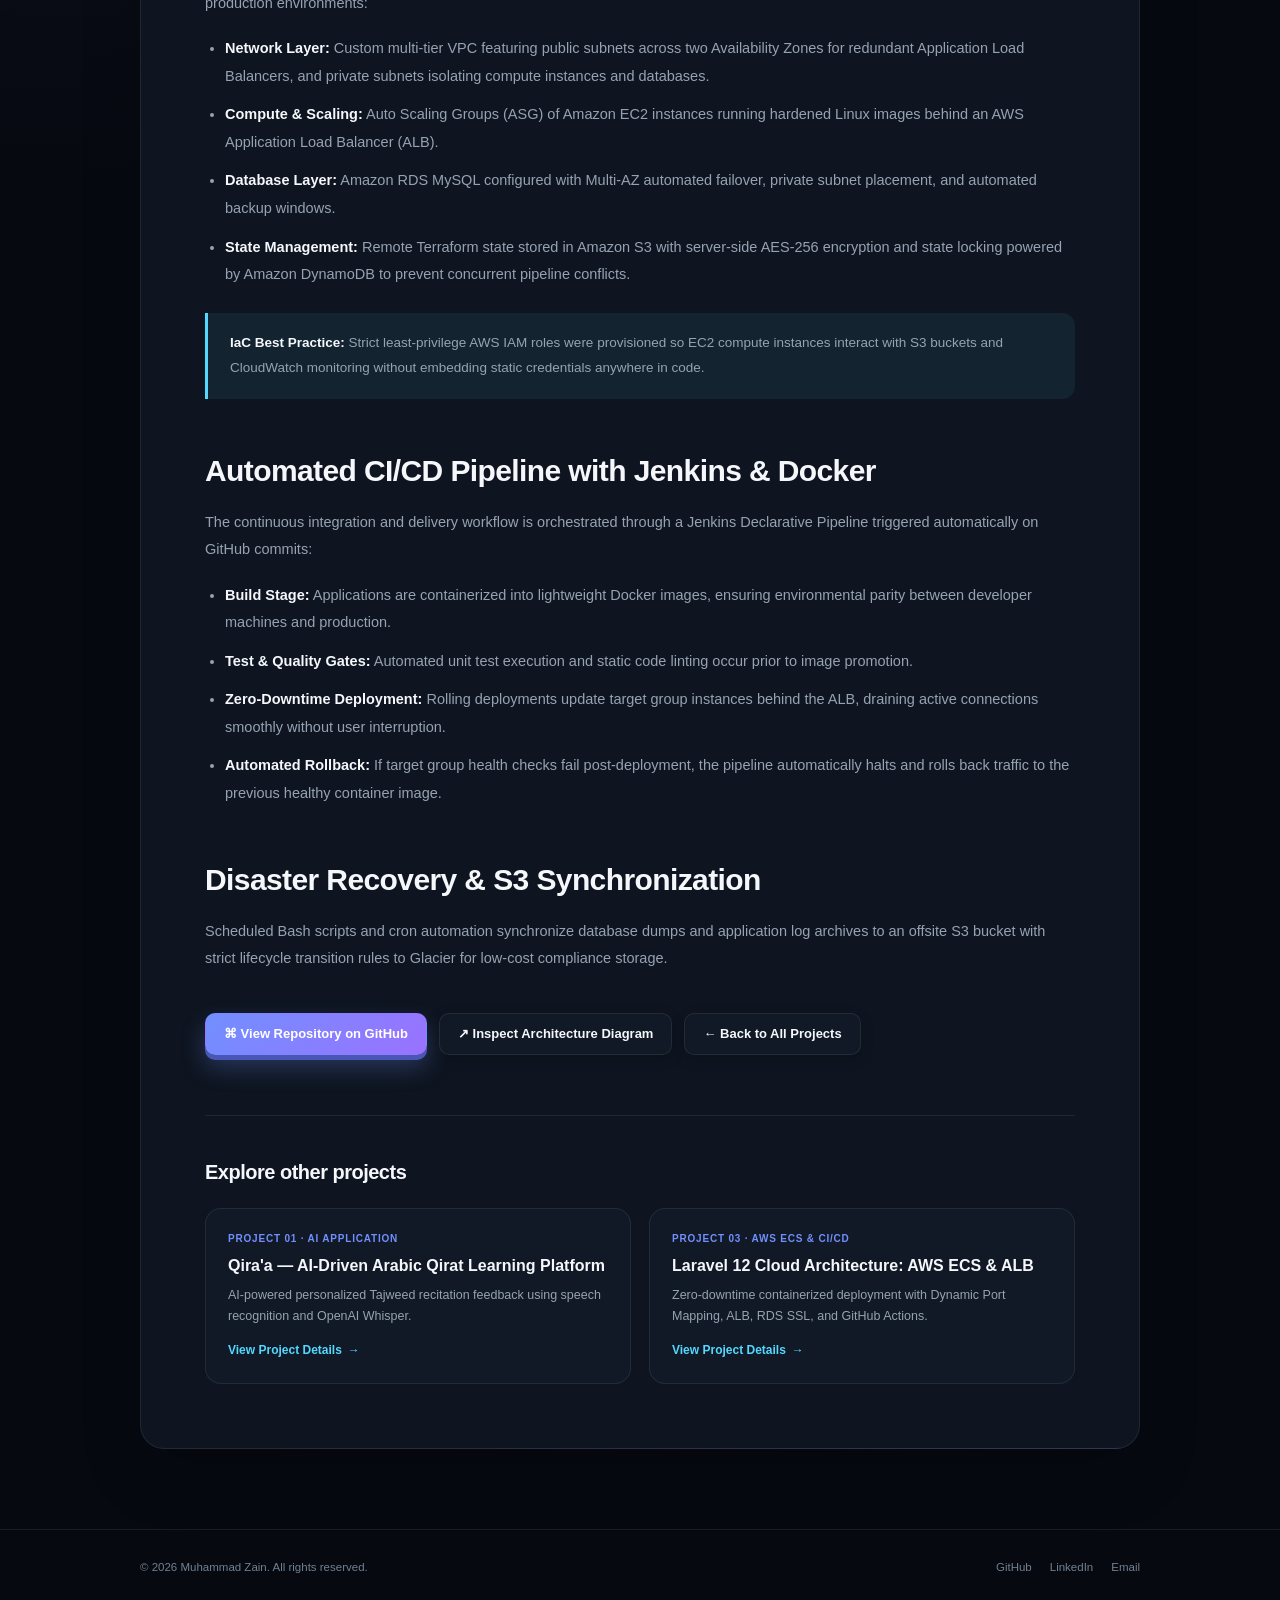
<file: project-enterprise-devops.html>
<!DOCTYPE html>
<html lang="en">
<head>
    <meta charset="UTF-8">
    <meta name="viewport" content="width=device-width, initial-scale=1.0">
    <meta name="theme-color" content="#060910">
    <title>Enterprise DevOps Deployment: Terraform IaC & Jenkins CI/CD | Muhammad Zain</title>
    <meta name="description" content="Reusable AWS infrastructure with modular Terraform, Jenkins CI/CD, Docker, automated rollbacks and S3 disaster recovery by Muhammad Zain.">
    <link rel="canonical" href="https://zaincloud009.github.io/MuhammadZainPortfolio/project-enterprise-devops.html">

    <!-- SITE ICONS & FAVICONS (GOOGLE SEARCH COMPLIANT) -->
    <link rel="icon" type="image/png" sizes="48x48" href="https://zaincloud009.github.io/MuhammadZainPortfolio/favicon-48.png">
    <link rel="icon" type="image/png" sizes="96x96" href="https://zaincloud009.github.io/MuhammadZainPortfolio/favicon-96.png">
    <link rel="icon" type="image/png" sizes="192x192" href="https://zaincloud009.github.io/MuhammadZainPortfolio/favicon-192.png">
    <link rel="icon" type="image/x-icon" href="https://zaincloud009.github.io/MuhammadZainPortfolio/favicon.ico">
    <link rel="icon" type="image/png" sizes="32x32" href="https://zaincloud009.github.io/MuhammadZainPortfolio/favicon-32.png">
    <link rel="shortcut icon" href="https://zaincloud009.github.io/MuhammadZainPortfolio/favicon.ico">
    <link rel="apple-touch-icon" sizes="180x180" href="https://zaincloud009.github.io/MuhammadZainPortfolio/apple-touch-icon.png">
    <link rel="stylesheet" href="blog.css">
</head>
<body>

<div class="background-grid"></div>

<!-- NAVBAR -->
<nav>
<div class="container nav-inner">
    <a href="index.html" class="logo">M<span>Z</span>.</a>

    <ul class="nav-links" id="navLinks">
        <li><a href="index.html#about">About</a></li>
        <li><a href="index.html#projects" class="active">Projects</a></li>
        <li><a href="index.html#skills">Skills</a></li>
        <li><a href="index.html#experience">Experience</a></li>
        <li><a href="index.html#blogs">Blogs</a></li>
        <li><a href="index.html#contact">Contact</a></li>
    </ul>

    <div class="nav-actions">
        <a href="index.html#contact" class="nav-contact">Let's Talk</a>
        <button class="theme-toggle" id="themeToggle" type="button" aria-label="Switch to light mode" title="Switch to light mode">
            <svg class="moon-icon" viewBox="0 0 24 24" aria-hidden="true"><path d="M20.5 14.2A8.5 8.5 0 0 1 9.8 3.5 8.5 8.5 0 1 0 20.5 14.2Z"/></svg>
            <svg class="sun-icon" viewBox="0 0 24 24" aria-hidden="true"><circle cx="12" cy="12" r="3.5"/><path d="M12 2.5v2M12 19.5v2M21.5 12h-2M4.5 12h-2M18.7 5.3l-1.4 1.4M6.7 17.3l-1.4 1.4M18.7 18.7l-1.4-1.4M6.7 6.7 5.3 5.3"/></svg>
        </button>
        <button class="menu-toggle" id="menuToggle" type="button" aria-label="Open navigation menu" aria-controls="navLinks" aria-expanded="false">•••</button>
    </div>
</div>
</nav>

<!-- MAIN CONTENT -->
<main>
<div class="container">
    
    <div class="blog-nav-bar">
        <a href="index.html#projects" class="back-link">← Back to all projects</a>
    </div>

    <article class="blog-article">
        <div class="article-hero-badge-wrap">
            <div class="article-eyebrow">PROJECT 02 · CLOUD INFRASTRUCTURE &amp; CI/CD</div>
            <span class="article-category-tag">Enterprise DevOps Architecture</span>
        </div>
        
        <h1>Enterprise DevOps Deployment: Terraform IaC &amp; Jenkins CI/CD</h1>
        <p class="article-lead">Production-grade multi-tier AWS infrastructure provisioned with modular Terraform, automated through a robust Jenkins CI/CD pipeline with Docker containerization, automated testing, and zero-downtime rollbacks.</p>

        <!-- TOP ACTION BUTTONS -->
        <div class="project-top-actions">
            <a href="https://github.com/zain5103/devops-assessments.git" target="_blank" rel="noopener noreferrer" class="project-action-btn primary">⌘ Source Code</a>
            <a href="https://github.com/zain5103/devops-assessments.git" target="_blank" rel="noopener noreferrer" class="project-action-btn">↗ View Architecture</a>
            <a href="index.html#contact" class="project-action-btn">✦ Discuss Project</a>
        </div>

        <!-- HERO IMAGE -->
        <div class="project-detail-visual">
            <img src="images/Project2.jpeg" alt="Enterprise DevOps deployment architecture preview" loading="eager">
        </div>

        <!-- SPECIFICATION GRID -->
        <div class="project-spec-grid">
            <div class="project-spec-item">
                <span>Role</span>
                <strong>DevOps &amp; Infrastructure Engineer</strong>
            </div>
            <div class="project-spec-item">
                <span>Platform</span>
                <strong>Amazon Web Services (AWS)</strong>
            </div>
            <div class="project-spec-item">
                <span>Core Tooling</span>
                <strong>Terraform · Jenkins · Docker · ALB</strong>
            </div>
        </div>

        <div class="project-tags-list">
            <span class="project-tag-pill">Terraform</span>
            <span class="project-tag-pill">AWS EC2</span>
            <span class="project-tag-pill">ALB</span>
            <span class="project-tag-pill">RDS MySQL</span>
            <span class="project-tag-pill">Jenkins</span>
            <span class="project-tag-pill">Docker</span>
            <span class="project-tag-pill">Amazon S3</span>
            <span class="project-tag-pill">VPC</span>
        </div>

        <div class="article-divider"></div>

        <!-- DESCRIPTION SECTIONS (250-300 words) -->
        <section class="article-section">
            <h2>Project Overview &amp; Architectural Goals</h2>
            <p>Enterprise applications demand high availability, reproducible environments, and secure delivery cycles. This project implements a full production architecture on AWS designed to eliminate deployment bottlenecks and infrastructure drift by combining modular Infrastructure as Code (IaC) with automated Jenkins delivery pipelines.</p>
        </section>

        <section class="article-section">
            <h2>Modular Infrastructure as Code with Terraform</h2>
            <p>All AWS resources are defined declaratively across isolated Terraform modules, enabling consistent recreation across staging and production environments:</p>
            <ul class="article-list">
                <li><strong>Network Layer:</strong> Custom multi-tier VPC featuring public subnets across two Availability Zones for redundant Application Load Balancers, and private subnets isolating compute instances and databases.</li>
                <li><strong>Compute &amp; Scaling:</strong> Auto Scaling Groups (ASG) of Amazon EC2 instances running hardened Linux images behind an AWS Application Load Balancer (ALB).</li>
                <li><strong>Database Layer:</strong> Amazon RDS MySQL configured with Multi-AZ automated failover, private subnet placement, and automated backup windows.</li>
                <li><strong>State Management:</strong> Remote Terraform state stored in Amazon S3 with server-side AES-256 encryption and state locking powered by Amazon DynamoDB to prevent concurrent pipeline conflicts.</li>
            </ul>

            <div class="article-callout">
                <strong>IaC Best Practice:</strong> Strict least-privilege AWS IAM roles were provisioned so EC2 compute instances interact with S3 buckets and CloudWatch monitoring without embedding static credentials anywhere in code.
            </div>
        </section>

        <section class="article-section">
            <h2>Automated CI/CD Pipeline with Jenkins &amp; Docker</h2>
            <p>The continuous integration and delivery workflow is orchestrated through a Jenkins Declarative Pipeline triggered automatically on GitHub commits:</p>
            <ul class="article-list">
                <li><strong>Build Stage:</strong> Applications are containerized into lightweight Docker images, ensuring environmental parity between developer machines and production.</li>
                <li><strong>Test &amp; Quality Gates:</strong> Automated unit test execution and static code linting occur prior to image promotion.</li>
                <li><strong>Zero-Downtime Deployment:</strong> Rolling deployments update target group instances behind the ALB, draining active connections smoothly without user interruption.</li>
                <li><strong>Automated Rollback:</strong> If target group health checks fail post-deployment, the pipeline automatically halts and rolls back traffic to the previous healthy container image.</li>
            </ul>
        </section>

        <section class="article-section">
            <h2>Disaster Recovery &amp; S3 Synchronization</h2>
            <p>Scheduled Bash scripts and cron automation synchronize database dumps and application log archives to an offsite S3 bucket with strict lifecycle transition rules to Glacier for low-cost compliance storage.</p>
        </section>

        <!-- BOTTOM ACTION BUTTONS -->
        <div class="project-top-actions" style="margin-top: 40px;">
            <a href="https://github.com/zain5103/devops-assessments.git" target="_blank" rel="noopener noreferrer" class="project-action-btn primary">⌘ View Repository on GitHub</a>
            <a href="https://github.com/zain5103/devops-assessments.git" target="_blank" rel="noopener noreferrer" class="project-action-btn">↗ Inspect Architecture Diagram</a>
            <a href="index.html#projects" class="project-action-btn">← Back to All Projects</a>
        </div>

        <!-- MORE PROJECTS -->
        <div class="more-articles-section">
            <h3 class="more-articles-title">Explore other projects</h3>
            <div class="more-articles-grid">
                <div class="mini-card">
                    <div>
                        <div class="mini-card-tag">PROJECT 01 · AI APPLICATION</div>
                        <h4>Qira'a — AI-Driven Arabic Qirat Learning Platform</h4>
                        <p>AI-powered personalized Tajweed recitation feedback using speech recognition and OpenAI Whisper.</p>
                    </div>
                    <a href="project-qiraa-ai.html" class="mini-card-link">View Project Details <span>→</span></a>
                </div>

                <div class="mini-card">
                    <div>
                        <div class="mini-card-tag">PROJECT 03 · AWS ECS &amp; CI/CD</div>
                        <h4>Laravel 12 Cloud Architecture: AWS ECS &amp; ALB</h4>
                        <p>Zero-downtime containerized deployment with Dynamic Port Mapping, ALB, RDS SSL, and GitHub Actions.</p>
                    </div>
                    <a href="project-laravel-aws.html" class="mini-card-link">View Project Details <span>→</span></a>
                </div>
            </div>
        </div>

    </article>
</div>
</main>

<!-- FOOTER -->
<footer>
<div class="container footer-inner">
    <div>© <span id="year"></span> Muhammad Zain. All rights reserved.</div>
    <div class="socials">
        <a href="https://github.com/ZainCloud009" target="_blank" rel="noopener noreferrer">GitHub</a>
        <a href="https://www.linkedin.com/in/muhammadzaindevops/" target="_blank" rel="noopener noreferrer">LinkedIn</a>
        <a href="mailto:muhammadzain8489@gmail.com">Email</a>
    </div>
</div>
</footer>

<script>
// CURRENT YEAR
document.getElementById("year").textContent = new Date().getFullYear();

// THEME TOGGLE
const themeToggle = document.getElementById("themeToggle");
const themeColor = document.querySelector('meta[name="theme-color"]');

function setTheme(theme){
    document.documentElement.dataset.theme = theme;
    const isLight = theme === "light";
    themeToggle.setAttribute("aria-label", isLight ? "Switch to dark mode" : "Switch to light mode");
    themeToggle.title = isLight ? "Switch to dark mode" : "Switch to light mode";
    if(themeColor) themeColor.setAttribute("content", isLight ? "#f5f7ff" : "#060910");
}

try{
    const savedTheme = localStorage.getItem("portfolio-theme");
    if(savedTheme === "light" || savedTheme === "dark"){
        setTheme(savedTheme);
    }
}catch(e){}

themeToggle.addEventListener("click", function(){
    const nextTheme = document.documentElement.dataset.theme === "light" ? "dark" : "light";
    setTheme(nextTheme);
    try{
        localStorage.setItem("portfolio-theme", nextTheme);
    }catch(e){}
});

// MOBILE MENU
const menuToggle = document.getElementById("menuToggle");
const navLinks = document.getElementById("navLinks");

function closeMobileMenu(){
    navLinks.classList.remove("is-open");
    menuToggle.setAttribute("aria-expanded", "false");
}

menuToggle.addEventListener("click", function(){
    const isOpen = navLinks.classList.toggle("is-open");
    menuToggle.setAttribute("aria-expanded", String(isOpen));
});

navLinks.addEventListener("click", function(e){
    if(e.target.closest("a")) closeMobileMenu();
});
</script>

</body>
</html>
</file>
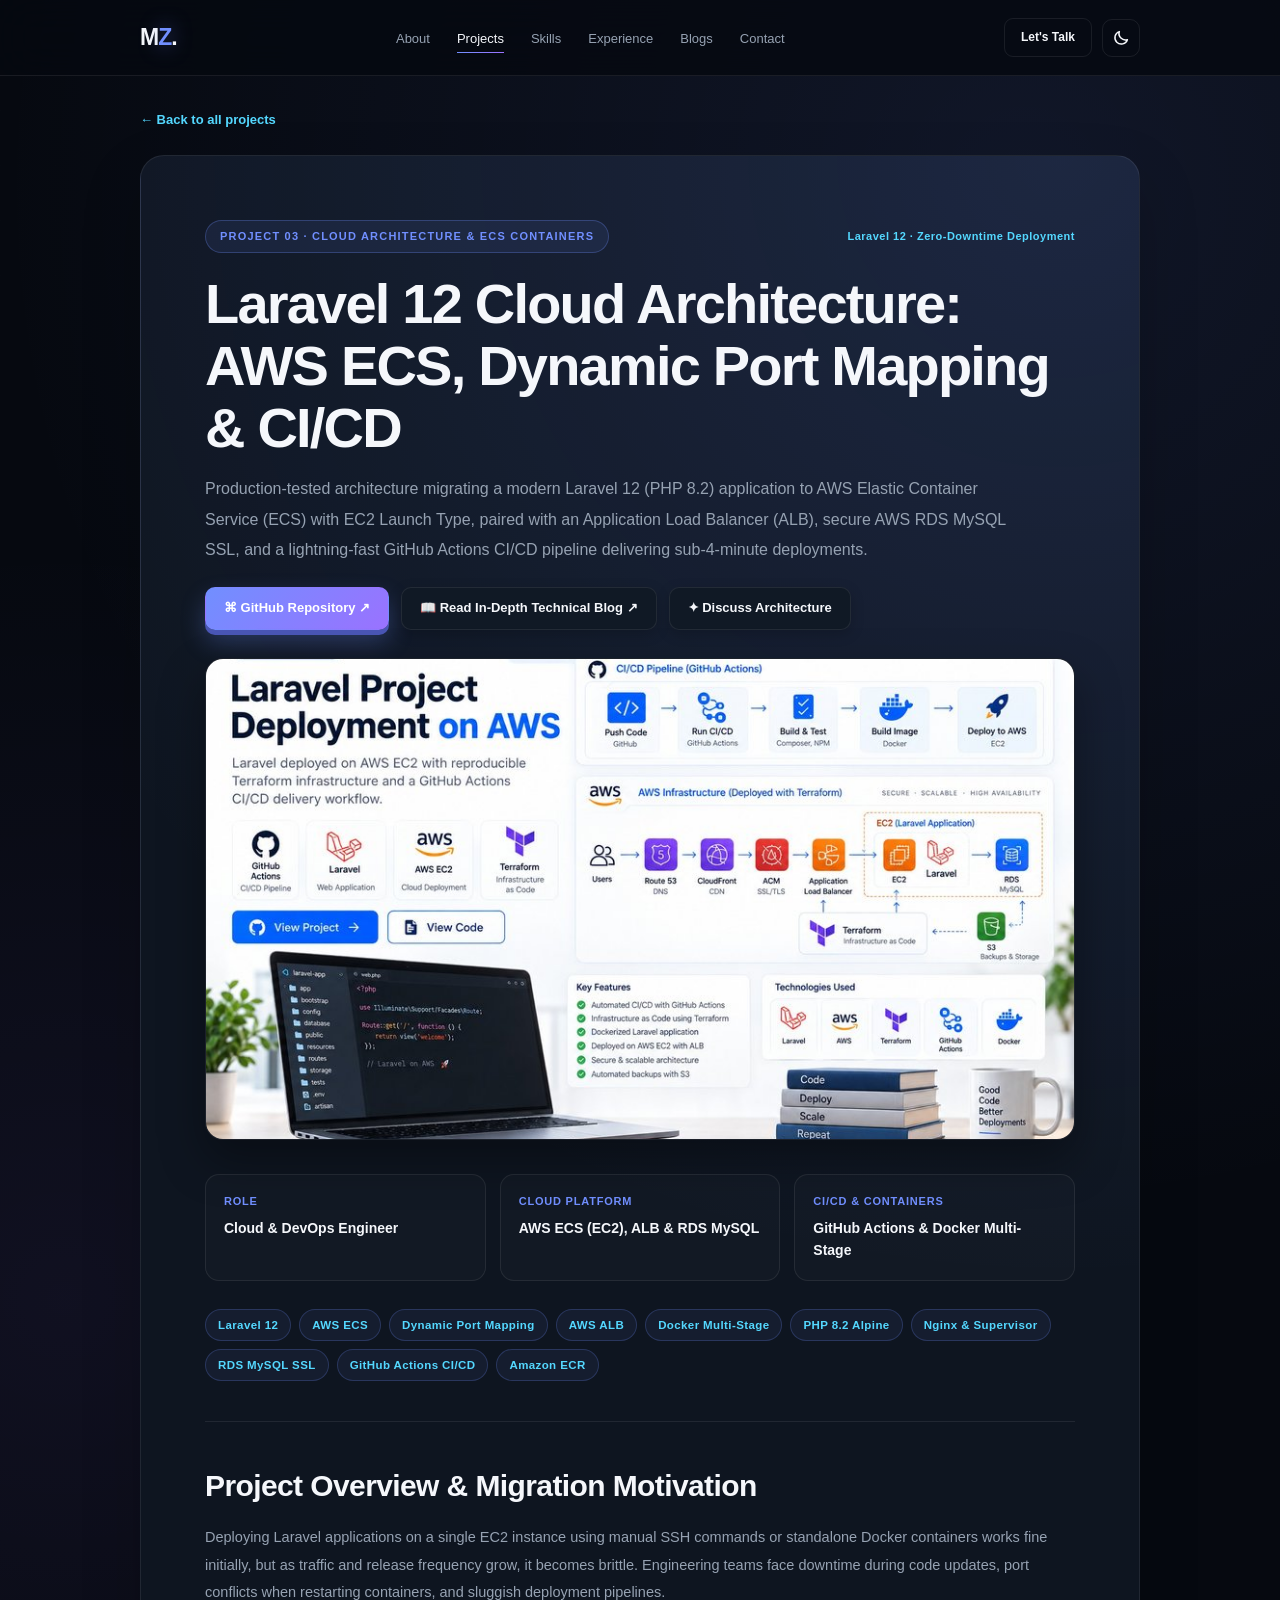
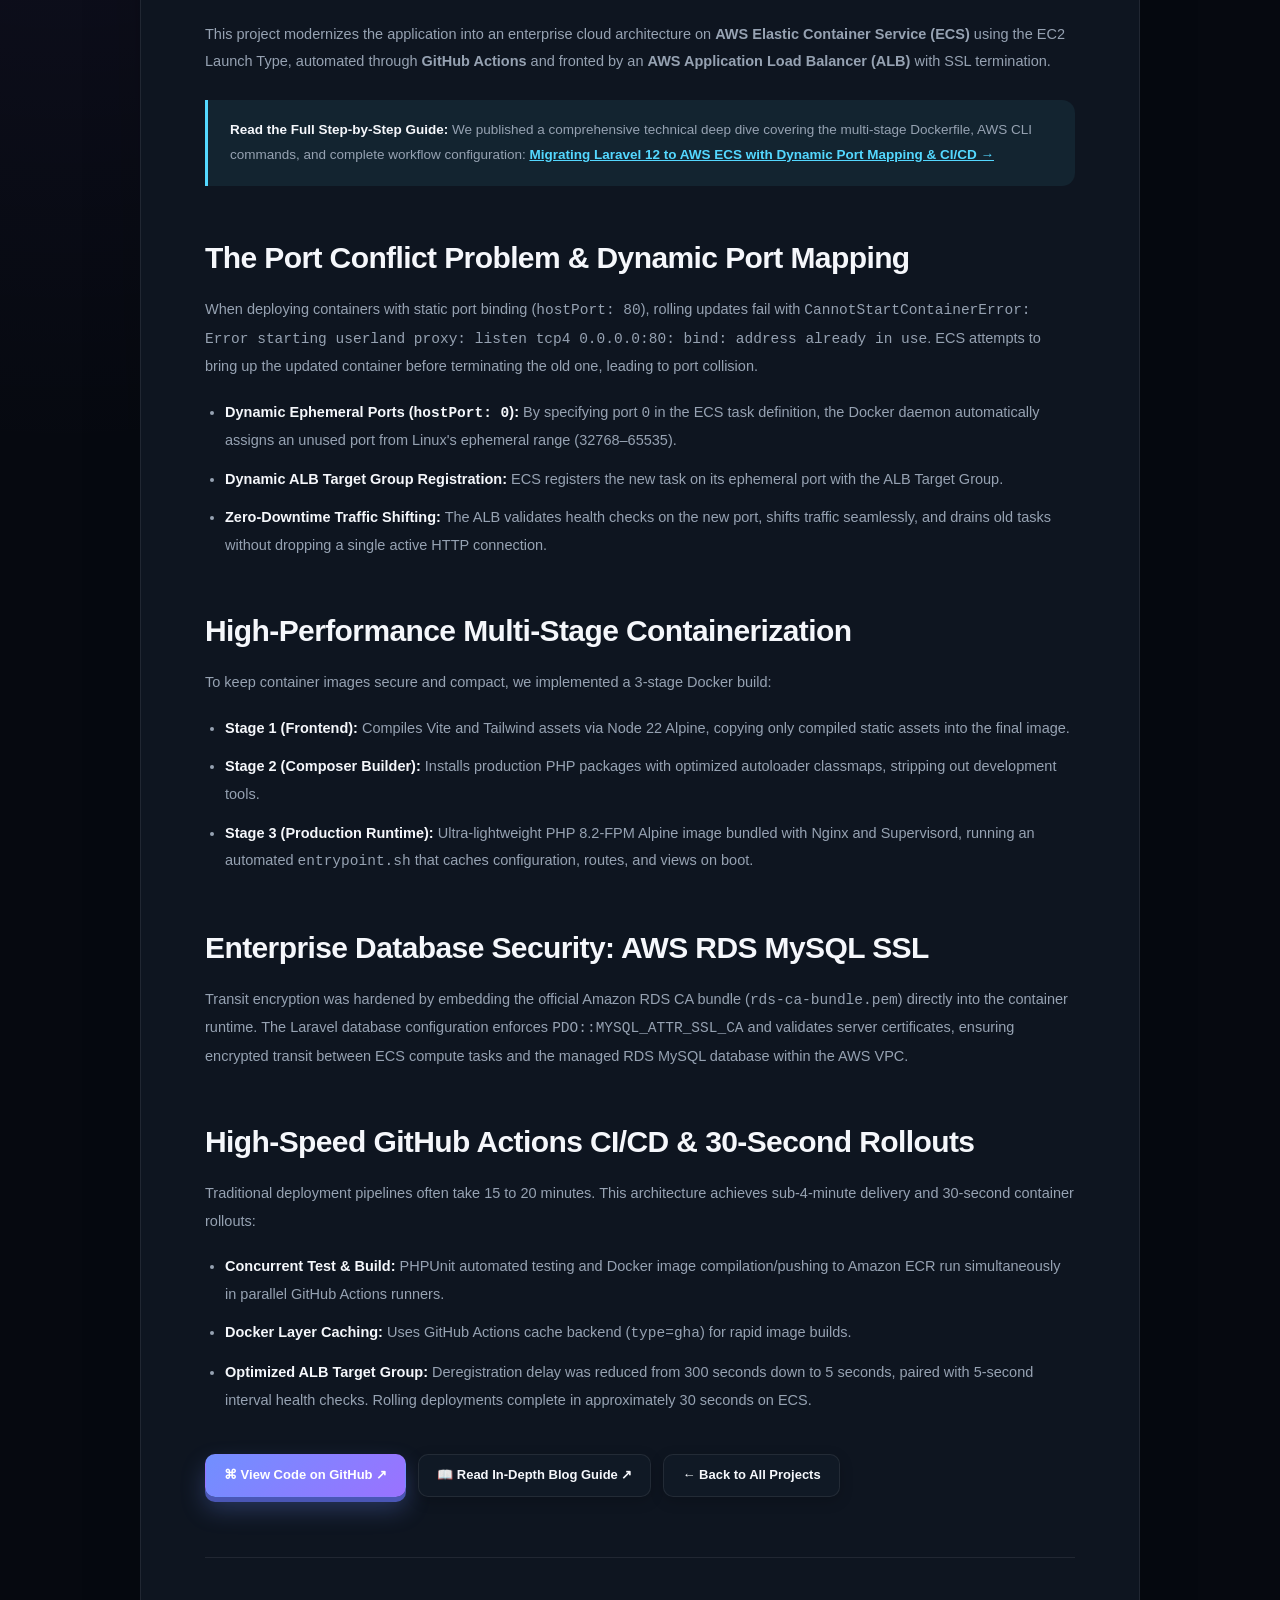
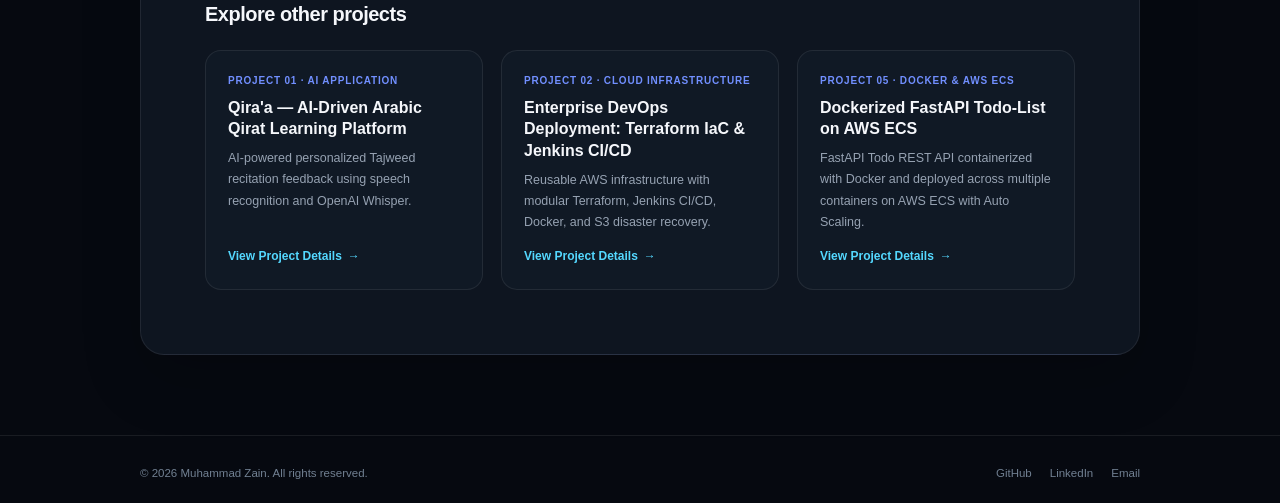
<file: project-laravel-aws.html>
<!DOCTYPE html>
<html lang="en">
<head>
    <meta charset="UTF-8">
    <meta name="viewport" content="width=device-width, initial-scale=1.0">
    <meta name="theme-color" content="#060910">
    <title>Laravel 12 Cloud Architecture: AWS ECS, Dynamic Port Mapping &amp; CI/CD | Muhammad Zain</title>
    <meta name="description" content="Production architecture: Migrating Laravel 12 to AWS ECS with Dynamic Port Mapping, Application Load Balancer, RDS MySQL SSL, and GitHub Actions CI/CD under 4 minutes by Muhammad Zain.">
    <link rel="canonical" href="https://zaincloud009.github.io/MuhammadZainPortfolio/project-laravel-aws.html">

    <!-- SITE ICONS & FAVICONS (GOOGLE SEARCH COMPLIANT) -->
    <link rel="icon" type="image/png" sizes="48x48" href="https://zaincloud009.github.io/MuhammadZainPortfolio/favicon-48.png">
    <link rel="icon" type="image/png" sizes="96x96" href="https://zaincloud009.github.io/MuhammadZainPortfolio/favicon-96.png">
    <link rel="icon" type="image/png" sizes="192x192" href="https://zaincloud009.github.io/MuhammadZainPortfolio/favicon-192.png">
    <link rel="icon" type="image/x-icon" href="https://zaincloud009.github.io/MuhammadZainPortfolio/favicon.ico">
    <link rel="icon" type="image/png" sizes="32x32" href="https://zaincloud009.github.io/MuhammadZainPortfolio/favicon-32.png">
    <link rel="shortcut icon" href="https://zaincloud009.github.io/MuhammadZainPortfolio/favicon.ico">
    <link rel="apple-touch-icon" sizes="180x180" href="https://zaincloud009.github.io/MuhammadZainPortfolio/apple-touch-icon.png">
    <link rel="stylesheet" href="blog.css">
</head>
<body>

<div class="background-grid"></div>

<!-- NAVBAR -->
<nav>
<div class="container nav-inner">
    <a href="index.html" class="logo">M<span>Z</span>.</a>

    <ul class="nav-links" id="navLinks">
        <li><a href="index.html#about">About</a></li>
        <li><a href="index.html#projects" class="active">Projects</a></li>
        <li><a href="index.html#skills">Skills</a></li>
        <li><a href="index.html#experience">Experience</a></li>
        <li><a href="index.html#blogs">Blogs</a></li>
        <li><a href="index.html#contact">Contact</a></li>
    </ul>

    <div class="nav-actions">
        <a href="index.html#contact" class="nav-contact">Let's Talk</a>
        <button class="theme-toggle" id="themeToggle" type="button" aria-label="Switch to light mode" title="Switch to light mode">
            <svg class="moon-icon" viewBox="0 0 24 24" aria-hidden="true"><path d="M20.5 14.2A8.5 8.5 0 0 1 9.8 3.5 8.5 8.5 0 1 0 20.5 14.2Z"/></svg>
            <svg class="sun-icon" viewBox="0 0 24 24" aria-hidden="true"><circle cx="12" cy="12" r="3.5"/><path d="M12 2.5v2M12 19.5v2M21.5 12h-2M4.5 12h-2M18.7 5.3l-1.4 1.4M6.7 17.3l-1.4 1.4M18.7 18.7l-1.4-1.4M6.7 6.7 5.3 5.3"/></svg>
        </button>
        <button class="menu-toggle" id="menuToggle" type="button" aria-label="Open navigation menu" aria-controls="navLinks" aria-expanded="false">•••</button>
    </div>
</div>
</nav>

<!-- MAIN CONTENT -->
<main>
<div class="container">
    
    <div class="blog-nav-bar">
        <a href="index.html#projects" class="back-link">← Back to all projects</a>
    </div>

    <article class="blog-article">
        <div class="article-hero-badge-wrap">
            <div class="article-eyebrow">PROJECT 03 · CLOUD ARCHITECTURE &amp; ECS CONTAINERS</div>
            <span class="article-category-tag">Laravel 12 · Zero-Downtime Deployment</span>
        </div>
        
        <h1>Laravel 12 Cloud Architecture: AWS ECS, Dynamic Port Mapping &amp; CI/CD</h1>
        <p class="article-lead">Production-tested architecture migrating a modern Laravel 12 (PHP 8.2) application to AWS Elastic Container Service (ECS) with EC2 Launch Type, paired with an Application Load Balancer (ALB), secure AWS RDS MySQL SSL, and a lightning-fast GitHub Actions CI/CD pipeline delivering sub-4-minute deployments.</p>

        <!-- TOP ACTION BUTTONS -->
        <div class="project-top-actions">
            <a href="https://github.com/ZainCloud009/IdeaProj.git" target="_blank" rel="noopener noreferrer" class="project-action-btn primary">⌘ GitHub Repository ↗</a>
            <a href="blog-laravel-ecs-deployment.html" class="project-action-btn">📖 Read In-Depth Technical Blog ↗</a>
            <a href="index.html#contact" class="project-action-btn">✦ Discuss Architecture</a>
        </div>

        <!-- HERO IMAGE -->
        <div class="project-detail-visual">
            <img src="images/Project3.jpeg" alt="Laravel 12 application on AWS ECS architecture preview" loading="eager">
        </div>

        <!-- SPECIFICATION GRID -->
        <div class="project-spec-grid">
            <div class="project-spec-item">
                <span>Role</span>
                <strong>Cloud &amp; DevOps Engineer</strong>
            </div>
            <div class="project-spec-item">
                <span>Cloud Platform</span>
                <strong>AWS ECS (EC2), ALB &amp; RDS MySQL</strong>
            </div>
            <div class="project-spec-item">
                <span>CI/CD &amp; Containers</span>
                <strong>GitHub Actions &amp; Docker Multi-Stage</strong>
            </div>
        </div>

        <div class="project-tags-list">
            <span class="project-tag-pill">Laravel 12</span>
            <span class="project-tag-pill">AWS ECS</span>
            <span class="project-tag-pill">Dynamic Port Mapping</span>
            <span class="project-tag-pill">AWS ALB</span>
            <span class="project-tag-pill">Docker Multi-Stage</span>
            <span class="project-tag-pill">PHP 8.2 Alpine</span>
            <span class="project-tag-pill">Nginx &amp; Supervisor</span>
            <span class="project-tag-pill">RDS MySQL SSL</span>
            <span class="project-tag-pill">GitHub Actions CI/CD</span>
            <span class="project-tag-pill">Amazon ECR</span>
        </div>

        <div class="article-divider"></div>

        <!-- DESCRIPTION SECTIONS -->
        <section class="article-section">
            <h2>Project Overview &amp; Migration Motivation</h2>
            <p>Deploying Laravel applications on a single EC2 instance using manual SSH commands or standalone Docker containers works fine initially, but as traffic and release frequency grow, it becomes brittle. Engineering teams face downtime during code updates, port conflicts when restarting containers, and sluggish deployment pipelines.</p>
            <p>This project modernizes the application into an enterprise cloud architecture on <strong>AWS Elastic Container Service (ECS)</strong> using the EC2 Launch Type, automated through <strong>GitHub Actions</strong> and fronted by an <strong>AWS Application Load Balancer (ALB)</strong> with SSL termination.</p>
            
            <div class="article-callout">
                <strong>Read the Full Step-by-Step Guide:</strong> We published a comprehensive technical deep dive covering the multi-stage Dockerfile, AWS CLI commands, and complete workflow configuration: <a href="blog-laravel-ecs-deployment.html" style="color: var(--cyan); text-decoration: underline; font-weight: 700;">Migrating Laravel 12 to AWS ECS with Dynamic Port Mapping &amp; CI/CD →</a>
            </div>
        </section>

        <section class="article-section">
            <h2>The Port Conflict Problem &amp; Dynamic Port Mapping</h2>
            <p>When deploying containers with static port binding (<code>hostPort: 80</code>), rolling updates fail with <code>CannotStartContainerError: Error starting userland proxy: listen tcp4 0.0.0.0:80: bind: address already in use</code>. ECS attempts to bring up the updated container before terminating the old one, leading to port collision.</p>
            <ul class="article-list">
                <li><strong>Dynamic Ephemeral Ports (<code>hostPort: 0</code>):</strong> By specifying port <code>0</code> in the ECS task definition, the Docker daemon automatically assigns an unused port from Linux's ephemeral range (32768–65535).</li>
                <li><strong>Dynamic ALB Target Group Registration:</strong> ECS registers the new task on its ephemeral port with the ALB Target Group.</li>
                <li><strong>Zero-Downtime Traffic Shifting:</strong> The ALB validates health checks on the new port, shifts traffic seamlessly, and drains old tasks without dropping a single active HTTP connection.</li>
            </ul>
        </section>

        <section class="article-section">
            <h2>High-Performance Multi-Stage Containerization</h2>
            <p>To keep container images secure and compact, we implemented a 3-stage Docker build:</p>
            <ul class="article-list">
                <li><strong>Stage 1 (Frontend):</strong> Compiles Vite and Tailwind assets via Node 22 Alpine, copying only compiled static assets into the final image.</li>
                <li><strong>Stage 2 (Composer Builder):</strong> Installs production PHP packages with optimized autoloader classmaps, stripping out development tools.</li>
                <li><strong>Stage 3 (Production Runtime):</strong> Ultra-lightweight PHP 8.2-FPM Alpine image bundled with Nginx and Supervisord, running an automated <code>entrypoint.sh</code> that caches configuration, routes, and views on boot.</li>
            </ul>
        </section>

        <section class="article-section">
            <h2>Enterprise Database Security: AWS RDS MySQL SSL</h2>
            <p>Transit encryption was hardened by embedding the official Amazon RDS CA bundle (<code>rds-ca-bundle.pem</code>) directly into the container runtime. The Laravel database configuration enforces <code>PDO::MYSQL_ATTR_SSL_CA</code> and validates server certificates, ensuring encrypted transit between ECS compute tasks and the managed RDS MySQL database within the AWS VPC.</p>
        </section>

        <section class="article-section">
            <h2>High-Speed GitHub Actions CI/CD &amp; 30-Second Rollouts</h2>
            <p>Traditional deployment pipelines often take 15 to 20 minutes. This architecture achieves sub-4-minute delivery and 30-second container rollouts:</p>
            <ul class="article-list">
                <li><strong>Concurrent Test &amp; Build:</strong> PHPUnit automated testing and Docker image compilation/pushing to Amazon ECR run simultaneously in parallel GitHub Actions runners.</li>
                <li><strong>Docker Layer Caching:</strong> Uses GitHub Actions cache backend (<code>type=gha</code>) for rapid image builds.</li>
                <li><strong>Optimized ALB Target Group:</strong> Deregistration delay was reduced from 300 seconds down to 5 seconds, paired with 5-second interval health checks. Rolling deployments complete in approximately 30 seconds on ECS.</li>
            </ul>
        </section>

        <!-- BOTTOM ACTION BUTTONS -->
        <div class="project-top-actions" style="margin-top: 40px;">
            <a href="https://github.com/ZainCloud009/IdeaProj.git" target="_blank" rel="noopener noreferrer" class="project-action-btn primary">⌘ View Code on GitHub ↗</a>
            <a href="blog-laravel-ecs-deployment.html" class="project-action-btn">📖 Read In-Depth Blog Guide ↗</a>
            <a href="index.html#projects" class="project-action-btn">← Back to All Projects</a>
        </div>

        <!-- MORE PROJECTS -->
        <div class="more-articles-section">
            <h3 class="more-articles-title">Explore other projects</h3>
            <div class="more-articles-grid">
                <div class="mini-card">
                    <div>
                        <div class="mini-card-tag">PROJECT 01 · AI APPLICATION</div>
                        <h4>Qira'a — AI-Driven Arabic Qirat Learning Platform</h4>
                        <p>AI-powered personalized Tajweed recitation feedback using speech recognition and OpenAI Whisper.</p>
                    </div>
                    <a href="project-qiraa-ai.html" class="mini-card-link">View Project Details <span>→</span></a>
                </div>

                <div class="mini-card">
                    <div>
                        <div class="mini-card-tag">PROJECT 02 · CLOUD INFRASTRUCTURE</div>
                        <h4>Enterprise DevOps Deployment: Terraform IaC &amp; Jenkins CI/CD</h4>
                        <p>Reusable AWS infrastructure with modular Terraform, Jenkins CI/CD, Docker, and S3 disaster recovery.</p>
                    </div>
                    <a href="project-enterprise-devops.html" class="mini-card-link">View Project Details <span>→</span></a>
                </div>

                <div class="mini-card">
                    <div>
                        <div class="mini-card-tag">PROJECT 05 · DOCKER &amp; AWS ECS</div>
                        <h4>Dockerized FastAPI Todo-List on AWS ECS</h4>
                        <p>FastAPI Todo REST API containerized with Docker and deployed across multiple containers on AWS ECS with Auto Scaling.</p>
                    </div>
                    <a href="project-todo-api.html" class="mini-card-link">View Project Details <span>→</span></a>
                </div>
            </div>
        </div>

    </article>
</div>
</main>

<!-- FOOTER -->
<footer>
<div class="container footer-inner">
    <div>© <span id="year"></span> Muhammad Zain. All rights reserved.</div>
    <div class="socials">
        <a href="https://github.com/ZainCloud009" target="_blank" rel="noopener noreferrer">GitHub</a>
        <a href="https://www.linkedin.com/in/muhammadzaindevops/" target="_blank" rel="noopener noreferrer">LinkedIn</a>
        <a href="mailto:muhammadzain8489@gmail.com">Email</a>
    </div>
</div>
</footer>

<script>
// CURRENT YEAR
document.getElementById("year").textContent = new Date().getFullYear();

// THEME TOGGLE
const themeToggle = document.getElementById("themeToggle");
const themeColor = document.querySelector('meta[name="theme-color"]');

function setTheme(theme){
    document.documentElement.dataset.theme = theme;
    const isLight = theme === "light";
    themeToggle.setAttribute("aria-label", isLight ? "Switch to dark mode" : "Switch to light mode");
    themeToggle.title = isLight ? "Switch to dark mode" : "Switch to light mode";
    if(themeColor) themeColor.setAttribute("content", isLight ? "#f5f7ff" : "#060910");
}

try{
    const savedTheme = localStorage.getItem("portfolio-theme");
    if(savedTheme === "light" || savedTheme === "dark"){
        setTheme(savedTheme);
    }
}catch(e){}

themeToggle.addEventListener("click", function(){
    const nextTheme = document.documentElement.dataset.theme === "light" ? "dark" : "light";
    setTheme(nextTheme);
    try{
        localStorage.setItem("portfolio-theme", nextTheme);
    }catch(e){}
});

// MOBILE MENU
const menuToggle = document.getElementById("menuToggle");
const navLinks = document.getElementById("navLinks");

function closeMobileMenu(){
    navLinks.classList.remove("is-open");
    menuToggle.setAttribute("aria-expanded", "false");
}

menuToggle.addEventListener("click", function(){
    const isOpen = navLinks.classList.toggle("is-open");
    menuToggle.setAttribute("aria-expanded", String(isOpen));
});

navLinks.addEventListener("click", function(e){
    if(e.target.closest("a")) closeMobileMenu();
});
</script>

</body>
</html>
</file>
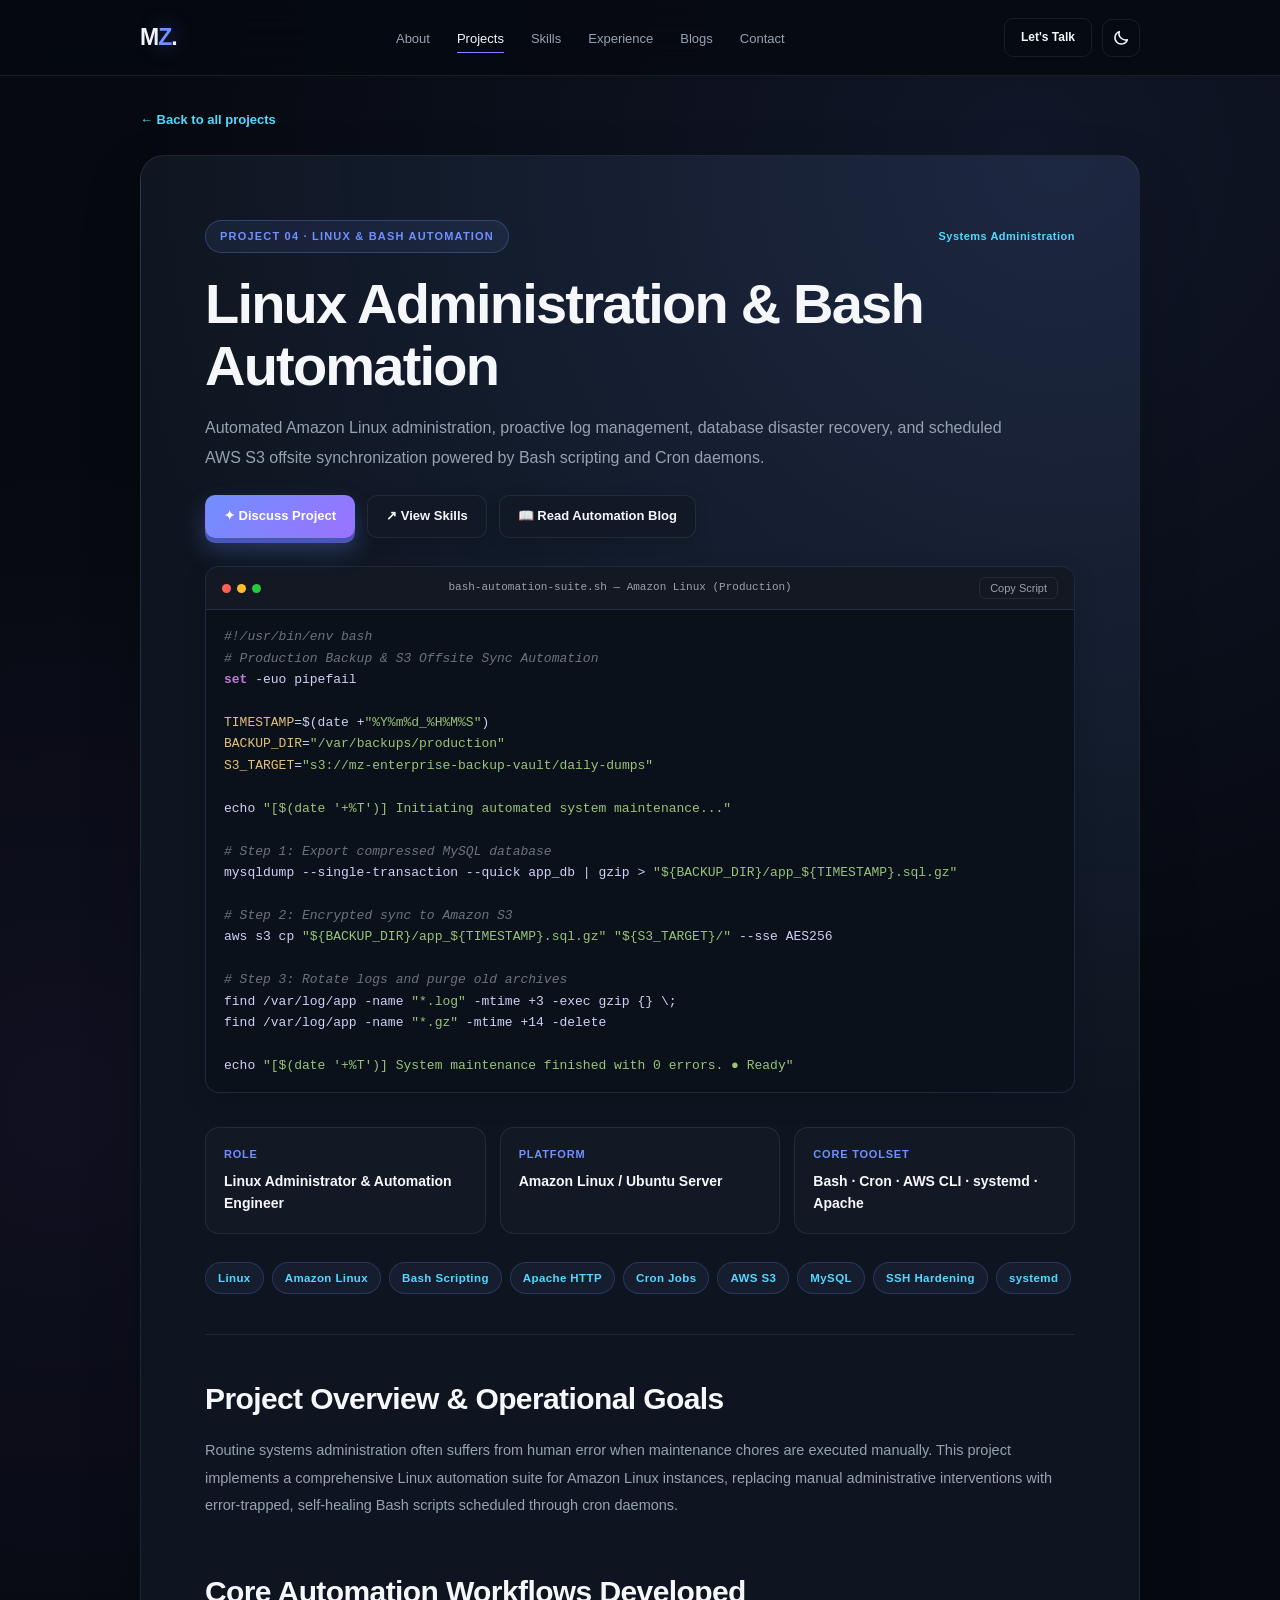
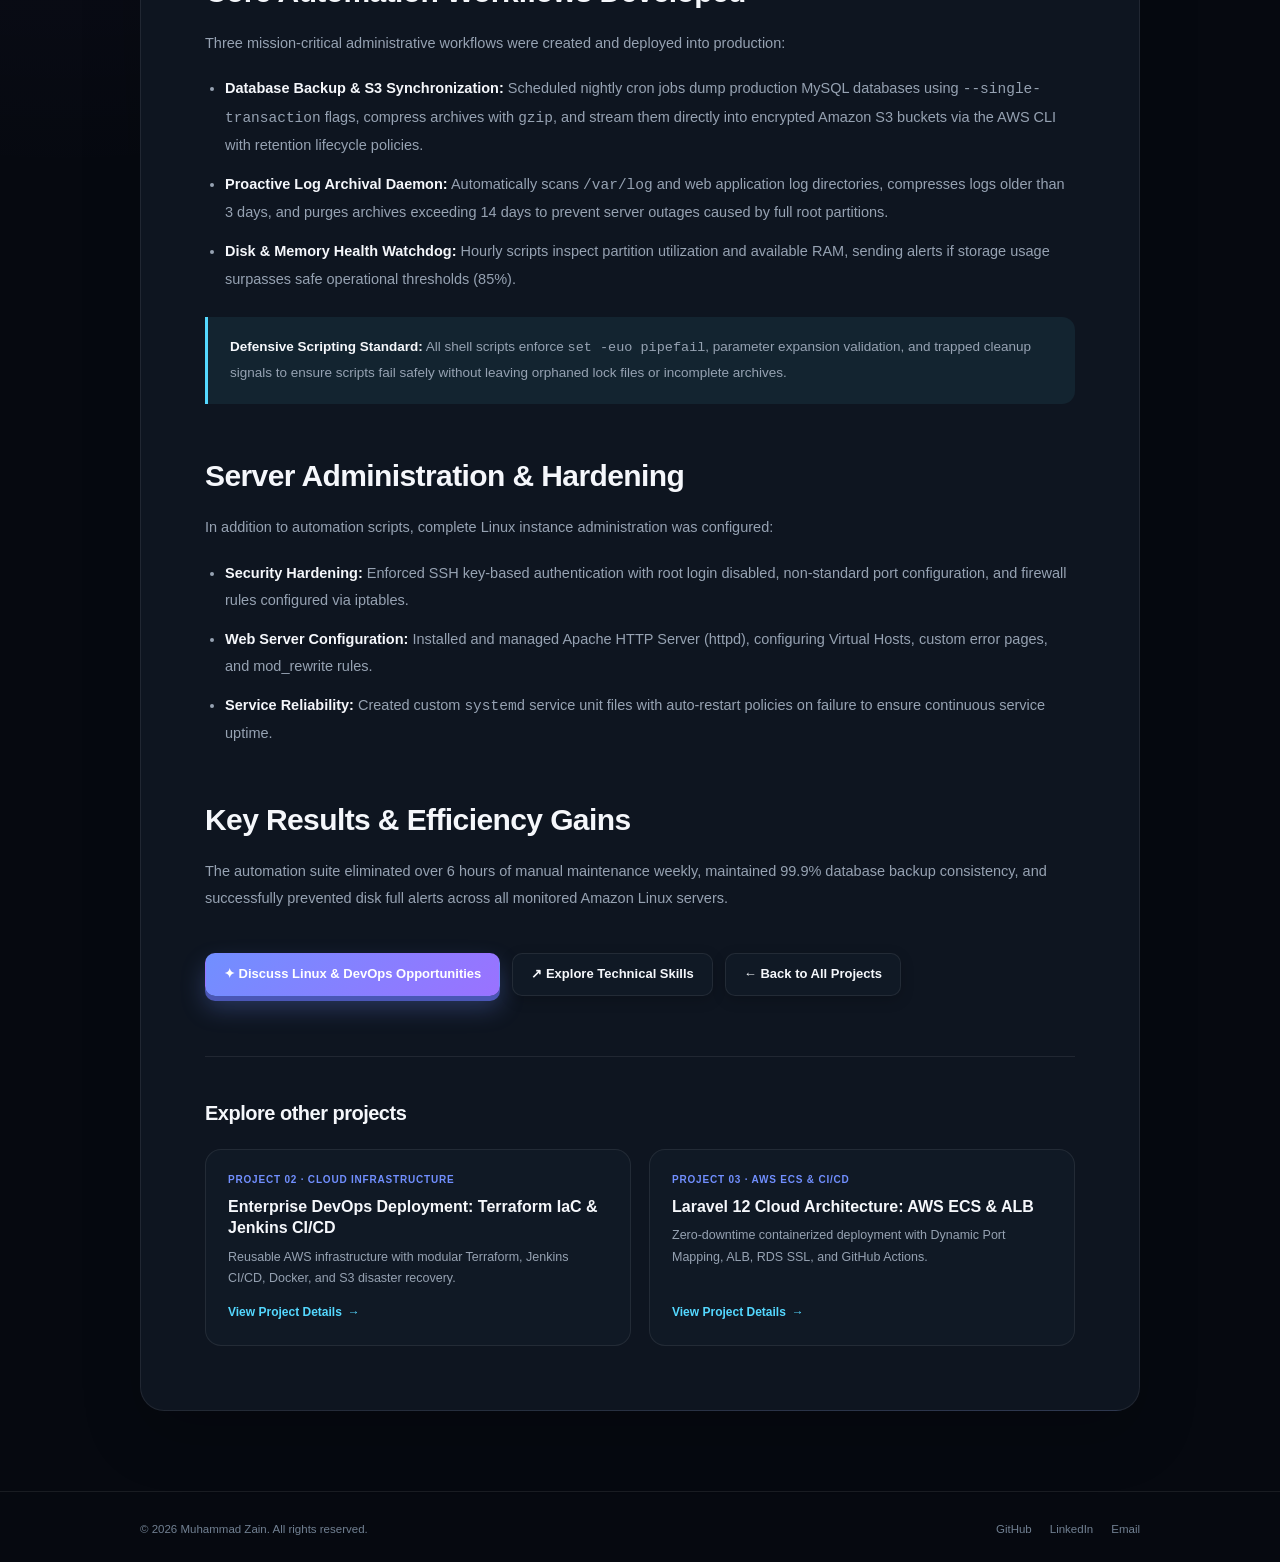
<file: project-linux-automation.html>
<!DOCTYPE html>
<html lang="en">
<head>
    <meta charset="UTF-8">
    <meta name="viewport" content="width=device-width, initial-scale=1.0">
    <meta name="theme-color" content="#060910">
    <title>Linux Administration & Bash Automation | Muhammad Zain</title>
    <meta name="description" content="Automated Amazon Linux administration, database backups, log archiving and scheduled S3 synchronization with Bash and Cron by Muhammad Zain.">
    <link rel="canonical" href="https://zaincloud009.github.io/MuhammadZainPortfolio/project-linux-automation.html">

    <!-- SITE ICONS & FAVICONS (GOOGLE SEARCH COMPLIANT) -->
    <link rel="icon" type="image/png" sizes="48x48" href="https://zaincloud009.github.io/MuhammadZainPortfolio/favicon-48.png">
    <link rel="icon" type="image/png" sizes="96x96" href="https://zaincloud009.github.io/MuhammadZainPortfolio/favicon-96.png">
    <link rel="icon" type="image/png" sizes="192x192" href="https://zaincloud009.github.io/MuhammadZainPortfolio/favicon-192.png">
    <link rel="icon" type="image/x-icon" href="https://zaincloud009.github.io/MuhammadZainPortfolio/favicon.ico">
    <link rel="icon" type="image/png" sizes="32x32" href="https://zaincloud009.github.io/MuhammadZainPortfolio/favicon-32.png">
    <link rel="shortcut icon" href="https://zaincloud009.github.io/MuhammadZainPortfolio/favicon.ico">
    <link rel="apple-touch-icon" sizes="180x180" href="https://zaincloud009.github.io/MuhammadZainPortfolio/apple-touch-icon.png">
    <link rel="stylesheet" href="blog.css">
</head>
<body>

<div class="background-grid"></div>

<!-- NAVBAR -->
<nav>
<div class="container nav-inner">
    <a href="index.html" class="logo">M<span>Z</span>.</a>

    <ul class="nav-links" id="navLinks">
        <li><a href="index.html#about">About</a></li>
        <li><a href="index.html#projects" class="active">Projects</a></li>
        <li><a href="index.html#skills">Skills</a></li>
        <li><a href="index.html#experience">Experience</a></li>
        <li><a href="index.html#blogs">Blogs</a></li>
        <li><a href="index.html#contact">Contact</a></li>
    </ul>

    <div class="nav-actions">
        <a href="index.html#contact" class="nav-contact">Let's Talk</a>
        <button class="theme-toggle" id="themeToggle" type="button" aria-label="Switch to light mode" title="Switch to light mode">
            <svg class="moon-icon" viewBox="0 0 24 24" aria-hidden="true"><path d="M20.5 14.2A8.5 8.5 0 0 1 9.8 3.5 8.5 8.5 0 1 0 20.5 14.2Z"/></svg>
            <svg class="sun-icon" viewBox="0 0 24 24" aria-hidden="true"><circle cx="12" cy="12" r="3.5"/><path d="M12 2.5v2M12 19.5v2M21.5 12h-2M4.5 12h-2M18.7 5.3l-1.4 1.4M6.7 17.3l-1.4 1.4M18.7 18.7l-1.4-1.4M6.7 6.7 5.3 5.3"/></svg>
        </button>
        <button class="menu-toggle" id="menuToggle" type="button" aria-label="Open navigation menu" aria-controls="navLinks" aria-expanded="false">•••</button>
    </div>
</div>
</nav>

<!-- MAIN CONTENT -->
<main>
<div class="container">
    
    <div class="blog-nav-bar">
        <a href="index.html#projects" class="back-link">← Back to all projects</a>
    </div>

    <article class="blog-article">
        <div class="article-hero-badge-wrap">
            <div class="article-eyebrow">PROJECT 04 · LINUX &amp; BASH AUTOMATION</div>
            <span class="article-category-tag">Systems Administration</span>
        </div>
        
        <h1>Linux Administration &amp; Bash Automation</h1>
        <p class="article-lead">Automated Amazon Linux administration, proactive log management, database disaster recovery, and scheduled AWS S3 offsite synchronization powered by Bash scripting and Cron daemons.</p>

        <!-- TOP ACTION BUTTONS -->
        <div class="project-top-actions">
            <a href="index.html#contact" class="project-action-btn primary">✦ Discuss Project</a>
            <a href="index.html#skills" class="project-action-btn">↗ View Skills</a>
            <a href="blog-bash-automation.html" class="project-action-btn">📖 Read Automation Blog</a>
        </div>

        <!-- TERMINAL PREVIEW VISUAL -->
        <div class="code-box" style="margin: 28px 0 34px;">
            <div class="code-header">
                <div class="code-dots"><span class="code-dot red"></span><span class="code-dot yellow"></span><span class="code-dot green"></span></div>
                <span>bash-automation-suite.sh — Amazon Linux (Production)</span>
                <button class="copy-btn" onclick="copyCode(this)">Copy Script</button>
            </div>
            <pre class="code-content"><code><span class="code-comment">#!/usr/bin/env bash</span>
<span class="code-comment"># Production Backup & S3 Offsite Sync Automation</span>
<span class="code-keyword">set</span> -euo pipefail

<span class="code-var">TIMESTAMP</span>=$(date +<span class="code-string">"%Y%m%d_%H%M%S"</span>)
<span class="code-var">BACKUP_DIR</span>=<span class="code-string">"/var/backups/production"</span>
<span class="code-var">S3_TARGET</span>=<span class="code-string">"s3://mz-enterprise-backup-vault/daily-dumps"</span>

echo <span class="code-string">"[$(date '+%T')] Initiating automated system maintenance..."</span>

<span class="code-comment"># Step 1: Export compressed MySQL database</span>
mysqldump --single-transaction --quick app_db | gzip > <span class="code-string">"${BACKUP_DIR}/app_${TIMESTAMP}.sql.gz"</span>

<span class="code-comment"># Step 2: Encrypted sync to Amazon S3</span>
aws s3 cp <span class="code-string">"${BACKUP_DIR}/app_${TIMESTAMP}.sql.gz"</span> <span class="code-string">"${S3_TARGET}/"</span> --sse AES256

<span class="code-comment"># Step 3: Rotate logs and purge old archives</span>
find /var/log/app -name <span class="code-string">"*.log"</span> -mtime +3 -exec gzip {} \;
find /var/log/app -name <span class="code-string">"*.gz"</span> -mtime +14 -delete

echo <span class="code-string">"[$(date '+%T')] System maintenance finished with 0 errors. ● Ready"</span></code></pre>
        </div>

        <!-- SPECIFICATION GRID -->
        <div class="project-spec-grid">
            <div class="project-spec-item">
                <span>Role</span>
                <strong>Linux Administrator &amp; Automation Engineer</strong>
            </div>
            <div class="project-spec-item">
                <span>Platform</span>
                <strong>Amazon Linux / Ubuntu Server</strong>
            </div>
            <div class="project-spec-item">
                <span>Core Toolset</span>
                <strong>Bash · Cron · AWS CLI · systemd · Apache</strong>
            </div>
        </div>

        <div class="project-tags-list">
            <span class="project-tag-pill">Linux</span>
            <span class="project-tag-pill">Amazon Linux</span>
            <span class="project-tag-pill">Bash Scripting</span>
            <span class="project-tag-pill">Apache HTTP</span>
            <span class="project-tag-pill">Cron Jobs</span>
            <span class="project-tag-pill">AWS S3</span>
            <span class="project-tag-pill">MySQL</span>
            <span class="project-tag-pill">SSH Hardening</span>
            <span class="project-tag-pill">systemd</span>
        </div>

        <div class="article-divider"></div>

        <!-- DESCRIPTION SECTIONS (250-300 words) -->
        <section class="article-section">
            <h2>Project Overview &amp; Operational Goals</h2>
            <p>Routine systems administration often suffers from human error when maintenance chores are executed manually. This project implements a comprehensive Linux automation suite for Amazon Linux instances, replacing manual administrative interventions with error-trapped, self-healing Bash scripts scheduled through cron daemons.</p>
        </section>

        <section class="article-section">
            <h2>Core Automation Workflows Developed</h2>
            <p>Three mission-critical administrative workflows were created and deployed into production:</p>
            <ul class="article-list">
                <li><strong>Database Backup &amp; S3 Synchronization:</strong> Scheduled nightly cron jobs dump production MySQL databases using <code>--single-transaction</code> flags, compress archives with <code>gzip</code>, and stream them directly into encrypted Amazon S3 buckets via the AWS CLI with retention lifecycle policies.</li>
                <li><strong>Proactive Log Archival Daemon:</strong> Automatically scans <code>/var/log</code> and web application log directories, compresses logs older than 3 days, and purges archives exceeding 14 days to prevent server outages caused by full root partitions.</li>
                <li><strong>Disk &amp; Memory Health Watchdog:</strong> Hourly scripts inspect partition utilization and available RAM, sending alerts if storage usage surpasses safe operational thresholds (85%).</li>
            </ul>

            <div class="article-callout">
                <strong>Defensive Scripting Standard:</strong> All shell scripts enforce <code>set -euo pipefail</code>, parameter expansion validation, and trapped cleanup signals to ensure scripts fail safely without leaving orphaned lock files or incomplete archives.
            </div>
        </section>

        <section class="article-section">
            <h2>Server Administration &amp; Hardening</h2>
            <p>In addition to automation scripts, complete Linux instance administration was configured:</p>
            <ul class="article-list">
                <li><strong>Security Hardening:</strong> Enforced SSH key-based authentication with root login disabled, non-standard port configuration, and firewall rules configured via iptables.</li>
                <li><strong>Web Server Configuration:</strong> Installed and managed Apache HTTP Server (httpd), configuring Virtual Hosts, custom error pages, and mod_rewrite rules.</li>
                <li><strong>Service Reliability:</strong> Created custom <code>systemd</code> service unit files with auto-restart policies on failure to ensure continuous service uptime.</li>
            </ul>
        </section>

        <section class="article-section">
            <h2>Key Results &amp; Efficiency Gains</h2>
            <p>The automation suite eliminated over 6 hours of manual maintenance weekly, maintained 99.9% database backup consistency, and successfully prevented disk full alerts across all monitored Amazon Linux servers.</p>
        </section>

        <!-- BOTTOM ACTION BUTTONS -->
        <div class="project-top-actions" style="margin-top: 40px;">
            <a href="index.html#contact" class="project-action-btn primary">✦ Discuss Linux &amp; DevOps Opportunities</a>
            <a href="index.html#skills" class="project-action-btn">↗ Explore Technical Skills</a>
            <a href="index.html#projects" class="project-action-btn">← Back to All Projects</a>
        </div>

        <!-- MORE PROJECTS -->
        <div class="more-articles-section">
            <h3 class="more-articles-title">Explore other projects</h3>
            <div class="more-articles-grid">
                <div class="mini-card">
                    <div>
                        <div class="mini-card-tag">PROJECT 02 · CLOUD INFRASTRUCTURE</div>
                        <h4>Enterprise DevOps Deployment: Terraform IaC &amp; Jenkins CI/CD</h4>
                        <p>Reusable AWS infrastructure with modular Terraform, Jenkins CI/CD, Docker, and S3 disaster recovery.</p>
                    </div>
                    <a href="project-enterprise-devops.html" class="mini-card-link">View Project Details <span>→</span></a>
                </div>

                <div class="mini-card">
                    <div>
                        <div class="mini-card-tag">PROJECT 03 · AWS ECS &amp; CI/CD</div>
                        <h4>Laravel 12 Cloud Architecture: AWS ECS &amp; ALB</h4>
                        <p>Zero-downtime containerized deployment with Dynamic Port Mapping, ALB, RDS SSL, and GitHub Actions.</p>
                    </div>
                    <a href="project-laravel-aws.html" class="mini-card-link">View Project Details <span>→</span></a>
                </div>
            </div>
        </div>

    </article>
</div>
</main>

<!-- FOOTER -->
<footer>
<div class="container footer-inner">
    <div>© <span id="year"></span> Muhammad Zain. All rights reserved.</div>
    <div class="socials">
        <a href="https://github.com/ZainCloud009" target="_blank" rel="noopener noreferrer">GitHub</a>
        <a href="https://www.linkedin.com/in/muhammadzaindevops/" target="_blank" rel="noopener noreferrer">LinkedIn</a>
        <a href="mailto:muhammadzain8489@gmail.com">Email</a>
    </div>
</div>
</footer>

<script>
// CURRENT YEAR
document.getElementById("year").textContent = new Date().getFullYear();

// THEME TOGGLE
const themeToggle = document.getElementById("themeToggle");
const themeColor = document.querySelector('meta[name="theme-color"]');

function setTheme(theme){
    document.documentElement.dataset.theme = theme;
    const isLight = theme === "light";
    themeToggle.setAttribute("aria-label", isLight ? "Switch to dark mode" : "Switch to light mode");
    themeToggle.title = isLight ? "Switch to dark mode" : "Switch to light mode";
    if(themeColor) themeColor.setAttribute("content", isLight ? "#f5f7ff" : "#060910");
}

try{
    const savedTheme = localStorage.getItem("portfolio-theme");
    if(savedTheme === "light" || savedTheme === "dark"){
        setTheme(savedTheme);
    }
}catch(e){}

themeToggle.addEventListener("click", function(){
    const nextTheme = document.documentElement.dataset.theme === "light" ? "dark" : "light";
    setTheme(nextTheme);
    try{
        localStorage.setItem("portfolio-theme", nextTheme);
    }catch(e){}
});

// MOBILE MENU
const menuToggle = document.getElementById("menuToggle");
const navLinks = document.getElementById("navLinks");

function closeMobileMenu(){
    navLinks.classList.remove("is-open");
    menuToggle.setAttribute("aria-expanded", "false");
}

menuToggle.addEventListener("click", function(){
    const isOpen = navLinks.classList.toggle("is-open");
    menuToggle.setAttribute("aria-expanded", String(isOpen));
});

navLinks.addEventListener("click", function(e){
    if(e.target.closest("a")) closeMobileMenu();
});

// COPY CODE
function copyCode(button){
    const pre = button.closest(".code-box").querySelector("pre code");
    navigator.clipboard.writeText(pre.innerText).then(() => {
        const originalText = button.textContent;
        button.textContent = "Copied!";
        button.style.borderColor = "var(--green)";
        button.style.color = "var(--green)";
        setTimeout(() => {
            button.textContent = originalText;
            button.style.borderColor = "";
            button.style.color = "";
        }, 2000);
    });
}
</script>

</body>
</html>
</file>
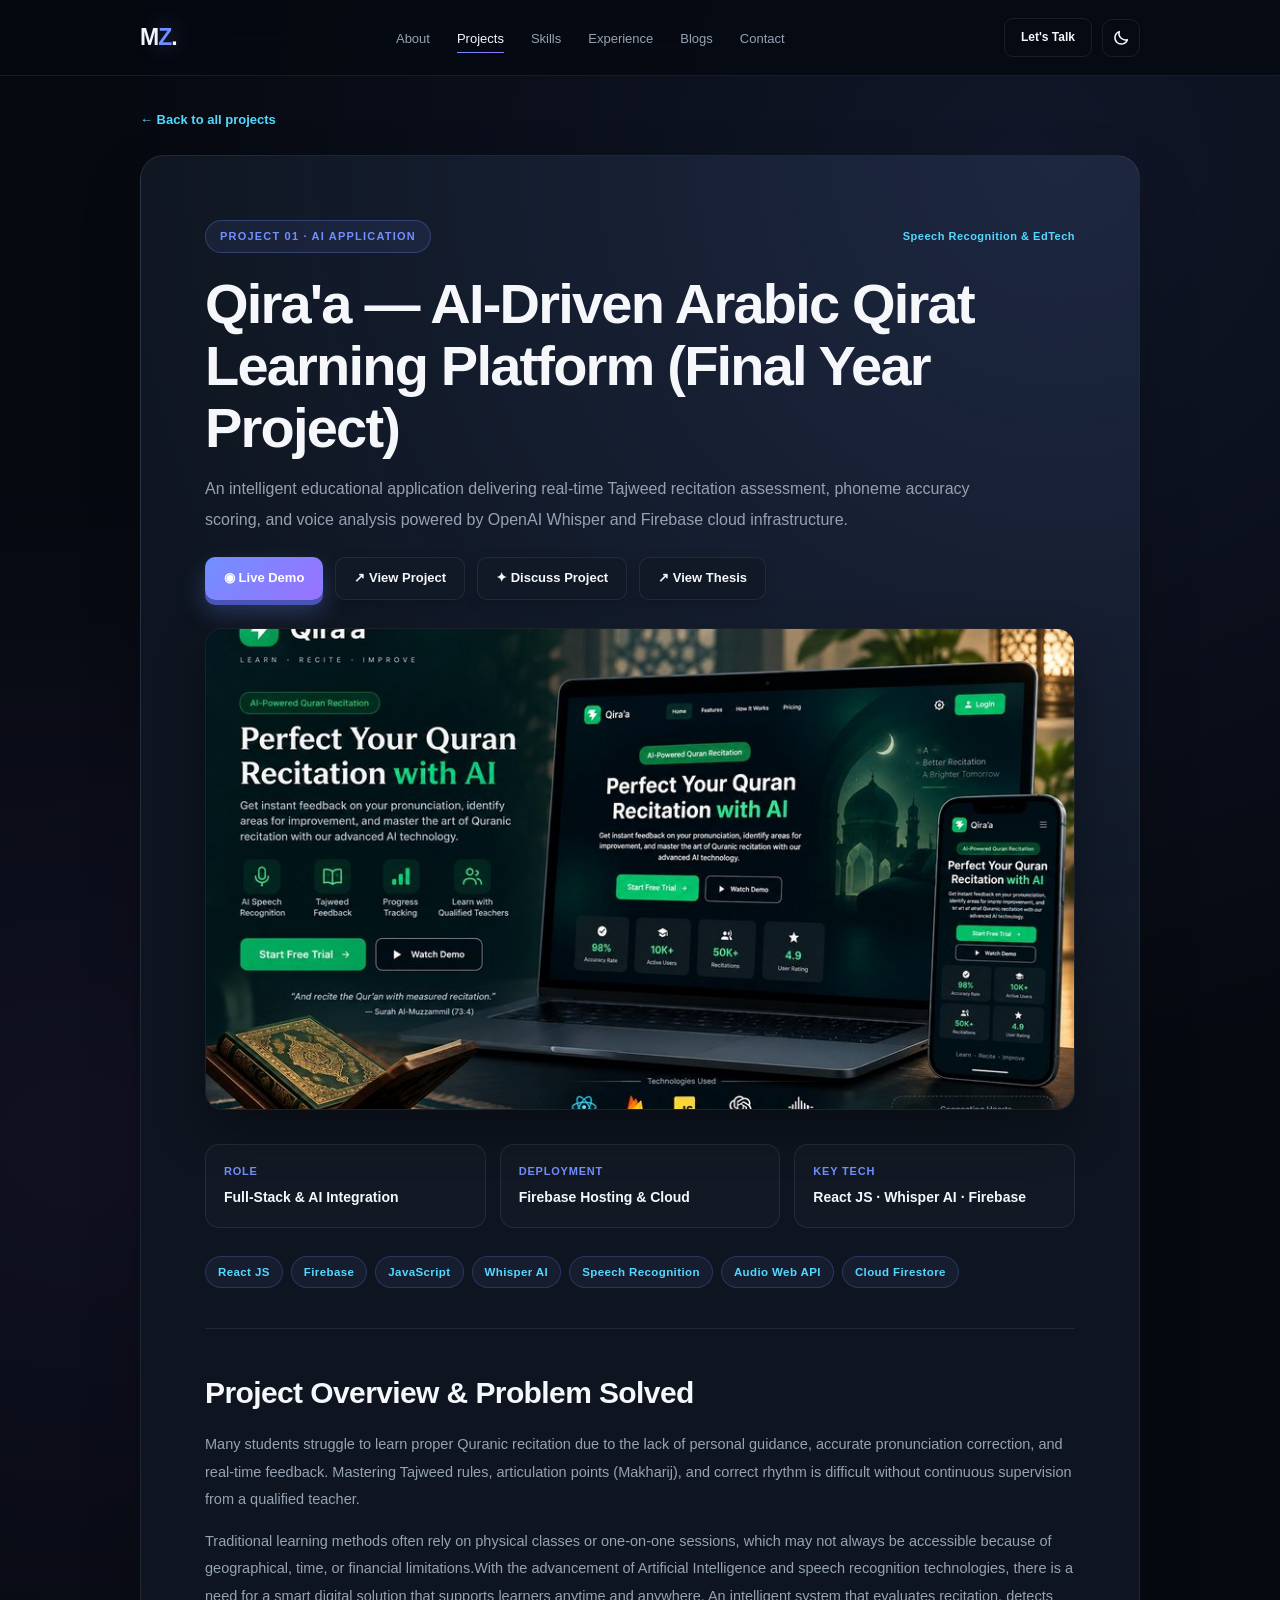
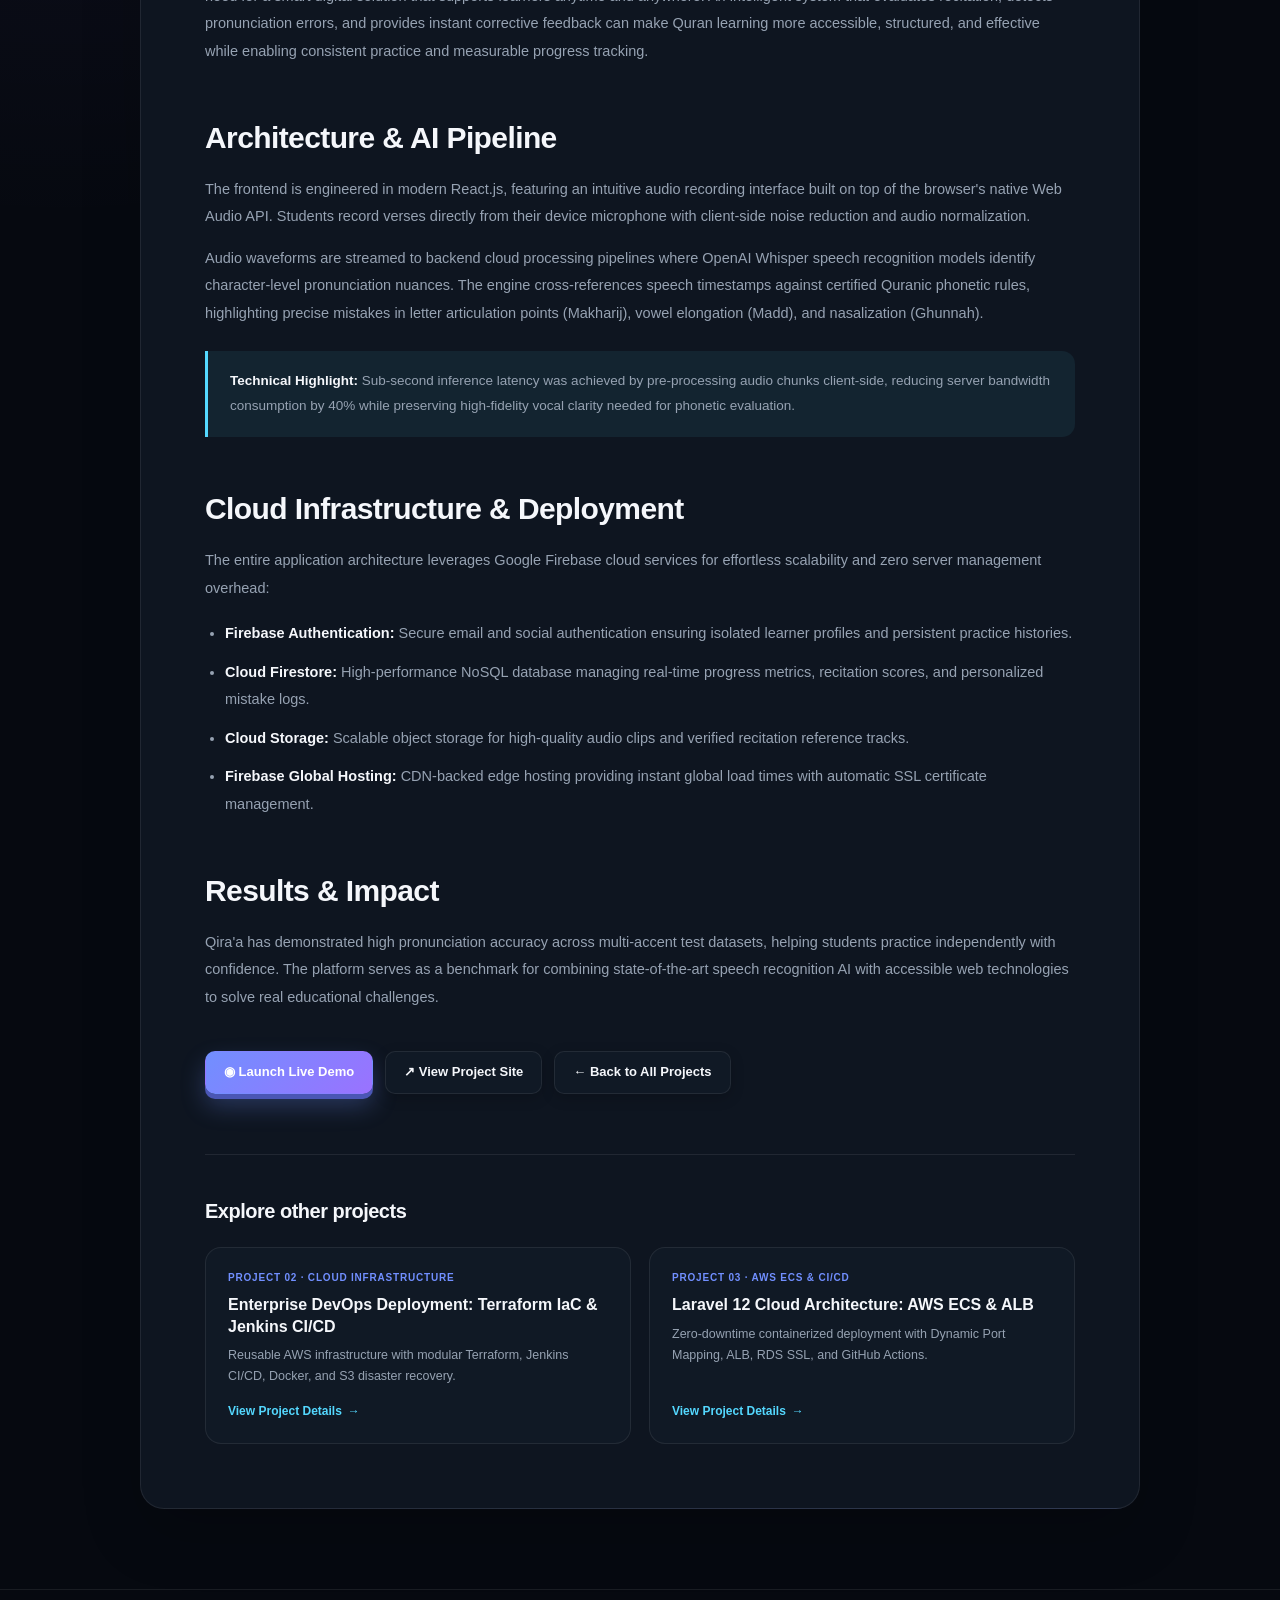
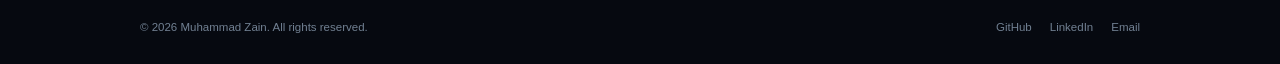
<file: project-qiraa-ai.html>
<!DOCTYPE html>
<html lang="en">
<head>
    <meta charset="UTF-8">
    <meta name="viewport" content="width=device-width, initial-scale=1.0">
    <meta name="theme-color" content="#060910">
    <title>Qira'a — AI-Driven Arabic Qirat Learning Platform | Muhammad Zain</title>
    <meta name="description" content="AI-powered personalized Tajweed recitation feedback platform using speech recognition, OpenAI Whisper and Firebase by Muhammad Zain.">
    <link rel="canonical" href="https://zaincloud009.github.io/MuhammadZainPortfolio/project-qiraa-ai.html">

    <!-- SITE ICONS & FAVICONS (GOOGLE SEARCH COMPLIANT) -->
    <link rel="icon" type="image/png" sizes="48x48" href="https://zaincloud009.github.io/MuhammadZainPortfolio/favicon-48.png">
    <link rel="icon" type="image/png" sizes="96x96" href="https://zaincloud009.github.io/MuhammadZainPortfolio/favicon-96.png">
    <link rel="icon" type="image/png" sizes="192x192" href="https://zaincloud009.github.io/MuhammadZainPortfolio/favicon-192.png">
    <link rel="icon" type="image/x-icon" href="https://zaincloud009.github.io/MuhammadZainPortfolio/favicon.ico">
    <link rel="icon" type="image/png" sizes="32x32" href="https://zaincloud009.github.io/MuhammadZainPortfolio/favicon-32.png">
    <link rel="shortcut icon" href="https://zaincloud009.github.io/MuhammadZainPortfolio/favicon.ico">
    <link rel="apple-touch-icon" sizes="180x180" href="https://zaincloud009.github.io/MuhammadZainPortfolio/apple-touch-icon.png">
    <link rel="stylesheet" href="blog.css">
</head>
<body>

<div class="background-grid"></div>

<!-- NAVBAR -->
<nav>
<div class="container nav-inner">
    <a href="index.html" class="logo">M<span>Z</span>.</a>

    <ul class="nav-links" id="navLinks">
        <li><a href="index.html#about">About</a></li>
        <li><a href="index.html#projects" class="active">Projects</a></li>
        <li><a href="index.html#skills">Skills</a></li>
        <li><a href="index.html#experience">Experience</a></li>
        <li><a href="index.html#blogs">Blogs</a></li>
        <li><a href="index.html#contact">Contact</a></li>
    </ul>

    <div class="nav-actions">
        <a href="index.html#contact" class="nav-contact">Let's Talk</a>
        <button class="theme-toggle" id="themeToggle" type="button" aria-label="Switch to light mode" title="Switch to light mode">
            <svg class="moon-icon" viewBox="0 0 24 24" aria-hidden="true"><path d="M20.5 14.2A8.5 8.5 0 0 1 9.8 3.5 8.5 8.5 0 1 0 20.5 14.2Z"/></svg>
            <svg class="sun-icon" viewBox="0 0 24 24" aria-hidden="true"><circle cx="12" cy="12" r="3.5"/><path d="M12 2.5v2M12 19.5v2M21.5 12h-2M4.5 12h-2M18.7 5.3l-1.4 1.4M6.7 17.3l-1.4 1.4M18.7 18.7l-1.4-1.4M6.7 6.7 5.3 5.3"/></svg>
        </button>
        <button class="menu-toggle" id="menuToggle" type="button" aria-label="Open navigation menu" aria-controls="navLinks" aria-expanded="false">•••</button>
    </div>
</div>
</nav>

<!-- MAIN CONTENT -->
<main>
<div class="container">
    
    <div class="blog-nav-bar">
        <a href="index.html#projects" class="back-link">← Back to all projects</a>
    </div>

    <article class="blog-article">
        <div class="article-hero-badge-wrap">
            <div class="article-eyebrow">PROJECT 01 · AI APPLICATION</div>
            <span class="article-category-tag">Speech Recognition &amp; EdTech</span>
        </div>
        
        <h1>Qira'a — AI-Driven Arabic Qirat Learning Platform (Final Year Project) </h1>
        <p class="article-lead">An intelligent educational application delivering real-time Tajweed recitation assessment, phoneme accuracy scoring, and voice analysis powered by OpenAI Whisper and Firebase cloud infrastructure.</p>

        <!-- TOP ACTION BUTTONS -->
        <div class="project-top-actions">
            <a href="https://qiraa-h.web.app/" target="_blank" rel="noopener noreferrer" class="project-action-btn primary">◉ Live Demo</a>
            <a href="https://github.com/ZainCloud009/Qiraa-h.git" target="_blank" rel="noopener noreferrer" class="project-action-btn">↗ View Project</a>
            <a href="index.html#contact" class="project-action-btn">✦ Discuss Project</a>
            <a href="https://drive.google.com/file/d/1SszC199nXRUsS5L-deOtJuhGF4u_l_iV/view?usp=sharing" target="_blank" rel="noopener noreferrer" class="project-action-btn">↗ View Thesis</a>
        </div>

        <!-- HERO IMAGE -->
        <div class="project-detail-visual">
            <img src="images/Project1.jpeg" alt="Qira'a AI platform interface preview" loading="eager">
        </div>

        <!-- SPECIFICATION GRID -->
        <div class="project-spec-grid">
            <div class="project-spec-item">
                <span>Role</span>
                <strong>Full-Stack &amp; AI Integration</strong>
            </div>
            <div class="project-spec-item">
                <span>Deployment</span>
                <strong>Firebase Hosting &amp; Cloud</strong>
            </div>
            <div class="project-spec-item">
                <span>Key Tech</span>
                <strong>React JS · Whisper AI · Firebase</strong>
            </div>
        </div>

        <div class="project-tags-list">
            <span class="project-tag-pill">React JS</span>
            <span class="project-tag-pill">Firebase</span>
            <span class="project-tag-pill">JavaScript</span>
            <span class="project-tag-pill">Whisper AI</span>
            <span class="project-tag-pill">Speech Recognition</span>
            <span class="project-tag-pill">Audio Web API</span>
            <span class="project-tag-pill">Cloud Firestore</span>
        </div>

        <div class="article-divider"></div>

        <!-- DESCRIPTION SECTIONS (250-300 words) -->
        <section class="article-section">
            <h2>Project Overview &amp; Problem Solved</h2>
            <p>Many students struggle to learn proper Quranic recitation due to the lack of personal guidance, accurate pronunciation correction, and real-time feedback. Mastering Tajweed rules, articulation points (Makharij), and correct rhythm is difficult without continuous supervision from a qualified teacher. </p>
            <p>Traditional learning methods often rely on physical classes or one-on-one sessions, which may not always be accessible because of geographical, time, or financial limitations.With the advancement of Artificial Intelligence and speech recognition technologies, there is a need for a smart digital solution that supports learners anytime and anywhere. An intelligent system that evaluates recitation, detects pronunciation errors, and provides instant corrective feedback can make Quran learning more accessible, structured, and effective while enabling consistent practice and measurable progress tracking.</p>
        </section>

        <section class="article-section">
            <h2>Architecture &amp; AI Pipeline</h2>
            <p>The frontend is engineered in modern React.js, featuring an intuitive audio recording interface built on top of the browser's native Web Audio API. Students record verses directly from their device microphone with client-side noise reduction and audio normalization.</p>
            <p>Audio waveforms are streamed to backend cloud processing pipelines where OpenAI Whisper speech recognition models identify character-level pronunciation nuances. The engine cross-references speech timestamps against certified Quranic phonetic rules, highlighting precise mistakes in letter articulation points (Makharij), vowel elongation (Madd), and nasalization (Ghunnah).</p>
            
            <div class="article-callout">
                <strong>Technical Highlight:</strong> Sub-second inference latency was achieved by pre-processing audio chunks client-side, reducing server bandwidth consumption by 40% while preserving high-fidelity vocal clarity needed for phonetic evaluation.
            </div>
        </section>

        <section class="article-section">
            <h2>Cloud Infrastructure &amp; Deployment</h2>
            <p>The entire application architecture leverages Google Firebase cloud services for effortless scalability and zero server management overhead:</p>
            <ul class="article-list">
                <li><strong>Firebase Authentication:</strong> Secure email and social authentication ensuring isolated learner profiles and persistent practice histories.</li>
                <li><strong>Cloud Firestore:</strong> High-performance NoSQL database managing real-time progress metrics, recitation scores, and personalized mistake logs.</li>
                <li><strong>Cloud Storage:</strong> Scalable object storage for high-quality audio clips and verified recitation reference tracks.</li>
                <li><strong>Firebase Global Hosting:</strong> CDN-backed edge hosting providing instant global load times with automatic SSL certificate management.</li>
            </ul>
        </section>

        <section class="article-section">
            <h2>Results &amp; Impact</h2>
            <p>Qira'a has demonstrated high pronunciation accuracy across multi-accent test datasets, helping students practice independently with confidence. The platform serves as a benchmark for combining state-of-the-art speech recognition AI with accessible web technologies to solve real educational challenges.</p>
        </section>

        <!-- BOTTOM ACTION BUTTONS -->
        <div class="project-top-actions" style="margin-top: 40px;">
            <a href="https://qiraa-h.web.app/" target="_blank" rel="noopener noreferrer" class="project-action-btn primary">◉ Launch Live Demo</a>
            <a href="https://qiraa-h.web.app/" target="_blank" rel="noopener noreferrer" class="project-action-btn">↗ View Project Site</a>
            <a href="index.html#projects" class="project-action-btn">← Back to All Projects</a>
        </div>

        <!-- MORE PROJECTS -->
        <div class="more-articles-section">
            <h3 class="more-articles-title">Explore other projects</h3>
            <div class="more-articles-grid">
                <div class="mini-card">
                    <div>
                        <div class="mini-card-tag">PROJECT 02 · CLOUD INFRASTRUCTURE</div>
                        <h4>Enterprise DevOps Deployment: Terraform IaC &amp; Jenkins CI/CD</h4>
                        <p>Reusable AWS infrastructure with modular Terraform, Jenkins CI/CD, Docker, and S3 disaster recovery.</p>
                    </div>
                    <a href="project-enterprise-devops.html" class="mini-card-link">View Project Details <span>→</span></a>
                </div>

                <div class="mini-card">
                    <div>
                        <div class="mini-card-tag">PROJECT 03 · AWS ECS &amp; CI/CD</div>
                        <h4>Laravel 12 Cloud Architecture: AWS ECS &amp; ALB</h4>
                        <p>Zero-downtime containerized deployment with Dynamic Port Mapping, ALB, RDS SSL, and GitHub Actions.</p>
                    </div>
                    <a href="project-laravel-aws.html" class="mini-card-link">View Project Details <span>→</span></a>
                </div>
            </div>
        </div>

    </article>
</div>
</main>

<!-- FOOTER -->
<footer>
<div class="container footer-inner">
    <div>© <span id="year"></span> Muhammad Zain. All rights reserved.</div>
    <div class="socials">
        <a href="https://github.com/ZainCloud009" target="_blank" rel="noopener noreferrer">GitHub</a>
        <a href="https://www.linkedin.com/in/muhammadzaindevops/" target="_blank" rel="noopener noreferrer">LinkedIn</a>
        <a href="mailto:muhammadzain8489@gmail.com">Email</a>
    </div>
</div>
</footer>

<script>
// CURRENT YEAR
document.getElementById("year").textContent = new Date().getFullYear();

// THEME TOGGLE
const themeToggle = document.getElementById("themeToggle");
const themeColor = document.querySelector('meta[name="theme-color"]');

function setTheme(theme){
    document.documentElement.dataset.theme = theme;
    const isLight = theme === "light";
    themeToggle.setAttribute("aria-label", isLight ? "Switch to dark mode" : "Switch to light mode");
    themeToggle.title = isLight ? "Switch to dark mode" : "Switch to light mode";
    if(themeColor) themeColor.setAttribute("content", isLight ? "#f5f7ff" : "#060910");
}

try{
    const savedTheme = localStorage.getItem("portfolio-theme");
    if(savedTheme === "light" || savedTheme === "dark"){
        setTheme(savedTheme);
    }
}catch(e){}

themeToggle.addEventListener("click", function(){
    const nextTheme = document.documentElement.dataset.theme === "light" ? "dark" : "light";
    setTheme(nextTheme);
    try{
        localStorage.setItem("portfolio-theme", nextTheme);
    }catch(e){}
});

// MOBILE MENU
const menuToggle = document.getElementById("menuToggle");
const navLinks = document.getElementById("navLinks");

function closeMobileMenu(){
    navLinks.classList.remove("is-open");
    menuToggle.setAttribute("aria-expanded", "false");
}

menuToggle.addEventListener("click", function(){
    const isOpen = navLinks.classList.toggle("is-open");
    menuToggle.setAttribute("aria-expanded", String(isOpen));
});

navLinks.addEventListener("click", function(e){
    if(e.target.closest("a")) closeMobileMenu();
});
</script>

</body>
</html>
</file>
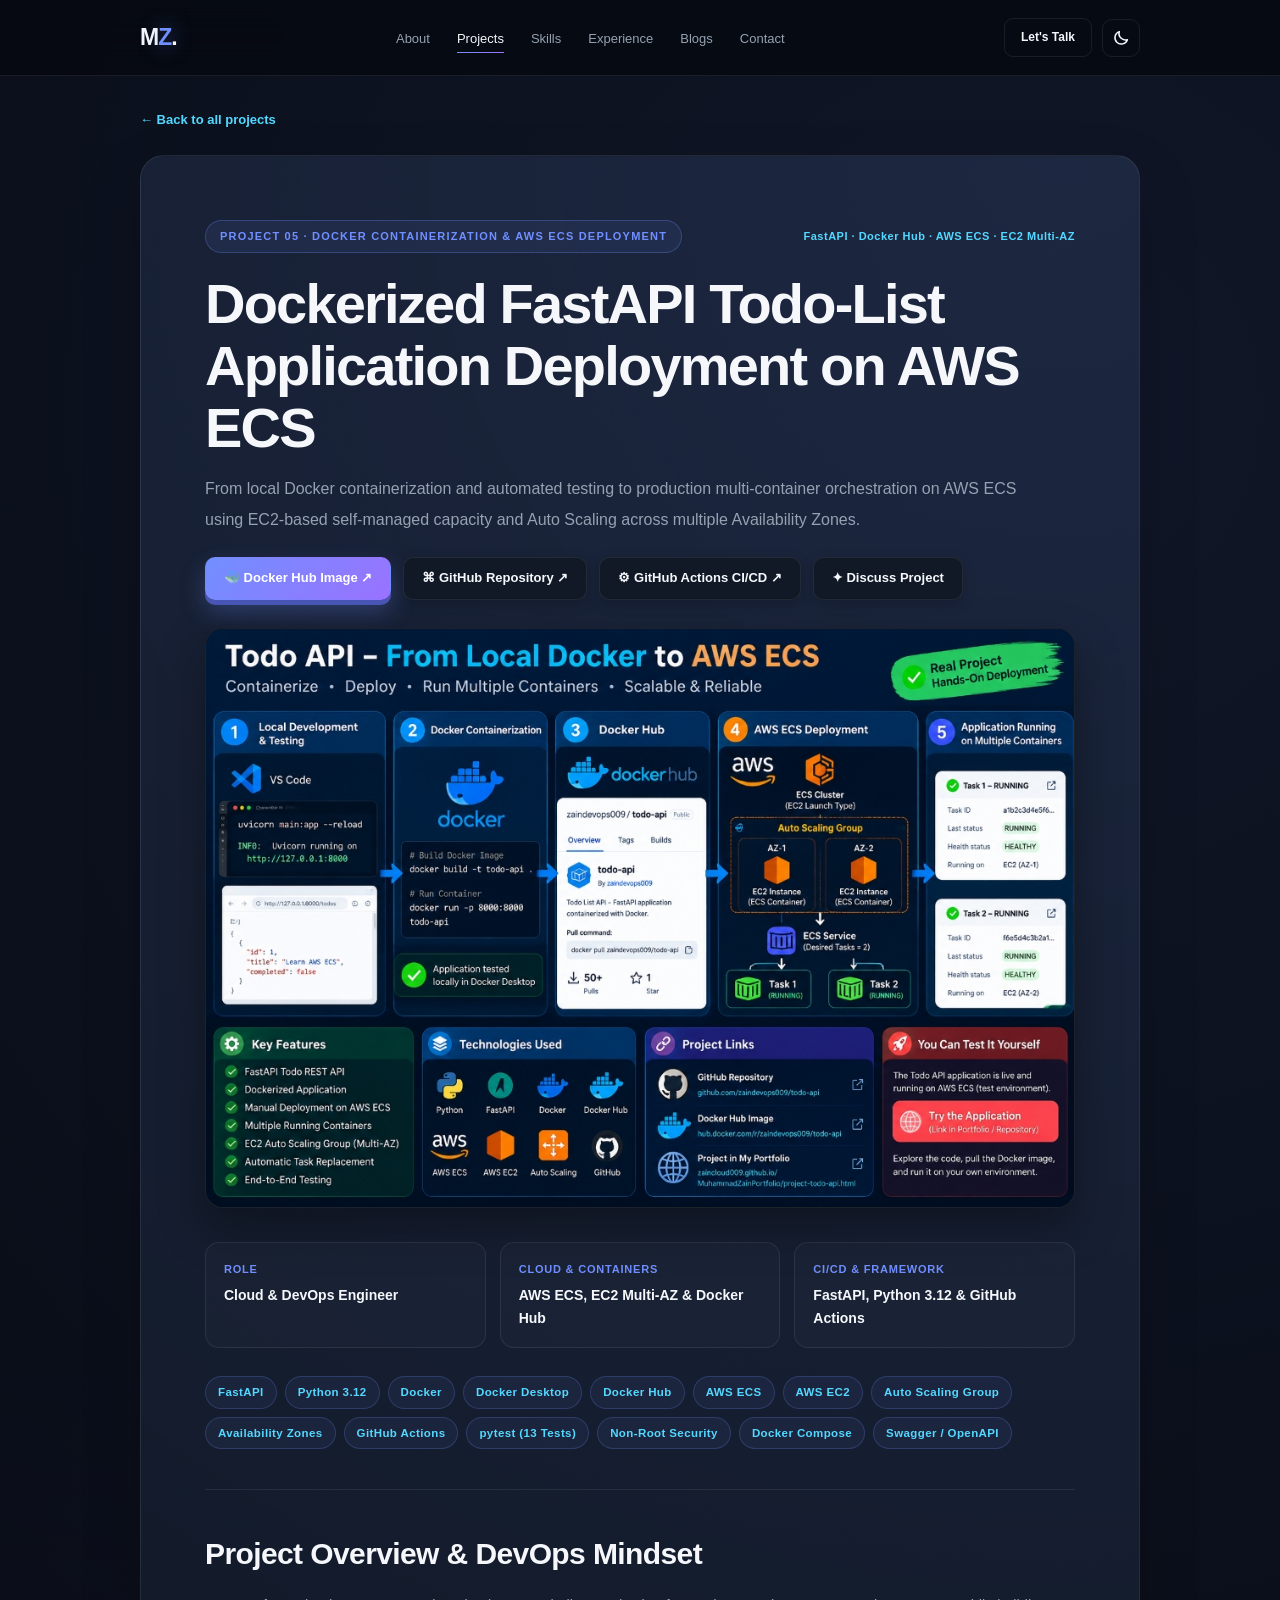
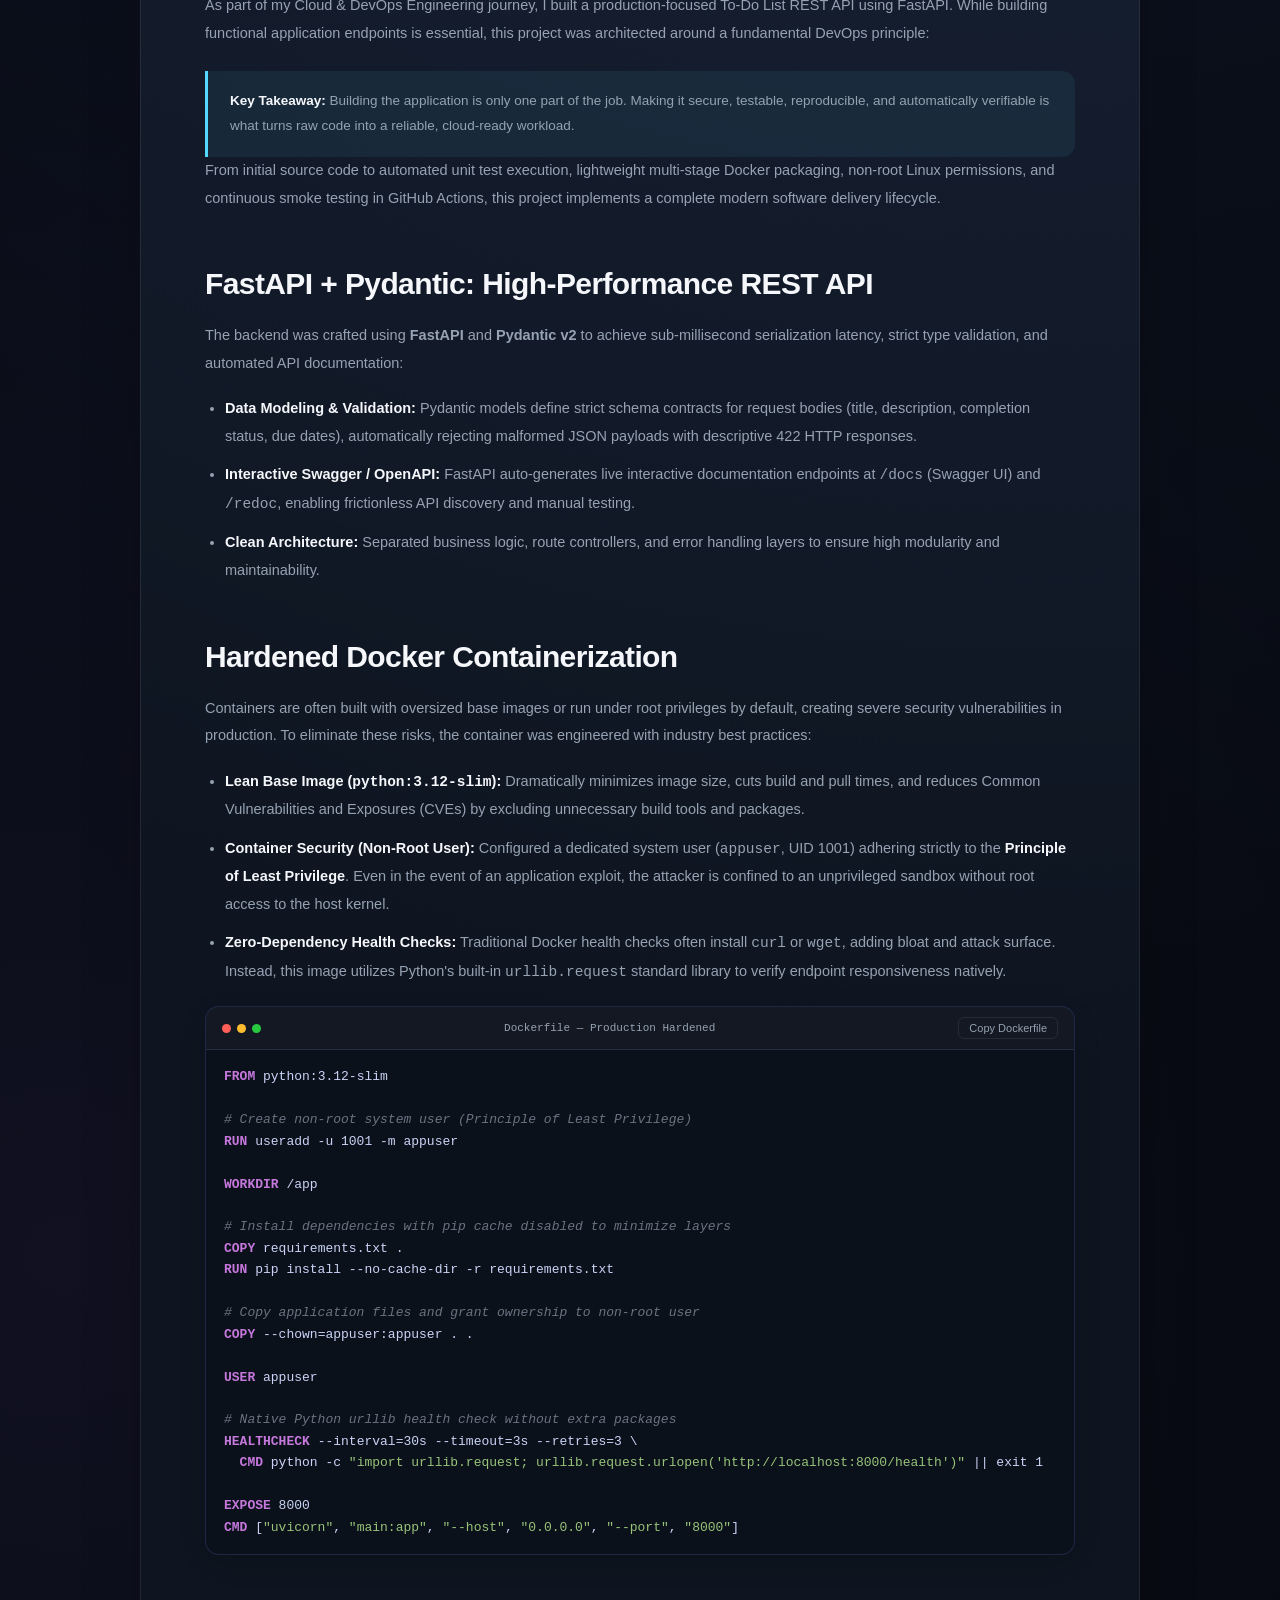
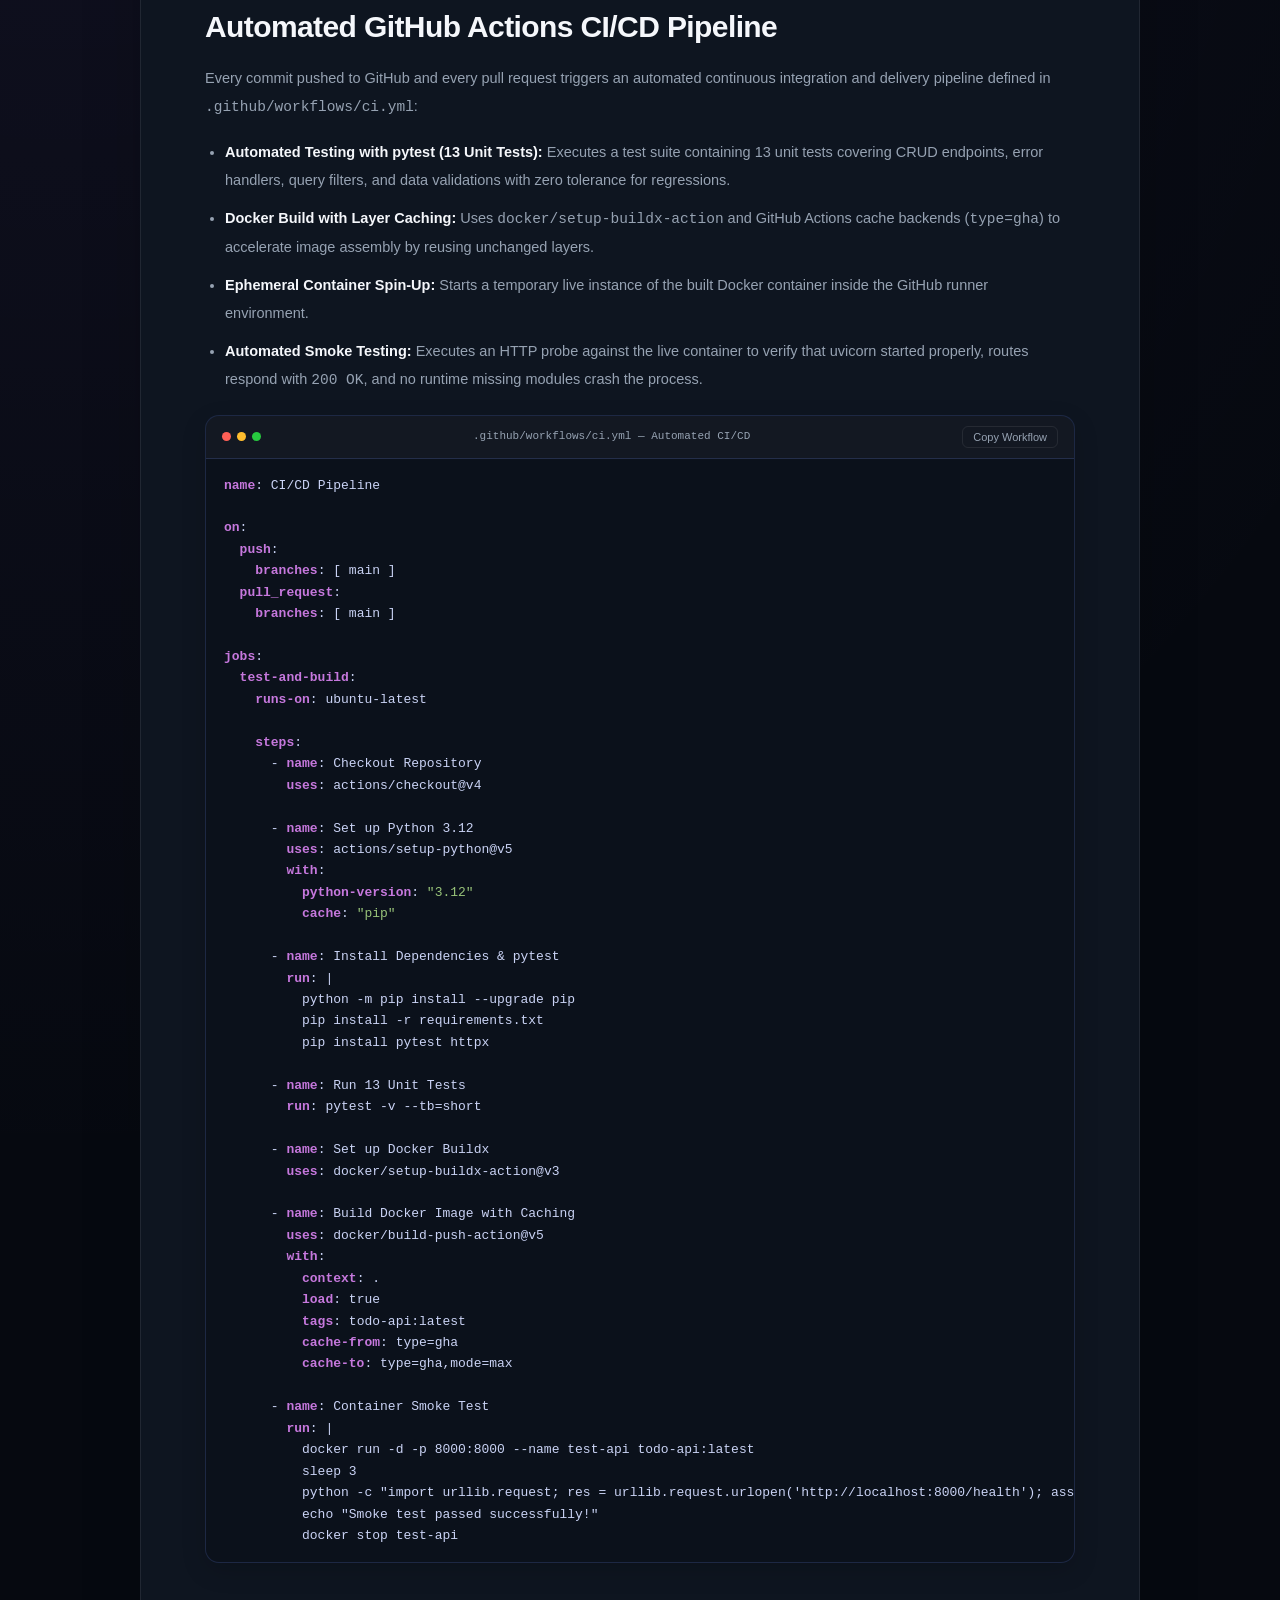
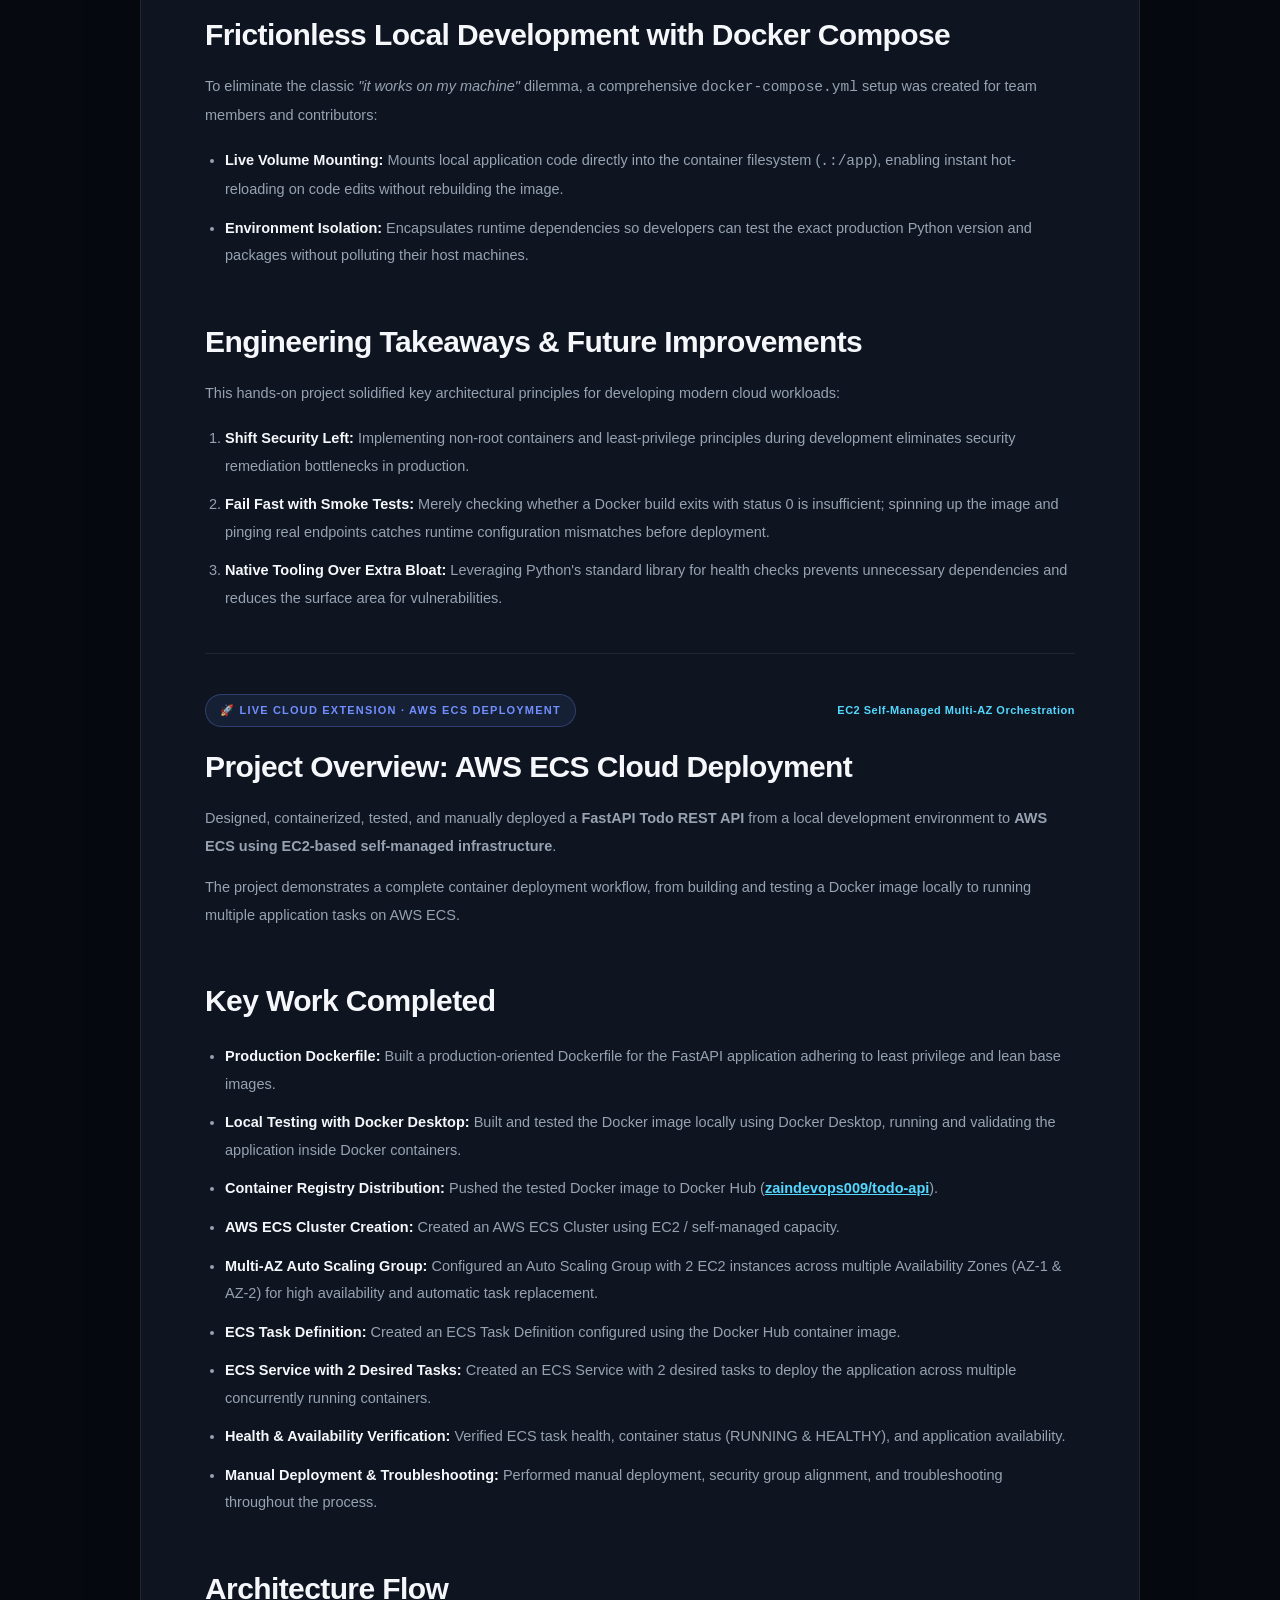
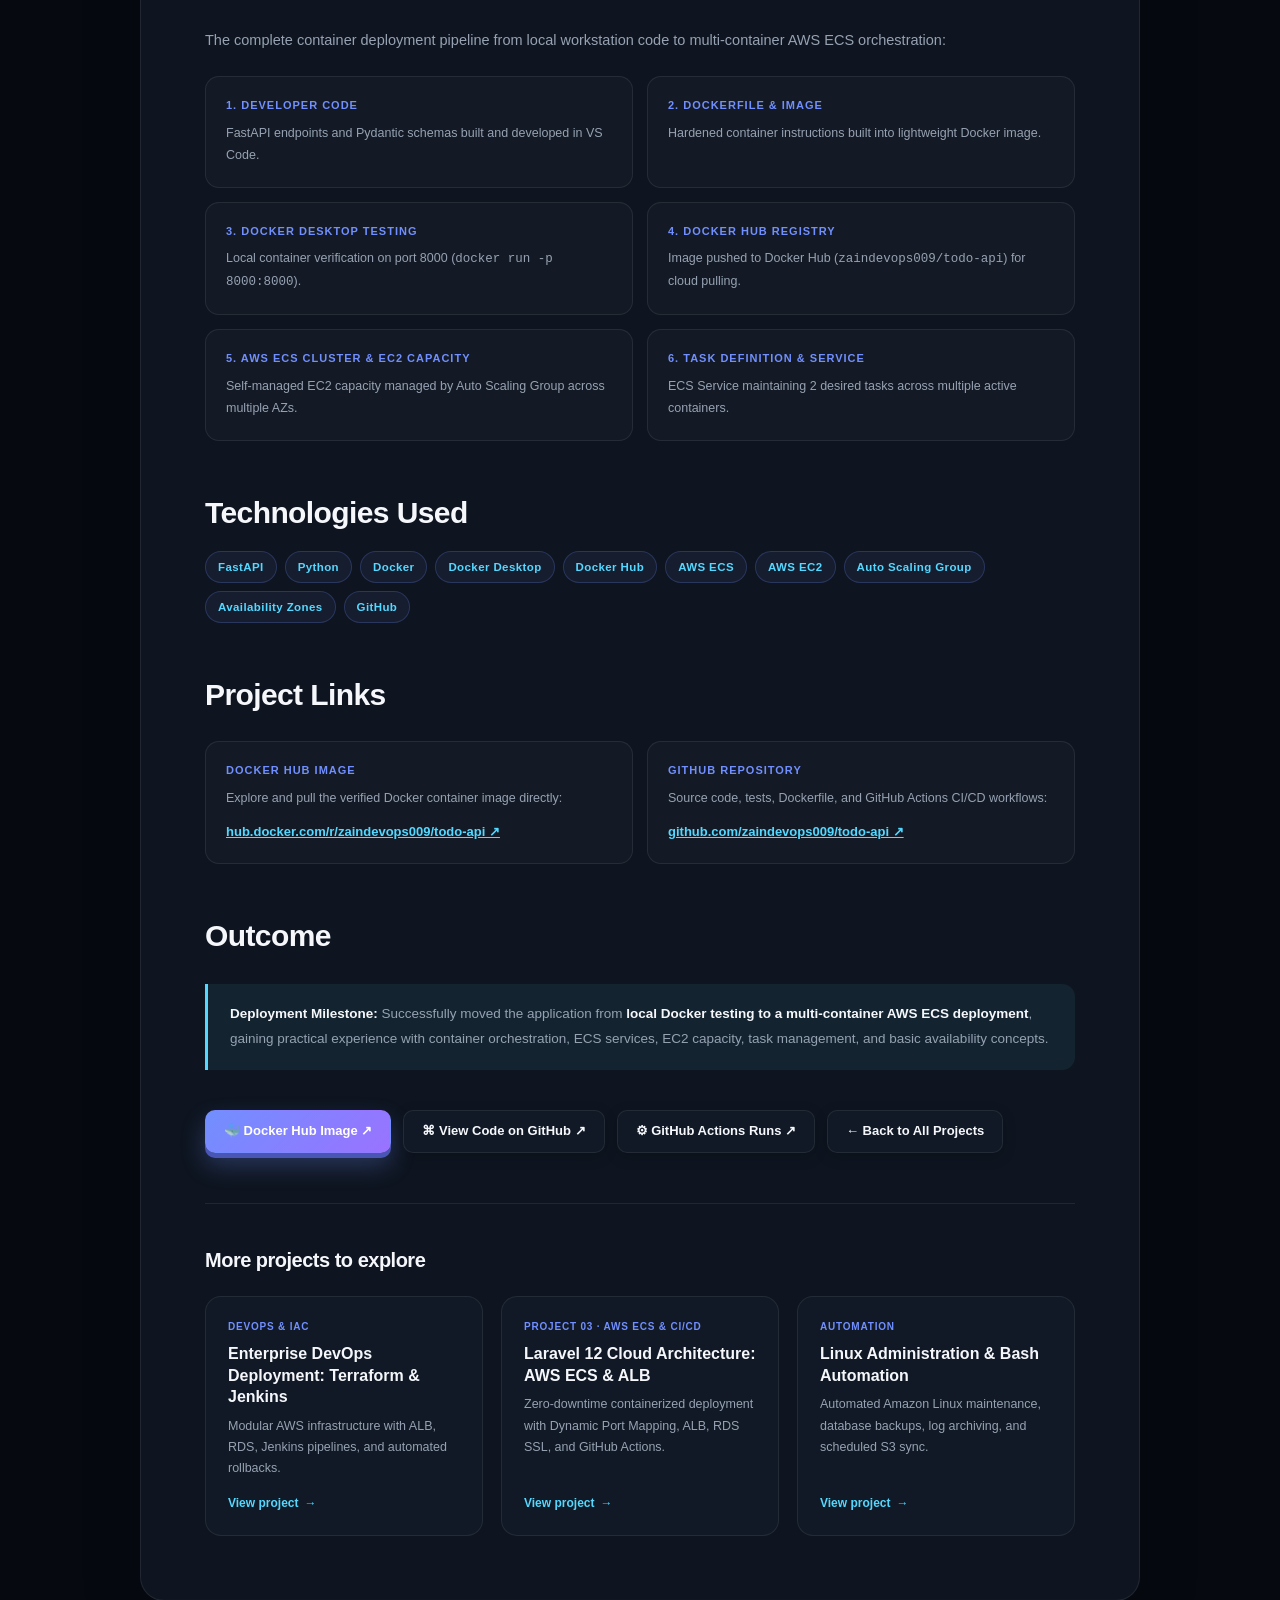
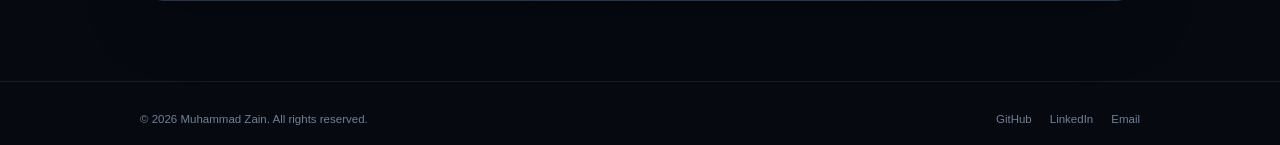
<file: project-todo-api.html>
<!DOCTYPE html>
<html lang="en">
<head>
    <meta charset="UTF-8">
    <meta name="viewport" content="width=device-width, initial-scale=1.0">
    <meta name="theme-color" content="#060910">
    <title>Dockerized FastAPI Todo-List Application Deployment on AWS ECS | Muhammad Zain</title>
    <meta name="description" content="Production deployment: FastAPI Todo REST API containerized with Docker, tested with 13 pytest tests, published to Docker Hub, and deployed across multiple containers on AWS ECS with EC2 Auto Scaling by Muhammad Zain.">
    <meta name="keywords" content="FastAPI Docker, AWS ECS, Docker Hub, EC2 Auto Scaling, Containerized REST API, To-Do API DevOps, multi-container orchestration, pytest automation, Muhammad Zain DevOps">
    <link rel="canonical" href="https://zaincloud009.github.io/MuhammadZainPortfolio/project-todo-api.html">

    <!-- SITE ICONS & FAVICONS (GOOGLE SEARCH COMPLIANT) -->
    <link rel="icon" type="image/png" sizes="48x48" href="https://zaincloud009.github.io/MuhammadZainPortfolio/favicon-48.png">
    <link rel="icon" type="image/png" sizes="96x96" href="https://zaincloud009.github.io/MuhammadZainPortfolio/favicon-96.png">
    <link rel="icon" type="image/png" sizes="192x192" href="https://zaincloud009.github.io/MuhammadZainPortfolio/favicon-192.png">
    <link rel="icon" type="image/x-icon" href="https://zaincloud009.github.io/MuhammadZainPortfolio/favicon.ico">
    <link rel="icon" type="image/png" sizes="32x32" href="https://zaincloud009.github.io/MuhammadZainPortfolio/favicon-32.png">
    <link rel="shortcut icon" href="https://zaincloud009.github.io/MuhammadZainPortfolio/favicon.ico">
    <link rel="apple-touch-icon" sizes="180x180" href="https://zaincloud009.github.io/MuhammadZainPortfolio/apple-touch-icon.png">
    <link rel="stylesheet" href="blog.css">

    <!-- OPEN GRAPH -->
    <meta property="og:type" content="article">
    <meta property="og:title" content="Dockerized FastAPI Todo-List Application Deployment on AWS ECS | Muhammad Zain">
    <meta property="og:description" content="FastAPI Todo REST API containerized with Docker, tested with 13 pytest tests, published to Docker Hub, and deployed on AWS ECS with EC2 Auto Scaling across multiple Availability Zones.">
    <meta property="og:url" content="https://zaincloud009.github.io/MuhammadZainPortfolio/project-todo-api.html">
    <meta property="og:site_name" content="Muhammad Zain | AWS Cloud & DevOps Engineer">
    <meta property="og:image" content="https://zaincloud009.github.io/MuhammadZainPortfolio/images/Project5.jpg">

    <!-- TWITTER CARD -->
    <meta name="twitter:card" content="summary_large_image">
    <meta name="twitter:title" content="Dockerized FastAPI Todo-List Application Deployment on AWS ECS | Muhammad Zain">
    <meta name="twitter:description" content="Production deployment: FastAPI Todo REST API containerized with Docker, published to Docker Hub, and deployed on AWS ECS with EC2 Auto Scaling.">
    <meta name="twitter:image" content="https://zaincloud009.github.io/MuhammadZainPortfolio/images/Project5.jpg">

    <!-- JSON-LD STRUCTURED DATA -->
    <script type="application/ld+json">
    {
      "@context": "https://schema.org",
      "@type": "SoftwareSourceCode",
      "name": "Dockerized FastAPI Todo-List Application Deployment on AWS ECS",
      "headline": "Dockerized FastAPI Todo-List Application Deployment on AWS ECS",
      "description": "Designed, containerized, tested, and manually deployed a FastAPI Todo REST API from local Docker to AWS ECS using EC2 self-managed capacity and Auto Scaling across Availability Zones.",
      "programmingLanguage": "Python",
      "codeRepository": "https://github.com/zaindevops009/todo-api",
      "author": {
        "@type": "Person",
        "name": "Muhammad Zain",
        "url": "https://zaincloud009.github.io/MuhammadZainPortfolio/"
      }
    }
    </script>
</head>
<body>

<div class="background-grid"></div>

<!-- NAVBAR -->
<nav>
<div class="container nav-inner">
    <a href="index.html" class="logo">M<span>Z</span>.</a>

    <ul class="nav-links" id="navLinks">
        <li><a href="index.html#about">About</a></li>
        <li><a href="index.html#projects" class="active">Projects</a></li>
        <li><a href="index.html#skills">Skills</a></li>
        <li><a href="index.html#experience">Experience</a></li>
        <li><a href="index.html#blogs">Blogs</a></li>
        <li><a href="index.html#contact">Contact</a></li>
    </ul>

    <div class="nav-actions">
        <a href="index.html#contact" class="nav-contact">Let's Talk</a>
        <button class="theme-toggle" id="themeToggle" type="button" aria-label="Switch to light mode" title="Switch to light mode">
            <svg class="moon-icon" viewBox="0 0 24 24" aria-hidden="true"><path d="M20.5 14.2A8.5 8.5 0 0 1 9.8 3.5 8.5 8.5 0 1 0 20.5 14.2Z"/></svg>
            <svg class="sun-icon" viewBox="0 0 24 24" aria-hidden="true"><circle cx="12" cy="12" r="3.5"/><path d="M12 2.5v2M12 19.5v2M21.5 12h-2M4.5 12h-2M18.7 5.3l-1.4 1.4M6.7 17.3l-1.4 1.4M18.7 18.7l-1.4-1.4M6.7 6.7 5.3 5.3"/></svg>
        </button>
        <button class="menu-toggle" id="menuToggle" type="button" aria-label="Open navigation menu" aria-controls="navLinks" aria-expanded="false">•••</button>
    </div>
</div>
</nav>

<!-- MAIN CONTENT -->
<main>
<div class="container">
    
    <div class="blog-nav-bar">
        <a href="index.html#projects" class="back-link">← Back to all projects</a>
    </div>

    <article class="blog-article">
        <div class="article-hero-badge-wrap">
            <div class="article-eyebrow">PROJECT 05 · DOCKER CONTAINERIZATION &amp; AWS ECS DEPLOYMENT</div>
            <span class="article-category-tag">FastAPI · Docker Hub · AWS ECS · EC2 Multi-AZ</span>
        </div>
        
        <h1>Dockerized FastAPI Todo-List Application Deployment on AWS ECS</h1>
        <p class="article-lead">From local Docker containerization and automated testing to production multi-container orchestration on AWS ECS using EC2-based self-managed capacity and Auto Scaling across multiple Availability Zones.</p>

        <!-- TOP ACTION BUTTONS -->
        <div class="project-top-actions">
            <a href="https://hub.docker.com/r/zaindevops009/todo-api" target="_blank" rel="noopener noreferrer" class="project-action-btn primary">🐳 Docker Hub Image ↗</a>
            <a href="https://github.com/zaindevops009/todo-api" target="_blank" rel="noopener noreferrer" class="project-action-btn">⌘ GitHub Repository ↗</a>
            <a href="https://github.com/zaindevops009/todo-api/actions" target="_blank" rel="noopener noreferrer" class="project-action-btn">⚙ GitHub Actions CI/CD ↗</a>
            <a href="index.html#contact" class="project-action-btn">✦ Discuss Project</a>
        </div>

        <!-- HERO IMAGE -->
        <div class="project-detail-visual">
            <img src="images/Project5.jpg" alt="Todo API - From Local Docker to AWS ECS Architecture" loading="eager" style="max-height: none;">
        </div>

        <!-- SPECIFICATION GRID -->
        <div class="project-spec-grid">
            <div class="project-spec-item">
                <span>Role</span>
                <strong>Cloud &amp; DevOps Engineer</strong>
            </div>
            <div class="project-spec-item">
                <span>Cloud &amp; Containers</span>
                <strong>AWS ECS, EC2 Multi-AZ &amp; Docker Hub</strong>
            </div>
            <div class="project-spec-item">
                <span>CI/CD &amp; Framework</span>
                <strong>FastAPI, Python 3.12 &amp; GitHub Actions</strong>
            </div>
        </div>

        <div class="project-tags-list">
            <span class="project-tag-pill">FastAPI</span>
            <span class="project-tag-pill">Python 3.12</span>
            <span class="project-tag-pill">Docker</span>
            <span class="project-tag-pill">Docker Desktop</span>
            <span class="project-tag-pill">Docker Hub</span>
            <span class="project-tag-pill">AWS ECS</span>
            <span class="project-tag-pill">AWS EC2</span>
            <span class="project-tag-pill">Auto Scaling Group</span>
            <span class="project-tag-pill">Availability Zones</span>
            <span class="project-tag-pill">GitHub Actions</span>
            <span class="project-tag-pill">pytest (13 Tests)</span>
            <span class="project-tag-pill">Non-Root Security</span>
            <span class="project-tag-pill">Docker Compose</span>
            <span class="project-tag-pill">Swagger / OpenAPI</span>
        </div>

        <div class="article-divider"></div>

        <!-- SECTION 1 -->
        <section class="article-section">
            <h2>Project Overview &amp; DevOps Mindset</h2>
            <p>As part of my Cloud &amp; DevOps Engineering journey, I built a production-focused To-Do List REST API using FastAPI. While building functional application endpoints is essential, this project was architected around a fundamental DevOps principle:</p>
            
            <div class="article-callout">
                <strong>Key Takeaway:</strong> Building the application is only one part of the job. Making it secure, testable, reproducible, and automatically verifiable is what turns raw code into a reliable, cloud-ready workload.
            </div>

            <p>From initial source code to automated unit test execution, lightweight multi-stage Docker packaging, non-root Linux permissions, and continuous smoke testing in GitHub Actions, this project implements a complete modern software delivery lifecycle.</p>
        </section>

        <!-- SECTION 2 -->
        <section class="article-section">
            <h2>FastAPI + Pydantic: High-Performance REST API</h2>
            <p>The backend was crafted using <strong>FastAPI</strong> and <strong>Pydantic v2</strong> to achieve sub-millisecond serialization latency, strict type validation, and automated API documentation:</p>
            <ul class="article-list">
                <li><strong>Data Modeling &amp; Validation:</strong> Pydantic models define strict schema contracts for request bodies (title, description, completion status, due dates), automatically rejecting malformed JSON payloads with descriptive 422 HTTP responses.</li>
                <li><strong>Interactive Swagger / OpenAPI:</strong> FastAPI auto-generates live interactive documentation endpoints at <code>/docs</code> (Swagger UI) and <code>/redoc</code>, enabling frictionless API discovery and manual testing.</li>
                <li><strong>Clean Architecture:</strong> Separated business logic, route controllers, and error handling layers to ensure high modularity and maintainability.</li>
            </ul>
        </section>

        <!-- SECTION 3 -->
        <section class="article-section">
            <h2>Hardened Docker Containerization</h2>
            <p>Containers are often built with oversized base images or run under root privileges by default, creating severe security vulnerabilities in production. To eliminate these risks, the container was engineered with industry best practices:</p>
            <ul class="article-list">
                <li><strong>Lean Base Image (<code>python:3.12-slim</code>):</strong> Dramatically minimizes image size, cuts build and pull times, and reduces Common Vulnerabilities and Exposures (CVEs) by excluding unnecessary build tools and packages.</li>
                <li><strong>Container Security (Non-Root User):</strong> Configured a dedicated system user (<code>appuser</code>, UID 1001) adhering strictly to the <strong>Principle of Least Privilege</strong>. Even in the event of an application exploit, the attacker is confined to an unprivileged sandbox without root access to the host kernel.</li>
                <li><strong>Zero-Dependency Health Checks:</strong> Traditional Docker health checks often install <code>curl</code> or <code>wget</code>, adding bloat and attack surface. Instead, this image utilizes Python's built-in <code>urllib.request</code> standard library to verify endpoint responsiveness natively.</li>
            </ul>

            <!-- CODE BOX: DOCKERFILE -->
            <div class="code-box">
                <div class="code-header">
                    <div class="code-dots"><span class="code-dot red"></span><span class="code-dot yellow"></span><span class="code-dot green"></span></div>
                    <span>Dockerfile — Production Hardened</span>
                    <button class="copy-btn" onclick="copyCode(this)">Copy Dockerfile</button>
                </div>
                <pre class="code-content"><code><span class="code-keyword">FROM</span> python:3.12-slim

<span class="code-comment"># Create non-root system user (Principle of Least Privilege)</span>
<span class="code-keyword">RUN</span> useradd -u 1001 -m appuser

<span class="code-keyword">WORKDIR</span> /app

<span class="code-comment"># Install dependencies with pip cache disabled to minimize layers</span>
<span class="code-keyword">COPY</span> requirements.txt .
<span class="code-keyword">RUN</span> pip install --no-cache-dir -r requirements.txt

<span class="code-comment"># Copy application files and grant ownership to non-root user</span>
<span class="code-keyword">COPY</span> --chown=appuser:appuser . .

<span class="code-keyword">USER</span> appuser

<span class="code-comment"># Native Python urllib health check without extra packages</span>
<span class="code-keyword">HEALTHCHECK</span> --interval=30s --timeout=3s --retries=3 \
  <span class="code-keyword">CMD</span> python -c <span class="code-string">"import urllib.request; urllib.request.urlopen('http://localhost:8000/health')"</span> || exit 1

<span class="code-keyword">EXPOSE</span> 8000
<span class="code-keyword">CMD</span> [<span class="code-string">"uvicorn"</span>, <span class="code-string">"main:app"</span>, <span class="code-string">"--host"</span>, <span class="code-string">"0.0.0.0"</span>, <span class="code-string">"--port"</span>, <span class="code-string">"8000"</span>]</code></pre>
            </div>
        </section>

        <!-- SECTION 4 -->
        <section class="article-section">
            <h2>Automated GitHub Actions CI/CD Pipeline</h2>
            <p>Every commit pushed to GitHub and every pull request triggers an automated continuous integration and delivery pipeline defined in <code>.github/workflows/ci.yml</code>:</p>
            <ul class="article-list">
                <li><strong>Automated Testing with pytest (13 Unit Tests):</strong> Executes a test suite containing 13 unit tests covering CRUD endpoints, error handlers, query filters, and data validations with zero tolerance for regressions.</li>
                <li><strong>Docker Build with Layer Caching:</strong> Uses <code>docker/setup-buildx-action</code> and GitHub Actions cache backends (<code>type=gha</code>) to accelerate image assembly by reusing unchanged layers.</li>
                <li><strong>Ephemeral Container Spin-Up:</strong> Starts a temporary live instance of the built Docker container inside the GitHub runner environment.</li>
                <li><strong>Automated Smoke Testing:</strong> Executes an HTTP probe against the live container to verify that uvicorn started properly, routes respond with <code>200 OK</code>, and no runtime missing modules crash the process.</li>
            </ul>

            <!-- CODE BOX: GITHUB ACTIONS -->
            <div class="code-box">
                <div class="code-header">
                    <div class="code-dots"><span class="code-dot red"></span><span class="code-dot yellow"></span><span class="code-dot green"></span></div>
                    <span>.github/workflows/ci.yml — Automated CI/CD</span>
                    <button class="copy-btn" onclick="copyCode(this)">Copy Workflow</button>
                </div>
                <pre class="code-content"><code><span class="code-keyword">name</span>: CI/CD Pipeline

<span class="code-keyword">on</span>:
  <span class="code-keyword">push</span>:
    <span class="code-keyword">branches</span>: [ main ]
  <span class="code-keyword">pull_request</span>:
    <span class="code-keyword">branches</span>: [ main ]

<span class="code-keyword">jobs</span>:
  <span class="code-keyword">test-and-build</span>:
    <span class="code-keyword">runs-on</span>: ubuntu-latest

    <span class="code-keyword">steps</span>:
      - <span class="code-keyword">name</span>: Checkout Repository
        <span class="code-keyword">uses</span>: actions/checkout@v4

      - <span class="code-keyword">name</span>: Set up Python 3.12
        <span class="code-keyword">uses</span>: actions/setup-python@v5
        <span class="code-keyword">with</span>:
          <span class="code-keyword">python-version</span>: <span class="code-string">"3.12"</span>
          <span class="code-keyword">cache</span>: <span class="code-string">"pip"</span>

      - <span class="code-keyword">name</span>: Install Dependencies &amp; pytest
        <span class="code-keyword">run</span>: |
          python -m pip install --upgrade pip
          pip install -r requirements.txt
          pip install pytest httpx

      - <span class="code-keyword">name</span>: Run 13 Unit Tests
        <span class="code-keyword">run</span>: pytest -v --tb=short

      - <span class="code-keyword">name</span>: Set up Docker Buildx
        <span class="code-keyword">uses</span>: docker/setup-buildx-action@v3

      - <span class="code-keyword">name</span>: Build Docker Image with Caching
        <span class="code-keyword">uses</span>: docker/build-push-action@v5
        <span class="code-keyword">with</span>:
          <span class="code-keyword">context</span>: .
          <span class="code-keyword">load</span>: true
          <span class="code-keyword">tags</span>: todo-api:latest
          <span class="code-keyword">cache-from</span>: type=gha
          <span class="code-keyword">cache-to</span>: type=gha,mode=max

      - <span class="code-keyword">name</span>: Container Smoke Test
        <span class="code-keyword">run</span>: |
          docker run -d -p 8000:8000 --name test-api todo-api:latest
          sleep 3
          python -c "import urllib.request; res = urllib.request.urlopen('http://localhost:8000/health'); assert res.status == 200"
          echo "Smoke test passed successfully!"
          docker stop test-api</code></pre>
            </div>
        </section>

        <!-- SECTION 5 -->
        <section class="article-section">
            <h2>Frictionless Local Development with Docker Compose</h2>
            <p>To eliminate the classic <em>"it works on my machine"</em> dilemma, a comprehensive <code>docker-compose.yml</code> setup was created for team members and contributors:</p>
            <ul class="article-list">
                <li><strong>Live Volume Mounting:</strong> Mounts local application code directly into the container filesystem (<code>.:/app</code>), enabling instant hot-reloading on code edits without rebuilding the image.</li>
                <li><strong>Environment Isolation:</strong> Encapsulates runtime dependencies so developers can test the exact production Python version and packages without polluting their host machines.</li>
            </ul>
        </section>

        <!-- SECTION 6 -->
        <section class="article-section">
            <h2>Engineering Takeaways &amp; Future Improvements</h2>
            <p>This hands-on project solidified key architectural principles for developing modern cloud workloads:</p>
            <ol class="article-list" style="list-style: decimal; padding-left: 20px;">
                <li><strong>Shift Security Left:</strong> Implementing non-root containers and least-privilege principles during development eliminates security remediation bottlenecks in production.</li>
                <li><strong>Fail Fast with Smoke Tests:</strong> Merely checking whether a Docker build exits with status 0 is insufficient; spinning up the image and pinging real endpoints catches runtime configuration mismatches before deployment.</li>
                <li><strong>Native Tooling Over Extra Bloat:</strong> Leveraging Python's standard library for health checks prevents unnecessary dependencies and reduces the surface area for vulnerabilities.</li>
            </ol>
        </section>

        <div class="article-divider"></div>

        <!-- AWS ECS DEPLOYMENT EXTENSION -->
        <section class="article-section">
            <div class="article-hero-badge-wrap" style="margin-bottom: 16px;">
                <div class="article-eyebrow">🚀 LIVE CLOUD EXTENSION · AWS ECS DEPLOYMENT</div>
                <span class="article-category-tag">EC2 Self-Managed Multi-AZ Orchestration</span>
            </div>
            <h2>Project Overview: AWS ECS Cloud Deployment</h2>
            <p>Designed, containerized, tested, and manually deployed a <strong>FastAPI Todo REST API</strong> from a local development environment to <strong>AWS ECS using EC2-based self-managed infrastructure</strong>.</p>
            <p>The project demonstrates a complete container deployment workflow, from building and testing a Docker image locally to running multiple application tasks on AWS ECS.</p>
        </section>

        <section class="article-section">
            <h2>Key Work Completed</h2>
            <ul class="article-list">
                <li><strong>Production Dockerfile:</strong> Built a production-oriented Dockerfile for the FastAPI application adhering to least privilege and lean base images.</li>
                <li><strong>Local Testing with Docker Desktop:</strong> Built and tested the Docker image locally using Docker Desktop, running and validating the application inside Docker containers.</li>
                <li><strong>Container Registry Distribution:</strong> Pushed the tested Docker image to Docker Hub (<a href="https://hub.docker.com/r/zaindevops009/todo-api" target="_blank" rel="noopener noreferrer" style="color: var(--cyan); text-decoration: underline; font-weight: 700;">zaindevops009/todo-api</a>).</li>
                <li><strong>AWS ECS Cluster Creation:</strong> Created an AWS ECS Cluster using EC2 / self-managed capacity.</li>
                <li><strong>Multi-AZ Auto Scaling Group:</strong> Configured an Auto Scaling Group with 2 EC2 instances across multiple Availability Zones (AZ-1 &amp; AZ-2) for high availability and automatic task replacement.</li>
                <li><strong>ECS Task Definition:</strong> Created an ECS Task Definition configured using the Docker Hub container image.</li>
                <li><strong>ECS Service with 2 Desired Tasks:</strong> Created an ECS Service with 2 desired tasks to deploy the application across multiple concurrently running containers.</li>
                <li><strong>Health &amp; Availability Verification:</strong> Verified ECS task health, container status (RUNNING &amp; HEALTHY), and application availability.</li>
                <li><strong>Manual Deployment &amp; Troubleshooting:</strong> Performed manual deployment, security group alignment, and troubleshooting throughout the process.</li>
            </ul>
        </section>

        <section class="article-section">
            <h2>Architecture Flow</h2>
            <p>The complete container deployment pipeline from local workstation code to multi-container AWS ECS orchestration:</p>

            <div class="cloud-map">
                <div class="cloud-map-item">
                    <span>1. Developer Code</span>
                    <p>FastAPI endpoints and Pydantic schemas built and developed in VS Code.</p>
                </div>
                <div class="cloud-map-item">
                    <span>2. Dockerfile &amp; Image</span>
                    <p>Hardened container instructions built into lightweight Docker image.</p>
                </div>
                <div class="cloud-map-item">
                    <span>3. Docker Desktop Testing</span>
                    <p>Local container verification on port 8000 (<code>docker run -p 8000:8000</code>).</p>
                </div>
                <div class="cloud-map-item">
                    <span>4. Docker Hub Registry</span>
                    <p>Image pushed to Docker Hub (<code>zaindevops009/todo-api</code>) for cloud pulling.</p>
                </div>
                <div class="cloud-map-item">
                    <span>5. AWS ECS Cluster &amp; EC2 Capacity</span>
                    <p>Self-managed EC2 capacity managed by Auto Scaling Group across multiple AZs.</p>
                </div>
                <div class="cloud-map-item">
                    <span>6. Task Definition &amp; Service</span>
                    <p>ECS Service maintaining 2 desired tasks across multiple active containers.</p>
                </div>
            </div>
        </section>

        <section class="article-section">
            <h2>Technologies Used</h2>
            <div class="project-tags-list" style="margin-top: 14px;">
                <span class="project-tag-pill">FastAPI</span>
                <span class="project-tag-pill">Python</span>
                <span class="project-tag-pill">Docker</span>
                <span class="project-tag-pill">Docker Desktop</span>
                <span class="project-tag-pill">Docker Hub</span>
                <span class="project-tag-pill">AWS ECS</span>
                <span class="project-tag-pill">AWS EC2</span>
                <span class="project-tag-pill">Auto Scaling Group</span>
                <span class="project-tag-pill">Availability Zones</span>
                <span class="project-tag-pill">GitHub</span>
            </div>
        </section>

        <section class="article-section">
            <h2>Project Links</h2>
            <div class="cloud-map">
                <div class="cloud-map-item">
                    <span>Docker Hub Image</span>
                    <p style="margin-bottom: 8px;">Explore and pull the verified Docker container image directly:</p>
                    <a href="https://hub.docker.com/r/zaindevops009/todo-api" target="_blank" rel="noopener noreferrer" style="color: var(--cyan); font-weight: 700; text-decoration: underline; font-size: 13px;">hub.docker.com/r/zaindevops009/todo-api ↗</a>
                </div>
                <div class="cloud-map-item">
                    <span>GitHub Repository</span>
                    <p style="margin-bottom: 8px;">Source code, tests, Dockerfile, and GitHub Actions CI/CD workflows:</p>
                    <a href="https://github.com/zaindevops009/todo-api" target="_blank" rel="noopener noreferrer" style="color: var(--cyan); font-weight: 700; text-decoration: underline; font-size: 13px;">github.com/zaindevops009/todo-api ↗</a>
                </div>
            </div>
        </section>

        <section class="article-section">
            <h2>Outcome</h2>
            <div class="article-callout">
                <strong>Deployment Milestone:</strong> Successfully moved the application from <strong>local Docker testing to a multi-container AWS ECS deployment</strong>, gaining practical experience with container orchestration, ECS services, EC2 capacity, task management, and basic availability concepts.
            </div>
        </section>

        <!-- BOTTOM ACTION BUTTONS -->
        <div class="project-top-actions" style="margin-top: 40px;">
            <a href="https://hub.docker.com/r/zaindevops009/todo-api" target="_blank" rel="noopener noreferrer" class="project-action-btn primary">🐳 Docker Hub Image ↗</a>
            <a href="https://github.com/zaindevops009/todo-api" target="_blank" rel="noopener noreferrer" class="project-action-btn">⌘ View Code on GitHub ↗</a>
            <a href="https://github.com/zaindevops009/todo-api/actions" target="_blank" rel="noopener noreferrer" class="project-action-btn">⚙ GitHub Actions Runs ↗</a>
            <a href="index.html#projects" class="project-action-btn">← Back to All Projects</a>
        </div>

        <!-- MORE PROJECTS -->
        <div class="more-articles-section" style="margin-top: 50px;">
            <h3 class="more-articles-title">More projects to explore</h3>
            <div class="more-articles-grid">
                <div class="mini-card">
                    <div>
                        <div class="mini-card-tag">DevOps &amp; IaC</div>
                        <h4>Enterprise DevOps Deployment: Terraform &amp; Jenkins</h4>
                        <p>Modular AWS infrastructure with ALB, RDS, Jenkins pipelines, and automated rollbacks.</p>
                    </div>
                    <a href="project-enterprise-devops.html" class="mini-card-link">View project <span>→</span></a>
                </div>

                <div class="mini-card">
                    <div>
                        <div class="mini-card-tag">PROJECT 03 · AWS ECS &amp; CI/CD</div>
                        <h4>Laravel 12 Cloud Architecture: AWS ECS &amp; ALB</h4>
                        <p>Zero-downtime containerized deployment with Dynamic Port Mapping, ALB, RDS SSL, and GitHub Actions.</p>
                    </div>
                    <a href="project-laravel-aws.html" class="mini-card-link">View project <span>→</span></a>
                </div>

                <div class="mini-card">
                    <div>
                        <div class="mini-card-tag">Automation</div>
                        <h4>Linux Administration &amp; Bash Automation</h4>
                        <p>Automated Amazon Linux maintenance, database backups, log archiving, and scheduled S3 sync.</p>
                    </div>
                    <a href="project-linux-automation.html" class="mini-card-link">View project <span>→</span></a>
                </div>
            </div>
        </div>

    </article>
</div>
</main>

<!-- FOOTER -->
<footer>
<div class="container footer-inner">
    <div>© <span id="year"></span> Muhammad Zain. All rights reserved.</div>
    <div class="socials">
        <a href="https://github.com/ZainCloud009" target="_blank" rel="noopener noreferrer">GitHub</a>
        <a href="https://www.linkedin.com/in/muhammadzaindevops/" target="_blank" rel="noopener noreferrer">LinkedIn</a>
        <a href="mailto:muhammadzain8489@gmail.com">Email</a>
    </div>
</div>
</footer>

<script>
// CURRENT YEAR
document.getElementById("year").textContent = new Date().getFullYear();

// THEME TOGGLE
const themeToggle = document.getElementById("themeToggle");
const themeColor = document.querySelector('meta[name="theme-color"]');

function setTheme(theme){
    document.documentElement.dataset.theme = theme;
    const isLight = theme === "light";
    themeToggle.setAttribute("aria-label", isLight ? "Switch to dark mode" : "Switch to light mode");
    themeToggle.title = isLight ? "Switch to dark mode" : "Switch to light mode";
    if(themeColor) themeColor.setAttribute("content", isLight ? "#f5f7ff" : "#060910");
}

try{
    const savedTheme = localStorage.getItem("portfolio-theme");
    if(savedTheme === "light" || savedTheme === "dark"){
        setTheme(savedTheme);
    }
}catch(e){}

themeToggle.addEventListener("click", function(){
    const nextTheme = document.documentElement.dataset.theme === "light" ? "dark" : "light";
    setTheme(nextTheme);
    try{
        localStorage.setItem("portfolio-theme", nextTheme);
    }catch(e){}
});

// MOBILE MENU
const menuToggle = document.getElementById("menuToggle");
const navLinks = document.getElementById("navLinks");

function closeMobileMenu(){
    navLinks.classList.remove("is-open");
    menuToggle.setAttribute("aria-expanded", "false");
}

menuToggle.addEventListener("click", function(){
    const isOpen = navLinks.classList.toggle("is-open");
    menuToggle.setAttribute("aria-expanded", String(isOpen));
});

navLinks.addEventListener("click", function(e){
    if(e.target.closest("a")) closeMobileMenu();
});

// COPY CODE
function copyCode(button){
    const pre = button.closest(".code-box").querySelector("pre code");
    navigator.clipboard.writeText(pre.innerText).then(() => {
        const originalText = button.textContent;
        button.textContent = "Copied!";
        button.style.borderColor = "var(--green)";
        button.style.color = "var(--green)";
        setTimeout(() => {
            button.textContent = originalText;
            button.style.borderColor = "";
            button.style.color = "";
        }, 2000);
    });
}
</script>

</body>
</html>
</file>
<file: blog.css>
/* =========================================================
   MUHAMMAD ZAIN PORTFOLIO - BLOG STYLESHEET (blog.css)
========================================================= */

* {
    margin: 0;
    padding: 0;
    box-sizing: border-box;
}

html {
    scroll-behavior: smooth;
}

:root {
    --bg: #060910;
    --bg2: #0a0f18;
    --card: #0e1520;
    --card2: #101925;

    --border: rgba(255,255,255,.08);
    --border-light: rgba(255,255,255,.04);

    --text: #f5f7fb;
    --muted: #96a2b2;

    --primary: #718fff;
    --primary2: #9a72ff;

    --cyan: #54d8ff;
    --green: #36dc83;

    --white: #fff;
    --nav-bg: rgba(6,9,16,.82);

    --code-bg: #0b111b;
    --code-border: rgba(113,143,255,.18);

    --cursor-x: 50%;
    --cursor-y: 50%;
}

html[data-theme="light"] {
    --bg: #f5f7ff;
    --bg2: #edf1fb;
    --card: #ffffff;
    --card2: #f7f9ff;
    --border: rgba(31,48,81,.13);
    --border-light: rgba(31,48,81,.06);
    --text: #172033;
    --muted: #5f6c80;
    --primary: #526ee8;
    --primary2: #815ae8;
    --cyan: #1589b8;
    --green: #18995c;
    --white: #fff;
    --nav-bg: rgba(245,247,255,.86);

    --code-bg: #f0f4fd;
    --code-border: rgba(82,110,232,.22);
}

body {
    font-family: Inter, -apple-system, BlinkMacSystemFont, "Segoe UI", Roboto, Arial, sans-serif;
    color: var(--text);
    background:
        radial-gradient(circle at 80% 5%, rgba(113,143,255,.10), transparent 28%),
        radial-gradient(circle at 5% 35%, rgba(154,114,255,.07), transparent 28%),
        var(--bg);
    line-height: 1.6;
    overflow-x: hidden;
    min-height: 100vh;
    display: flex;
    flex-direction: column;
}

a {
    color: inherit;
    text-decoration: none;
}

button, a {
    -webkit-tap-highlight-color: transparent;
}

.container {
    width: min(1000px, 92%);
    margin: auto;
}

/* =========================================================
   BACKGROUND GRID
========================================================= */
.background-grid {
    position: fixed;
    inset: 0;
    pointer-events: none;
    z-index: -2;
    opacity: .18;
    background-image:
        linear-gradient(rgba(255,255,255,.035) 1px, transparent 1px),
        linear-gradient(90deg, rgba(255,255,255,.035) 1px, transparent 1px);
    background-size: 55px 55px;
    mask-image: linear-gradient(to bottom, black, transparent 85%);
}

/* =========================================================
   NAVBAR
========================================================= */
nav {
    position: fixed;
    top: 0;
    left: 0;
    right: 0;
    height: 76px;
    z-index: 1000;
    background: var(--nav-bg);
    backdrop-filter: blur(20px);
    -webkit-backdrop-filter: blur(20px);
    border-bottom: 1px solid var(--border);
}

.nav-inner {
    height: 100%;
    display: flex;
    align-items: center;
    justify-content: space-between;
}

.logo {
    font-size: 23px;
    font-weight: 800;
    letter-spacing: -1px;
}

.logo span {
    color: var(--primary);
    text-shadow: 0 0 20px rgba(113,143,255,.6);
}

.nav-links {
    display: flex;
    gap: 27px;
    list-style: none;
}

.nav-links a {
    position: relative;
    color: var(--muted);
    font-size: 13px;
    font-weight: 500;
    transition: color .25s;
}

.nav-links a:hover,
.nav-links a.active {
    color: var(--text);
}

.nav-links a::after {
    content: "";
    position: absolute;
    left: 0;
    bottom: -7px;
    width: 0;
    height: 1px;
    background: linear-gradient(90deg, var(--primary), var(--primary2));
    transition: width .3s;
}

.nav-links a:hover::after,
.nav-links a.active::after {
    width: 100%;
}

.nav-contact {
    padding: 9px 16px;
    border: 1px solid var(--border);
    border-radius: 9px;
    font-size: 12px;
    font-weight: 600;
    transition: all .3s;
}

.nav-contact:hover {
    border-color: var(--primary);
    background: rgba(113,143,255,.09);
    box-shadow: 0 0 25px rgba(113,143,255,.12);
}

.nav-actions {
    display: flex;
    align-items: center;
    gap: 10px;
}

.theme-toggle,
.menu-toggle {
    width: 38px;
    height: 38px;
    display: inline-grid;
    place-items: center;
    border: 1px solid var(--border);
    border-radius: 10px;
    color: var(--text);
    background: transparent;
    cursor: pointer;
    transition: background .25s, border-color .25s, transform .25s;
}

.theme-toggle:hover,
.menu-toggle:hover {
    background: rgba(113,143,255,.12);
    border-color: var(--primary);
    transform: translateY(-2px);
}

.theme-toggle svg {
    width: 18px;
    height: 18px;
    stroke: currentColor;
    stroke-width: 2;
    fill: none;
    stroke-linecap: round;
    stroke-linejoin: round;
}

.theme-toggle .moon-icon { display: block; }
.theme-toggle .sun-icon { display: none; }
html[data-theme="light"] .theme-toggle .moon-icon { display: none; }
html[data-theme="light"] .theme-toggle .sun-icon { display: block; }

.menu-toggle {
    display: none;
    font-size: 21px;
    font-weight: 700;
    line-height: 1;
    letter-spacing: 1px;
}

/* =========================================================
   BLOG ARTICLE MAIN CONTAINER
========================================================= */
main {
    flex: 1;
    padding-top: 110px;
    padding-bottom: 80px;
}

.blog-nav-bar {
    display: flex;
    align-items: center;
    justify-content: space-between;
    margin-bottom: 24px;
}

.back-link {
    display: inline-flex;
    align-items: center;
    gap: 8px;
    color: var(--cyan);
    font-size: 13px;
    font-weight: 700;
    transition: gap .2s, color .2s;
}

.back-link:hover {
    gap: 12px;
    color: var(--primary2);
}

.blog-article {
    padding: clamp(28px, 5vw, 64px);
    border: 1px solid var(--border);
    border-radius: 24px;
    background: radial-gradient(circle at 92% 0%, rgba(113,143,255,.15), transparent 32%), var(--card);
    box-shadow: 0 25px 60px rgba(0,0,0,.18);
}

html[data-theme="light"] .blog-article {
    background: radial-gradient(circle at 92% 0%, rgba(82,110,232,.14), transparent 32%), #fff;
    box-shadow: 0 25px 60px rgba(45,65,105,.11);
}

.article-hero-badge-wrap {
    display: flex;
    align-items: center;
    justify-content: space-between;
    flex-wrap: wrap;
    gap: 12px;
}

.article-eyebrow {
    display: inline-flex;
    align-items: center;
    gap: 8px;
    padding: 7px 14px;
    border: 1px solid rgba(113,143,255,.28);
    border-radius: 50px;
    color: var(--primary);
    background: rgba(113,143,255,.09);
    font-size: 11px;
    font-weight: 800;
    letter-spacing: 1.2px;
    text-transform: uppercase;
}

.article-category-tag {
    font-size: 11px;
    font-weight: 700;
    color: var(--cyan);
    letter-spacing: .5px;
}

.blog-article h1 {
    max-width: 880px;
    margin: 20px 0 16px;
    font-size: clamp(32px, 4.8vw, 56px);
    line-height: 1.1;
    letter-spacing: -1.8px;
    color: var(--text);
}

.article-lead {
    max-width: 820px;
    color: var(--muted);
    font-size: 16px;
    line-height: 1.9;
}

.article-byline {
    display: flex;
    flex-wrap: wrap;
    align-items: center;
    gap: 12px 20px;
    margin-top: 26px;
    padding-top: 18px;
    border-top: 1px solid var(--border);
    color: var(--muted);
    font-size: 12px;
}

.article-byline span:first-child {
    color: var(--cyan);
    font-weight: 700;
}

.article-divider {
    height: 1px;
    margin: 40px 0;
    background: var(--border);
}

/* =========================================================
   ARTICLE SECTIONS & TYPOGRAPHY
========================================================= */
.article-section + .article-section {
    margin-top: 48px;
}

.article-section h2 {
    margin-bottom: 14px;
    font-size: clamp(23px, 2.6vw, 30px);
    letter-spacing: -.6px;
    color: var(--text);
}

.article-section h3 {
    margin-top: 24px;
    margin-bottom: 10px;
    font-size: 18px;
    letter-spacing: -.4px;
    color: var(--text);
}

.article-section h4 {
    margin-bottom: 6px;
    font-size: 15px;
    color: var(--text);
}

.article-section p,
.article-section li {
    color: var(--muted);
    font-size: 14.5px;
    line-height: 1.9;
}

.article-section p + p {
    margin-top: 14px;
}

.article-list {
    display: grid;
    gap: 11px;
    margin: 18px 0 0;
    padding-left: 20px;
}

.article-list strong {
    color: var(--text);
}

.article-callout {
    margin-top: 24px;
    padding: 18px 22px;
    border-left: 3px solid var(--cyan);
    border-radius: 0 13px 13px 0;
    background: rgba(84,216,255,.07);
    color: var(--muted);
    font-size: 13.5px;
    line-height: 1.85;
}

.article-callout strong {
    color: var(--text);
}

/* =========================================================
   GRIDS & DIAGRAMS
========================================================= */
.service-models {
    display: grid;
    grid-template-columns: repeat(3, 1fr);
    gap: 14px;
    margin-top: 22px;
}

.service-model {
    padding: 20px;
    border: 1px solid var(--border);
    border-radius: 14px;
    background: rgba(255,255,255,.025);
    transition: transform .25s, border-color .25s;
}

.service-model:hover {
    border-color: rgba(113,143,255,.4);
    transform: translateY(-3px);
}

html[data-theme="light"] .service-model {
    background: #f7f9ff;
}

.service-model .model-icon {
    display: grid;
    place-items: center;
    width: 36px;
    height: 36px;
    margin-bottom: 12px;
    border-radius: 9px;
    color: var(--cyan);
    background: rgba(84,216,255,.12);
    font-size: 15px;
    font-weight: 800;
}

.service-model p {
    font-size: 12.5px;
    line-height: 1.75;
}

.cloud-map {
    display: grid;
    grid-template-columns: repeat(2, 1fr);
    gap: 14px;
    margin-top: 22px;
}

.cloud-map-item {
    padding: 20px;
    border: 1px solid var(--border);
    border-radius: 14px;
    background: rgba(255,255,255,.025);
    transition: transform .25s, border-color .25s;
}

.cloud-map-item:hover {
    border-color: rgba(113,143,255,.4);
    transform: translateY(-3px);
}

html[data-theme="light"] .cloud-map-item {
    background: #f7f9ff;
}

.cloud-map-item span {
    display: block;
    margin-bottom: 8px;
    color: var(--primary);
    font-size: 11px;
    font-weight: 800;
    letter-spacing: 1px;
    text-transform: uppercase;
}

.cloud-map-item p {
    font-size: 12.5px;
    line-height: 1.75;
}

/* =========================================================
   TABLES
========================================================= */
.article-table-wrap {
    overflow-x: auto;
    margin-top: 22px;
    border: 1px solid var(--border);
    border-radius: 14px;
}

.article-table {
    width: 100%;
    min-width: 620px;
    border-collapse: collapse;
    font-size: 12.5px;
}

.article-table th,
.article-table td {
    padding: 13px 16px;
    border-bottom: 1px solid var(--border);
    text-align: left;
}

.article-table th {
    color: var(--text);
    background: rgba(113,143,255,.12);
    font-size: 11.5px;
    font-weight: 700;
    text-transform: uppercase;
    letter-spacing: .6px;
}

.article-table td {
    color: var(--muted);
}

.article-table tr:last-child td {
    border-bottom: 0;
}

.article-table tr:hover td {
    background: rgba(255,255,255,.015);
}

/* =========================================================
   CODE BLOCKS
========================================================= */
.code-box {
    margin: 20px 0;
    border: 1px solid var(--code-border);
    border-radius: 14px;
    background: var(--code-bg);
    overflow: hidden;
    box-shadow: 0 8px 24px rgba(0,0,0,.15);
}

.code-header {
    display: flex;
    align-items: center;
    justify-content: space-between;
    padding: 10px 16px;
    background: rgba(255,255,255,.03);
    border-bottom: 1px solid var(--code-border);
    font-size: 11px;
    font-family: ui-monospace, SFMono-Regular, Menlo, Monaco, Consolas, monospace;
    color: var(--muted);
}

.code-dots {
    display: flex;
    gap: 6px;
}

.code-dot {
    width: 9px;
    height: 9px;
    border-radius: 50%;
    background: rgba(255,255,255,.2);
}

.code-dot.red { background: #ff5f56; }
.code-dot.yellow { background: #ffbd2e; }
.code-dot.green { background: #27c93f; }

.copy-btn {
    background: transparent;
    border: 1px solid var(--border);
    color: var(--muted);
    font-size: 11px;
    padding: 4px 10px;
    border-radius: 6px;
    cursor: pointer;
    transition: all .2s;
}

.copy-btn:hover {
    color: var(--text);
    border-color: var(--primary);
    background: rgba(113,143,255,.1);
}

pre.code-content {
    padding: 16px 18px;
    overflow-x: auto;
    font-family: ui-monospace, SFMono-Regular, Menlo, Monaco, Consolas, monospace;
    font-size: 13px;
    line-height: 1.65;
    color: #cad3f5;
}

html[data-theme="light"] pre.code-content {
    color: #1e293b;
}

.code-comment { color: #6b7280; font-style: italic; }
.code-keyword { color: #c678dd; font-weight: 600; }
.code-string { color: #98c379; }
.code-func { color: #61afef; }
.code-var { color: #e5c07b; }

/* =========================================================
   MORE ARTICLES / FOOTER CARDS
========================================================= */
.more-articles-section {
    margin-top: 60px;
    padding-top: 40px;
    border-top: 1px solid var(--border);
}

.more-articles-title {
    font-size: 20px;
    font-weight: 800;
    margin-bottom: 20px;
    letter-spacing: -.5px;
}

.more-articles-grid {
    display: grid;
    grid-template-columns: repeat(auto-fit, minmax(260px, 1fr));
    gap: 18px;
}

.mini-card {
    padding: 22px;
    border: 1px solid var(--border);
    border-radius: 16px;
    background: var(--card2);
    display: flex;
    flex-direction: column;
    justify-content: space-between;
    transition: all .3s;
}

.mini-card:hover {
    border-color: var(--primary);
    transform: translateY(-4px);
    box-shadow: 0 12px 30px rgba(0,0,0,.2);
}

html[data-theme="light"] .mini-card {
    background: #fff;
    box-shadow: 0 10px 24px rgba(45,65,105,.07);
}

.mini-card-tag {
    font-size: 10px;
    font-weight: 800;
    color: var(--primary);
    text-transform: uppercase;
    letter-spacing: .8px;
    margin-bottom: 8px;
}

.mini-card h4 {
    font-size: 16px;
    line-height: 1.35;
    margin-bottom: 8px;
    color: var(--text);
}

.mini-card p {
    font-size: 12.5px;
    color: var(--muted);
    line-height: 1.7;
    margin-bottom: 14px;
}

.mini-card-link {
    font-size: 12px;
    font-weight: 700;
    color: var(--cyan);
    display: inline-flex;
    align-items: center;
    gap: 6px;
    transition: gap .2s;
}

.mini-card:hover .mini-card-link {
    gap: 10px;
    color: var(--primary2);
}

/* =========================================================
   FOOTER
========================================================= */
footer {
    padding: 28px 0;
    border-top: 1px solid var(--border);
    color: #718092;
    font-size: 11.5px;
    margin-top: auto;
}

.footer-inner {
    display: flex;
    justify-content: space-between;
    align-items: center;
    gap: 20px;
}

.socials {
    display: flex;
    gap: 18px;
}

.socials a {
    transition: color .25s, transform .25s;
}

.socials a:hover {
    color: var(--text);
    transform: translateY(-2px);
}

/* =========================================================
   RESPONSIVE
========================================================= */
@media(max-width: 900px) {
    .service-models {
        grid-template-columns: 1fr;
    }

    .cloud-map {
        grid-template-columns: 1fr;
    }

    .more-articles-grid {
        grid-template-columns: 1fr;
    }

    .menu-toggle {
        display: inline-grid;
    }

    .nav-links {
        position: fixed;
        top: 76px;
        left: 0;
        right: 0;
        background: var(--nav-bg);
        backdrop-filter: blur(25px);
        -webkit-backdrop-filter: blur(25px);
        border-bottom: 1px solid var(--border);
        flex-direction: column;
        padding: 20px 24px;
        gap: 18px;
        transform: translateY(-150%);
        opacity: 0;
        pointer-events: none;
        transition: transform .3s ease, opacity .3s ease;
    }

    .nav-links.is-open {
        transform: translateY(0);
        opacity: 1;
        pointer-events: auto;
    }
}

@media(max-width: 600px) {
    .blog-article {
        padding: 26px 18px;
        border-radius: 18px;
    }

    .footer-inner {
        flex-direction: column;
        text-align: center;
    }
}

/* =========================================================
   SEO ANIMATED BACKLINKS
========================================================= */
.seo-backlink {
    font-weight: 800;
    color: var(--cyan);
    position: relative;
    display: inline-block;
    text-decoration: none;
    padding: 1px 6px;
    margin: 0 2px;
    border-radius: 5px;
    background: linear-gradient(90deg, rgba(84,216,255,.14), rgba(113,143,255,.22), rgba(84,216,255,.14));
    background-size: 200% auto;
    border-bottom: 2px solid var(--cyan);
    animation: backlinkShimmer 3.5s ease infinite, backlinkPulse 2.5s ease-in-out infinite alternate;
    transition: all .25s ease;
}

.seo-backlink:hover {
    color: #fff;
    border-bottom-color: var(--primary2);
    box-shadow: 0 0 12px rgba(84,216,255,.45), 0 0 22px rgba(113,143,255,.25);
    transform: translateY(-2px) scale(1.02);
}

html[data-theme="light"] .seo-backlink {
    color: var(--primary);
    background: linear-gradient(90deg, rgba(82,110,232,.12), rgba(21,137,184,.18), rgba(82,110,232,.12));
    background-size: 200% auto;
    border-bottom: 2px solid var(--primary);
}

html[data-theme="light"] .seo-backlink:hover {
    color: #0c1424;
    box-shadow: 0 2px 14px rgba(82,110,232,.25);
}

@keyframes backlinkShimmer {
    0% { background-position: 0% 50%; }
    50% { background-position: 100% 50%; }
    100% { background-position: 0% 50%; }
}

@keyframes backlinkPulse {
    0% {
        border-bottom-color: var(--cyan);
        box-shadow: 0 0 0px transparent;
    }
    100% {
        border-bottom-color: var(--primary2);
        box-shadow: 0 0 8px rgba(113,143,255,.25);
    }
}

/* =========================================================
   PROJECT DETAIL PAGES STYLES
========================================================= */
.project-top-actions {
    display: flex;
    flex-wrap: wrap;
    align-items: center;
    gap: 12px;
    margin: 22px 0 28px;
}

.project-action-btn {
    display: inline-flex;
    align-items: center;
    justify-content: center;
    gap: 8px;
    min-height: 42px;
    padding: 10px 18px;
    border: 1px solid var(--border);
    border-radius: 10px;
    font-size: 13px;
    font-weight: 750;
    color: var(--text);
    background: var(--card2);
    box-shadow: 0 4px 14px rgba(0,0,0,.18);
    transition: transform .25s, box-shadow .25s, border-color .25s, background .25s;
    text-decoration: none;
}

.project-action-btn:hover {
    transform: translateY(-3px);
    border-color: var(--primary);
    box-shadow: 0 10px 24px rgba(113,143,255,.25);
    color: #fff;
}

.project-action-btn.primary {
    color: #fff;
    border-color: transparent;
    background: linear-gradient(135deg, var(--primary), var(--primary2));
    box-shadow: 0 5px 0 #4a56b5, 0 12px 24px rgba(113,143,255,.28);
}

.project-action-btn.primary:hover {
    transform: translateY(-4px);
    box-shadow: 0 8px 0 #4a56b5, 0 16px 30px rgba(113,143,255,.38);
}

html[data-theme="light"] .project-action-btn {
    background: #fff;
    box-shadow: 0 4px 14px rgba(45,65,105,.08);
}

html[data-theme="light"] .project-action-btn.primary {
    color: #fff;
    background: linear-gradient(135deg, var(--primary), var(--primary2));
}

.project-detail-visual {
    margin: 28px 0 34px;
    border-radius: 18px;
    overflow: hidden;
    border: 1px solid var(--border);
    background: #090e18;
    box-shadow: 0 20px 45px rgba(0,0,0,.35);
    position: relative;
}

.project-detail-visual img {
    width: 100%;
    height: auto;
    max-height: 480px;
    object-fit: cover;
    display: block;
    transition: transform .5s ease;
}

.project-detail-visual:hover img {
    transform: scale(1.02);
}

.project-spec-grid {
    display: grid;
    grid-template-columns: repeat(3, 1fr);
    gap: 14px;
    margin: 28px 0;
}

.project-spec-item {
    padding: 18px;
    border: 1px solid var(--border);
    border-radius: 14px;
    background: rgba(255,255,255,.02);
}

html[data-theme="light"] .project-spec-item {
    background: #f7f9ff;
}

.project-spec-item span {
    display: block;
    font-size: 11px;
    font-weight: 800;
    color: var(--primary);
    text-transform: uppercase;
    letter-spacing: .8px;
    margin-bottom: 6px;
}

.project-spec-item strong {
    display: block;
    font-size: 14px;
    color: var(--text);
}

.project-tags-list {
    display: flex;
    flex-wrap: wrap;
    gap: 8px;
    margin-top: 14px;
}

.project-tag-pill {
    padding: 6px 12px;
    border: 1px solid rgba(113,143,255,.22);
    border-radius: 50px;
    background: rgba(113,143,255,.07);
    color: var(--cyan);
    font-size: 11.5px;
    font-weight: 700;
    letter-spacing: .4px;
}

@media(max-width: 768px) {
    .project-spec-grid {
        grid-template-columns: 1fr;
    }
}
</file>
